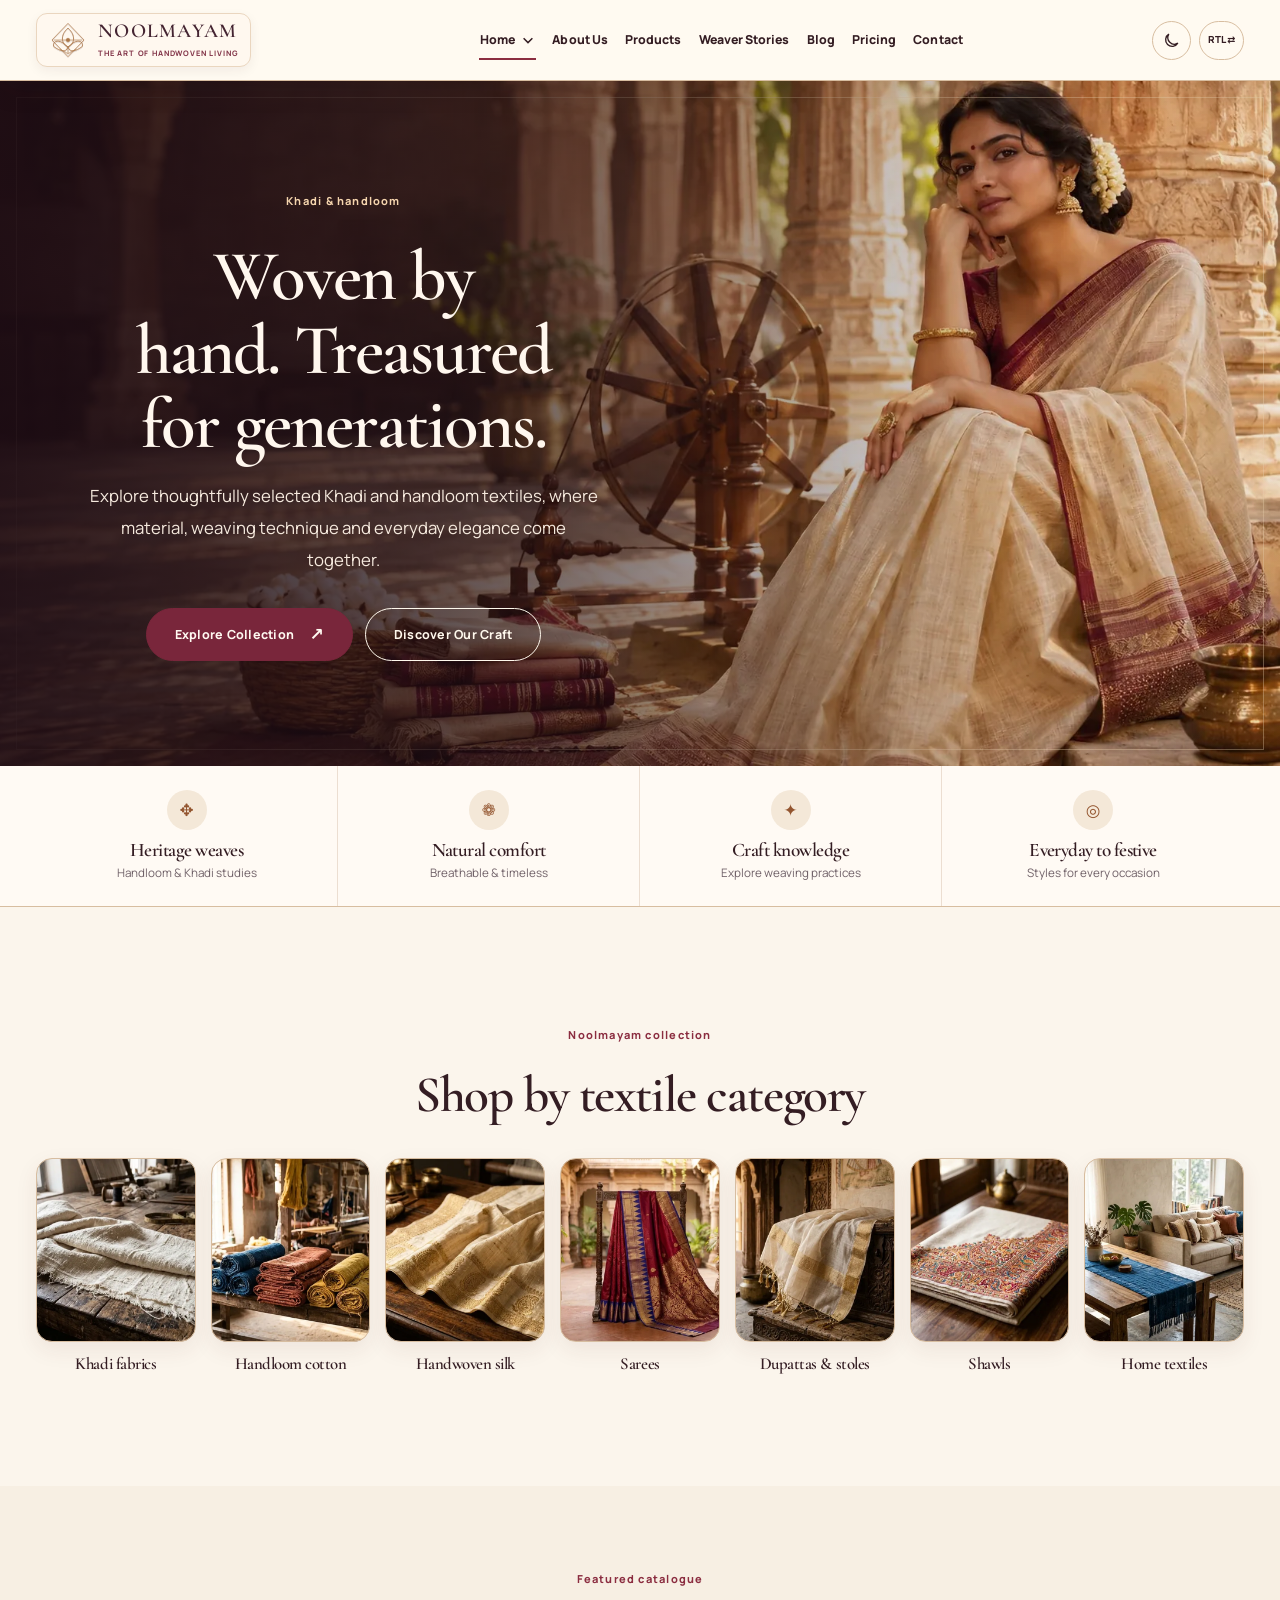
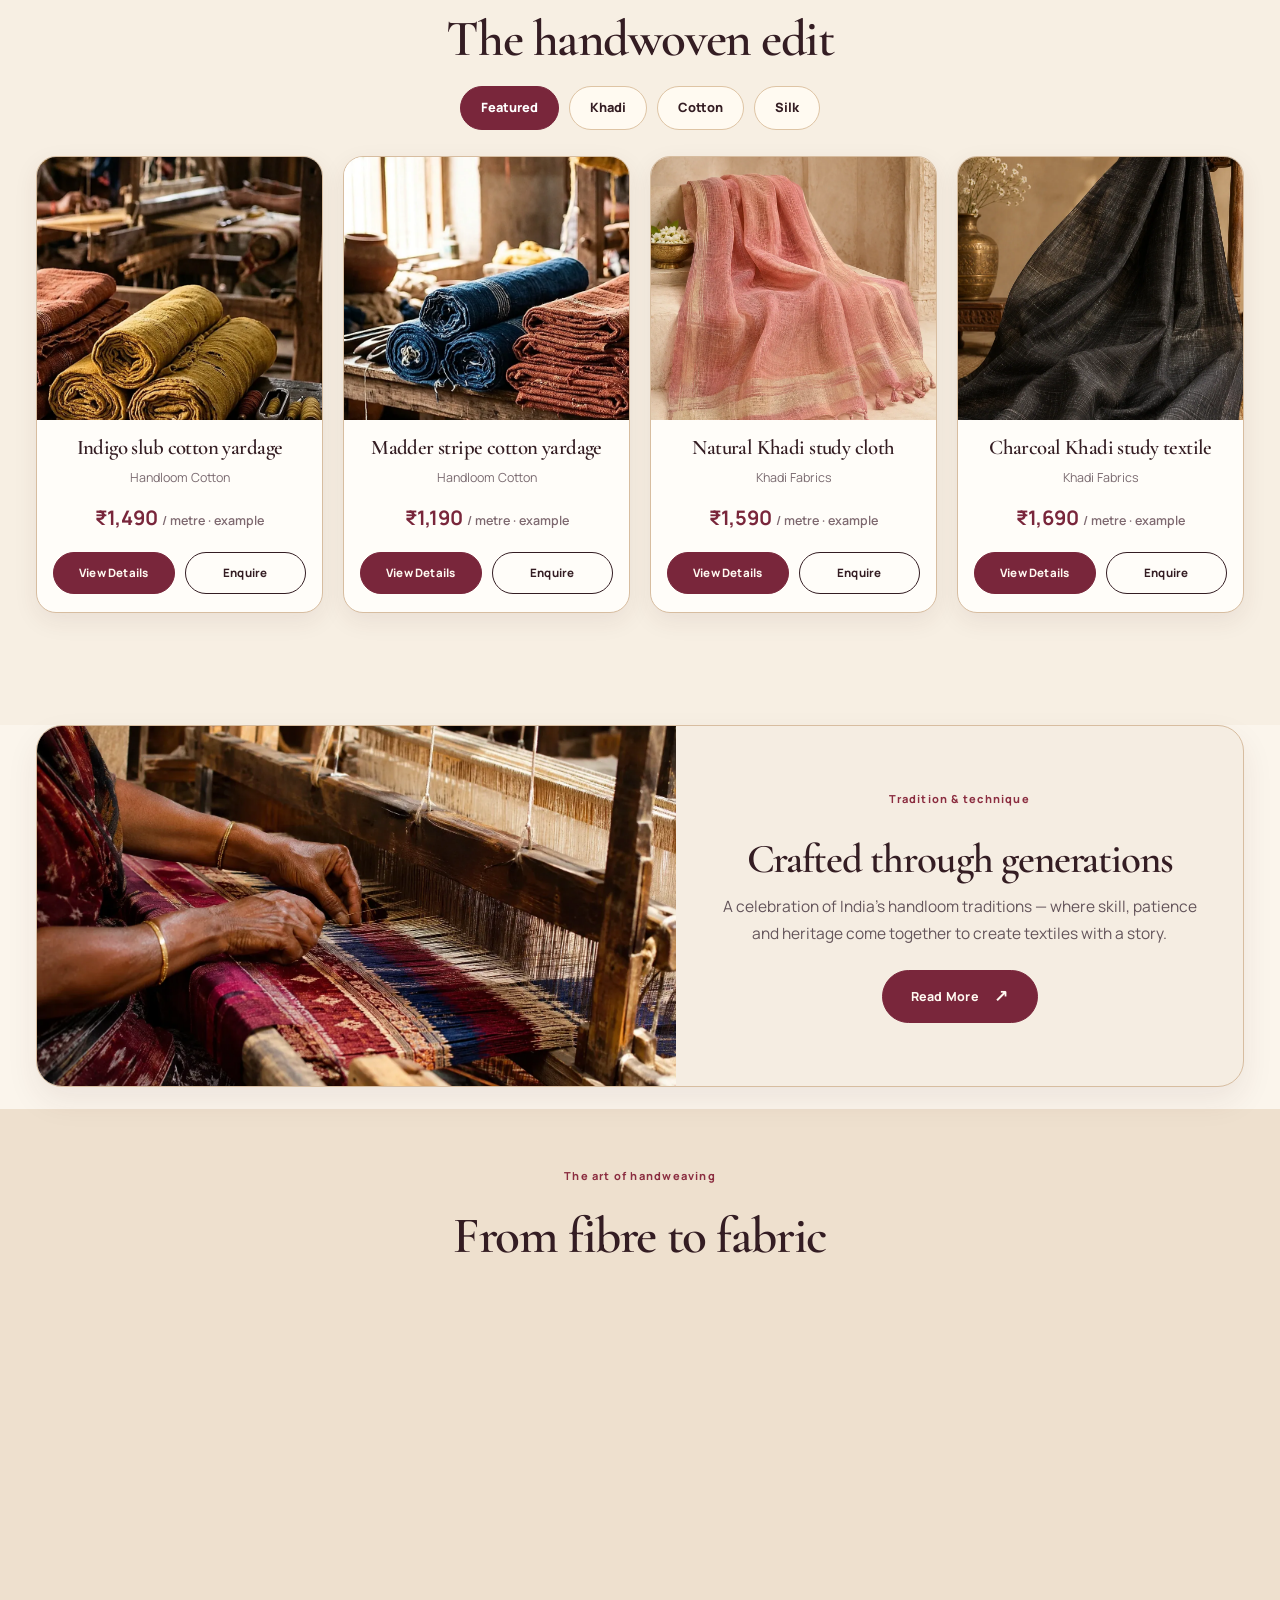
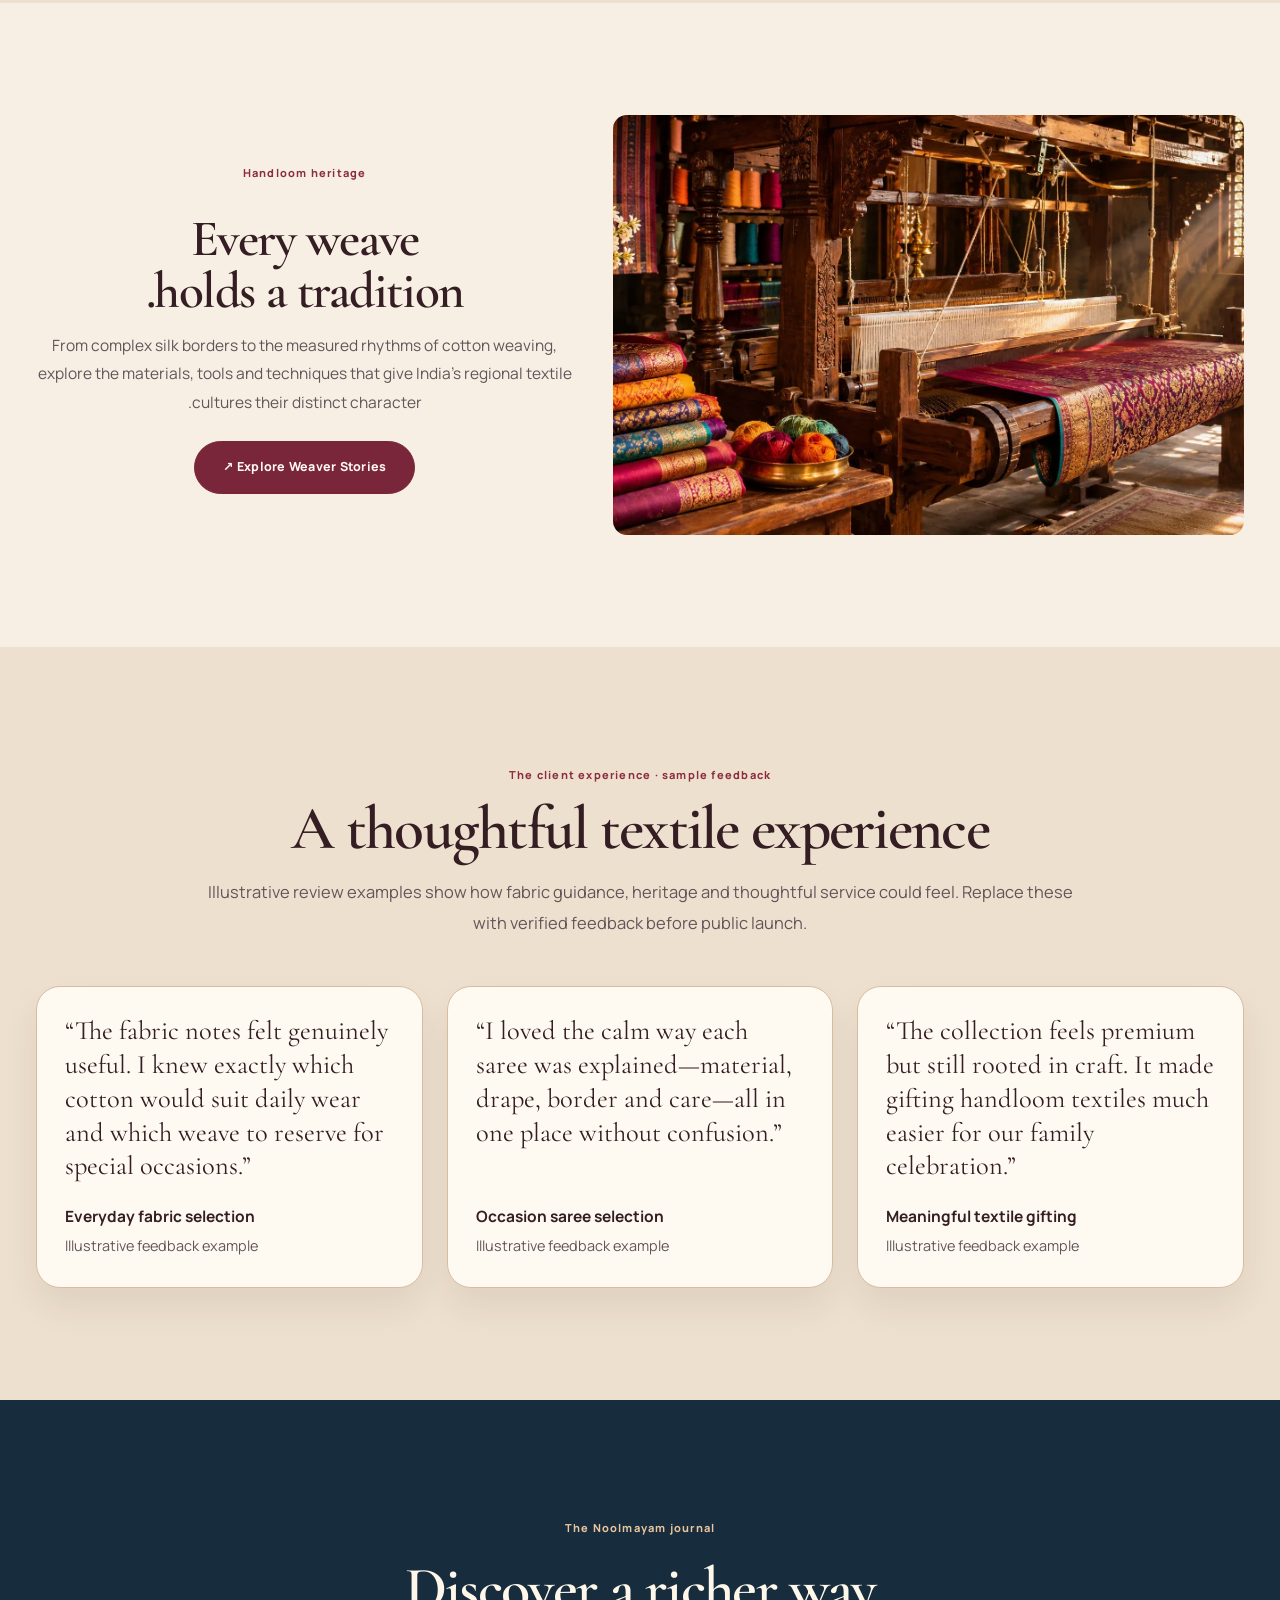
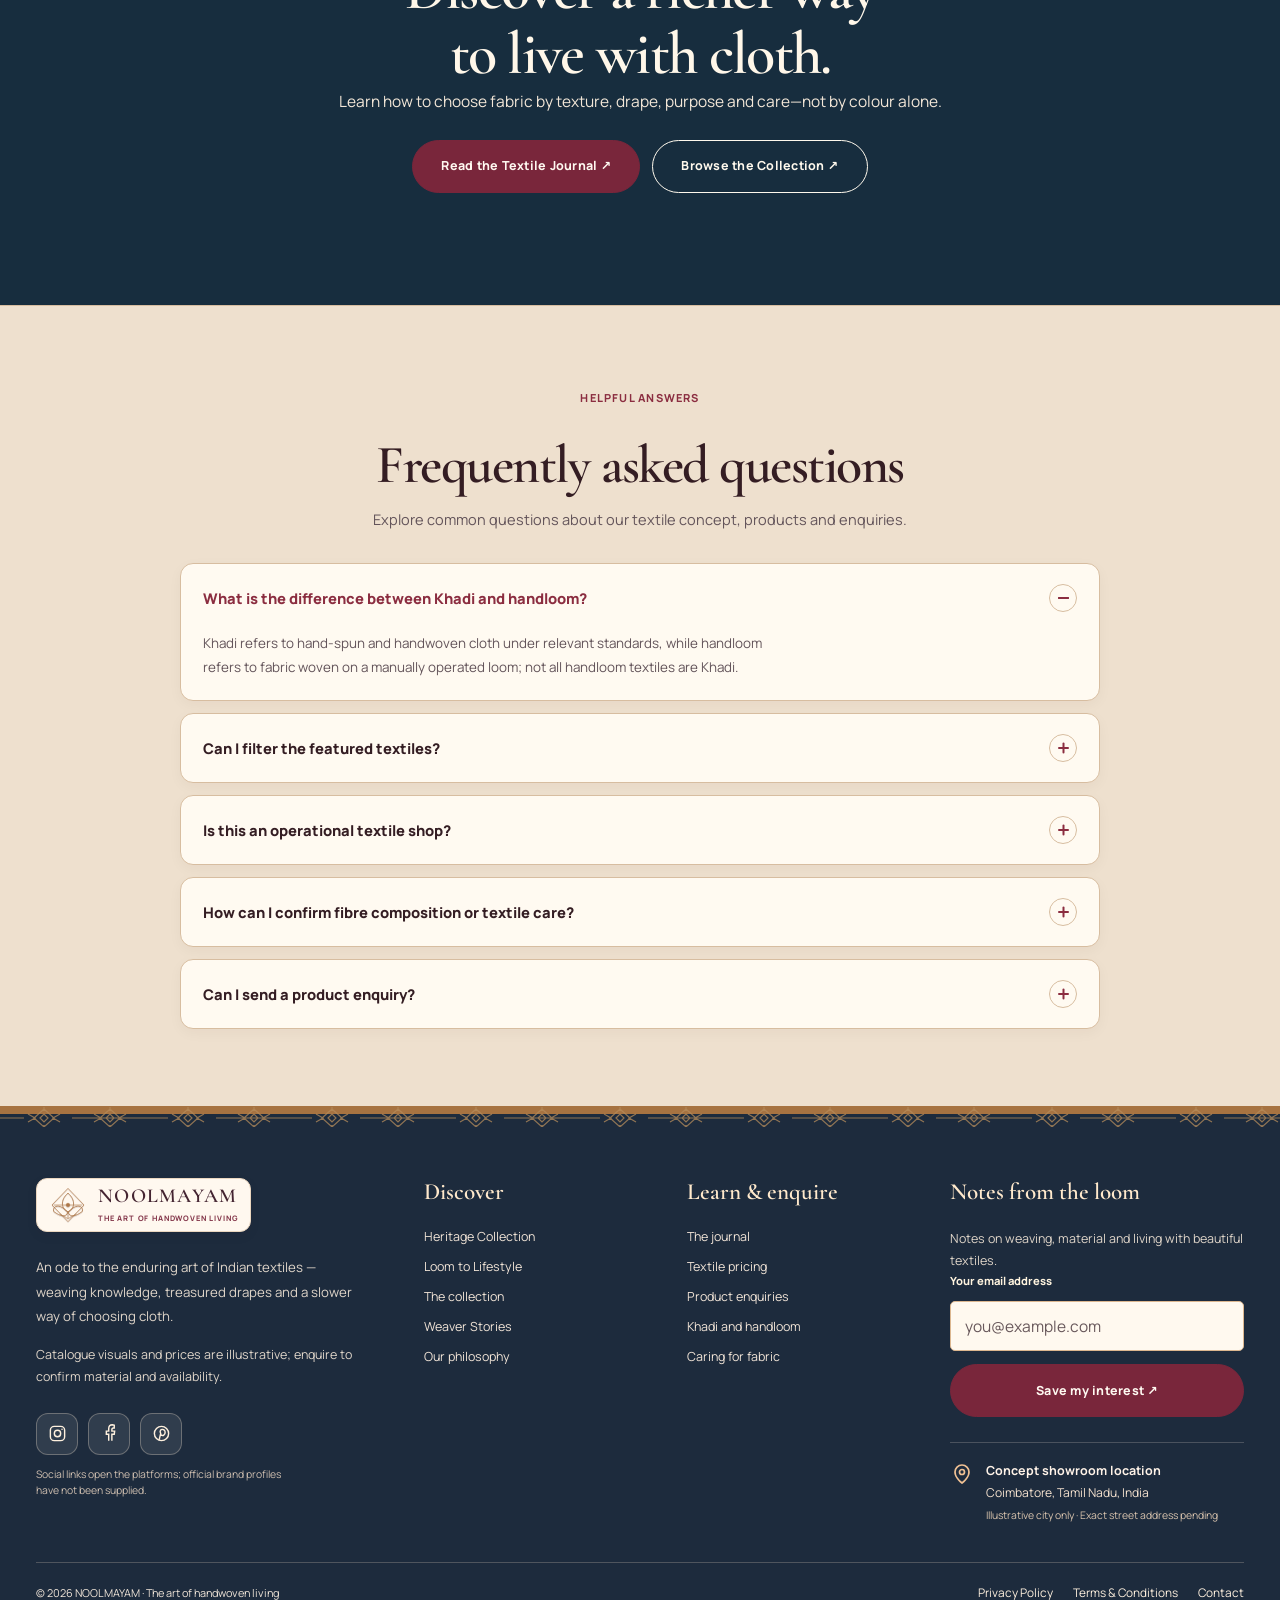
<file: Noolmayam/index.html>
<!DOCTYPE html>

<html dir="ltr" lang="en"><head><meta charset="utf-8"/><meta content="width=device-width,initial-scale=1" name="viewport"/><meta content="#F6EFE3" name="theme-color"/><title>NOOLMAYAM | Heritage Khadi &amp; Handloom Textile Atelier</title><meta content="Explore heritage-inspired textiles, material knowledge and curated handloom collections at NOOLMAYAM." name="description"/><meta content="website" property="og:type"/><meta content="NOOLMAYAM | Heritage Khadi &amp; Handloom Textile Atelier" property="og:title"/><meta content="Explore heritage-inspired textiles, material knowledge and curated handloom collections at NOOLMAYAM." property="og:description"/><link href="assets/icons/favicon.png" rel="icon" type="image/png"/><link href="assets/icons/favicon-32x32.png" rel="icon" sizes="32x32" type="image/png"/><link href="assets/icons/apple-touch-icon.png" rel="apple-touch-icon"/><link href="https://fonts.googleapis.com" rel="preconnect"/><link crossorigin="" href="https://fonts.gstatic.com" rel="preconnect"/><link href="https://fonts.googleapis.com/css2?family=Cormorant+Garamond:wght@400;500;600;700&amp;family=Manrope:wght@400;500;600;700;800&amp;display=swap" rel="stylesheet"/><link href="assets/css/style.css" rel="stylesheet"/><link href="assets/css/heritage.css" rel="stylesheet"/><link href="assets/css/layout-polish.css" rel="stylesheet"/><link href="assets/css/rtl-hero-spacing.css" rel="stylesheet"/><link href="assets/css/client-review-fixes.css" rel="stylesheet"/><link href="assets/css/testing-team-qa.css" rel="stylesheet"/><link href="assets/css/unified-headings.css" rel="stylesheet"/><link href="assets/css/card-alignment-final.css" rel="stylesheet"/><script>try{document.documentElement.dataset.theme=localStorage.getItem('noolmayam-theme')||localStorage.getItem('noolora-theme')||'light';document.documentElement.dir=localStorage.getItem('noolmayam-dir')||localStorage.getItem('noolora-dir')||'ltr'}catch(e){}</script><script defer="" src="assets/js/data.js"></script><script defer="" src="assets/js/site.js"></script></head><body class="heritage-relaunch" data-page="home1"><a class="skip-link" href="#main">Skip to content</a><div id="siteHeader"></div><main id="main">
<section class="reference-home-hero">
<div class="reference-home-overlay"></div>
<div class="wrap reference-home-inner">
<div class="reference-home-copy">
<span class="eyebrow">Khadi &amp; handloom</span>
<h1>Woven by hand. Treasured for generations.</h1>
<p>Explore thoughtfully selected Khadi and handloom textiles, where material, weaving technique and everyday elegance come together.</p>
<div class="button-row">
<a class="btn btn-primary" href="products.html">Explore Collection <span aria-hidden="true">↗</span></a>
<a class="btn btn-outline btn-light-outline" href="weaver-stories.html">Discover Our Craft</a>
</div>
</div>
</div>
</section>
<section class="feature-mini-strip">
<div class="wrap">
<div class="mini-feature-grid">
<article><span>✥</span><h3>Heritage weaves</h3><p>Handloom &amp; Khadi studies</p></article>
<article><span>❁</span><h3>Natural comfort</h3><p>Breathable &amp; timeless</p></article>
<article><span>✦</span><h3>Craft knowledge</h3><p>Explore weaving practices</p></article>
<article><span>◎</span><h3>Everyday to festive</h3><p>Styles for every occasion</p></article>
</div>
</div>
</section>
<section class="section cream-section">
<div class="wrap">
<div class="section-heading ornamental">
<span class="eyebrow">Noolmayam collection</span>
<h2>Shop by textile category</h2>
</div>
<div class="category-row-grid">
<a class="category-row-card" href="products.html?category=Khadi%20Fabrics"><div aria-label="Khadi fabrics" class="atlas-image atlas-category-0" role="img"></div><h3>Khadi fabrics</h3></a>
<a class="category-row-card" href="products.html?category=Handloom%20Cotton"><div aria-label="Handloom cotton" class="atlas-image atlas-category-1" role="img"></div><h3>Handloom cotton</h3></a>
<a class="category-row-card" href="products.html?category=Handwoven%20Silk"><div aria-label="Handwoven silk" class="atlas-image atlas-category-2" role="img"></div><h3>Handwoven silk</h3></a>
<a class="category-row-card" href="products.html?category=Sarees"><div aria-label="Sarees" class="atlas-image atlas-category-3" role="img"></div><h3>Sarees</h3></a>
<a class="category-row-card" href="products.html?category=Dupattas%20%26%20Stoles"><div aria-label="Dupattas and stoles" class="atlas-image atlas-category-4" role="img"></div><h3>Dupattas &amp; stoles</h3></a>
<a class="category-row-card" href="products.html?category=Shawls"><div aria-label="Shawls" class="atlas-image atlas-category-5" role="img"></div><h3>Shawls</h3></a>
<a class="category-row-card" href="products.html?category=Home%20Textiles"><div aria-label="Home textiles" class="atlas-image atlas-category-6" role="img"></div><h3>Home textiles</h3></a>
</div>
</div>
</section>
<section class="section showcase-section">
<div class="wrap">
<div class="showcase-head">
<div class="section-heading ornamental left">
<span class="eyebrow">Featured catalogue</span>
<h2>The handwoven edit</h2>
</div>
<div role="group" aria-label="Filter featured textiles" class="showcase-tabs"><button class="active" type="button" data-showcase="featured" aria-pressed="true">Featured</button><button type="button" data-showcase="Khadi Fabrics" aria-pressed="false">Khadi</button><button type="button" data-showcase="Handloom Cotton" aria-pressed="false">Cotton</button><button type="button" data-showcase="Handwoven Silk" aria-pressed="false">Silk</button></div>
</div>
<div class="showcase-product-grid">
<article class="catalog-card"><img alt="Illustrative textile visual of Indigo Slub Cotton Yardage" loading="lazy" src="assets/images/product-01.webp"/><div class="catalog-copy"><h3>Indigo slub cotton yardage</h3><p>Handloom Cotton</p><strong>₹1,490 <small>/ metre · example</small></strong><div class="catalog-actions"><a class="btn btn-primary" href="product-details.html?id=t01">View Details</a><a class="btn btn-outline" href="contact.html?product=t01">Enquire</a></div></div></article>
<article class="catalog-card"><img alt="Illustrative textile visual of Madder Stripe Cotton Yardage" loading="lazy" src="assets/images/product-02.webp"/><div class="catalog-copy"><h3>Madder stripe cotton yardage</h3><p>Handloom Cotton</p><strong>₹1,190 <small>/ metre · example</small></strong><div class="catalog-actions"><a class="btn btn-primary" href="product-details.html?id=t02">View Details</a><a class="btn btn-outline" href="contact.html?product=t02">Enquire</a></div></div></article>
<article class="catalog-card"><img alt="Illustrative textile visual of Natural Khadi Study Cloth" loading="lazy" src="assets/images/product-03.webp"/><div class="catalog-copy"><h3>Natural Khadi study cloth</h3><p>Khadi Fabrics</p><strong>₹1,590 <small>/ metre · example</small></strong><div class="catalog-actions"><a class="btn btn-primary" href="product-details.html?id=t03">View Details</a><a class="btn btn-outline" href="contact.html?product=t03">Enquire</a></div></div></article>
<article class="catalog-card"><img alt="Illustrative textile visual of Charcoal Khadi Study Textile" loading="lazy" src="assets/images/product-04.webp"/><div class="catalog-copy"><h3>Charcoal Khadi study textile</h3><p>Khadi Fabrics</p><strong>₹1,690 <small>/ metre · example</small></strong><div class="catalog-actions"><a class="btn btn-primary" href="product-details.html?id=t04">View Details</a><a class="btn btn-outline" href="contact.html?product=t04">Enquire</a></div></div></article>
</div>
</div>
</section>
<section class="section split-highlight-section">
<div class="wrap split-highlight-panel">
<div class="split-highlight-image"><img alt="Threads being prepared on a loom" loading="lazy" src="assets/images/heritage-loom-detail.webp"/></div>
<div class="split-highlight-copy">
<span class="eyebrow">Tradition &amp; technique</span>
<h2>Crafted through generations</h2>
<p>A celebration of India’s handloom traditions — where skill, patience and heritage come together to create textiles with a story.</p>
<a class="btn btn-primary" href="weaver-stories.html">Read More <span aria-hidden="true">↗</span></a>
</div>
</div>
</section>
<section class="section tactile-chapters"><div class="wrap"><div class="section-heading ornamental"><span class="eyebrow">The art of handweaving</span><h2>From fibre to fabric</h2></div><div class="process-story-grid"><article><span>01</span><h3>Fibre &amp; yarn</h3><p>Preparation begins with the fibre and the yarn. Hand-spinning is specific to traditions such as genuine Khadi; it does not apply to every handloom textile.</p></article><article><span>02</span><h3>The working loom</h3><p>Warp threads are arranged and tensioned, while the weft passes across them to create woven cloth and its evolving texture.</p></article><article><span>03</span><h3>The finishing touch</h3><p>Texture, width, drape and care needs depend on yarn, weave, finishing and intended use—ask for specifications before buying.</p></article></div></div></section><section class="section journal-teaser"><div class="wrap"><div class="journal-teaser-grid"><img alt="Traditional wooden handloom in a warm workshop" loading="lazy" src="assets/images/heritage-loom-banner.webp"/><div><span class="eyebrow">Handloom heritage</span><h2>Every weave holds a tradition.</h2><p>From complex silk borders to the measured rhythms of cotton weaving, explore the materials, tools and techniques that give India's regional textile cultures their distinct character.</p><a class="btn btn-primary" href="weaver-stories.html">Explore Weaver Stories ↗</a></div></div></div></section><section class="section alt-section">
<div class="wrap">
<div class="section-head center">
<span class="eyebrow">The client experience · sample feedback</span>
<h2>A thoughtful textile experience</h2>
<p>Illustrative review examples show how fabric guidance, heritage and thoughtful service could feel. Replace these with verified feedback before public launch.</p>
</div>
<div class="testimonial-grid">
<article class="testimonial-card"><p class="testimonial-quote">“The fabric notes felt genuinely useful. I knew exactly which cotton would suit daily wear and which weave to reserve for special occasions.”</p><div class="testimonial-meta"><strong>Everyday fabric selection</strong><span>Illustrative feedback example</span></div></article>
<article class="testimonial-card"><p class="testimonial-quote">“I loved the calm way each saree was explained—material, drape, border and care—all in one place without confusion.”</p><div class="testimonial-meta"><strong>Occasion saree selection</strong><span>Illustrative feedback example</span></div></article>
<article class="testimonial-card"><p class="testimonial-quote">“The collection feels premium but still rooted in craft. It made gifting handloom textiles much easier for our family celebration.”</p><div class="testimonial-meta"><strong>Meaningful textile gifting</strong><span>Illustrative feedback example</span></div></article>
</div>
</div>
</section><section class="section ending-invitation"><div class="wrap"><div class="ending-invitation-inner"><span class="eyebrow">The Noolmayam journal</span><h2>Discover a richer way to live with cloth.</h2><p>Learn how to choose fabric by texture, drape, purpose and care—not by colour alone.</p><div class="button-row"><a class="btn btn-primary" href="blog.html">Read the Textile Journal ↗</a><a class="btn btn-outline btn-dark-outline" href="products.html">Browse the Collection ↗</a></div></div></div></section></main><div id="siteFooter"></div><div aria-live="polite" class="toast" id="toast" role="status"></div></body></html>
</file>
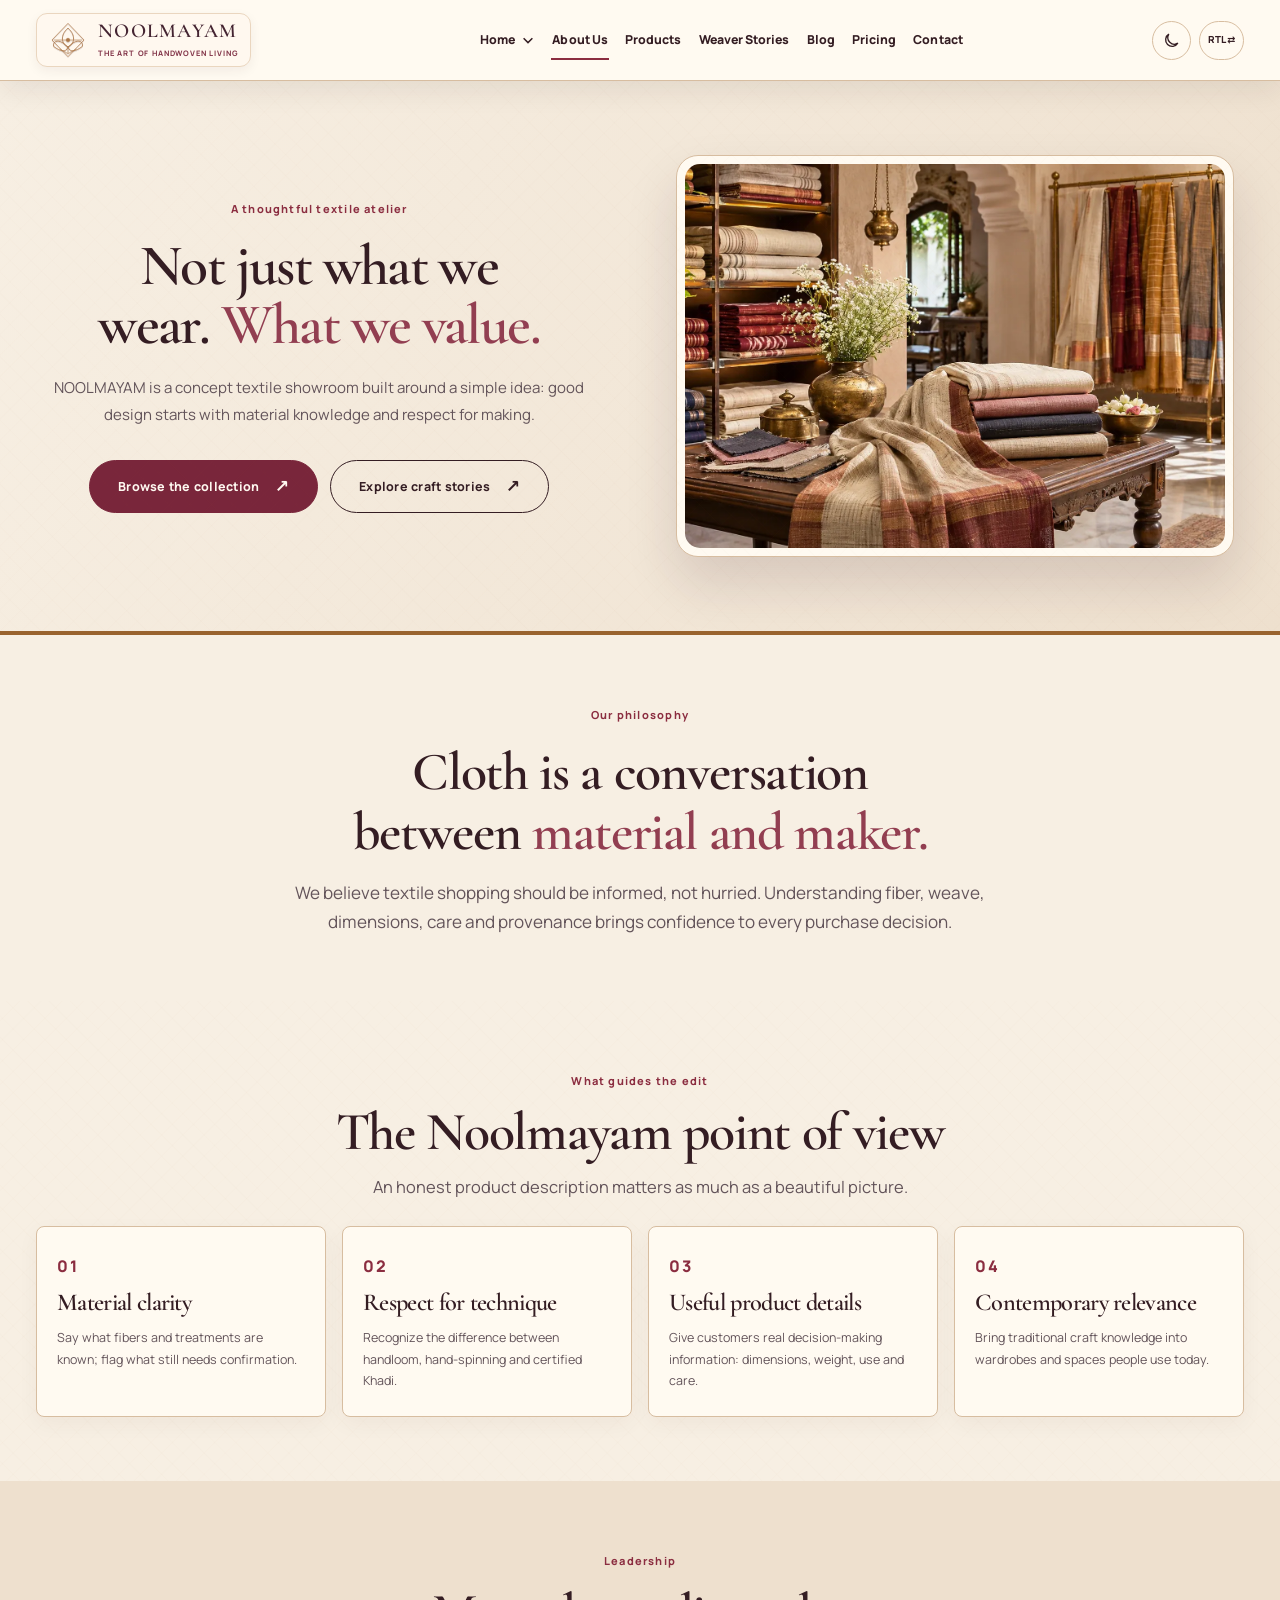
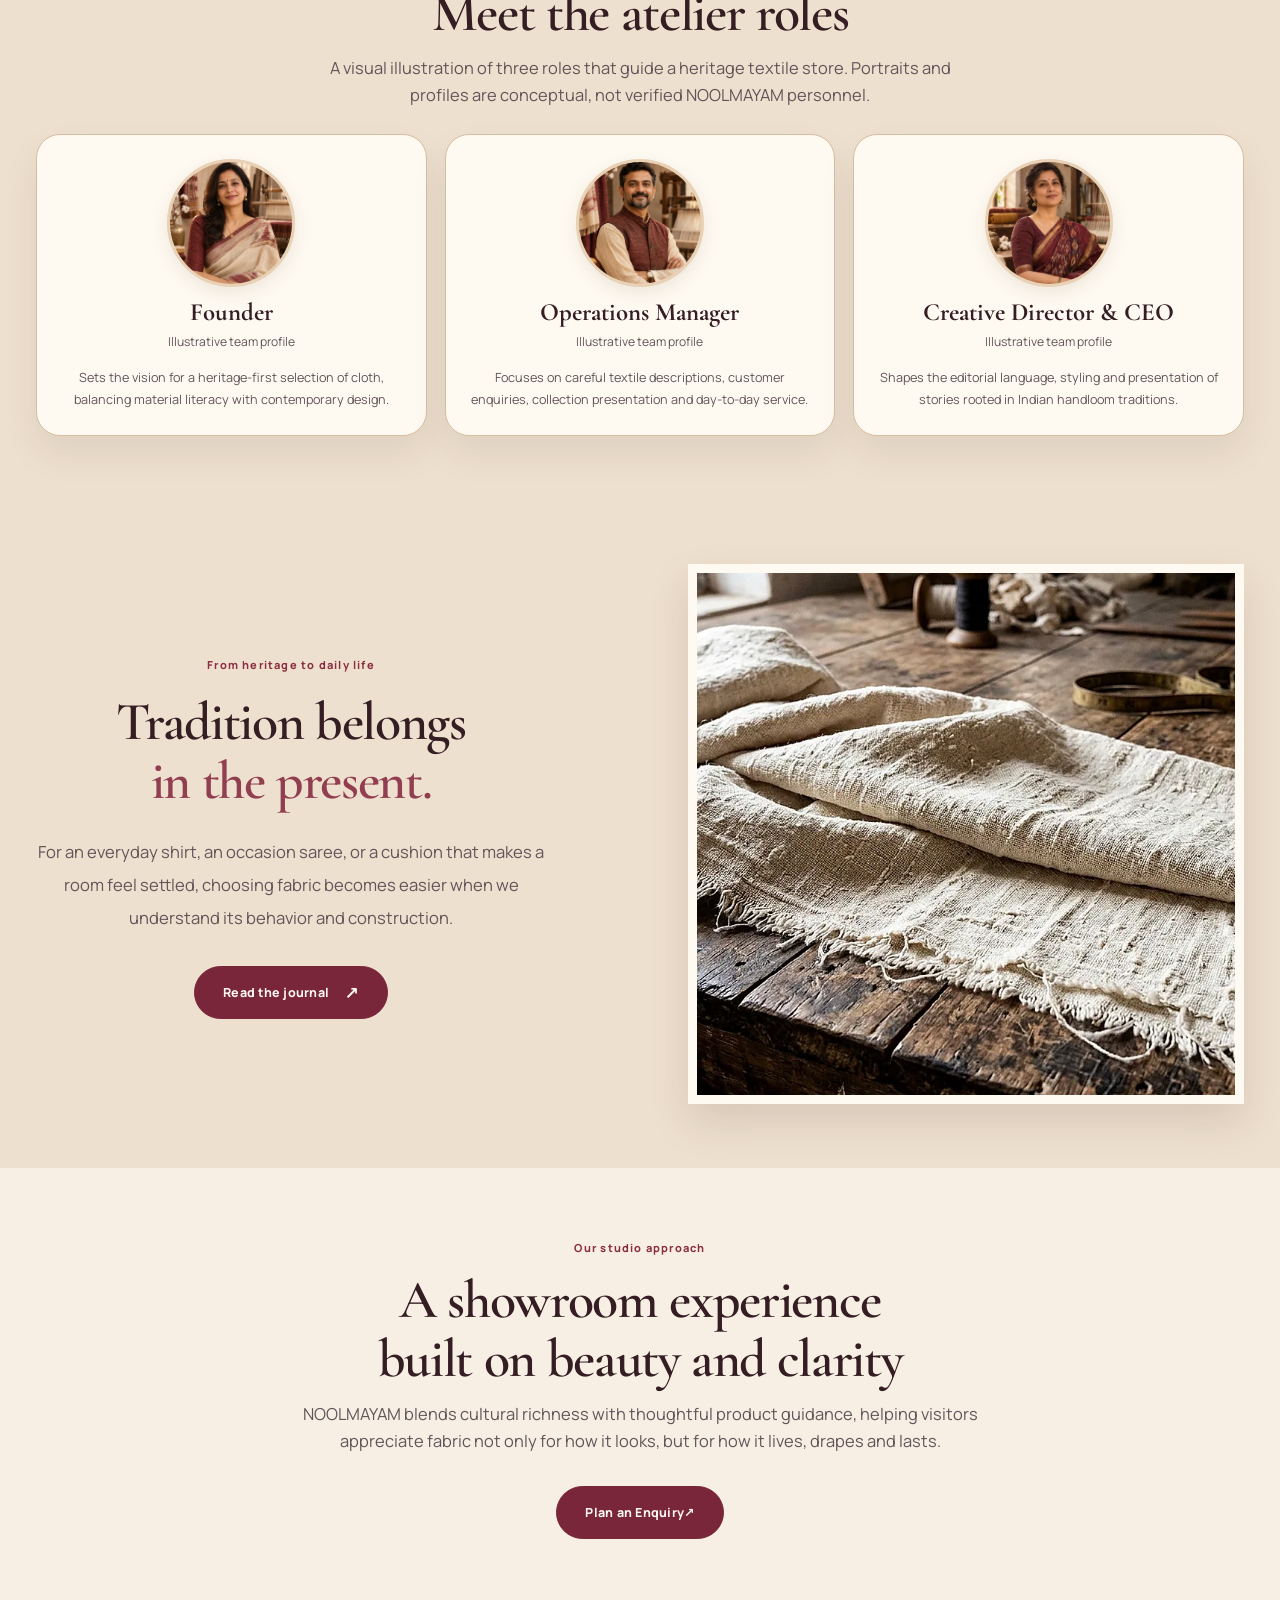
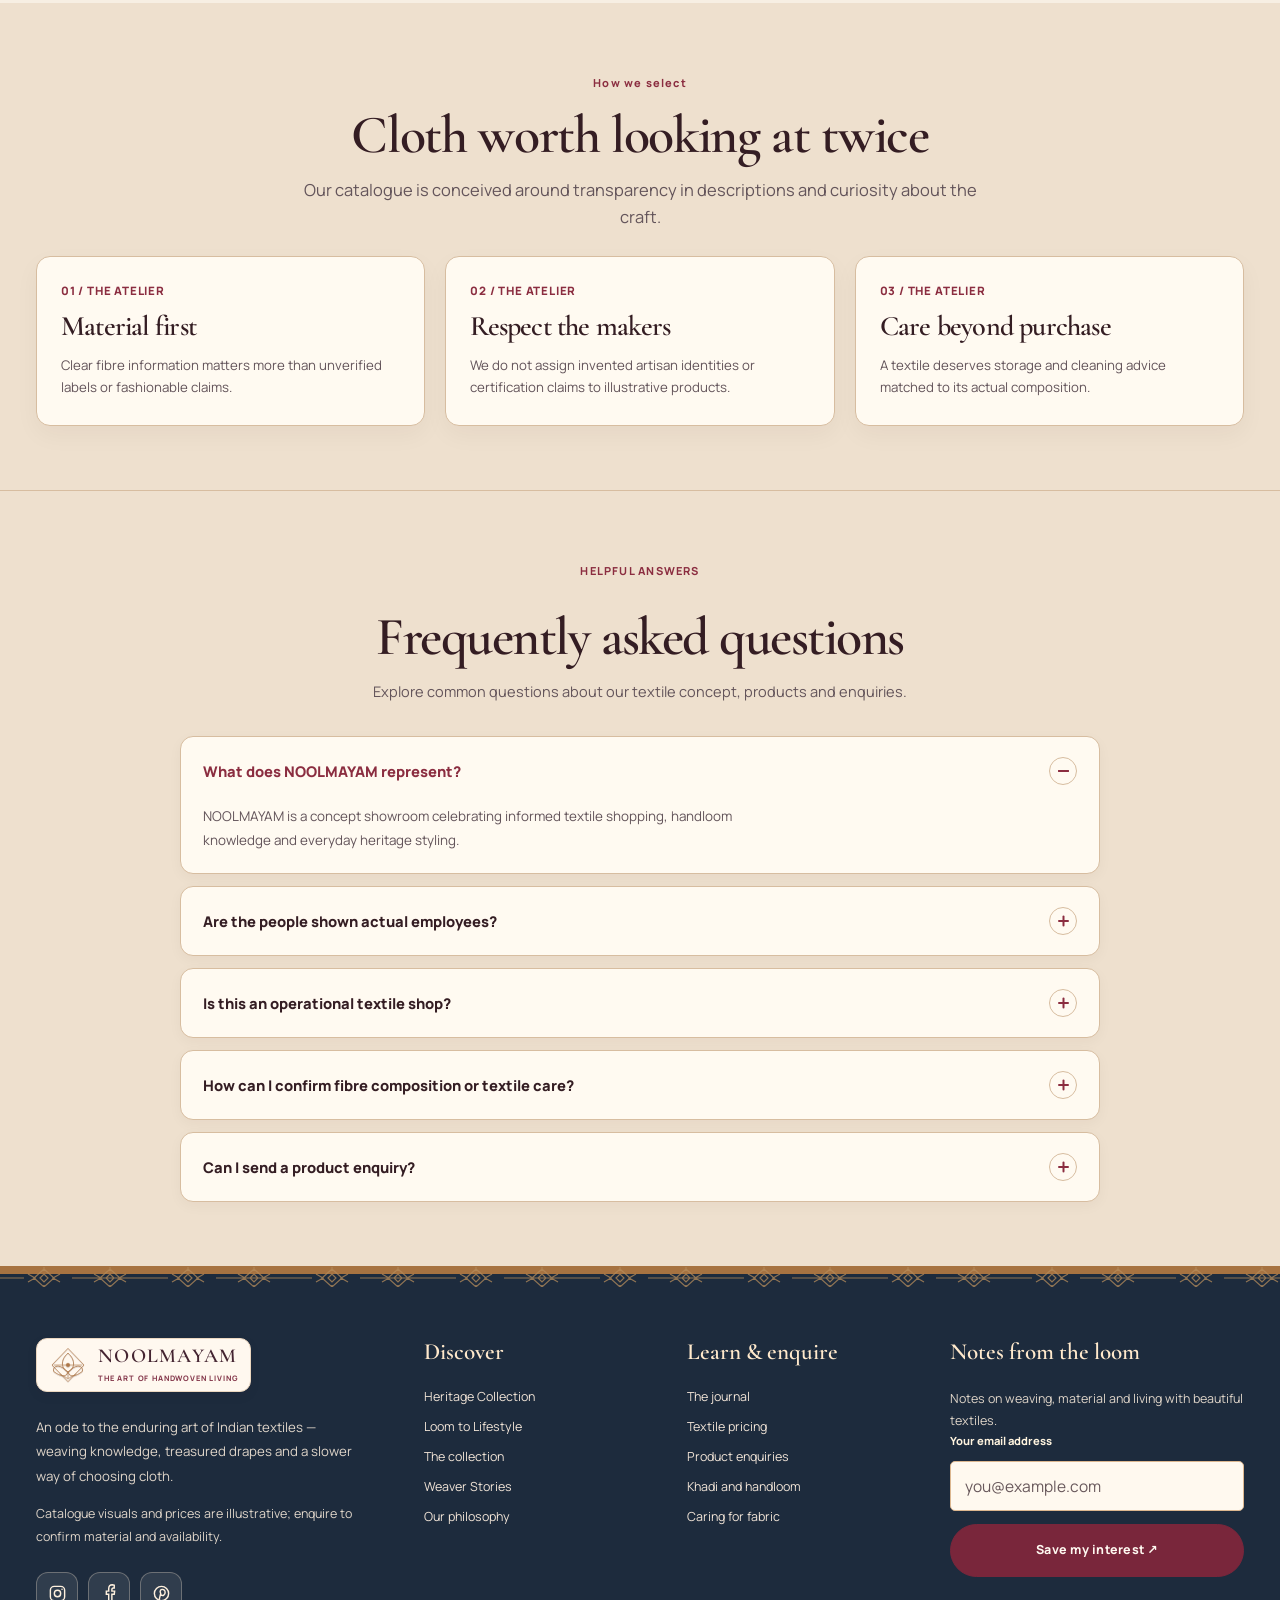
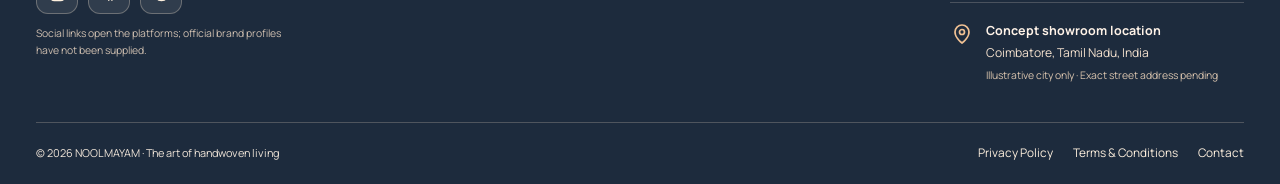
<file: Noolmayam/about.html>
<!DOCTYPE html>

<html dir="ltr" lang="en"><head><meta charset="utf-8"/><meta content="width=device-width,initial-scale=1" name="viewport"/><meta content="#F6EFE3" name="theme-color"/><title>About the NOOLMAYAM Atelier</title><meta content="Learn the guiding principles and purpose behind NOOLMAYAM’s textile concept." name="description"/><meta content="website" property="og:type"/><meta content="About the NOOLMAYAM Atelier" property="og:title"/><meta content="Learn the guiding principles and purpose behind NOOLMAYAM’s textile concept." property="og:description"/><link href="assets/icons/favicon.png" rel="icon" type="image/png"/><link href="assets/icons/favicon-32x32.png" rel="icon" sizes="32x32" type="image/png"/><link href="assets/icons/apple-touch-icon.png" rel="apple-touch-icon"/><link href="https://fonts.googleapis.com" rel="preconnect"/><link crossorigin="" href="https://fonts.gstatic.com" rel="preconnect"/><link href="https://fonts.googleapis.com/css2?family=Cormorant+Garamond:wght@400;500;600;700&amp;family=Manrope:wght@400;500;600;700;800&amp;display=swap" rel="stylesheet"/><link href="assets/css/style.css" rel="stylesheet"/><link href="assets/css/heritage.css" rel="stylesheet"/><link href="assets/css/layout-polish.css" rel="stylesheet"/><link href="assets/css/rtl-hero-spacing.css" rel="stylesheet"/><link href="assets/css/client-review-fixes.css" rel="stylesheet"/><link href="assets/css/testing-team-qa.css" rel="stylesheet"/><link href="assets/css/unified-headings.css" rel="stylesheet"/><link href="assets/css/card-alignment-final.css" rel="stylesheet"/><script>try{document.documentElement.dataset.theme=localStorage.getItem('noolmayam-theme')||localStorage.getItem('noolora-theme')||'light';document.documentElement.dir=localStorage.getItem('noolmayam-dir')||localStorage.getItem('noolora-dir')||'ltr'}catch(e){}</script><script defer="" src="assets/js/data.js"></script><script defer="" src="assets/js/site.js"></script></head><body class="heritage-relaunch" data-page="about"><a class="skip-link" href="#main">Skip to content</a><div id="siteHeader"></div><main id="main"><section class="page-hero compact-hero"><div class="wrap page-hero-grid"><div class="hero-copy"><span class="eyebrow">A thoughtful textile atelier</span><h1>Not just what we wear. <span class="heading-accent">What we value.</span></h1><p>NOOLMAYAM is a concept textile showroom built around a simple idea: good design starts with material knowledge and respect for making.</p><div class="button-row"><a class="btn btn-primary" href="products.html">Browse the collection<span aria-hidden="true">↗</span></a><a class="btn btn-outline" href="weaver-stories.html">Explore craft stories<span aria-hidden="true">↗</span></a></div></div><div class="hero-art"><div class="photo-frame"><img alt="Artisan weaving traditional handicraft saree" class="" decoding="async" loading="eager" src="assets/images/about-hero.webp"/></div><span class="corner-mark">NOOLMAYAM <span>✳</span> ATELIER</span></div></div></section><section class="section"><div class="wrap"><div class="about-manifesto"><span class="eyebrow">Our philosophy</span><h2>Cloth is a conversation between <span class="heading-accent">material and maker.</span></h2><p>We believe textile shopping should be informed, not hurried. Understanding fiber, weave, dimensions, care and provenance brings confidence to every purchase decision.</p></div></div></section><section class="section grain"><div class="wrap"><div class="section-head center"><span class="eyebrow">What guides the edit</span><h2>The Noolmayam point of view</h2><p>An honest product description matters as much as a beautiful picture.</p></div><div class="values-grid"><article><span class="big-num">01</span><h3>Material clarity</h3><p>Say what fibers and treatments are known; flag what still needs confirmation.</p></article><article><span class="big-num">02</span><h3>Respect for technique</h3><p>Recognize the difference between handloom, hand-spinning and certified Khadi.</p></article><article><span class="big-num">03</span><h3>Useful product details</h3><p>Give customers real decision-making information: dimensions, weight, use and care.</p></article><article><span class="big-num">04</span><h3>Contemporary relevance</h3><p>Bring traditional craft knowledge into wardrobes and spaces people use today.</p></article></div></div></section><section class="section alt-section">
<div class="wrap">
<div class="section-head center">
<span class="eyebrow">Leadership</span>
<h2>Meet the atelier roles</h2>
<p>A visual illustration of three roles that guide a heritage textile store. Portraits and profiles are conceptual, not verified NOOLMAYAM personnel.</p>
</div>
<div class="leadership-grid">
<article class="leadership-card">
<img alt="AI-generated illustrative portrait for Founder role" loading="lazy" src="assets/images/team-founder.webp"/>
<div><strong>Founder</strong><span>Illustrative team profile</span></div>
<p>Sets the vision for a heritage-first selection of cloth, balancing material literacy with contemporary design.</p>
</article>
<article class="leadership-card">
<img alt="AI-generated illustrative portrait for Operations Manager role" loading="lazy" src="assets/images/team-manager.webp"/>
<div><strong>Operations Manager</strong><span>Illustrative team profile</span></div>
<p>Focuses on careful textile descriptions, customer enquiries, collection presentation and day-to-day service.</p>
</article>
<article class="leadership-card">
<img alt="AI-generated illustrative portrait for Creative Director &amp; CEO role" loading="lazy" src="assets/images/team-ceo.webp"/>
<div><strong>Creative Director &amp; CEO</strong><span>Illustrative team profile</span></div>
<p>Shapes the editorial language, styling and presentation of stories rooted in Indian handloom traditions.</p>
</article>
</div>
</div>
</section><section class="section alt-section"><div class="wrap"><div class="split-editorial"><img alt="Traditional carved wooden textile blocks and handloom fabrics" class="editorial-photo" decoding="async" loading="lazy" src="assets/images/about-split.webp"/><div class="split-copy"><span class="eyebrow">From heritage to daily life</span><h2>Tradition belongs <span class="heading-accent">in the present.</span></h2><p>For an everyday shirt, an occasion saree, or a cushion that makes a room feel settled, choosing fabric becomes easier when we understand its behavior and construction.</p><a class="btn btn-primary" href="blog.html">Read the journal<span aria-hidden="true">↗</span></a></div></div></div></section><section class="section"><div class="wrap"><div class="section-head center"><span class="eyebrow">Our studio approach</span><h2>A showroom experience built on beauty and clarity</h2><p>NOOLMAYAM blends cultural richness with thoughtful product guidance, helping visitors appreciate fabric not only for how it looks, but for how it lives, drapes and lasts.</p></div><div class="center-actions"><a class="btn btn-primary" href="contact.html">Plan an Enquiry↗</a></div></div></section><section aria-label="Cloth worth looking at twice" class="section cultural-knowledge"><div class="wrap"><div class="section-head center"><span class="eyebrow">How we select</span><h2>Cloth worth looking at twice</h2><p>Our catalogue is conceived around transparency in descriptions and curiosity about the craft.</p></div><div class="heritage-insights"><article class="heritage-insight"><span class="insight-number">01 / THE ATELIER</span><h3>Material first</h3><p>Clear fibre information matters more than unverified labels or fashionable claims.</p></article><article class="heritage-insight"><span class="insight-number">02 / THE ATELIER</span><h3>Respect the makers</h3><p>We do not assign invented artisan identities or certification claims to illustrative products.</p></article><article class="heritage-insight"><span class="insight-number">03 / THE ATELIER</span><h3>Care beyond purchase</h3><p>A textile deserves storage and cleaning advice matched to its actual composition.</p></article></div></div></section></main><div id="siteFooter"></div><div aria-live="polite" class="toast" id="toast" role="status"></div></body></html>
</file>
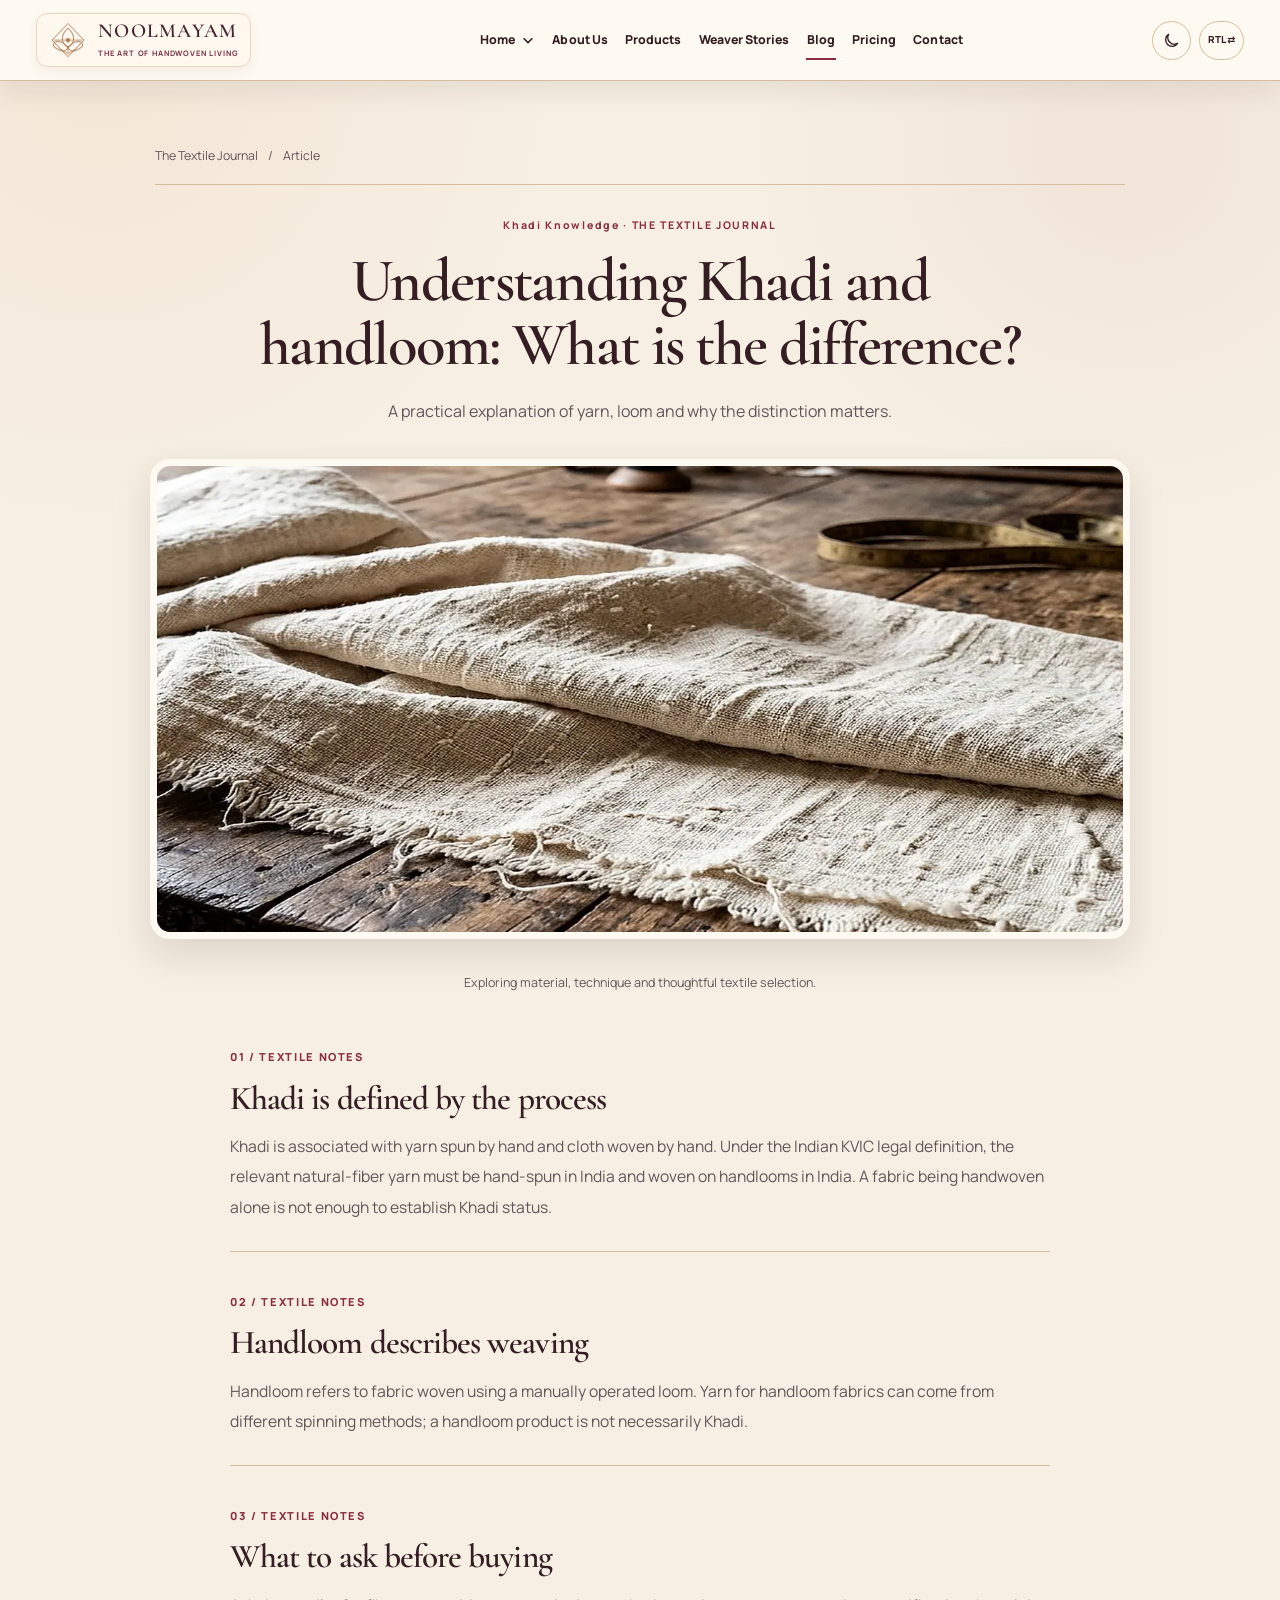
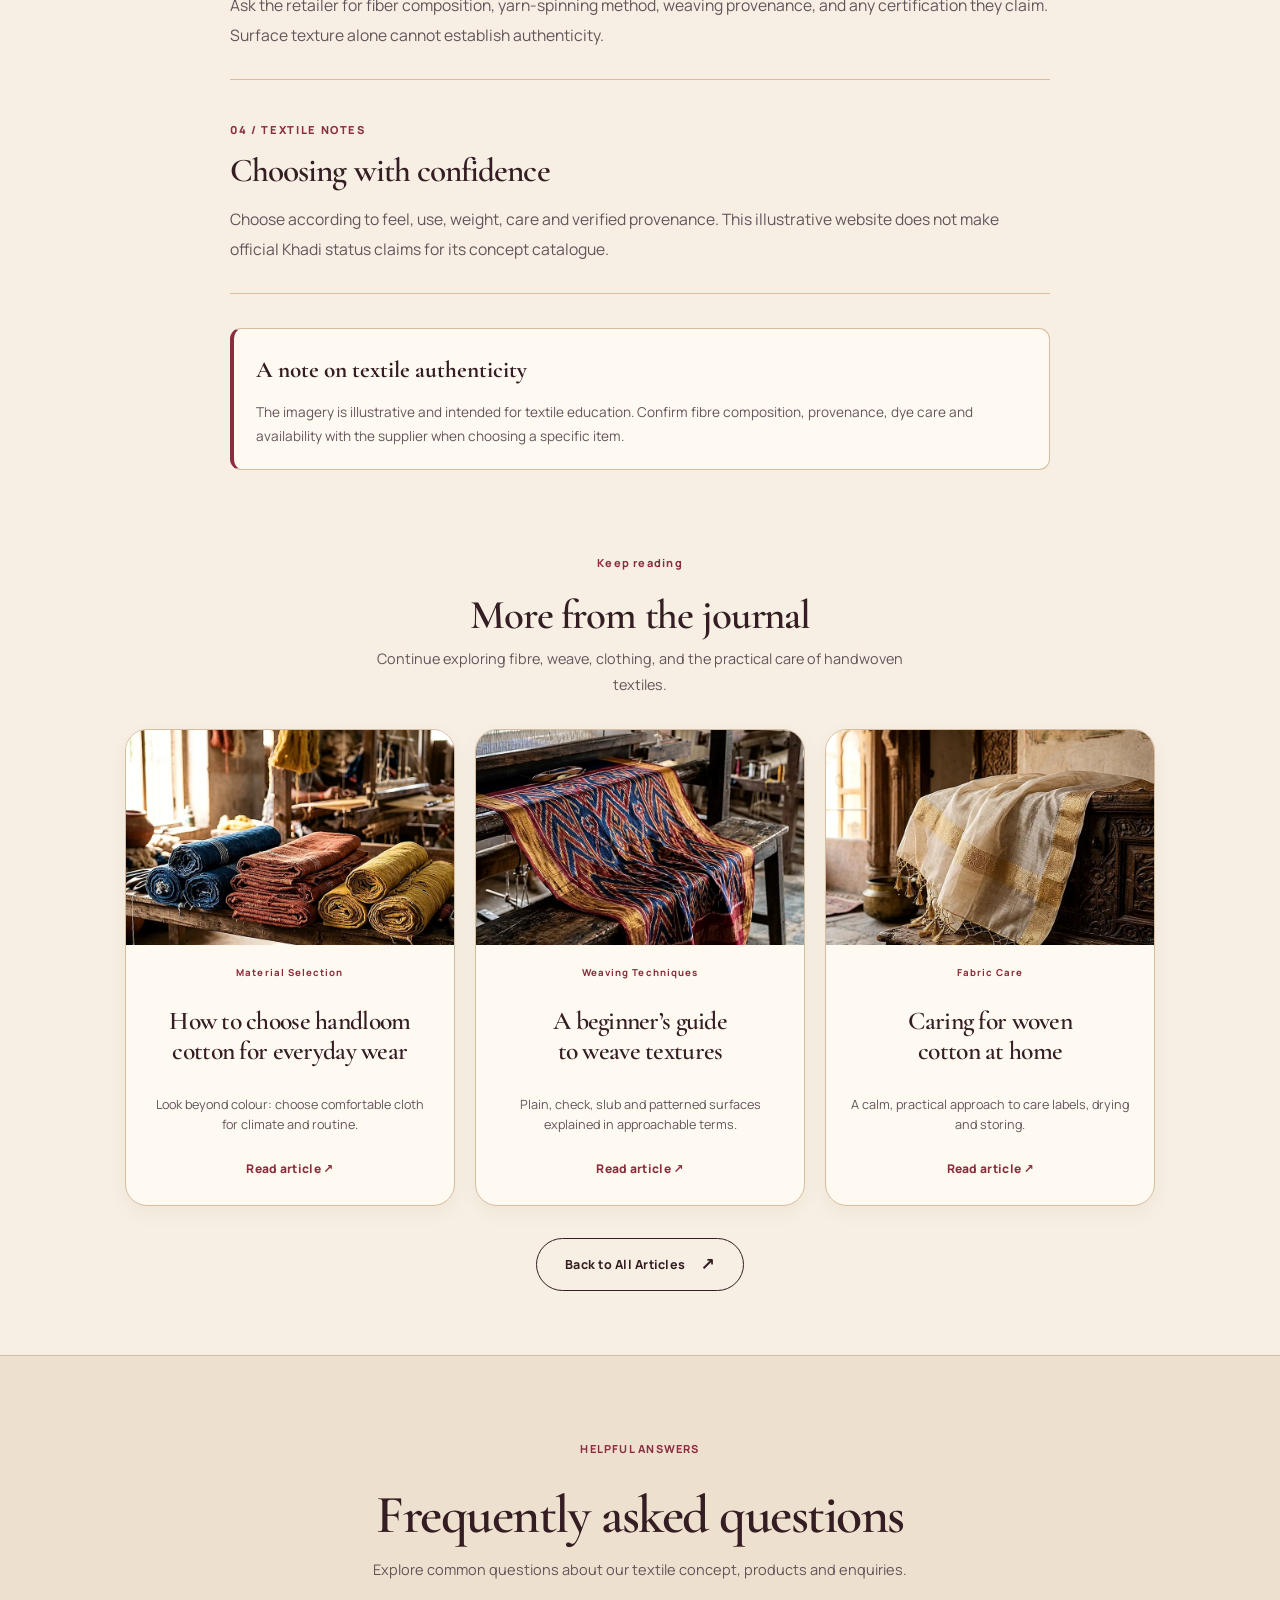
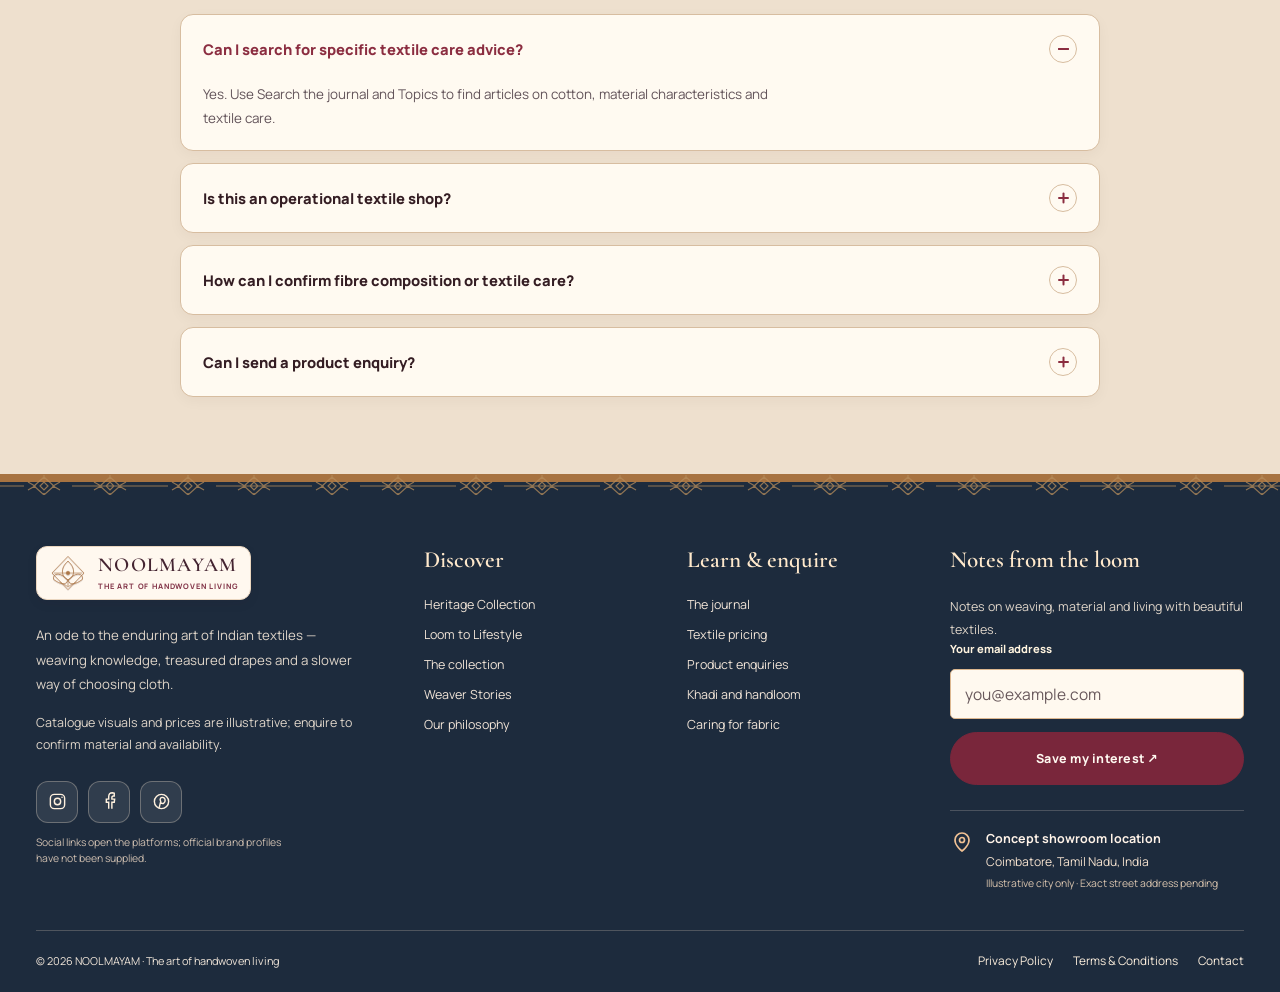
<file: Noolmayam/blog-details.html>
<!DOCTYPE html>

<html dir="ltr" lang="en"><head><meta charset="utf-8"/><meta content="width=device-width,initial-scale=1" name="viewport"/><meta content="#F6EFE3" name="theme-color"/><title>Journal Article | NOOLMAYAM</title><meta content="Read practical long-form articles about textile selection, care and traditional cloth." name="description"/><meta content="website" property="og:type"/><meta content="Journal Article | NOOLMAYAM" property="og:title"/><meta content="Read practical long-form articles about textile selection, care and traditional cloth." property="og:description"/><link href="assets/icons/favicon.png" rel="icon" type="image/png"/><link href="assets/icons/favicon-32x32.png" rel="icon" sizes="32x32" type="image/png"/><link href="assets/icons/apple-touch-icon.png" rel="apple-touch-icon"/><link href="https://fonts.googleapis.com" rel="preconnect"/><link crossorigin="" href="https://fonts.gstatic.com" rel="preconnect"/><link href="https://fonts.googleapis.com/css2?family=Cormorant+Garamond:wght@400;500;600;700&amp;family=Manrope:wght@400;500;600;700;800&amp;display=swap" rel="stylesheet"/><link href="assets/css/style.css" rel="stylesheet"/><link href="assets/css/heritage.css" rel="stylesheet"/><link href="assets/css/layout-polish.css" rel="stylesheet"/><link href="assets/css/rtl-hero-spacing.css" rel="stylesheet"/><link href="assets/css/client-review-fixes.css" rel="stylesheet"/><link href="assets/css/testing-team-qa.css" rel="stylesheet"/><link href="assets/css/unified-headings.css" rel="stylesheet"/><link href="assets/css/card-alignment-final.css" rel="stylesheet"/><script>try{document.documentElement.dataset.theme=localStorage.getItem('noolmayam-theme')||localStorage.getItem('noolora-theme')||'light';document.documentElement.dir=localStorage.getItem('noolmayam-dir')||localStorage.getItem('noolora-dir')||'ltr'}catch(e){}</script><script defer="" src="assets/js/data.js"></script><script defer="" src="assets/js/site.js"></script></head><body class="heritage-relaunch" data-page="blog"><a class="skip-link" href="#main">Skip to content</a><div id="siteHeader"></div><main id="main"><section class="section article-detail"><div class="wrap narrow">
<nav aria-label="Breadcrumb" class="breadcrumbs story-breadcrumbs"><a href="blog.html">The Textile Journal</a><span aria-hidden="true">/</span><span>Article</span></nav>
<div class="story-reading-page journal-reading-page" id="blogDetail"></div>
<section aria-labelledby="journalRelatedTitle" class="story-related-section">
<div class="story-related-heading"><span class="eyebrow">Keep reading</span><h2 id="journalRelatedTitle">More from the journal</h2><p>Continue exploring fibre, weave, clothing, and the practical care of handwoven textiles.</p></div>
<div class="journal-grid related-journal-grid" id="relatedArticles"></div>
</section>
<div class="center-actions story-back-actions"><a class="btn btn-outline" href="blog.html">Back to All Articles <span aria-hidden="true">↗</span></a></div>
</div></section></main><div id="siteFooter"></div><div aria-live="polite" class="toast" id="toast" role="status"></div></body></html>
</file>
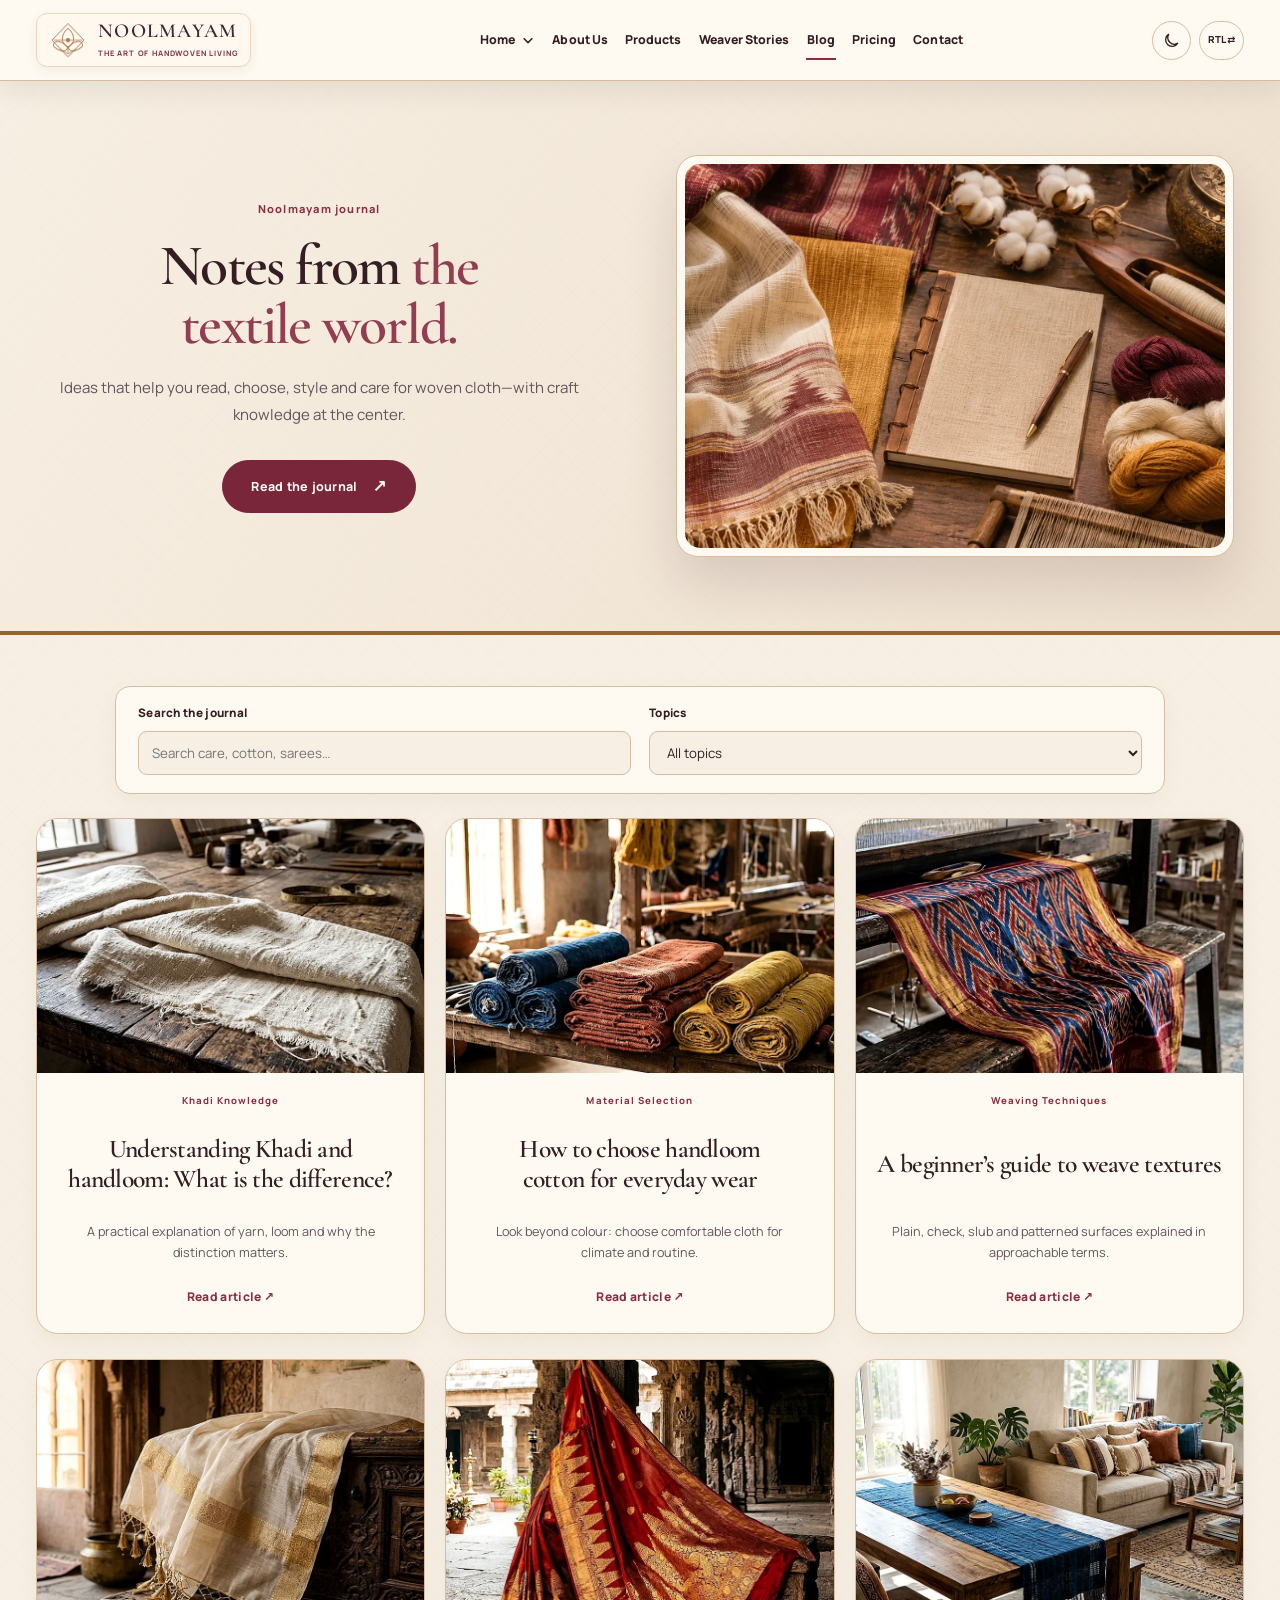
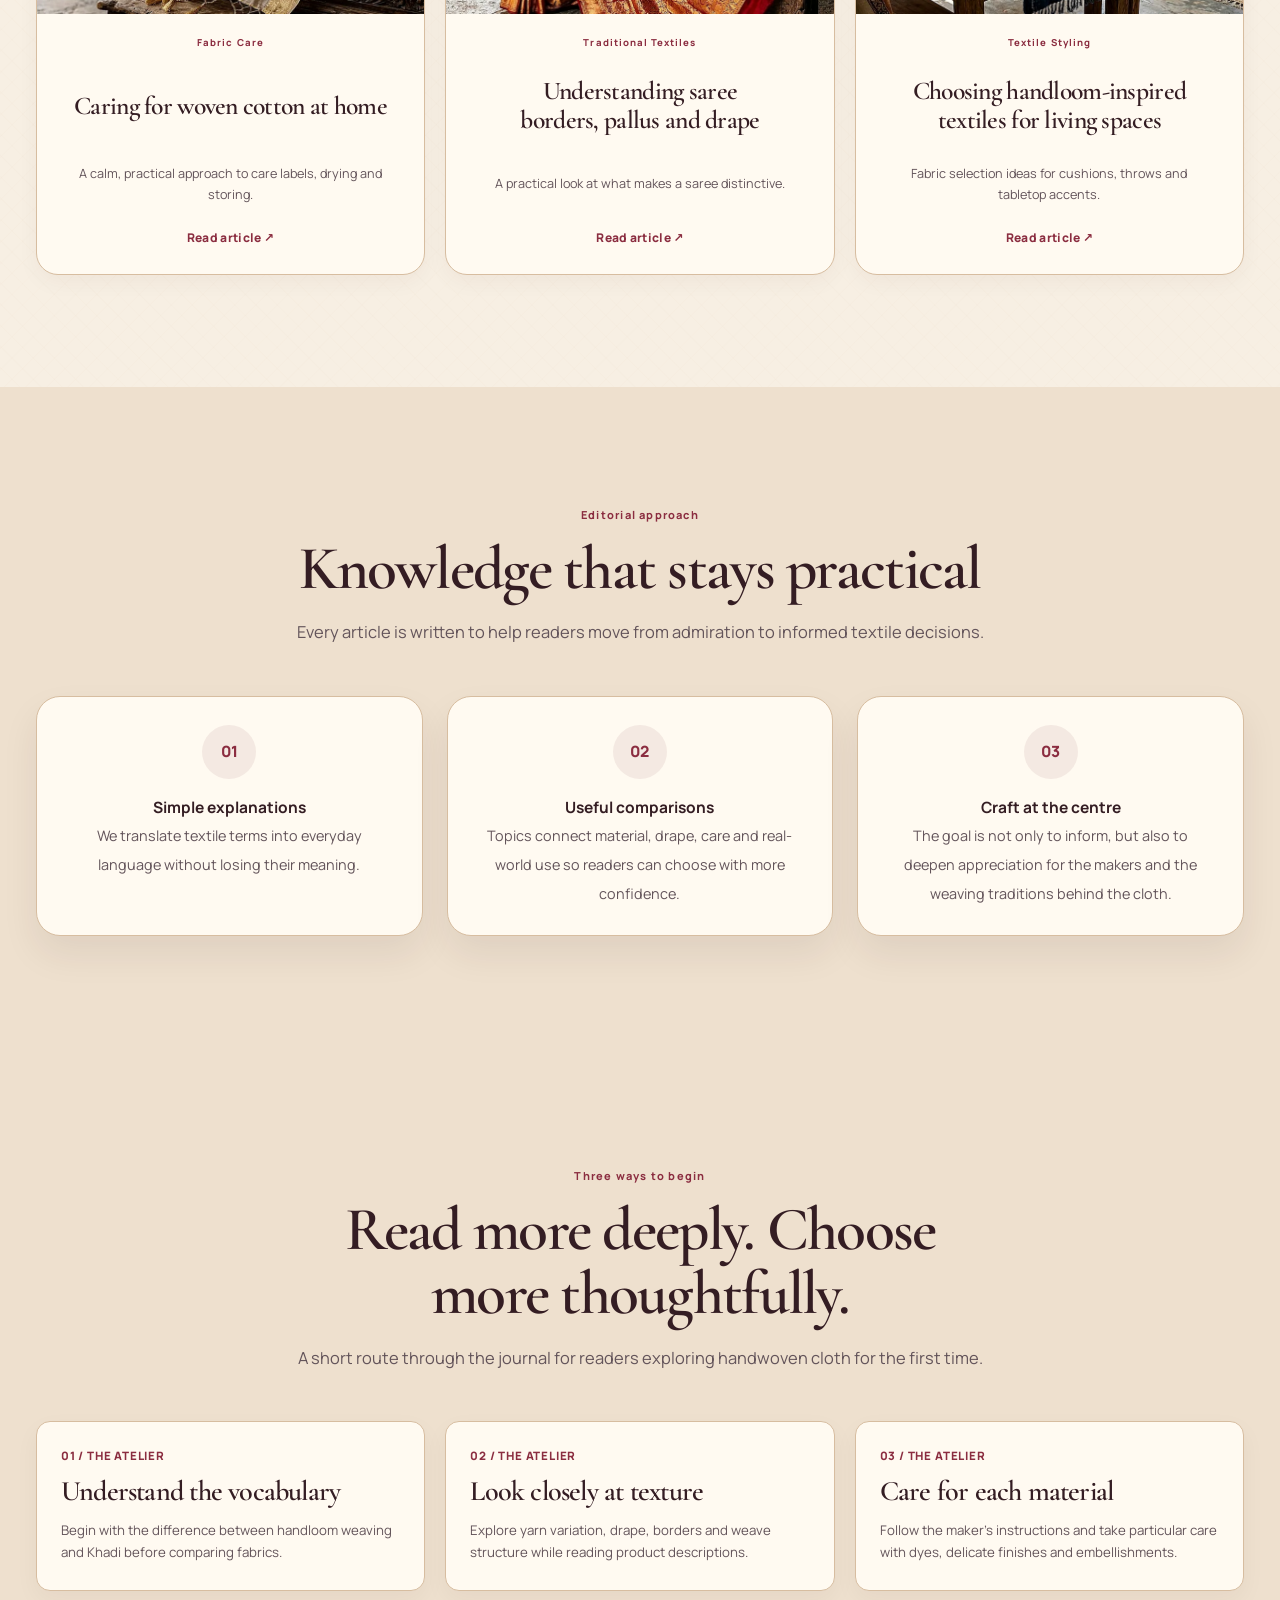
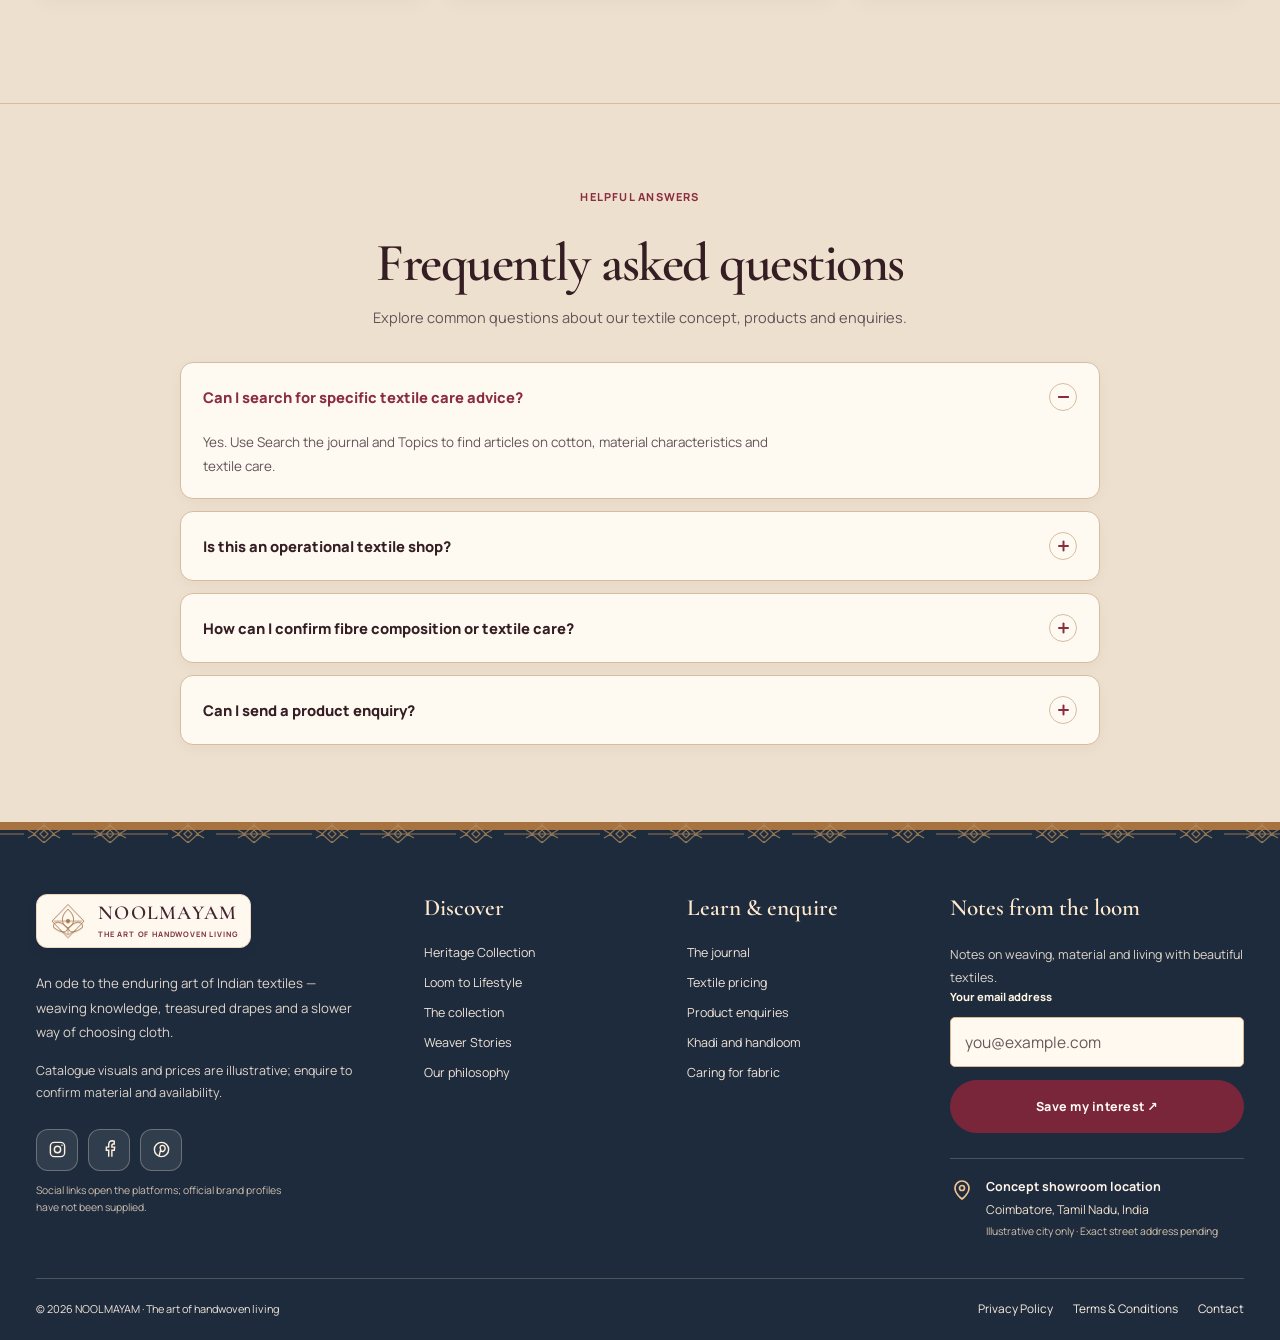
<file: Noolmayam/blog.html>
<!DOCTYPE html>

<html dir="ltr" lang="en"><head><meta charset="utf-8"/><meta content="width=device-width,initial-scale=1" name="viewport"/><meta content="#F6EFE3" name="theme-color"/><title>The Textile Journal | NOOLMAYAM</title><meta content="Read useful, careful guidance about Khadi, handloom cotton, saree borders and fabric care." name="description"/><meta content="website" property="og:type"/><meta content="The Textile Journal | NOOLMAYAM" property="og:title"/><meta content="Read useful, careful guidance about Khadi, handloom cotton, saree borders and fabric care." property="og:description"/><link href="assets/icons/favicon.png" rel="icon" type="image/png"/><link href="assets/icons/favicon-32x32.png" rel="icon" sizes="32x32" type="image/png"/><link href="assets/icons/apple-touch-icon.png" rel="apple-touch-icon"/><link href="https://fonts.googleapis.com" rel="preconnect"/><link crossorigin="" href="https://fonts.gstatic.com" rel="preconnect"/><link href="https://fonts.googleapis.com/css2?family=Cormorant+Garamond:wght@400;500;600;700&amp;family=Manrope:wght@400;500;600;700;800&amp;display=swap" rel="stylesheet"/><link href="assets/css/style.css" rel="stylesheet"/><link href="assets/css/heritage.css" rel="stylesheet"/><link href="assets/css/layout-polish.css" rel="stylesheet"/><link href="assets/css/rtl-hero-spacing.css" rel="stylesheet"/><link href="assets/css/client-review-fixes.css" rel="stylesheet"/><link href="assets/css/testing-team-qa.css" rel="stylesheet"/><link href="assets/css/unified-headings.css" rel="stylesheet"/><link href="assets/css/card-alignment-final.css" rel="stylesheet"/><script>try{document.documentElement.dataset.theme=localStorage.getItem('noolmayam-theme')||localStorage.getItem('noolora-theme')||'light';document.documentElement.dir=localStorage.getItem('noolmayam-dir')||localStorage.getItem('noolora-dir')||'ltr'}catch(e){}</script><script defer="" src="assets/js/data.js"></script><script defer="" src="assets/js/site.js"></script></head><body class="heritage-relaunch" data-page="blog"><a class="skip-link" href="#main">Skip to content</a><div id="siteHeader"></div><main id="main"><section class="page-hero compact-hero"><div class="wrap page-hero-grid"><div class="hero-copy"><span class="eyebrow">Noolmayam journal</span><h1>Notes from <span class="heading-accent">the textile world.</span></h1><p>Ideas that help you read, choose, style and care for woven cloth—with craft knowledge at the center.</p><div class="button-row"><a class="btn btn-primary" href="#journal">Read the journal<span aria-hidden="true">↗</span></a></div></div><div class="hero-art"><div class="photo-frame"><img alt="Historic Indian textile archive and museum exhibits" class="" decoding="async" loading="eager" src="assets/images/blog-hero.webp"/></div><span class="corner-mark">NOOLMAYAM <span>✳</span> ATELIER</span></div></div></section><section class="section grain"><div class="wrap"><div class="journal-controls" id="journal"><label for="journalSearch">Search the journal</label><input id="journalSearch" placeholder="Search care, cotton, sarees…" type="search"/><label for="journalCategory">Topics</label><select id="journalCategory"><option value="">All topics</option></select></div><div class="journal-grid" id="journalGrid"></div><div class="empty-state" hidden="" id="journalEmpty">No articles match your search.</div></div></section><section class="section alt-section">
<div class="wrap">
<div class="section-head center">
<span class="eyebrow">Editorial approach</span>
<h2>Knowledge that stays practical</h2>
<p>Every article is written to help readers move from admiration to informed textile decisions.</p>
</div>
<div class="assurance-grid">
<article class="assurance-card"><div class="icon">01</div><strong>Simple explanations</strong><span>We translate textile terms into everyday language without losing their meaning.</span></article>
<article class="assurance-card"><div class="icon">02</div><strong>Useful comparisons</strong><span>Topics connect material, drape, care and real-world use so readers can choose with more confidence.</span></article>
<article class="assurance-card"><div class="icon">03</div><strong>Craft at the centre</strong><span>The goal is not only to inform, but also to deepen appreciation for the makers and the weaving traditions behind the cloth.</span></article>
</div>
</div>
</section><section aria-label="Read more deeply. Choose more thoughtfully." class="section cultural-knowledge"><div class="wrap"><div class="section-head center"><span class="eyebrow">Three ways to begin</span><h2>Read more deeply. Choose more thoughtfully.</h2><p>A short route through the journal for readers exploring handwoven cloth for the first time.</p></div><div class="heritage-insights"><article class="heritage-insight"><span class="insight-number">01 / THE ATELIER</span><h3>Understand the vocabulary</h3><p>Begin with the difference between handloom weaving and Khadi before comparing fabrics.</p></article><article class="heritage-insight"><span class="insight-number">02 / THE ATELIER</span><h3>Look closely at texture</h3><p>Explore yarn variation, drape, borders and weave structure while reading product descriptions.</p></article><article class="heritage-insight"><span class="insight-number">03 / THE ATELIER</span><h3>Care for each material</h3><p>Follow the maker’s instructions and take particular care with dyes, delicate finishes and embellishments.</p></article></div></div></section></main><div id="siteFooter"></div><div aria-live="polite" class="toast" id="toast" role="status"></div></body></html>
</file>
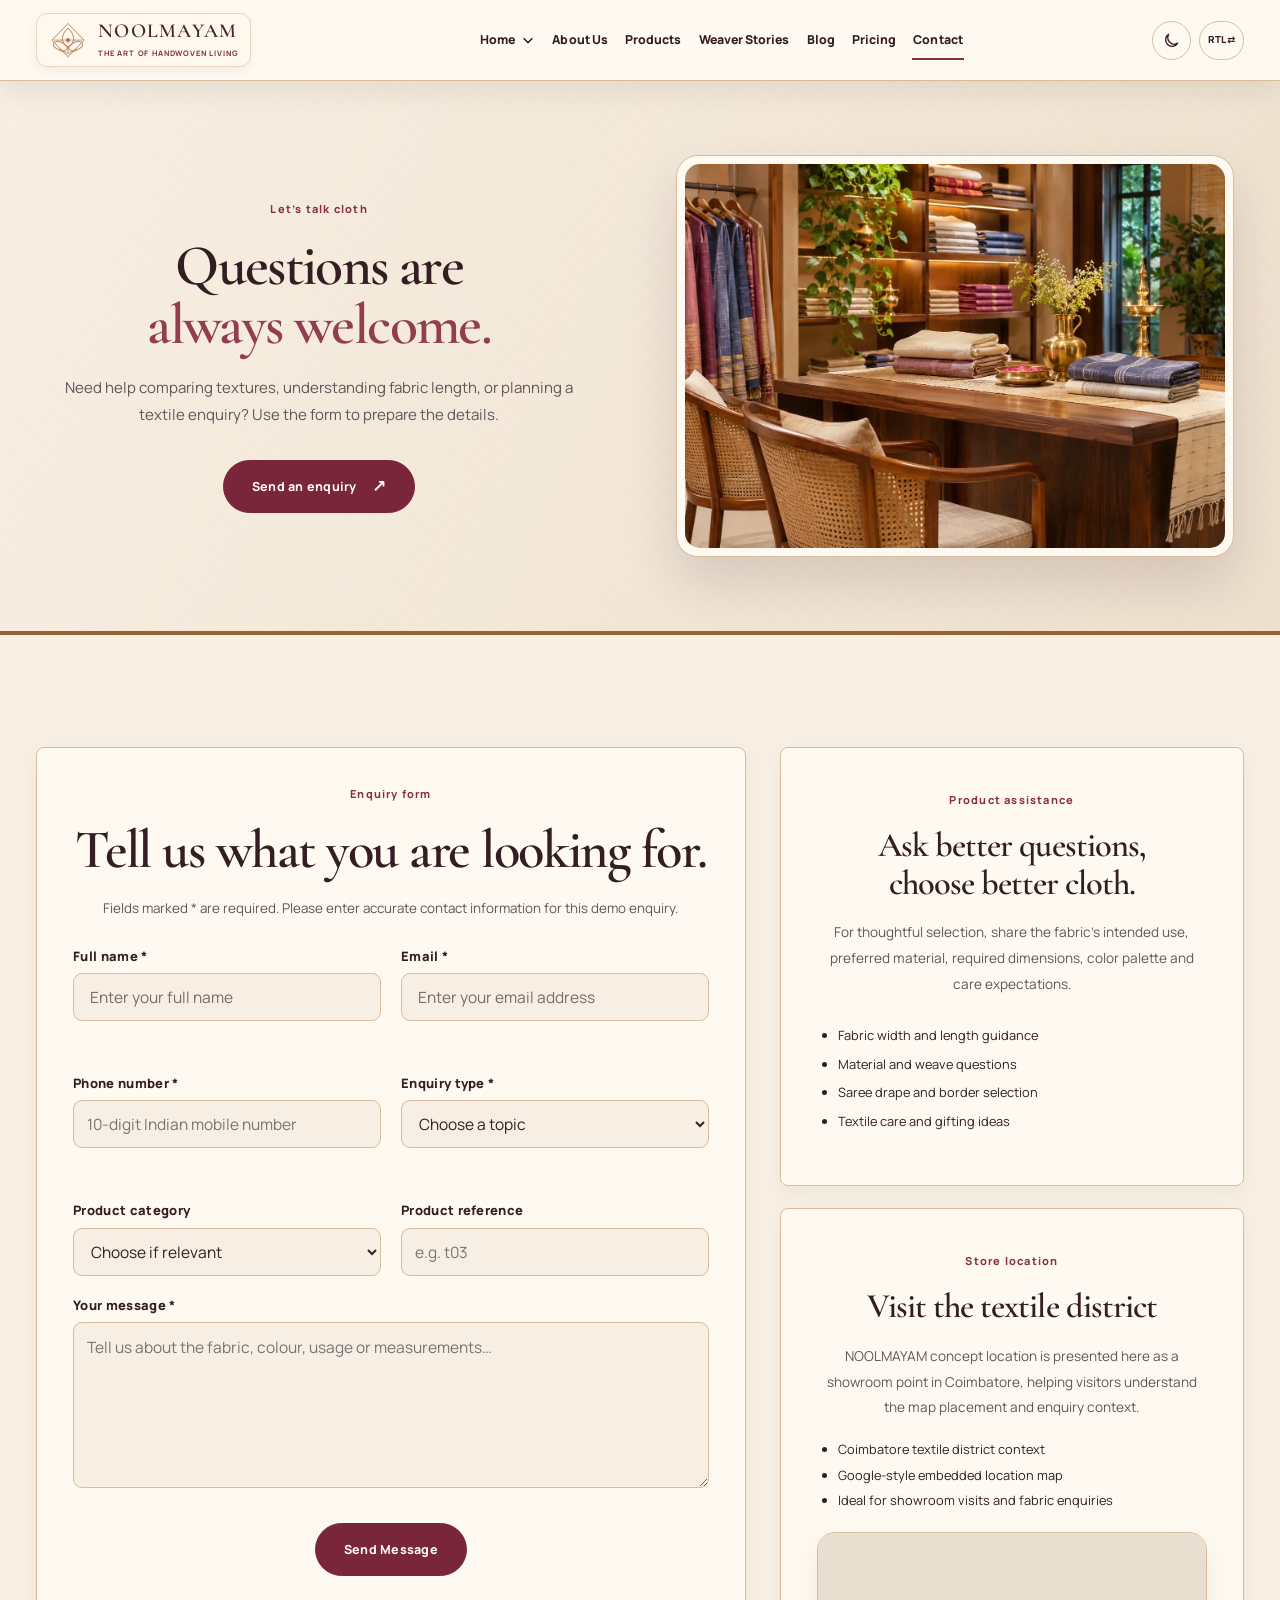
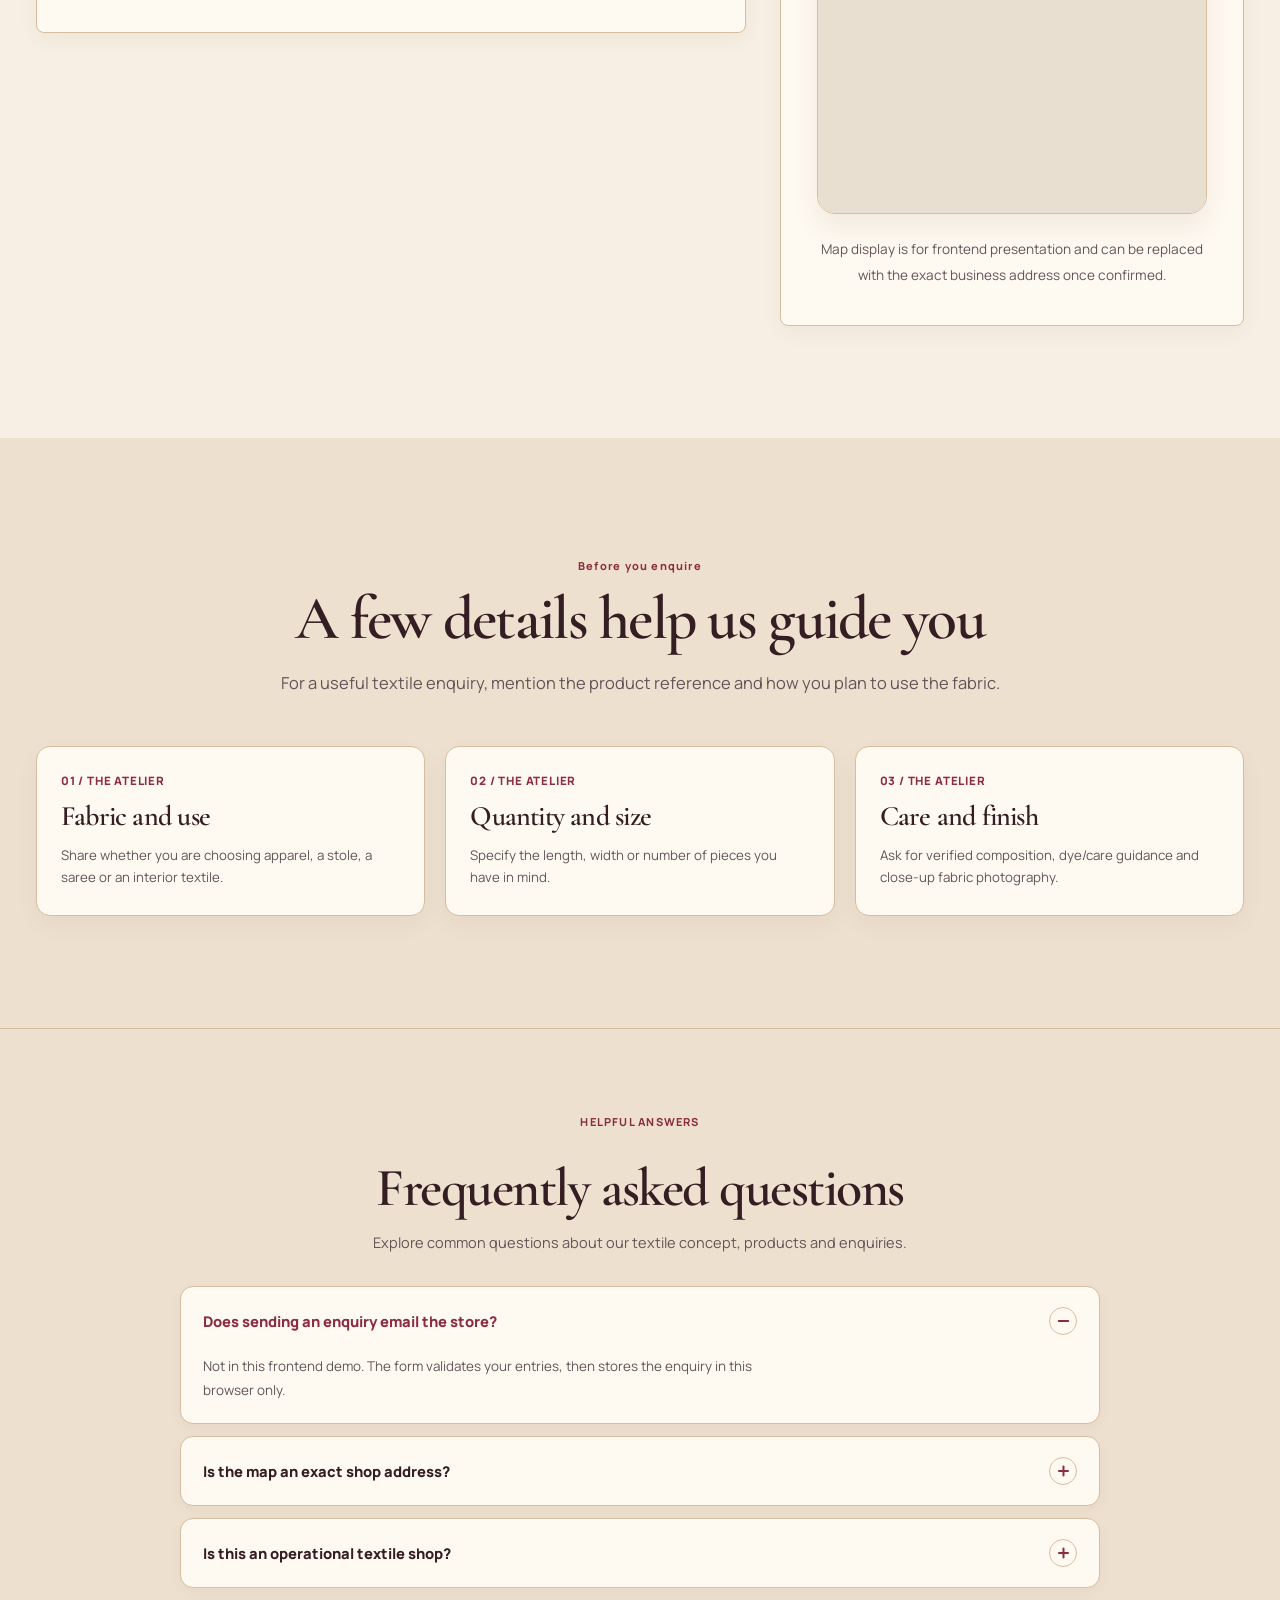
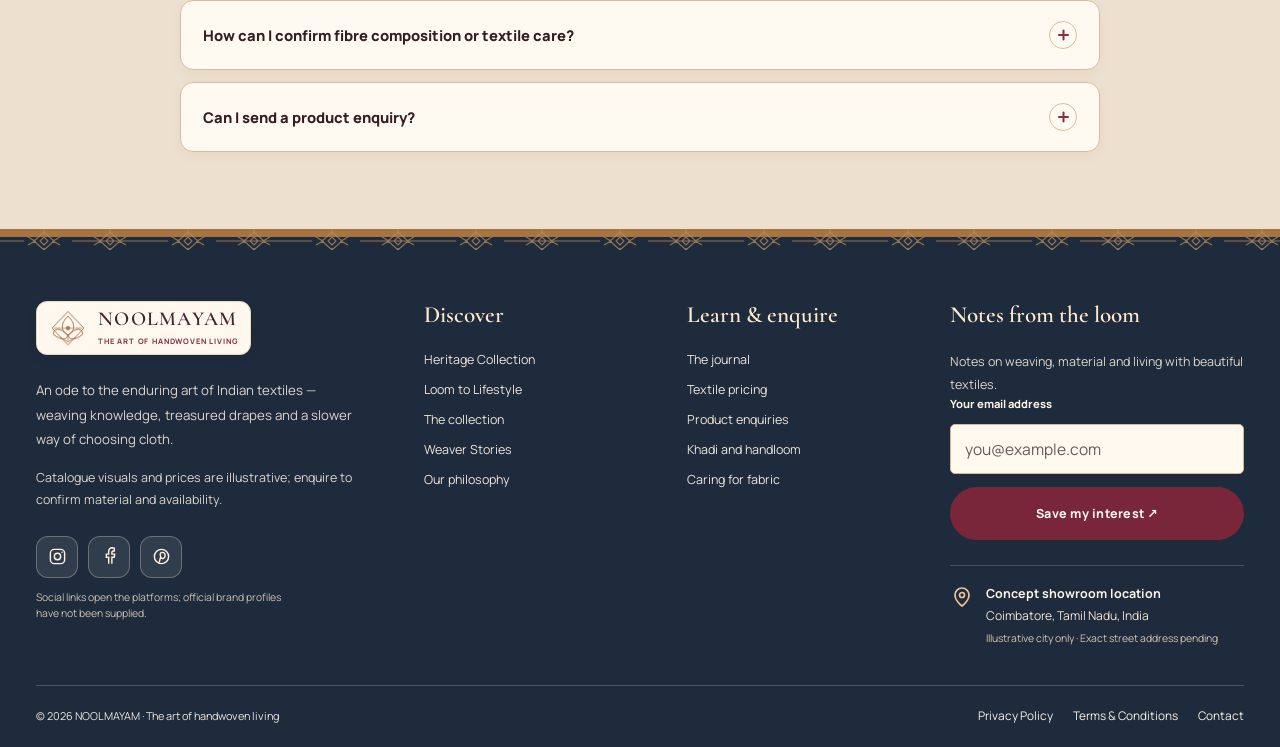
<file: Noolmayam/contact.html>
<!DOCTYPE html>

<html dir="ltr" lang="en"><head><meta charset="utf-8"/><meta content="width=device-width,initial-scale=1" name="viewport"/><meta content="#F6EFE3" name="theme-color"/><title>Contact &amp; Textile Enquiries | NOOLMAYAM</title><meta content="Prepare a textile enquiry for NOOLMAYAM’s concept catalogue and discover how to choose fabric." name="description"/><meta content="website" property="og:type"/><meta content="Contact &amp; Textile Enquiries | NOOLMAYAM" property="og:title"/><meta content="Prepare a textile enquiry for NOOLMAYAM’s concept catalogue and discover how to choose fabric." property="og:description"/><link href="assets/icons/favicon.png" rel="icon" type="image/png"/><link href="assets/icons/favicon-32x32.png" rel="icon" sizes="32x32" type="image/png"/><link href="assets/icons/apple-touch-icon.png" rel="apple-touch-icon"/><link href="https://fonts.googleapis.com" rel="preconnect"/><link crossorigin="" href="https://fonts.gstatic.com" rel="preconnect"/><link href="https://fonts.googleapis.com/css2?family=Cormorant+Garamond:wght@400;500;600;700&amp;family=Manrope:wght@400;500;600;700;800&amp;display=swap" rel="stylesheet"/><link href="assets/css/style.css" rel="stylesheet"/><link href="assets/css/heritage.css" rel="stylesheet"/><link href="assets/css/layout-polish.css" rel="stylesheet"/><link href="assets/css/rtl-hero-spacing.css" rel="stylesheet"/><link href="assets/css/client-review-fixes.css" rel="stylesheet"/><link href="assets/css/testing-team-qa.css" rel="stylesheet"/><link href="assets/css/unified-headings.css" rel="stylesheet"/><link href="assets/css/card-alignment-final.css" rel="stylesheet"/><script>try{document.documentElement.dataset.theme=localStorage.getItem('noolmayam-theme')||localStorage.getItem('noolora-theme')||'light';document.documentElement.dir=localStorage.getItem('noolmayam-dir')||localStorage.getItem('noolora-dir')||'ltr'}catch(e){}</script><script defer="" src="assets/js/data.js"></script><script defer="" src="assets/js/site.js"></script><link href="assets/css/input-dropdown-fixes.css" rel="stylesheet"/></head><body class="heritage-relaunch" data-page="contact"><a class="skip-link" href="#main">Skip to content</a><div id="siteHeader"></div><main id="main"><section class="page-hero compact-hero"><div class="wrap page-hero-grid"><div class="hero-copy"><span class="eyebrow">Let’s talk cloth</span><h1>Questions are <span class="heading-accent">always welcome.</span></h1><p>Need help comparing textures, understanding fabric length, or planning a textile enquiry? Use the form to prepare the details.</p><div class="button-row"><a class="btn btn-primary" href="#contactForm">Send an enquiry<span aria-hidden="true">↗</span></a></div></div><div class="hero-art"><div class="photo-frame"><img alt="Traditional Indian saree atelier showroom" class="" decoding="async" loading="eager" src="assets/images/contact-hero.webp"/></div><span class="corner-mark">NOOLMAYAM <span>✳</span> ATELIER</span></div></div></section><section class="section"><div class="wrap"><div class="contact-layout"><div class="form-panel"><span class="eyebrow">Enquiry form</span><h2>Tell us what you are looking for.</h2><p>Fields marked <span aria-hidden="true">*</span> are required. Please enter accurate contact information for this demo enquiry.</p><form id="contactForm" novalidate=""><div class="form-grid accessible-form-grid"><div class="field"><label for="fullName">Full name *</label><input autocomplete="name" id="fullName" placeholder="Enter your full name" minlength="2" name="name" required="" type="text"/><small class="error" id="fullNameError"></small></div><div class="field"><label for="email">Email *</label><input autocomplete="email" id="email" placeholder="Enter your email address" name="email" required="" type="email"/><small class="error" id="emailError"></small></div><div class="field"><label for="phone">Phone number *</label><input autocomplete="tel-national" id="phone" inputmode="numeric" maxlength="10" minlength="10" name="phone" placeholder="10-digit Indian mobile number" required="" type="tel"/><small class="error" id="phoneError"></small></div><div class="field"><label for="enquiryType">Enquiry type *</label><select id="enquiryType" name="enquiry" required=""><option value="">Choose a topic</option><option>Fabric selection</option><option>Product details</option><option>Bulk / gifting</option><option>Care guidance</option><option>Other textile enquiry</option></select><small class="error" id="enquiryTypeError"></small></div><div class="field"><label for="productCategory">Product category</label><select id="productCategory" name="category"><option value="">Choose if relevant</option></select></div><div class="field"><label for="productRef">Product reference</label><input id="productRef" name="product" placeholder="e.g. t03"/></div></div><div class="field"><label for="message">Your message *</label><textarea id="message" minlength="10" name="message" placeholder="Tell us about the fabric, colour, usage or measurements…" required="" rows="5"></textarea><small class="error" id="messageError"></small></div><button class="btn btn-primary" type="submit">Send Message</button><p aria-live="polite" class="form-status" id="formStatus" role="status"></p></form></div><div class="contact-aside"><div class="info-card"><span class="eyebrow">Product assistance</span><h3>Ask better questions, choose better cloth.</h3><p>For thoughtful selection, share the fabric’s intended use, preferred material, required dimensions, color palette and care expectations.</p><ul><li>Fabric width and length guidance</li><li>Material and weave questions</li><li>Saree drape and border selection</li><li>Textile care and gifting ideas</li></ul></div><div class="info-card subtle-card"><span class="eyebrow">Store location</span><h3>Visit the textile district</h3><p>NOOLMAYAM concept location is presented here as a showroom point in Coimbatore, helping visitors understand the map placement and enquiry context.</p><ul><li>Coimbatore textile district context</li><li>Google-style embedded location map</li><li>Ideal for showroom visits and fabric enquiries</li></ul><div class="map-embed"><iframe loading="lazy" referrerpolicy="no-referrer-when-downgrade" src="https://www.openstreetmap.org/export/embed.html?bbox=76.941%2C11.000%2C76.979%2C11.030&amp;layer=mapnik&amp;marker=11.0168%2C76.9558" title="NOOLMAYAM location map"></iframe></div><p class="micro-note">Map display is for frontend presentation and can be replaced with the exact business address once confirmed.</p></div></div></div></div></section><section aria-label="A few details help us guide you" class="section cultural-knowledge"><div class="wrap"><div class="section-head center"><span class="eyebrow">Before you enquire</span><h2>A few details help us guide you</h2><p>For a useful textile enquiry, mention the product reference and how you plan to use the fabric.</p></div><div class="heritage-insights"><article class="heritage-insight"><span class="insight-number">01 / THE ATELIER</span><h3>Fabric and use</h3><p>Share whether you are choosing apparel, a stole, a saree or an interior textile.</p></article><article class="heritage-insight"><span class="insight-number">02 / THE ATELIER</span><h3>Quantity and size</h3><p>Specify the length, width or number of pieces you have in mind.</p></article><article class="heritage-insight"><span class="insight-number">03 / THE ATELIER</span><h3>Care and finish</h3><p>Ask for verified composition, dye/care guidance and close-up fabric photography.</p></article></div></div></section></main><div id="siteFooter"></div><div aria-live="polite" class="toast" id="toast" role="status"></div></body></html>
</file>
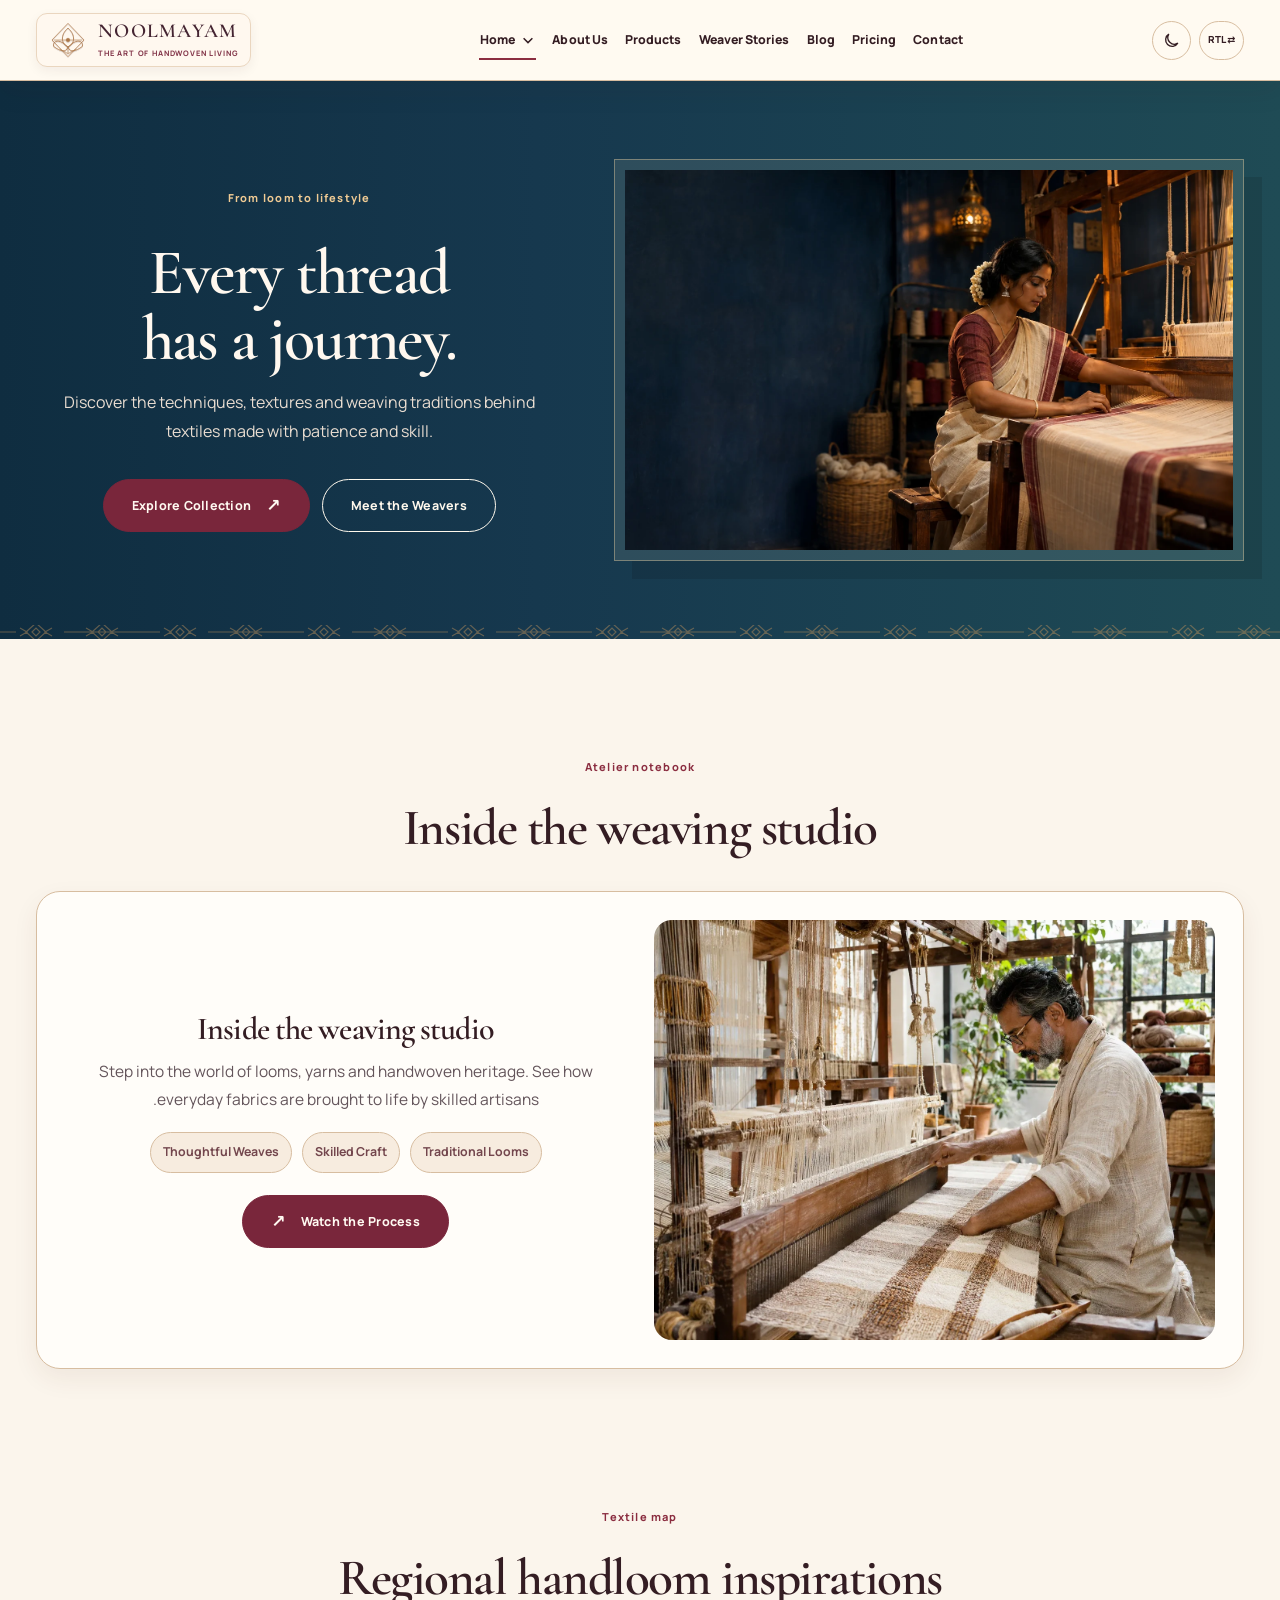
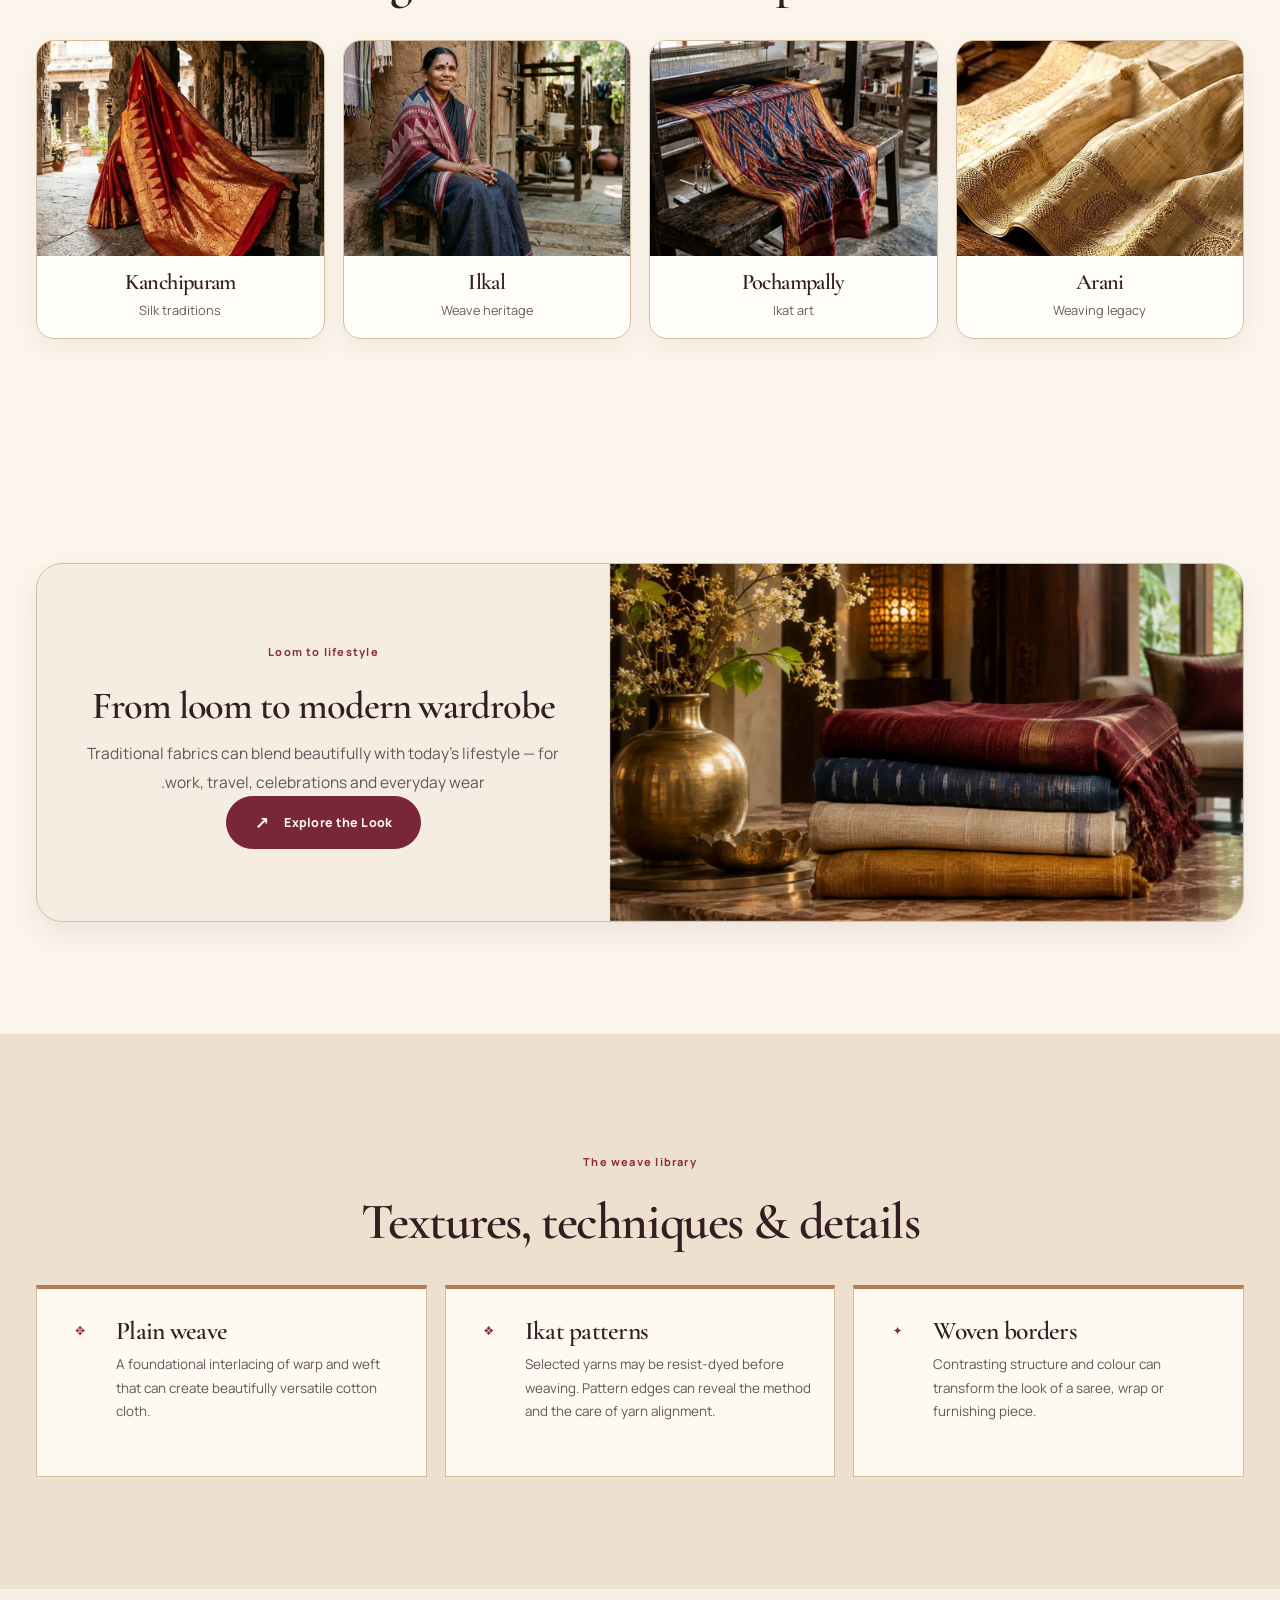
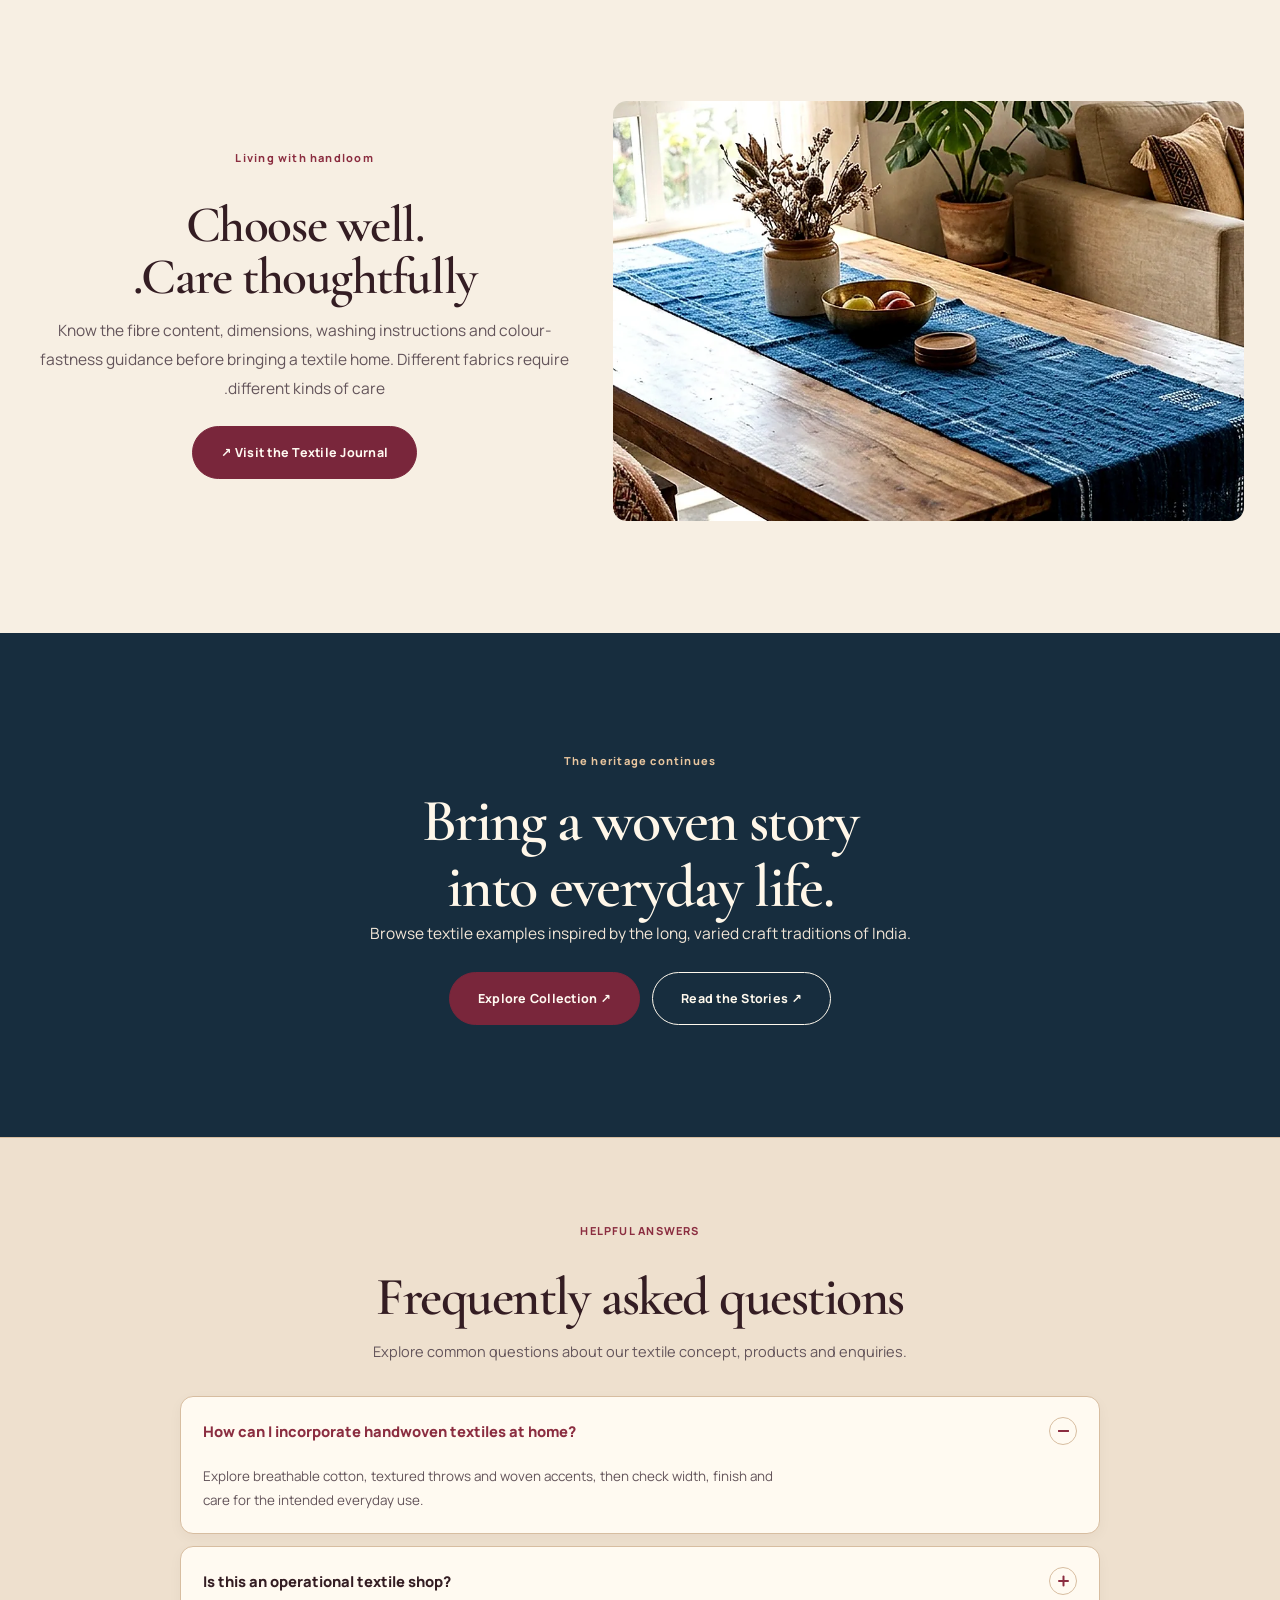
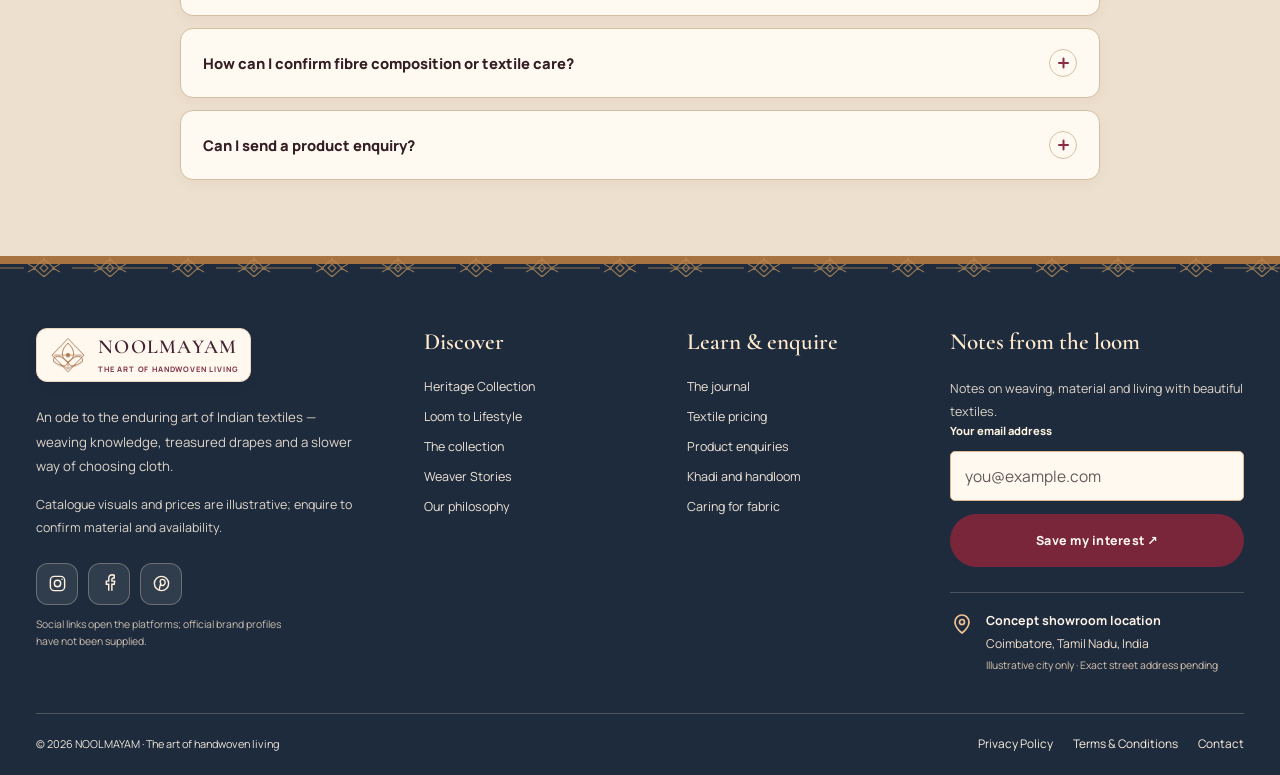
<file: Noolmayam/home-2.html>
<!DOCTYPE html>

<html dir="ltr" lang="en"><head><meta charset="utf-8"/><meta content="width=device-width,initial-scale=1" name="viewport"/><meta content="#F6EFE3" name="theme-color"/><title>From Loom to Lifestyle | NOOLMAYAM</title><meta content="Explore the craft of weaving, the texture of cloth and the heritage behind the loom." name="description"/><meta content="website" property="og:type"/><meta content="From Loom to Lifestyle | NOOLMAYAM" property="og:title"/><meta content="Explore the craft of weaving, the texture of cloth and the heritage behind the loom." property="og:description"/><link href="assets/icons/favicon.png" rel="icon" type="image/png"/><link href="assets/icons/favicon-32x32.png" rel="icon" sizes="32x32" type="image/png"/><link href="assets/icons/apple-touch-icon.png" rel="apple-touch-icon"/><link href="https://fonts.googleapis.com" rel="preconnect"/><link crossorigin="" href="https://fonts.gstatic.com" rel="preconnect"/><link href="https://fonts.googleapis.com/css2?family=Cormorant+Garamond:wght@400;500;600;700&amp;family=Manrope:wght@400;500;600;700;800&amp;display=swap" rel="stylesheet"/><link href="assets/css/style.css" rel="stylesheet"/><link href="assets/css/heritage.css" rel="stylesheet"/><link href="assets/css/layout-polish.css" rel="stylesheet"/><link href="assets/css/rtl-hero-spacing.css" rel="stylesheet"/><link href="assets/css/client-review-fixes.css" rel="stylesheet"/><link href="assets/css/testing-team-qa.css" rel="stylesheet"/><link href="assets/css/unified-headings.css" rel="stylesheet"/><link href="assets/css/card-alignment-final.css" rel="stylesheet"/><script>try{document.documentElement.dataset.theme=localStorage.getItem('noolmayam-theme')||localStorage.getItem('noolora-theme')||'light';document.documentElement.dir=localStorage.getItem('noolmayam-dir')||localStorage.getItem('noolora-dir')||'ltr'}catch(e){}</script><script defer="" src="assets/js/data.js"></script><script defer="" src="assets/js/site.js"></script></head><body class="heritage-relaunch" data-page="home2"><a class="skip-link" href="#main">Skip to content</a><div id="siteHeader"></div><main id="main">
<section class="reference-home2-hero">
<div class="wrap reference-home2-grid">
<div class="reference-home2-copy">
<span class="eyebrow">From loom to lifestyle</span>
<h1>Every thread has a journey.</h1>
<p>Discover the techniques, textures and weaving traditions behind textiles made with patience and skill.</p>
<div class="button-row">
<a class="btn btn-primary" href="products.html">Explore Collection <span aria-hidden="true">↗</span></a>
<a class="btn btn-outline btn-dark-outline" href="weaver-stories.html">Meet the Weavers</a>
</div>
</div>
<div class="reference-home2-frame"><img alt="Handloom heritage textile scene" loading="eager" src="assets/images/hero-loom-new.webp"/></div>
</div>
</section>
<section class="section cream-section">
<div class="wrap">
<div class="section-heading ornamental"><span class="eyebrow">Atelier notebook</span><h2>Inside the weaving studio</h2></div>
<div class="studio-showcase-panel">
<div class="studio-showcase-media"><img alt="Weaver working at the loom" loading="lazy" src="assets/images/heritage-weaver.webp"/></div>
<div class="studio-showcase-copy">
<h3>Inside the weaving studio</h3>
<p>Step into the world of looms, yarns and handwoven heritage. See how everyday fabrics are brought to life by skilled artisans.</p>
<ul class="studio-point-list"><li>Traditional Looms</li><li>Skilled Craft</li><li>Thoughtful Weaves</li></ul>
<a class="btn btn-primary" href="weaver-stories.html">Watch the Process <span aria-hidden="true">↗</span></a>
</div>
</div>
</div>
</section>
<section class="section cream-section pt-tight">
<div class="wrap">
<div class="section-heading ornamental"><span class="eyebrow">Textile map</span><h2>Regional handloom inspirations</h2></div>
<div class="region-photo-grid">
<article><div aria-label="Kanchipuram silk traditions" class="atlas-image atlas-region-0" role="img"></div><h3>Kanchipuram</h3><p>Silk traditions</p></article>
<article><div aria-label="Ilkal weave heritage" class="atlas-image atlas-region-1" role="img"></div><h3>Ilkal</h3><p>Weave heritage</p></article>
<article><div aria-label="Pochampally ikat art" class="atlas-image atlas-region-2" role="img"></div><h3>Pochampally</h3><p>Ikat art</p></article>
<article><div aria-label="Arani weaving legacy" class="atlas-image atlas-region-3" role="img"></div><h3>Arani</h3><p>Weaving legacy</p></article>
</div>
</div>
</section>
<section class="section wardrobe-section">
<div class="wrap wardrobe-panel">
<div class="wardrobe-media"><img alt="Folded heritage garments and textiles" loading="lazy" src="assets/images/heritage-garments.webp"/></div>
<div class="wardrobe-copy">
<span class="eyebrow">Loom to lifestyle</span>
<h2>From loom to modern wardrobe</h2>
<p>Traditional fabrics can blend beautifully with today’s lifestyle — for work, travel, celebrations and everyday wear.</p>
<a class="btn btn-primary" href="products.html">Explore the Look <span aria-hidden="true">↗</span></a>
</div>
</div>
</section>
<section class="section tactile-chapters"><div class="wrap"><div class="section-heading ornamental"><span class="eyebrow">The weave library</span><h2>Textures, techniques &amp; details</h2></div><div class="process-story-grid"><article><span>✥</span><h3>Plain weave</h3><p>A foundational interlacing of warp and weft that can create beautifully versatile cotton cloth.</p></article><article><span>❖</span><h3>Ikat patterns</h3><p>Selected yarns may be resist-dyed before weaving. Pattern edges can reveal the method and the care of yarn alignment.</p></article><article><span>✦</span><h3>Woven borders</h3><p>Contrasting structure and colour can transform the look of a saree, wrap or furnishing piece.</p></article></div></div></section><section class="section journal-teaser"><div class="wrap"><div class="journal-teaser-grid"><img alt="Deep indigo woven textile texture" loading="lazy" src="assets/images/heritage-tile-2.webp"/><div><span class="eyebrow">Living with handloom</span><h2>Choose well. Care thoughtfully.</h2><p>Know the fibre content, dimensions, washing instructions and colour-fastness guidance before bringing a textile home. Different fabrics require different kinds of care.</p><a class="btn btn-primary" href="blog.html">Visit the Textile Journal ↗</a></div></div></div></section><section class="section ending-invitation"><div class="wrap"><div class="ending-invitation-inner"><span class="eyebrow">The heritage continues</span><h2>Bring a woven story into everyday life.</h2><p>Browse textile examples inspired by the long, varied craft traditions of India.</p><div class="button-row"><a class="btn btn-primary" href="products.html">Explore Collection ↗</a><a class="btn btn-outline btn-dark-outline" href="weaver-stories.html">Read the Stories ↗</a></div></div></div></section></main><div id="siteFooter"></div><div aria-live="polite" class="toast" id="toast" role="status"></div></body></html>
</file>
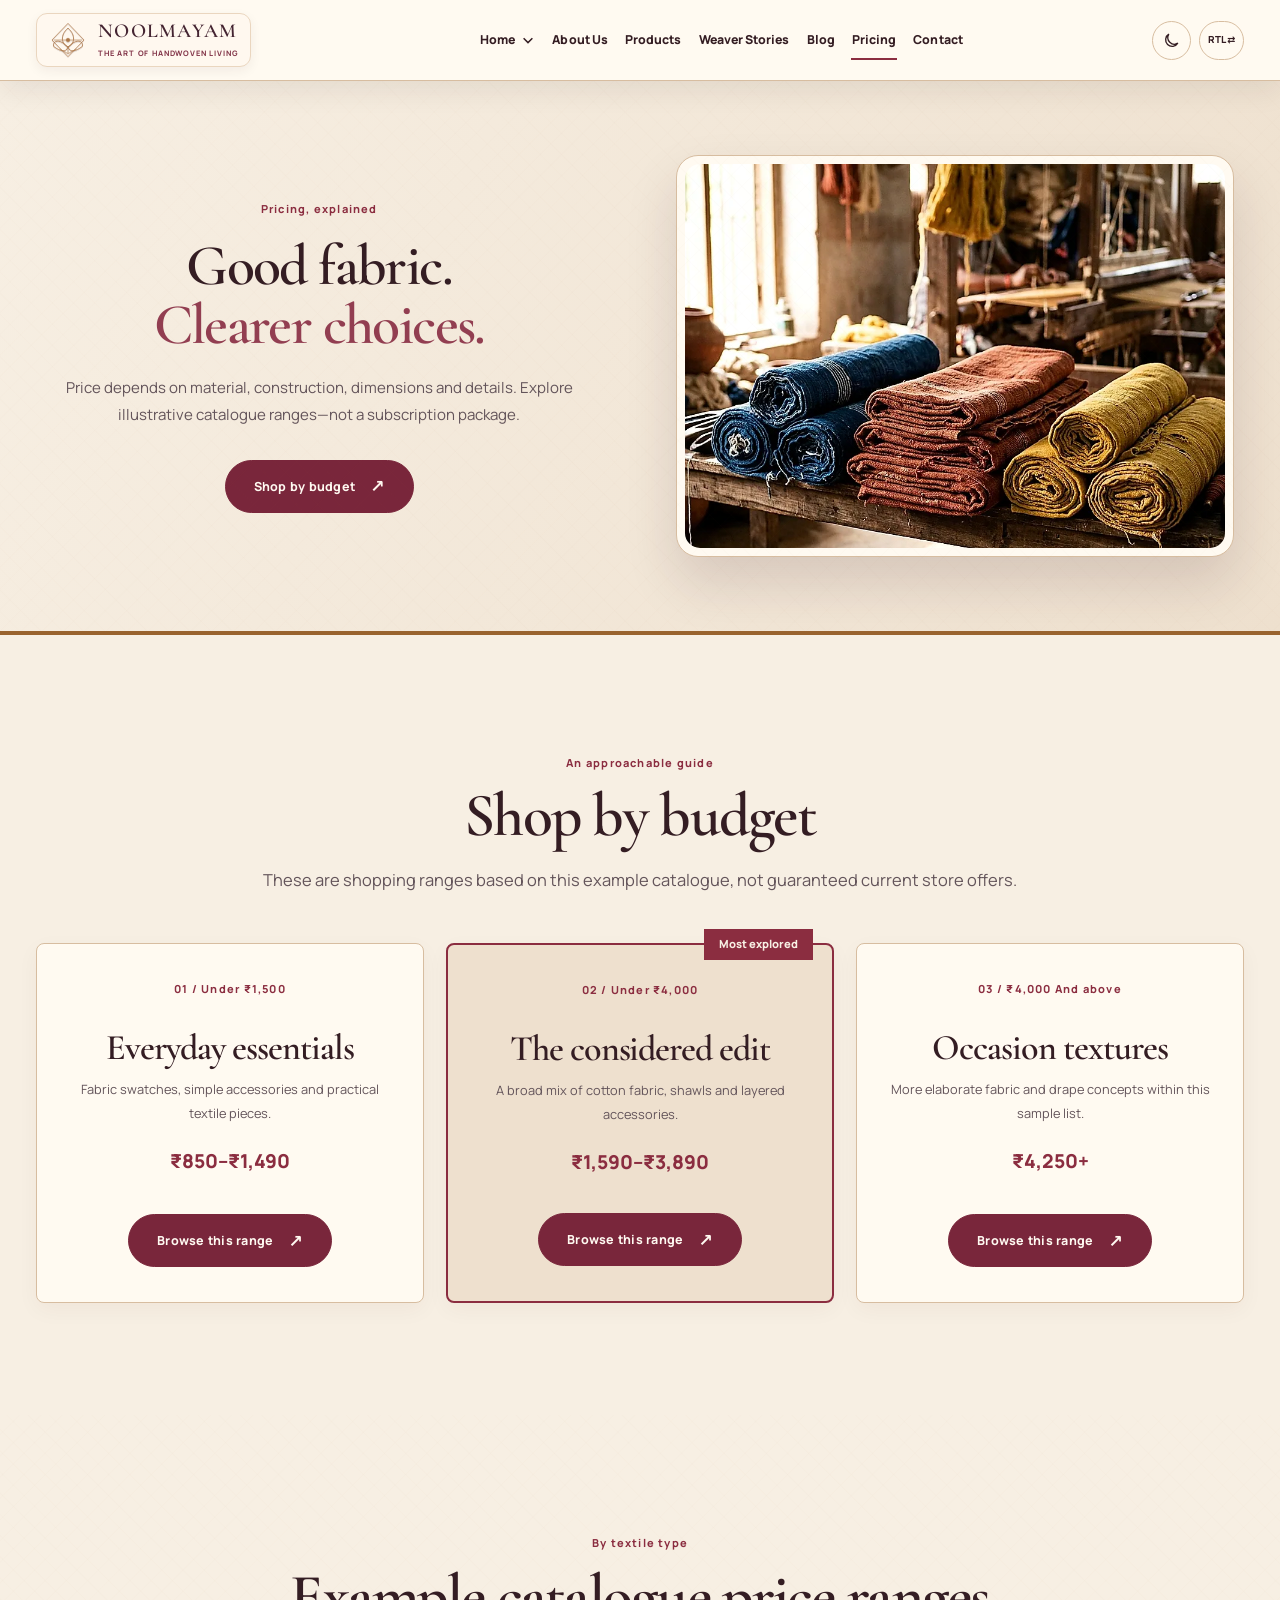
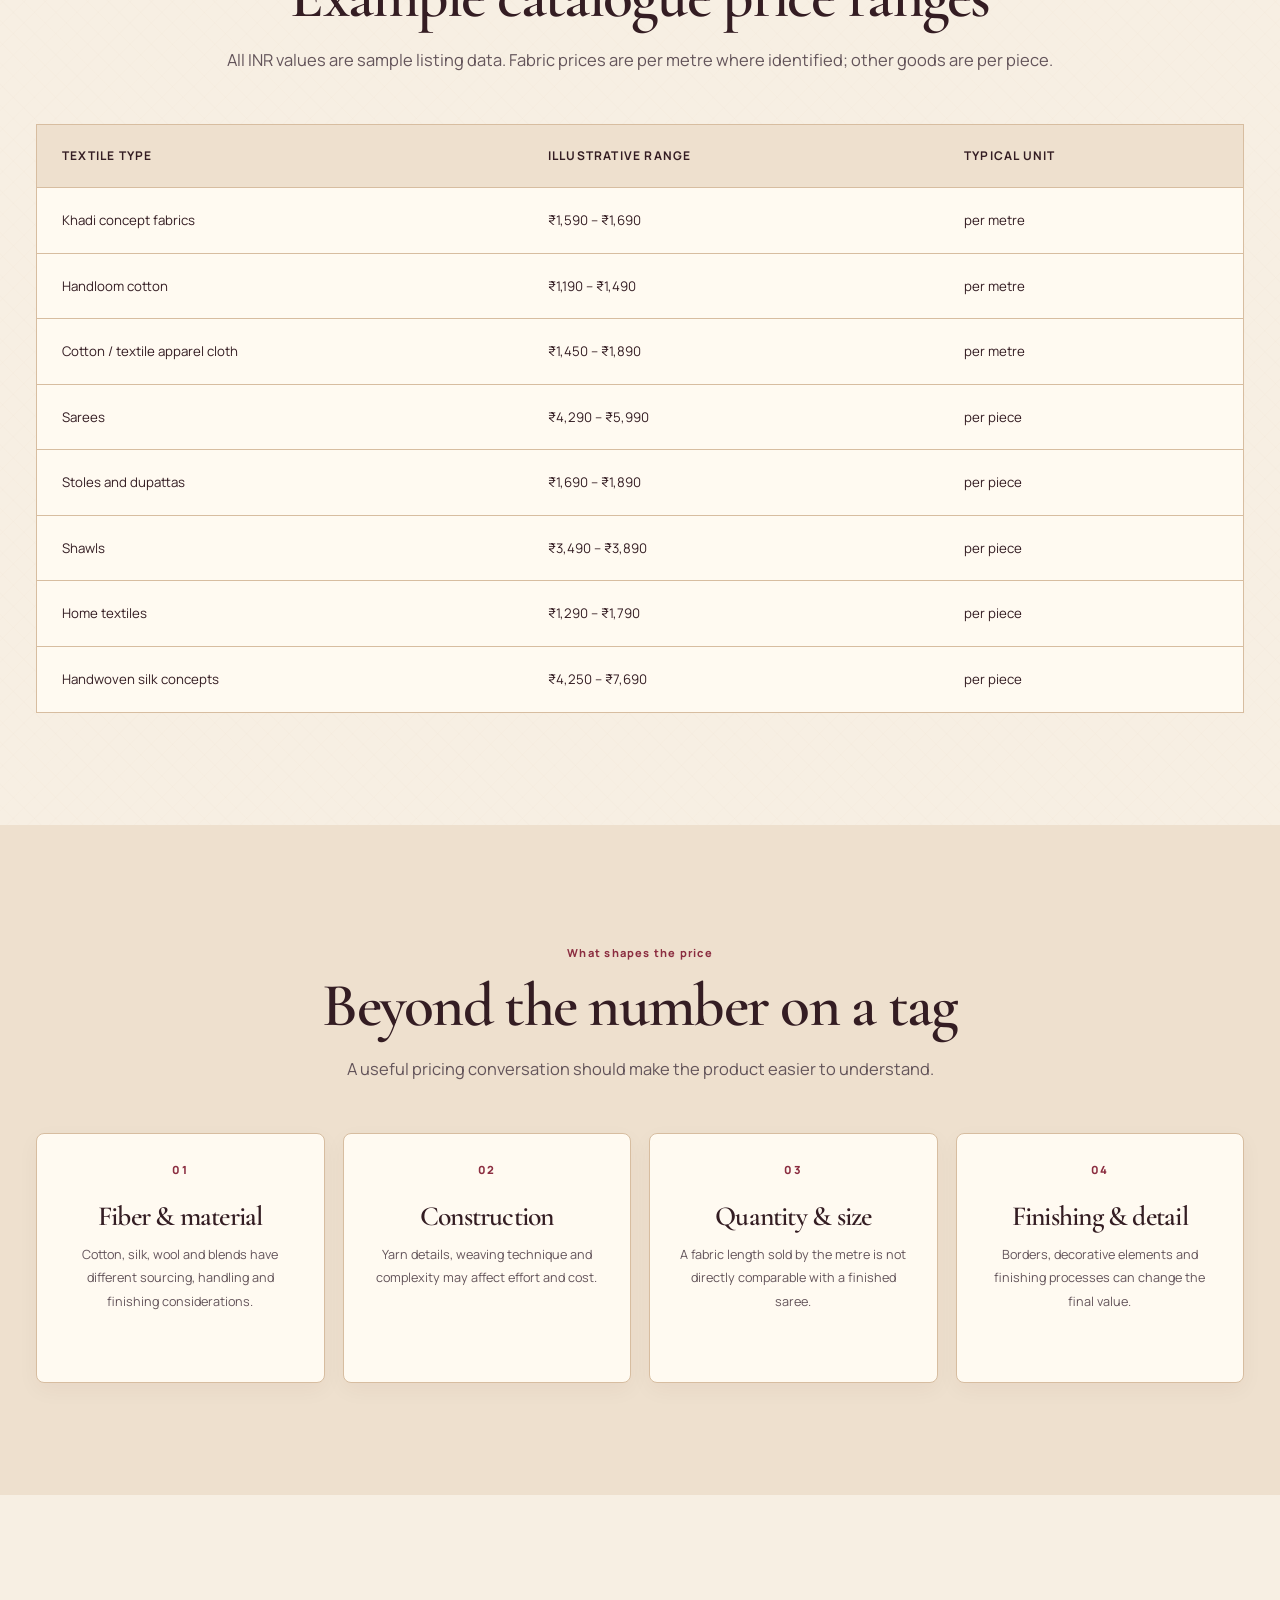
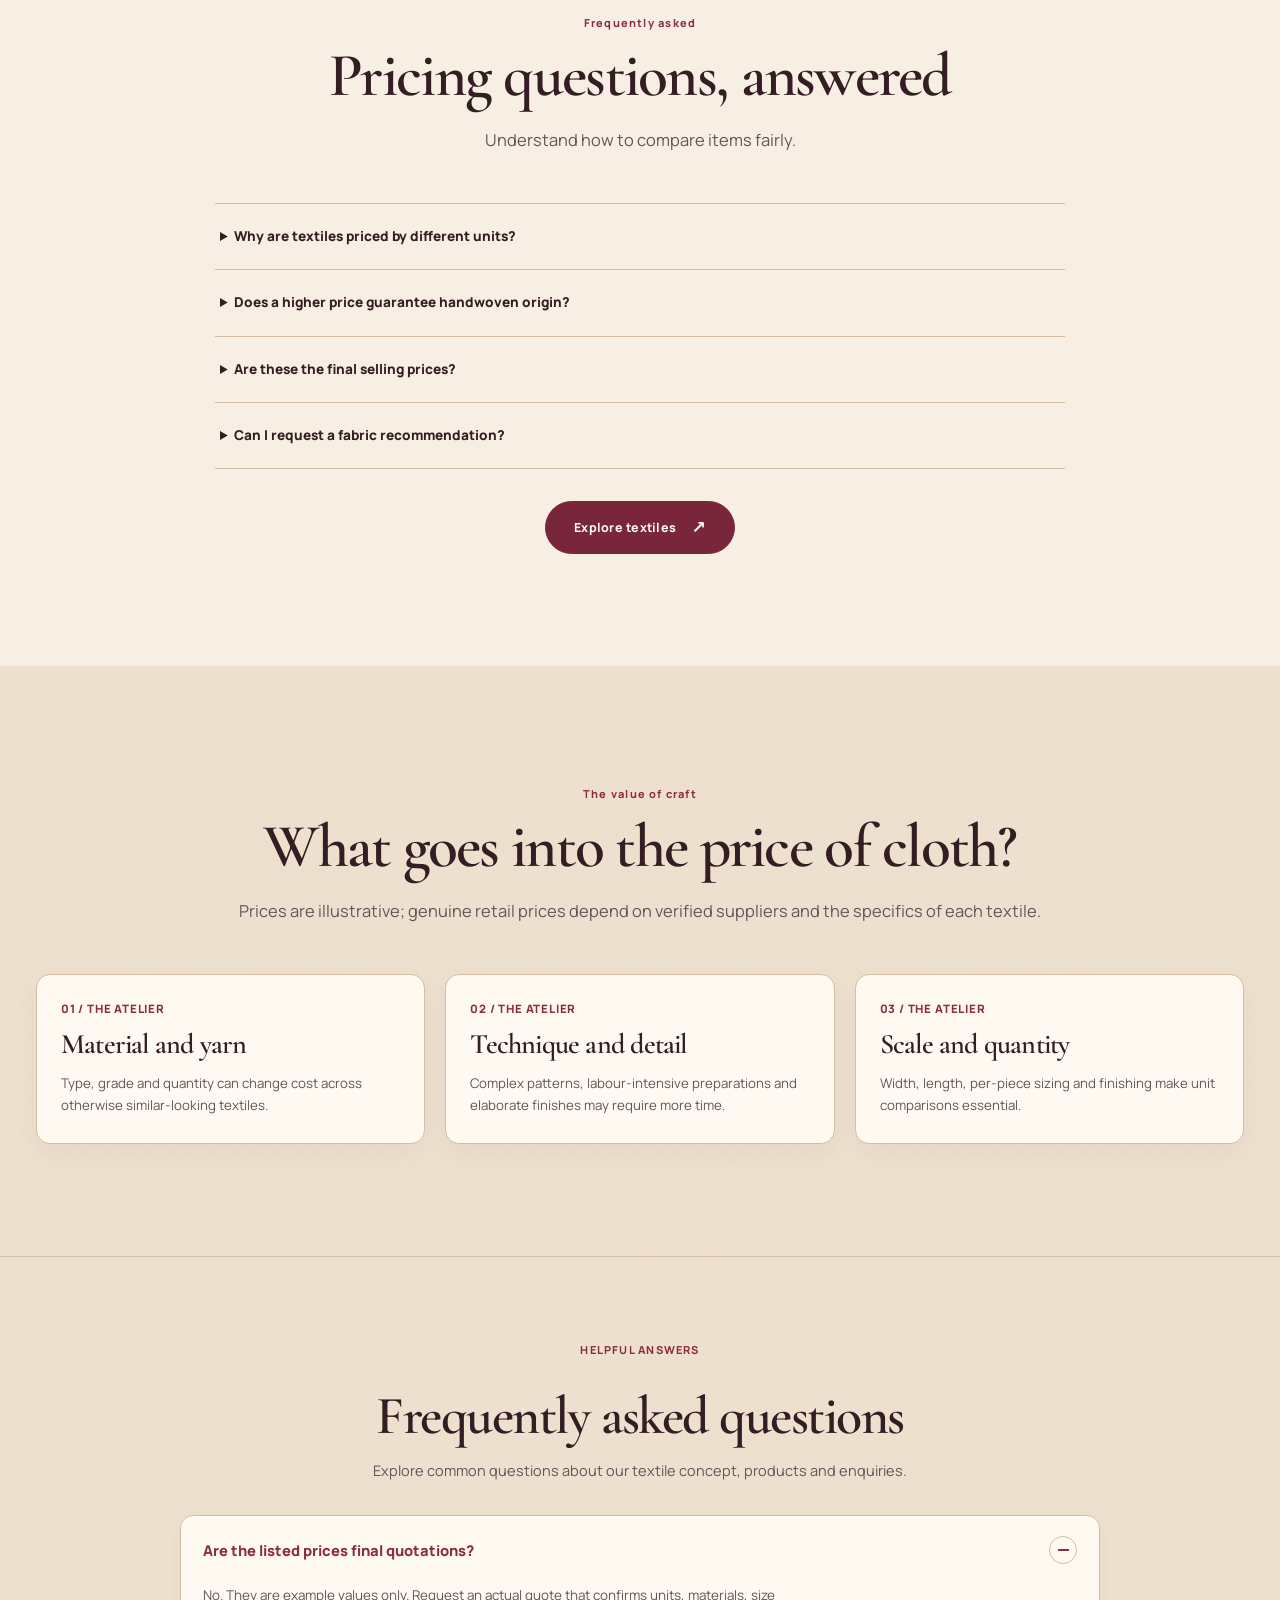
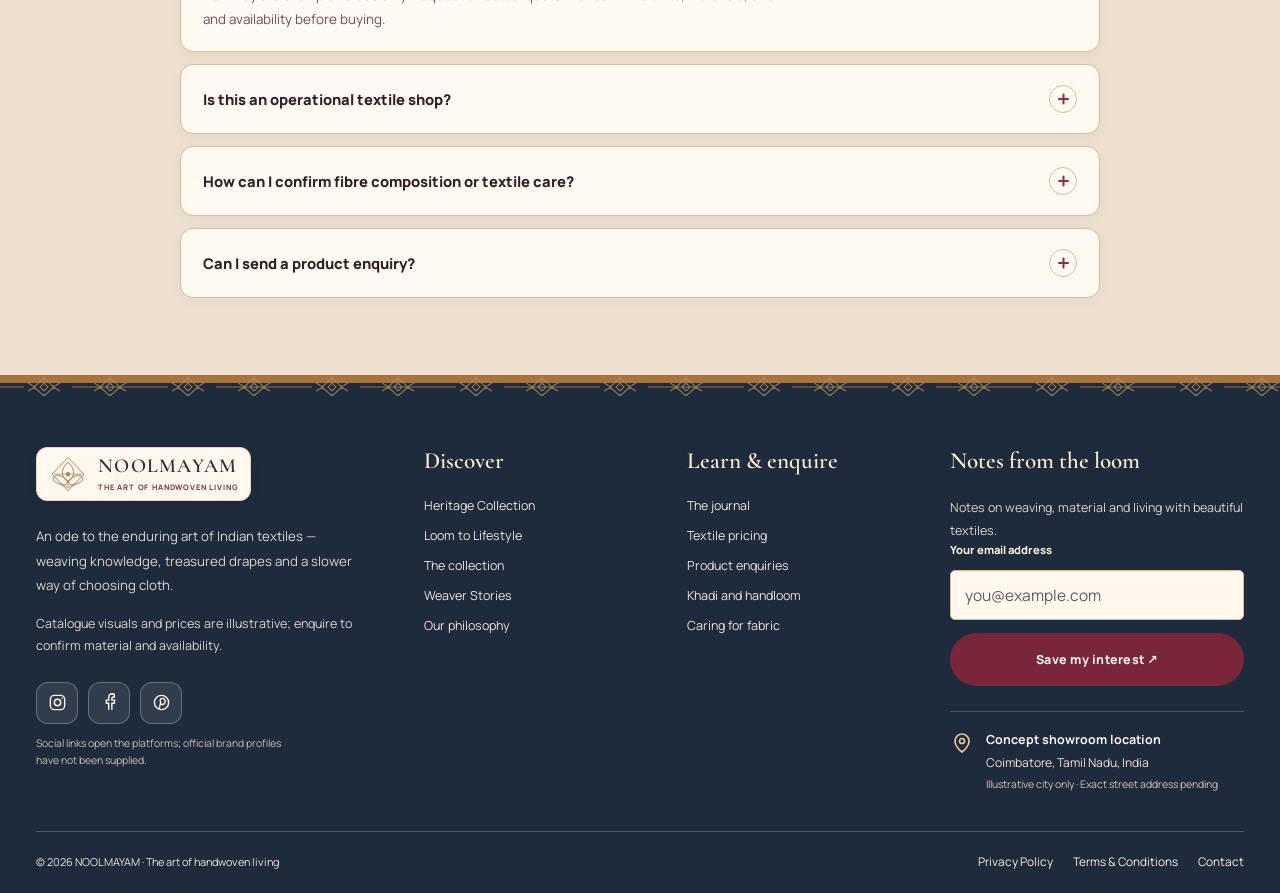
<file: Noolmayam/pricing.html>
<!DOCTYPE html>

<html dir="ltr" lang="en"><head><meta charset="utf-8"/><meta content="width=device-width,initial-scale=1" name="viewport"/><meta content="#F6EFE3" name="theme-color"/><title>Textile Pricing Guide | NOOLMAYAM</title><meta content="Understand illustrative textile prices, unit-based pricing, and the factors affecting value." name="description"/><meta content="website" property="og:type"/><meta content="Textile Pricing Guide | NOOLMAYAM" property="og:title"/><meta content="Understand illustrative textile prices, unit-based pricing, and the factors affecting value." property="og:description"/><link href="assets/icons/favicon.png" rel="icon" type="image/png"/><link href="assets/icons/favicon-32x32.png" rel="icon" sizes="32x32" type="image/png"/><link href="assets/icons/apple-touch-icon.png" rel="apple-touch-icon"/><link href="https://fonts.googleapis.com" rel="preconnect"/><link crossorigin="" href="https://fonts.gstatic.com" rel="preconnect"/><link href="https://fonts.googleapis.com/css2?family=Cormorant+Garamond:wght@400;500;600;700&amp;family=Manrope:wght@400;500;600;700;800&amp;display=swap" rel="stylesheet"/><link href="assets/css/style.css" rel="stylesheet"/><link href="assets/css/heritage.css" rel="stylesheet"/><link href="assets/css/layout-polish.css" rel="stylesheet"/><link href="assets/css/rtl-hero-spacing.css" rel="stylesheet"/><link href="assets/css/client-review-fixes.css" rel="stylesheet"/><link href="assets/css/testing-team-qa.css" rel="stylesheet"/><link href="assets/css/unified-headings.css" rel="stylesheet"/><link href="assets/css/card-alignment-final.css" rel="stylesheet"/><script>try{document.documentElement.dataset.theme=localStorage.getItem('noolmayam-theme')||localStorage.getItem('noolora-theme')||'light';document.documentElement.dir=localStorage.getItem('noolmayam-dir')||localStorage.getItem('noolora-dir')||'ltr'}catch(e){}</script><script defer="" src="assets/js/data.js"></script><script defer="" src="assets/js/site.js"></script></head><body class="heritage-relaunch" data-page="pricing"><a class="skip-link" href="#main">Skip to content</a><div id="siteHeader"></div><main id="main"><section class="page-hero compact-hero"><div class="wrap page-hero-grid"><div class="hero-copy"><span class="eyebrow">Pricing, explained</span><h1>Good fabric. <span class="heading-accent">Clearer choices.</span></h1><p>Price depends on material, construction, dimensions and details. Explore illustrative catalogue ranges—not a subscription package.</p><div class="button-row"><a class="btn btn-primary" href="#price-guide">Shop by budget<span aria-hidden="true">↗</span></a></div></div><div class="hero-art"><div class="photo-frame"><img alt="Traditional handloom craftsmanship and value of woven cloth" class="" decoding="async" loading="eager" src="assets/images/pricing-hero.webp"/></div><span class="corner-mark">NOOLMAYAM <span>✳</span> ATELIER</span></div></div></section><section class="section"><div class="wrap"><div class="section-head center"><span class="eyebrow">An approachable guide</span><h2>Shop by budget</h2><p>These are shopping ranges based on this example catalogue, not guaranteed current store offers.</p></div><div class="budget-grid" id="price-guide"><article class="budget-card"><span class="eyebrow">01 / Under ₹1,500</span><h3>Everyday essentials</h3><p>Fabric swatches, simple accessories and practical textile pieces.</p><div class="budget-number">₹850–₹1,490</div><a class="btn btn-primary" href="products.html?max=1500">Browse this range<span aria-hidden="true">↗</span></a></article><article class="budget-card popular"><span class="popular-pill">Most explored</span><span class="eyebrow">02 / Under ₹4,000</span><h3>The considered edit</h3><p>A broad mix of cotton fabric, shawls and layered accessories.</p><div class="budget-number">₹1,590–₹3,890</div><a class="btn btn-primary" href="products.html?max=4000">Browse this range<span aria-hidden="true">↗</span></a></article><article class="budget-card"><span class="eyebrow">03 / ₹4,000 And above</span><h3>Occasion textures</h3><p>More elaborate fabric and drape concepts within this sample list.</p><div class="budget-number">₹4,250+</div><a class="btn btn-primary" href="products.html?min=4000">Browse this range<span aria-hidden="true">↗</span></a></article></div></div></section><section class="section grain"><div class="wrap"><div class="section-head center"><span class="eyebrow">By textile type</span><h2>Example catalogue price ranges</h2><p>All INR values are sample listing data. Fabric prices are per metre where identified; other goods are per piece.</p></div><div class="table-wrap" id="pricingTable"><table><thead><tr><th>Textile type</th><th>Illustrative range</th><th>Typical unit</th></tr></thead><tbody><tr><td>Khadi concept fabrics</td><td>₹1,590 – ₹1,690</td><td>per metre</td></tr><tr><td>Handloom cotton</td><td>₹1,190 – ₹1,490</td><td>per metre</td></tr><tr><td>Cotton / textile apparel cloth</td><td>₹1,450 – ₹1,890</td><td>per metre</td></tr><tr><td>Sarees</td><td>₹4,290 – ₹5,990</td><td>per piece</td></tr><tr><td>Stoles and dupattas</td><td>₹1,690 – ₹1,890</td><td>per piece</td></tr><tr><td>Shawls</td><td>₹3,490 – ₹3,890</td><td>per piece</td></tr><tr><td>Home textiles</td><td>₹1,290 – ₹1,790</td><td>per piece</td></tr><tr><td>Handwoven silk concepts</td><td>₹4,250 – ₹7,690</td><td>per piece</td></tr></tbody></table></div></div></section><section class="section alt-section"><div class="wrap"><div class="section-head center"><span class="eyebrow">What shapes the price</span><h2>Beyond the number on a tag</h2><p>A useful pricing conversation should make the product easier to understand.</p></div><div class="values-grid"><article><span class="big-num">01</span><h3>Fiber &amp; material</h3><p>Cotton, silk, wool and blends have different sourcing, handling and finishing considerations.</p></article><article><span class="big-num">02</span><h3>Construction</h3><p>Yarn details, weaving technique and complexity may affect effort and cost.</p></article><article><span class="big-num">03</span><h3>Quantity &amp; size</h3><p>A fabric length sold by the metre is not directly comparable with a finished saree.</p></article><article><span class="big-num">04</span><h3>Finishing &amp; detail</h3><p>Borders, decorative elements and finishing processes can change the final value.</p></article></div></div></section><section class="section"><div class="wrap"><div class="section-head center"><span class="eyebrow">Frequently asked</span><h2>Pricing questions, answered</h2><p>Understand how to compare items fairly.</p></div><div class="faq-list"><details><summary>Why are textiles priced by different units?</summary><p>Unstitched fabric is commonly priced by length, while a finished stole or saree is commonly sold per piece. Always check dimensions and included components.</p></details><details><summary>Does a higher price guarantee handwoven origin?</summary><p>No. Price alone does not establish the spinning method, weaving provenance or certification. Ask for documentation when authenticity matters.</p></details><details><summary>Are these the final selling prices?</summary><p>No. This is an illustrative frontend catalogue. Confirm current prices, taxes, delivery, materials and availability with a verified business before transacting.</p></details><details><summary>Can I request a fabric recommendation?</summary><p>Yes. The enquiry form can help you prepare product and material questions, but this frontend preview does not deliver messages to a merchant.</p></details></div><div class="center-actions"><a class="btn btn-primary" href="products.html">Explore textiles<span aria-hidden="true">↗</span></a></div></div></section><section aria-label="What goes into the price of cloth?" class="section cultural-knowledge grain"><div class="wrap"><div class="section-head center"><span class="eyebrow">The value of craft</span><h2>What goes into the price of cloth?</h2><p>Prices are illustrative; genuine retail prices depend on verified suppliers and the specifics of each textile.</p></div><div class="heritage-insights"><article class="heritage-insight"><span class="insight-number">01 / THE ATELIER</span><h3>Material and yarn</h3><p>Type, grade and quantity can change cost across otherwise similar-looking textiles.</p></article><article class="heritage-insight"><span class="insight-number">02 / THE ATELIER</span><h3>Technique and detail</h3><p>Complex patterns, labour-intensive preparations and elaborate finishes may require more time.</p></article><article class="heritage-insight"><span class="insight-number">03 / THE ATELIER</span><h3>Scale and quantity</h3><p>Width, length, per-piece sizing and finishing make unit comparisons essential.</p></article></div></div></section></main><div id="siteFooter"></div><div aria-live="polite" class="toast" id="toast" role="status"></div></body></html>
</file>
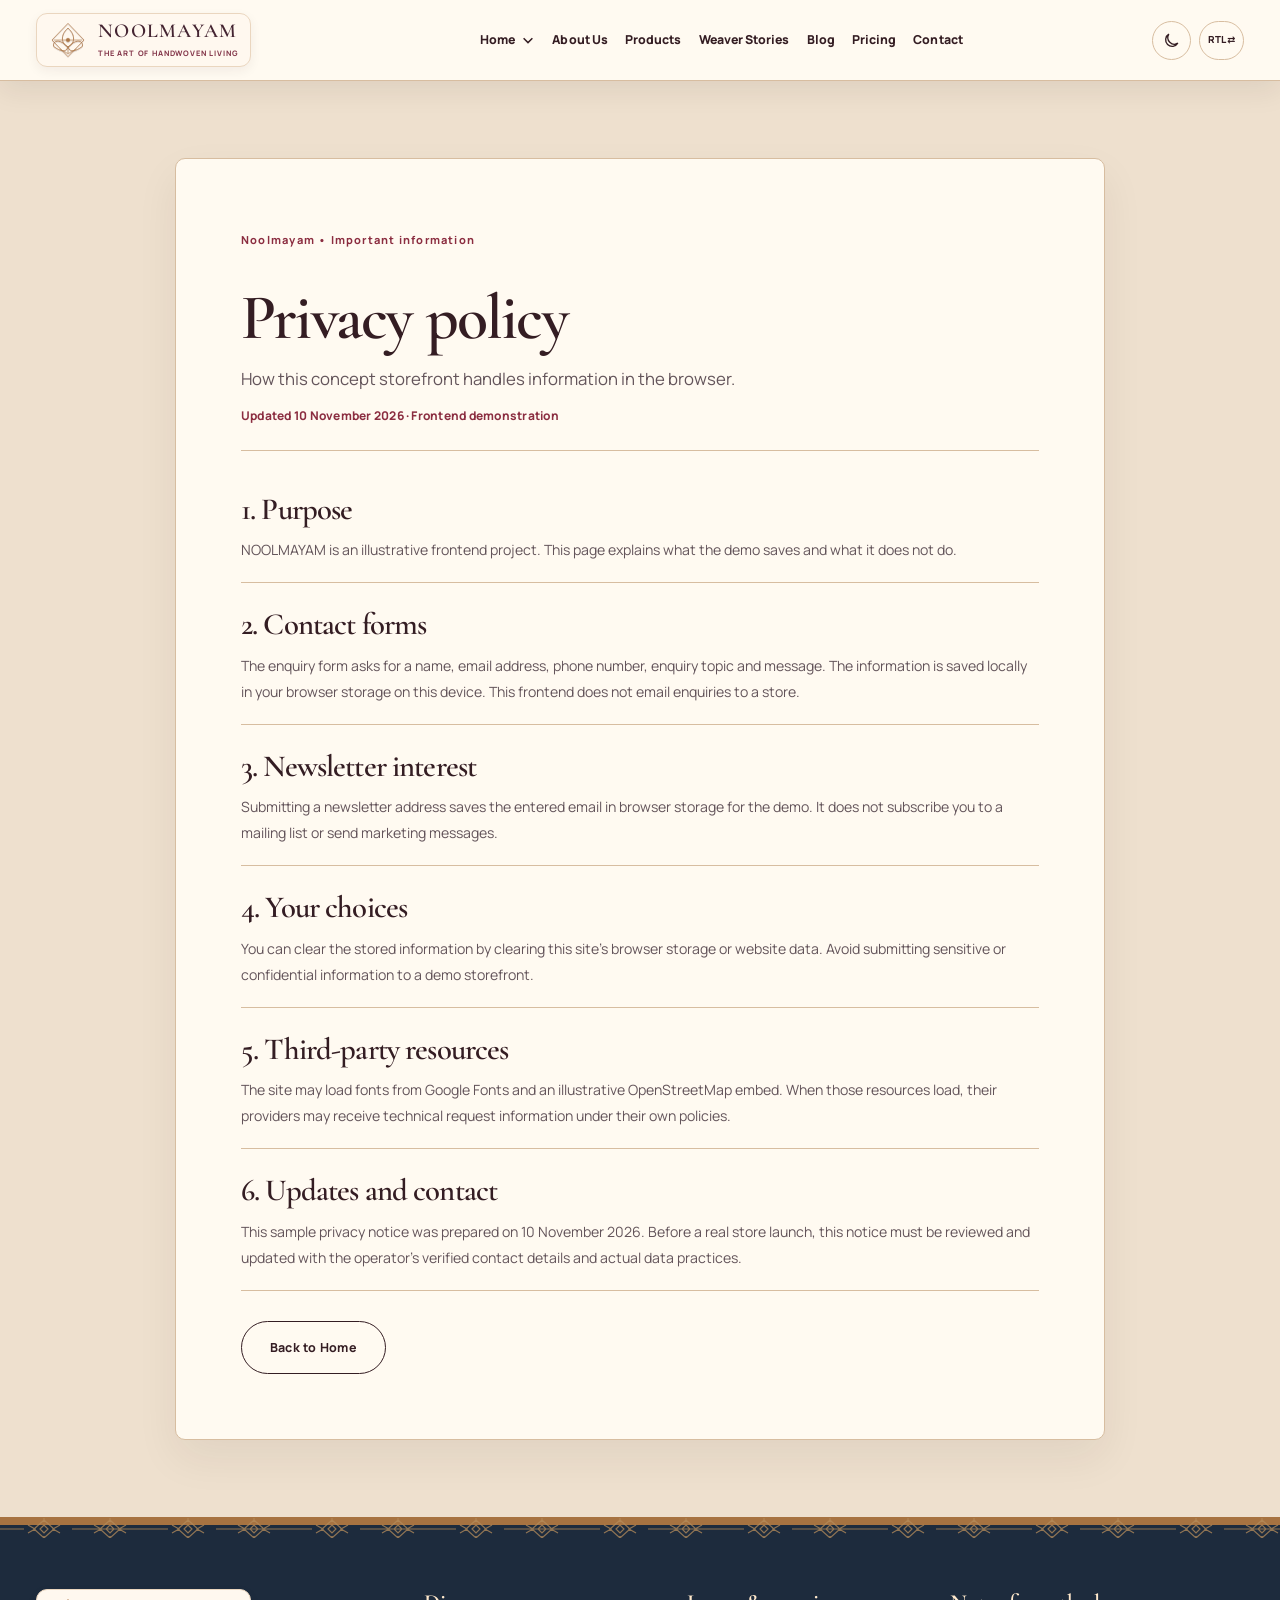
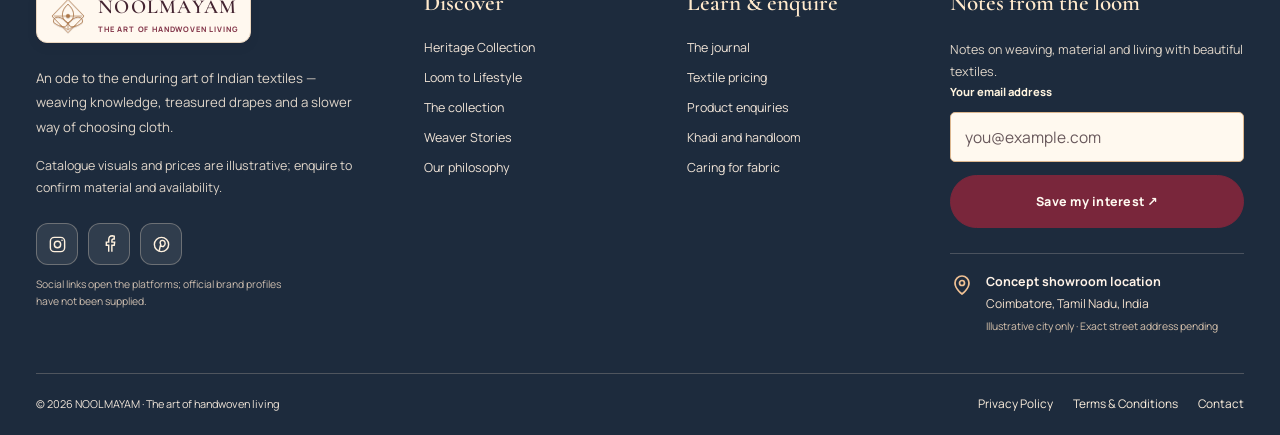
<file: Noolmayam/privacy-policy.html>
<!DOCTYPE html>

<html dir="ltr" lang="en"><head><meta charset="utf-8"/><meta content="width=device-width,initial-scale=1" name="viewport"/><meta content="#F6EFE3" name="theme-color"/><title>Privacy Policy | NOOLMAYAM</title><meta content="NOOLMAYAM concept storefront: privacy and local browser storage practices." name="description"/><meta content="website" property="og:type"/><meta content="Privacy Policy | NOOLMAYAM" property="og:title"/><meta content="NOOLMAYAM concept storefront: privacy and local browser storage practices." property="og:description"/><link href="assets/icons/favicon.png" rel="icon" type="image/png"/><link href="assets/icons/favicon-32x32.png" rel="icon" sizes="32x32" type="image/png"/><link href="assets/icons/apple-touch-icon.png" rel="apple-touch-icon"/><link href="https://fonts.googleapis.com" rel="preconnect"/><link crossorigin="" href="https://fonts.gstatic.com" rel="preconnect"/><link href="https://fonts.googleapis.com/css2?family=Cormorant+Garamond:wght@400;500;600;700&amp;family=Manrope:wght@400;500;600;700;800&amp;display=swap" rel="stylesheet"/><link href="assets/css/style.css" rel="stylesheet"/><link href="assets/css/heritage.css" rel="stylesheet"/><link href="assets/css/layout-polish.css" rel="stylesheet"/><link href="assets/css/rtl-hero-spacing.css" rel="stylesheet"/><link href="assets/css/client-review-fixes.css" rel="stylesheet"/><link href="assets/css/testing-team-qa.css" rel="stylesheet"/><link href="assets/css/unified-headings.css" rel="stylesheet"/><link href="assets/css/card-alignment-final.css" rel="stylesheet"/><script>try{document.documentElement.dataset.theme=localStorage.getItem('noolmayam-theme')||localStorage.getItem('noolora-theme')||'light';document.documentElement.dir=localStorage.getItem('noolmayam-dir')||localStorage.getItem('noolora-dir')||'ltr'}catch(e){}</script><script defer="" src="assets/js/data.js"></script><script defer="" src="assets/js/site.js"></script></head><body class="heritage-relaunch" data-page="policy"><a class="skip-link" href="#main">Skip to content</a><div id="siteHeader"></div><main id="main"><section class="section qa-policy-page"><div class="wrap"><article class="qa-policy-paper"><span class="eyebrow">Noolmayam • Important information</span><h1>Privacy policy</h1><p class="qa-policy-lead">How this concept storefront handles information in the browser.</p><p class="qa-policy-date">Updated 10 November 2026 · Frontend demonstration</p><section class="qa-policy-entry"><h2>1. Purpose</h2><p>NOOLMAYAM is an illustrative frontend project. This page explains what the demo saves and what it does not do.</p></section><section class="qa-policy-entry"><h2>2. Contact forms</h2><p>The enquiry form asks for a name, email address, phone number, enquiry topic and message. The information is saved locally in your browser storage on this device. This frontend does not email enquiries to a store.</p></section><section class="qa-policy-entry"><h2>3. Newsletter interest</h2><p>Submitting a newsletter address saves the entered email in browser storage for the demo. It does not subscribe you to a mailing list or send marketing messages.</p></section><section class="qa-policy-entry"><h2>4. Your choices</h2><p>You can clear the stored information by clearing this site’s browser storage or website data. Avoid submitting sensitive or confidential information to a demo storefront.</p></section><section class="qa-policy-entry"><h2>5. Third-party resources</h2><p>The site may load fonts from Google Fonts and an illustrative OpenStreetMap embed. When those resources load, their providers may receive technical request information under their own policies.</p></section><section class="qa-policy-entry"><h2>6. Updates and contact</h2><p>This sample privacy notice was prepared on 10 November 2026. Before a real store launch, this notice must be reviewed and updated with the operator’s verified contact details and actual data practices.</p></section><p class="qa-policy-actions"><a class="btn btn-outline" href="index.html">Back to Home</a></p></article></div></section></main><div id="siteFooter"></div><div aria-live="polite" class="toast" id="toast" role="status"></div></body></html>
</file>
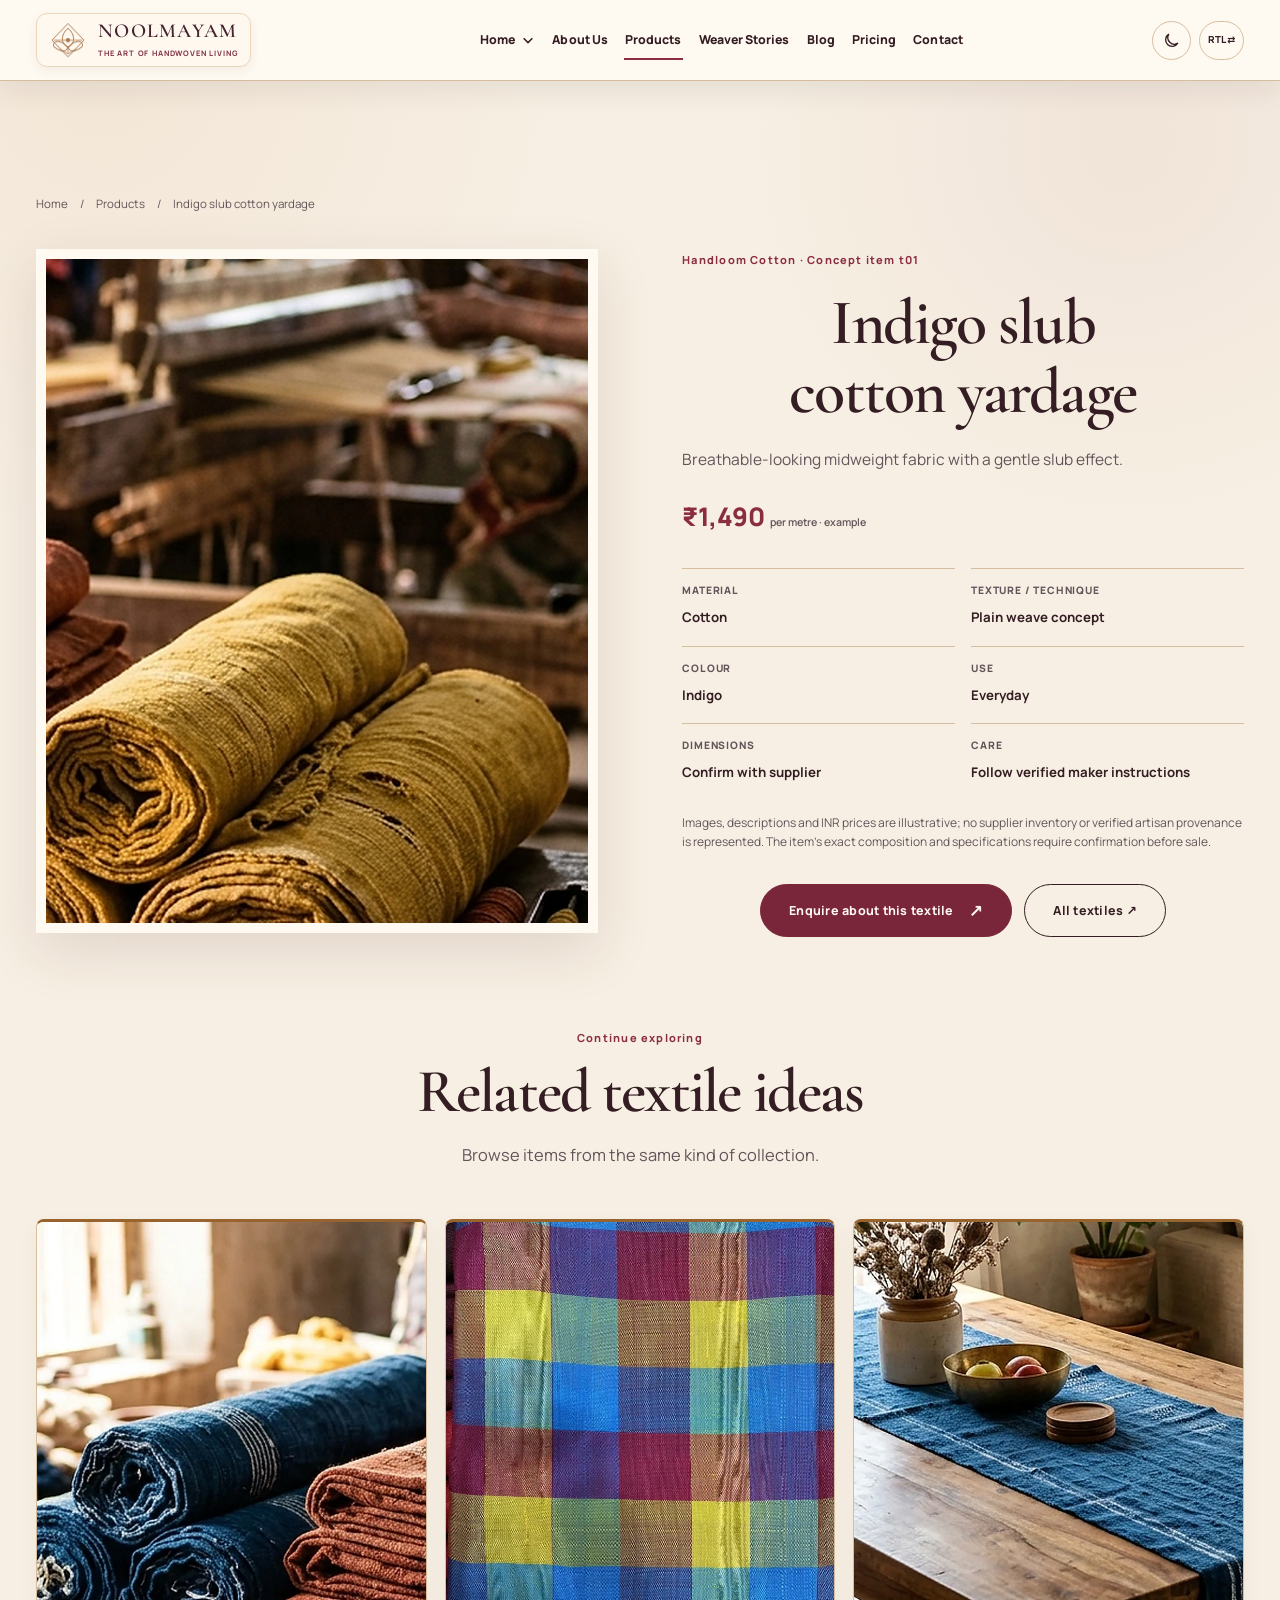
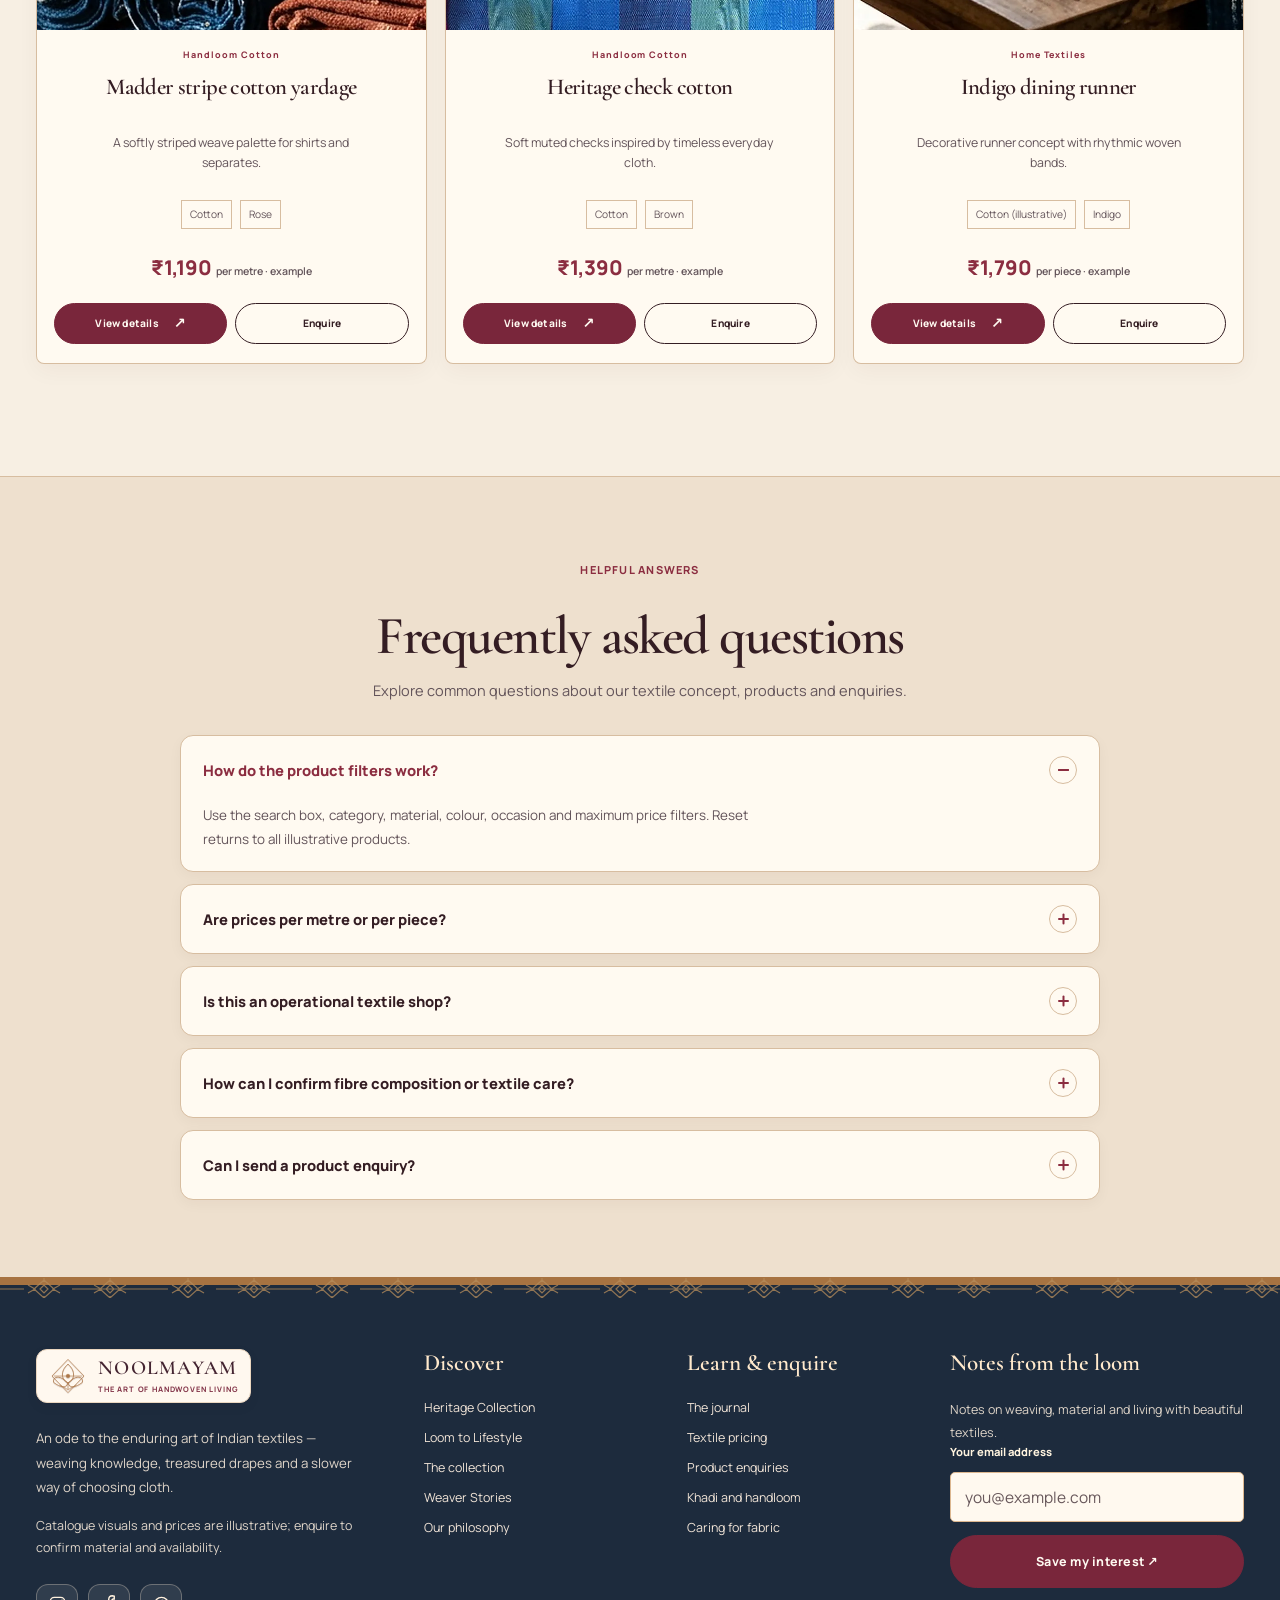
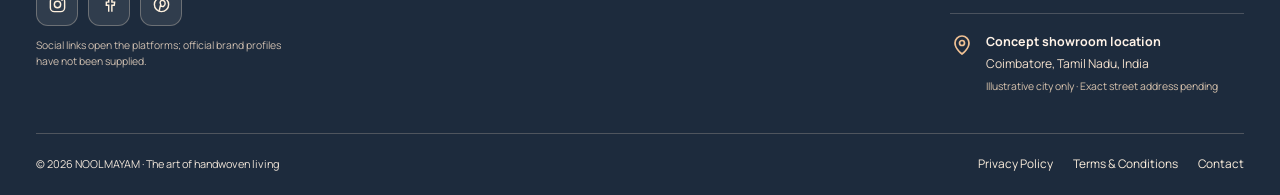
<file: Noolmayam/product-details.html>
<!DOCTYPE html>

<html dir="ltr" lang="en"><head><meta charset="utf-8"/><meta content="width=device-width,initial-scale=1" name="viewport"/><meta content="#F6EFE3" name="theme-color"/><title>Textile Details | NOOLMAYAM</title><meta content="View product dimensions, textile composition notes, care and pricing units." name="description"/><meta content="website" property="og:type"/><meta content="Textile Details | NOOLMAYAM" property="og:title"/><meta content="View product dimensions, textile composition notes, care and pricing units." property="og:description"/><link href="assets/icons/favicon.png" rel="icon" type="image/png"/><link href="assets/icons/favicon-32x32.png" rel="icon" sizes="32x32" type="image/png"/><link href="assets/icons/apple-touch-icon.png" rel="apple-touch-icon"/><link href="https://fonts.googleapis.com" rel="preconnect"/><link crossorigin="" href="https://fonts.gstatic.com" rel="preconnect"/><link href="https://fonts.googleapis.com/css2?family=Cormorant+Garamond:wght@400;500;600;700&amp;family=Manrope:wght@400;500;600;700;800&amp;display=swap" rel="stylesheet"/><link href="assets/css/style.css" rel="stylesheet"/><link href="assets/css/heritage.css" rel="stylesheet"/><link href="assets/css/layout-polish.css" rel="stylesheet"/><link href="assets/css/rtl-hero-spacing.css" rel="stylesheet"/><link href="assets/css/client-review-fixes.css" rel="stylesheet"/><link href="assets/css/testing-team-qa.css" rel="stylesheet"/><link href="assets/css/unified-headings.css" rel="stylesheet"/><link href="assets/css/card-alignment-final.css" rel="stylesheet"/><script>try{document.documentElement.dataset.theme=localStorage.getItem('noolmayam-theme')||localStorage.getItem('noolora-theme')||'light';document.documentElement.dir=localStorage.getItem('noolmayam-dir')||localStorage.getItem('noolora-dir')||'ltr'}catch(e){}</script><script defer="" src="assets/js/data.js"></script><script defer="" src="assets/js/site.js"></script></head><body class="heritage-relaunch" data-page="products"><a class="skip-link" href="#main">Skip to content</a><div id="siteHeader"></div><main id="main"><section class="section detail-section"><div class="wrap"><nav aria-label="Breadcrumb" class="breadcrumbs"><a href="index.html">Home</a><span>/</span><a href="products.html">Products</a><span>/</span><span id="productCrumb">Textile detail</span></nav><div class="detail-layout" id="productDetail"><p>Loading textile details…</p></div><div class="section-head center top-gap"><span class="eyebrow">Continue exploring</span><h2>Related textile ideas</h2><p>Browse items from the same kind of collection.</p></div><div class="product-grid related-grid" id="relatedProducts"></div></div></section></main><div id="siteFooter"></div><div aria-live="polite" class="toast" id="toast" role="status"></div></body></html>
</file>
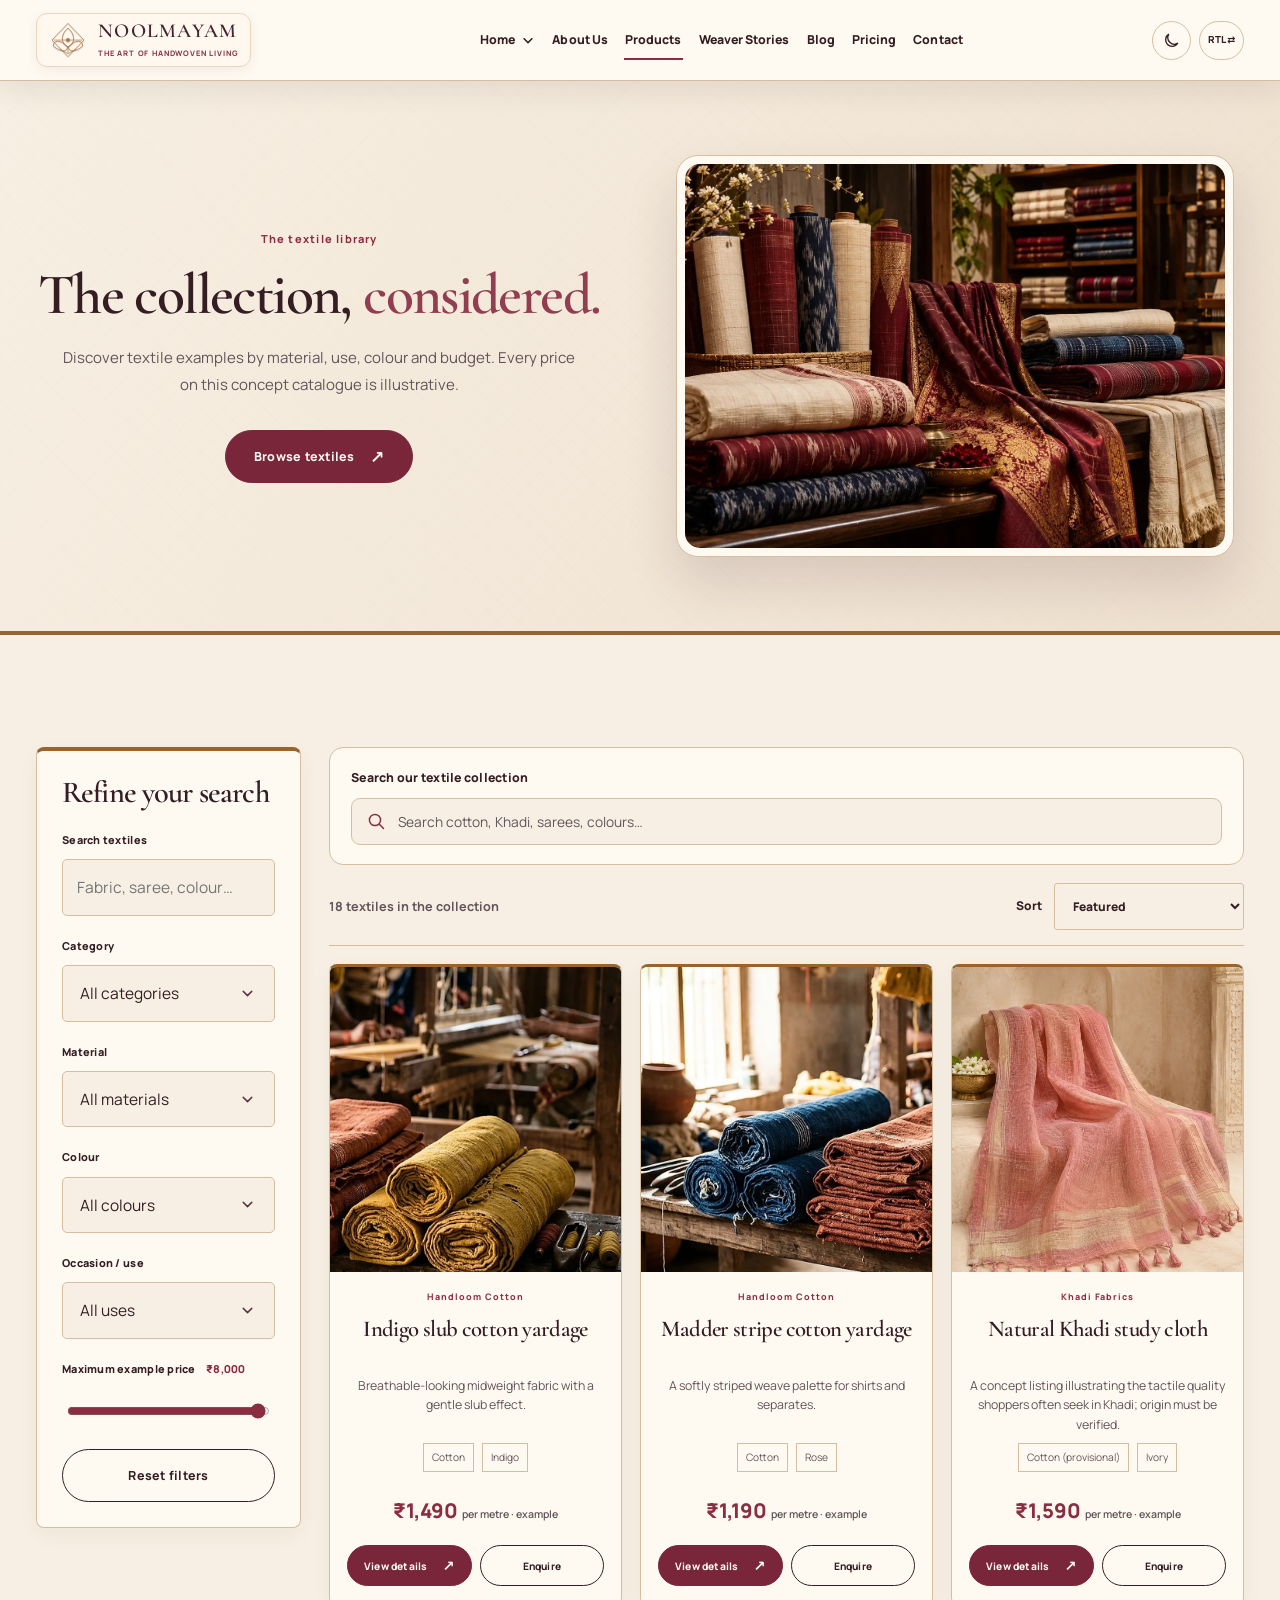
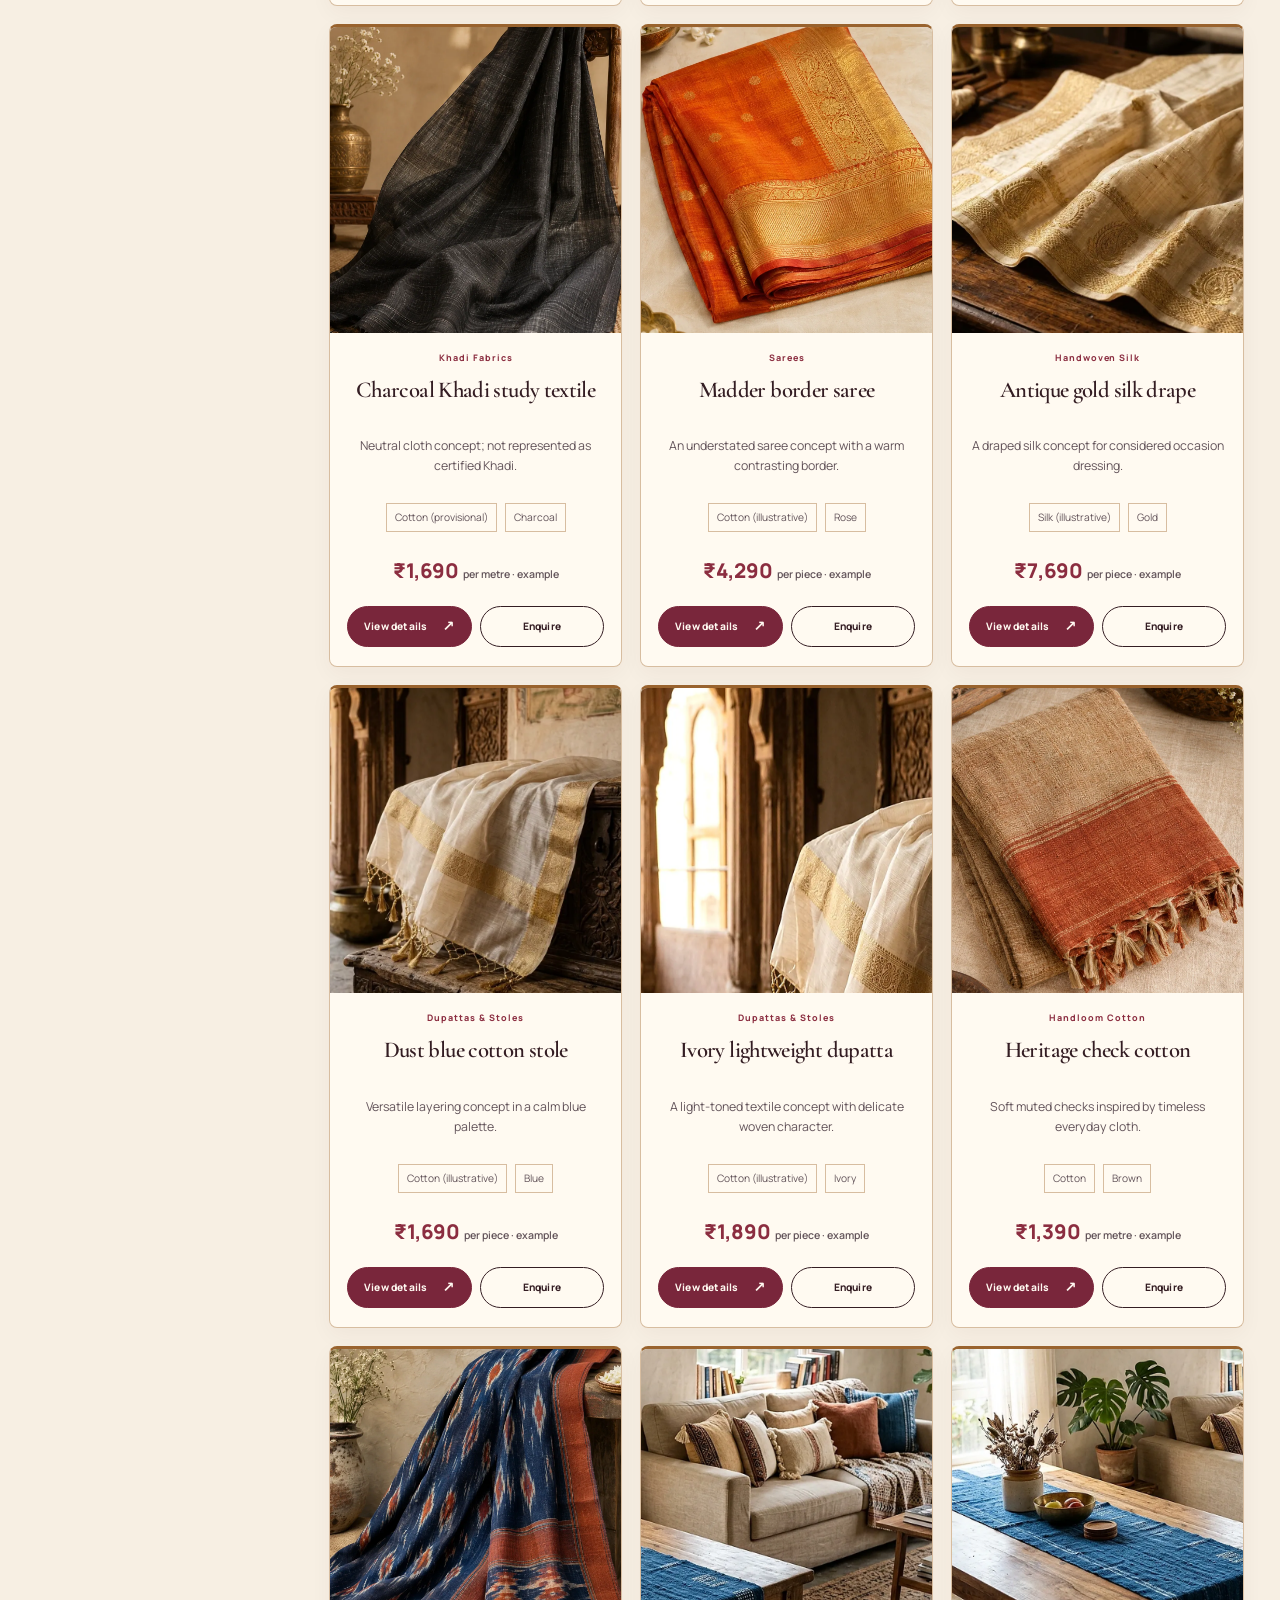
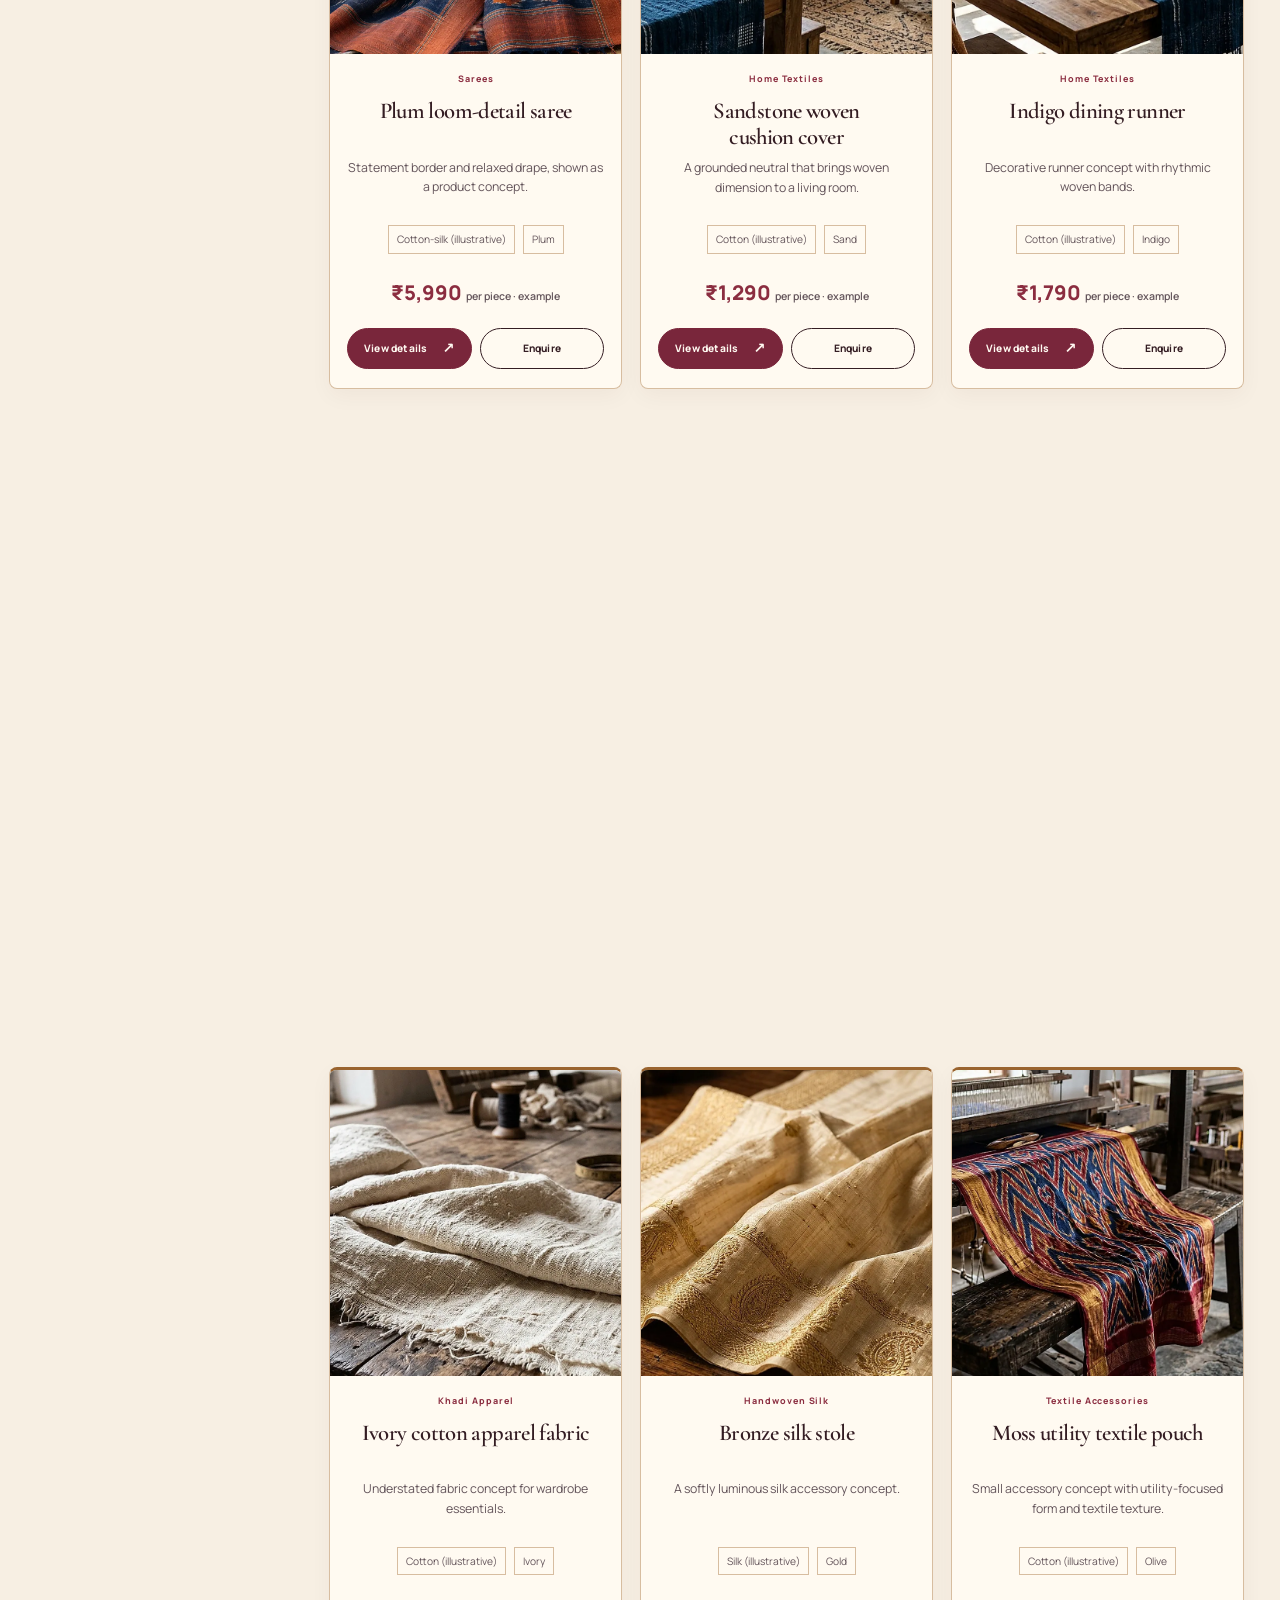
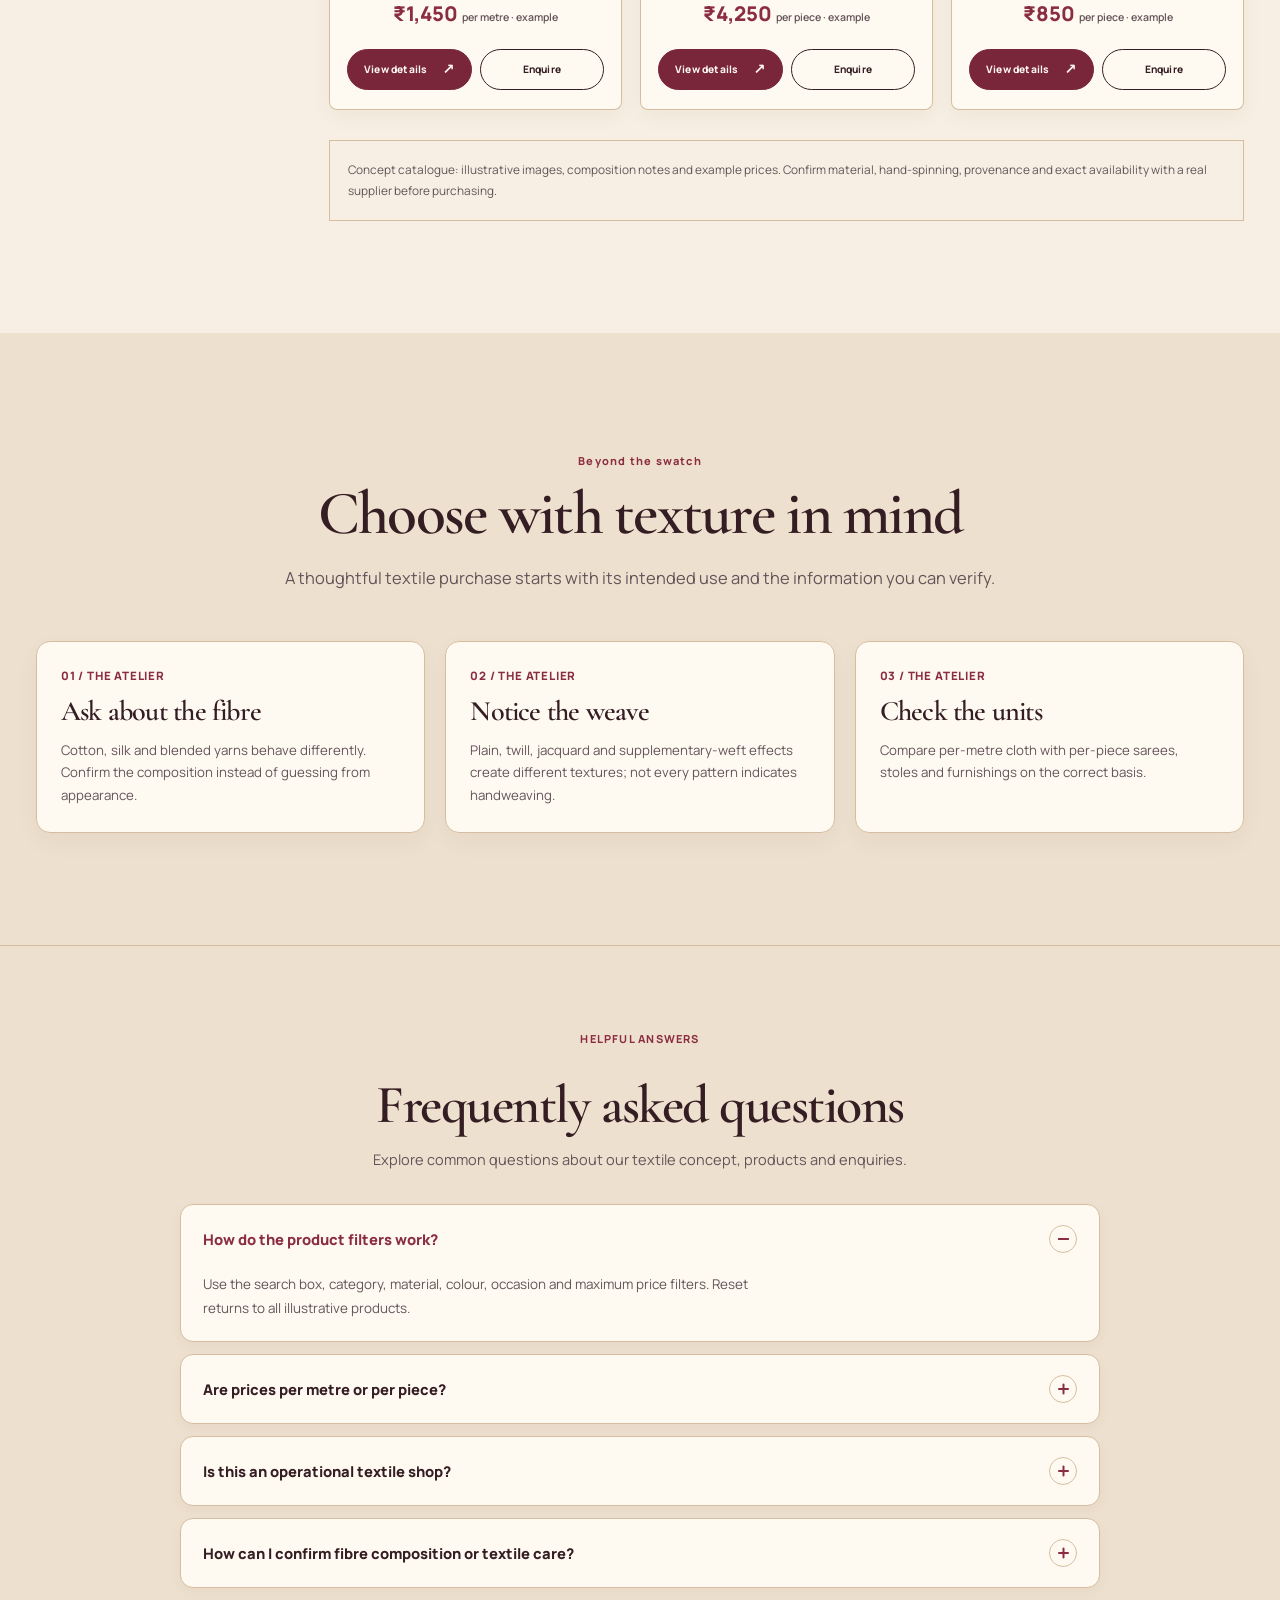
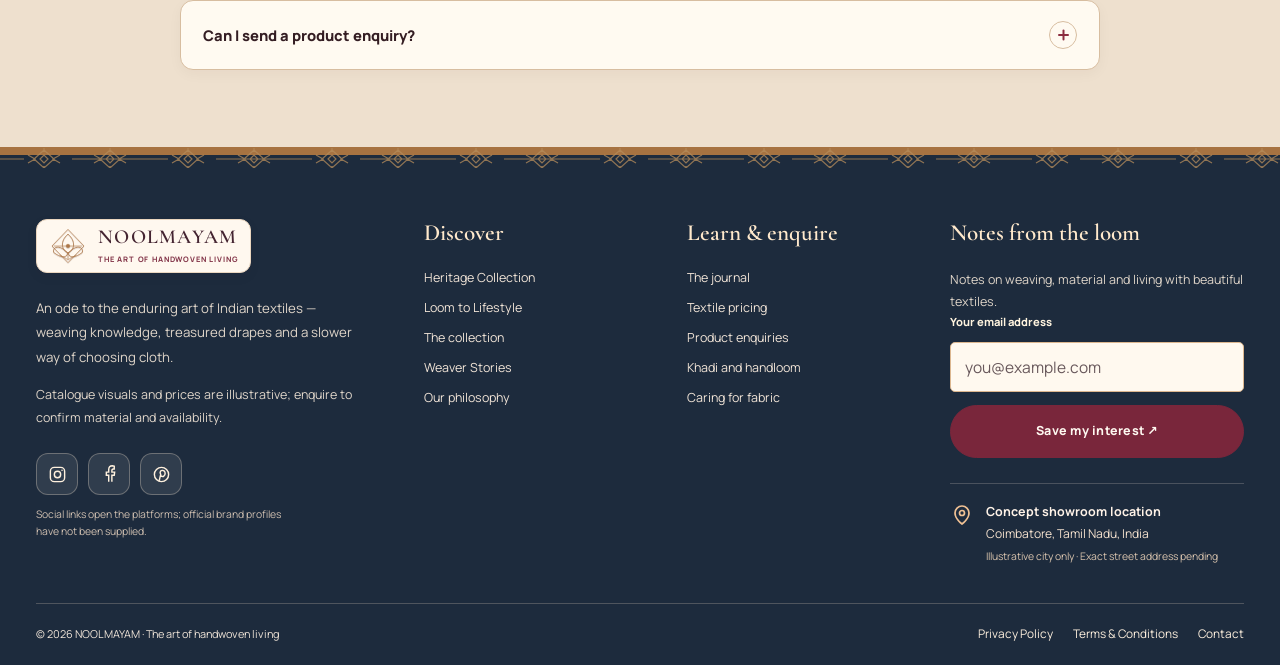
<file: Noolmayam/products.html>
<!DOCTYPE html>

<html dir="ltr" lang="en"><head><meta charset="utf-8"/><meta content="width=device-width,initial-scale=1" name="viewport"/><meta content="#F6EFE3" name="theme-color"/><title>Textile Collection &amp; Filters | NOOLMAYAM</title><meta content="Explore example handloom and Khadi-inspired fabrics by material, category and price." name="description"/><meta content="website" property="og:type"/><meta content="Textile Collection &amp; Filters | NOOLMAYAM" property="og:title"/><meta content="Explore example handloom and Khadi-inspired fabrics by material, category and price." property="og:description"/><link href="assets/icons/favicon.png" rel="icon" type="image/png"/><link href="assets/icons/favicon-32x32.png" rel="icon" sizes="32x32" type="image/png"/><link href="assets/icons/apple-touch-icon.png" rel="apple-touch-icon"/><link href="https://fonts.googleapis.com" rel="preconnect"/><link crossorigin="" href="https://fonts.gstatic.com" rel="preconnect"/><link href="https://fonts.googleapis.com/css2?family=Cormorant+Garamond:wght@400;500;600;700&amp;family=Manrope:wght@400;500;600;700;800&amp;display=swap" rel="stylesheet"/><link href="assets/css/style.css" rel="stylesheet"/><link href="assets/css/heritage.css" rel="stylesheet"/><link href="assets/css/layout-polish.css" rel="stylesheet"/><link href="assets/css/rtl-hero-spacing.css" rel="stylesheet"/><link href="assets/css/client-review-fixes.css" rel="stylesheet"/><link href="assets/css/testing-team-qa.css" rel="stylesheet"/><link href="assets/css/unified-headings.css" rel="stylesheet"/><link href="assets/css/card-alignment-final.css" rel="stylesheet"/><script>try{document.documentElement.dataset.theme=localStorage.getItem('noolmayam-theme')||localStorage.getItem('noolora-theme')||'light';document.documentElement.dir=localStorage.getItem('noolmayam-dir')||localStorage.getItem('noolora-dir')||'ltr'}catch(e){}</script><script defer="" src="assets/js/data.js"></script><script defer="" src="assets/js/site.js"></script><link href="assets/css/input-dropdown-fixes.css" rel="stylesheet"/></head><body class="heritage-relaunch" data-page="products"><a class="skip-link" href="#main">Skip to content</a><div id="siteHeader"></div><main id="main"><section class="page-hero compact-hero"><div class="wrap page-hero-grid"><div class="hero-copy"><span class="eyebrow">The textile library</span><h1>The collection, <span class="heading-accent">considered.</span></h1><p>Discover textile examples by material, use, colour and budget. Every price on this concept catalogue is illustrative.</p><div class="button-row"><a class="btn btn-primary" href="#catalogue">Browse textiles<span aria-hidden="true">↗</span></a></div></div><div class="hero-art"><div class="photo-frame"><img alt="Extensive traditional handloom weaving setup" class="" decoding="async" loading="eager" src="assets/images/products-hero.webp"/></div><span class="corner-mark">NOOLMAYAM <span>✳</span> ATELIER</span></div></div></section><section class="section catalogue-section"><div class="wrap"><div class="catalogue-shell" id="catalogue"><aside aria-label="Product filters" class="filter-panel"><h2>Refine your search</h2><label for="searchProduct">Search textiles</label><input id="searchProduct" placeholder="Fabric, saree, colour…" type="search"/><label for="categoryFilter">Category</label><select id="categoryFilter"><option value="">All categories</option></select><label for="materialFilter">Material</label><select id="materialFilter"><option value="">All materials</option></select><label for="colorFilter">Colour</label><select id="colorFilter"><option value="">All colours</option></select><label for="occasionFilter">Occasion / use</label><select id="occasionFilter"><option value="">All uses</option></select><label for="priceFilter">Maximum example price <output for="priceFilter" id="priceOutput">₹8,000</output></label><input id="priceFilter" max="8000" min="800" step="100" type="range" value="8000"/><button class="btn btn-outline btn-full" id="resetFilters" type="button">Reset filters</button></aside><div class="catalogue-results"><div class="catalogue-search-bar"><label for="searchProductTop">Search our textile collection</label><div class="catalogue-search-field"><svg viewBox="0 0 24 24" fill="none" stroke="currentColor" stroke-width="1.8" stroke-linecap="round" aria-hidden="true"><circle cx="10.8" cy="10.8" r="6.7"></circle><path d="m16 16 5 5"></path></svg><input id="searchProductTop" type="search" autocomplete="off" placeholder="Search cotton, Khadi, sarees, colours…" aria-controls="productGrid" /></div></div><div class="results-toolbar"><p id="resultCount" role="status">Loading textiles…</p><label for="sortProducts">Sort <select id="sortProducts"><option value="featured">Featured</option><option value="low">Price: low to high</option><option value="high">Price: high to low</option><option value="name">Name: A–Z</option></select></label></div><div class="product-grid" id="productGrid"></div><div class="empty-state" hidden="" id="emptyProducts">No textiles match these choices. Try resetting the filters.</div><p class="catalogue-disclaimer">Concept catalogue: illustrative images, composition notes and example prices. Confirm material, hand-spinning, provenance and exact availability with a real supplier before purchasing.</p></div></div></div></section><section aria-label="Choose with texture in mind" class="section cultural-knowledge"><div class="wrap"><div class="section-head center"><span class="eyebrow">Beyond the swatch</span><h2>Choose with texture in mind</h2><p>A thoughtful textile purchase starts with its intended use and the information you can verify.</p></div><div class="heritage-insights"><article class="heritage-insight"><span class="insight-number">01 / THE ATELIER</span><h3>Ask about the fibre</h3><p>Cotton, silk and blended yarns behave differently. Confirm the composition instead of guessing from appearance.</p></article><article class="heritage-insight"><span class="insight-number">02 / THE ATELIER</span><h3>Notice the weave</h3><p>Plain, twill, jacquard and supplementary-weft effects create different textures; not every pattern indicates handweaving.</p></article><article class="heritage-insight"><span class="insight-number">03 / THE ATELIER</span><h3>Check the units</h3><p>Compare per-metre cloth with per-piece sarees, stoles and furnishings on the correct basis.</p></article></div></div></section></main><div id="siteFooter"></div><div aria-live="polite" class="toast" id="toast" role="status"></div></body></html>
</file>
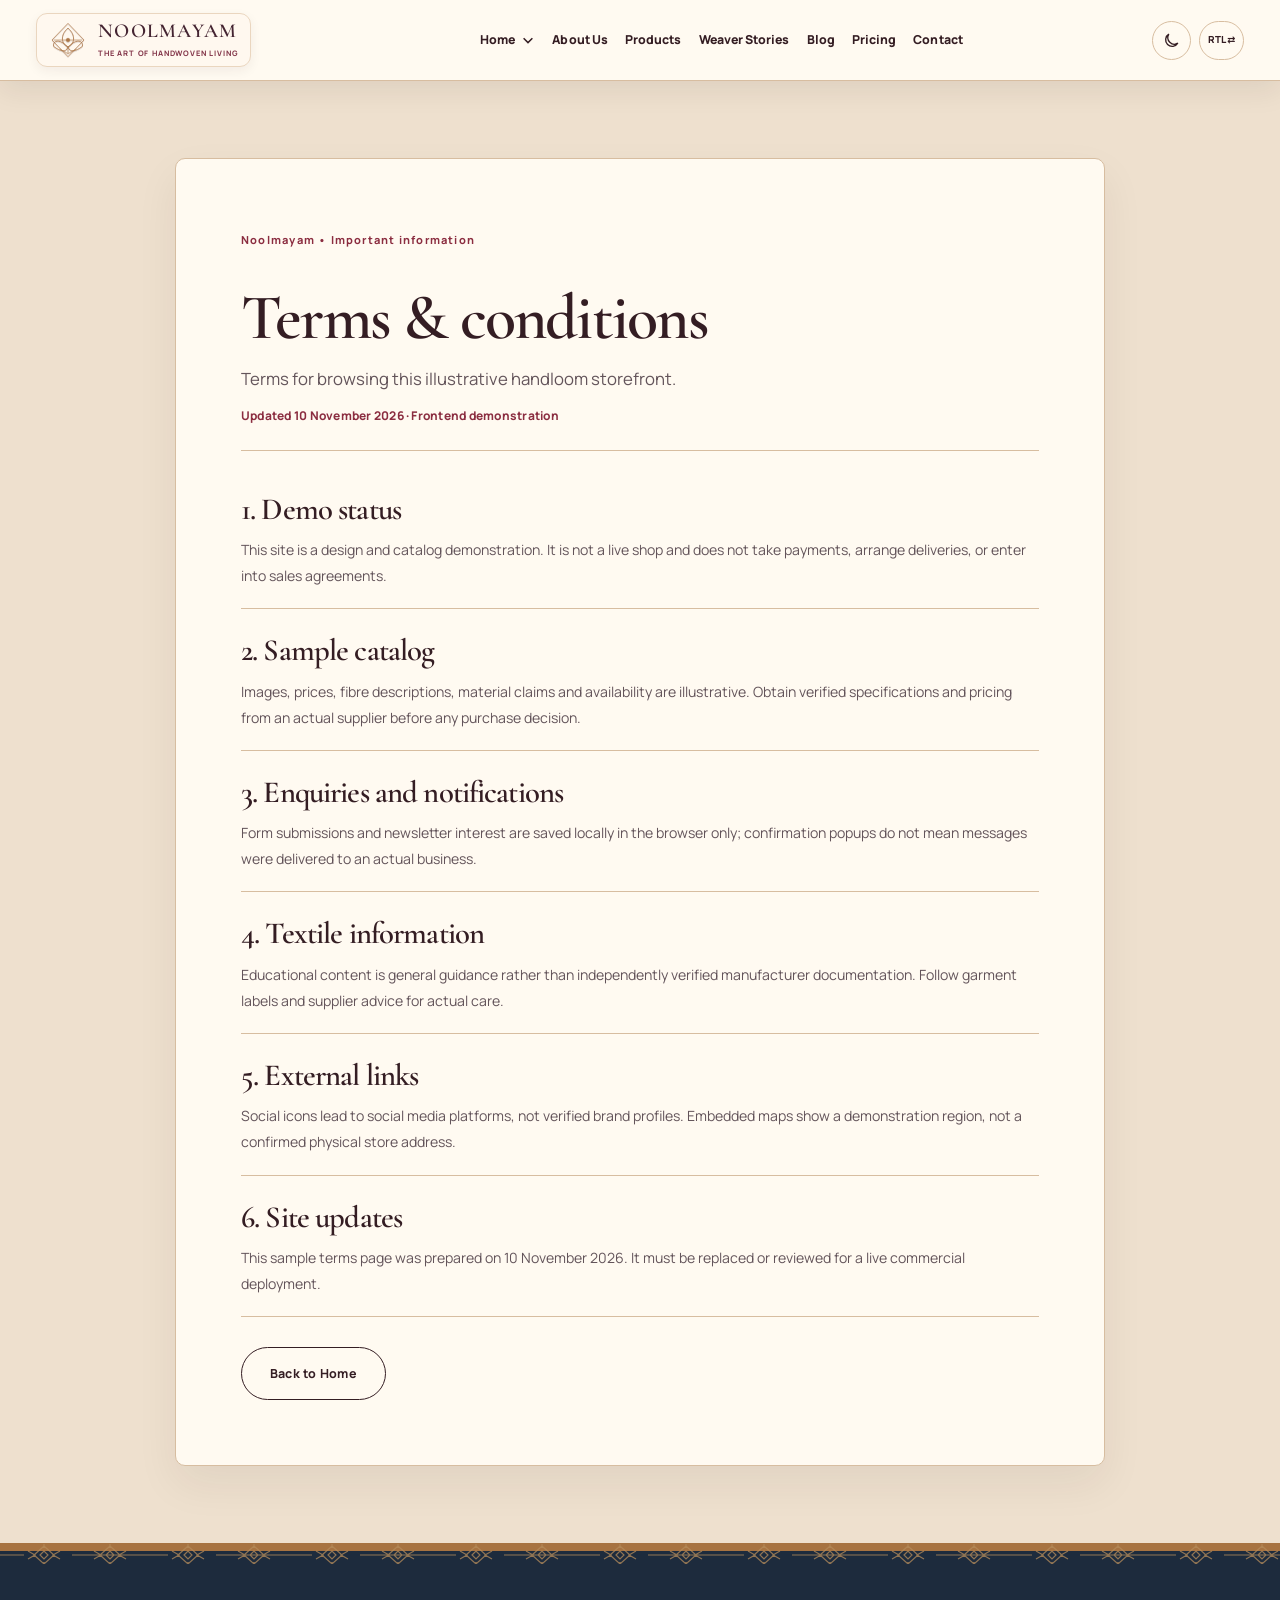
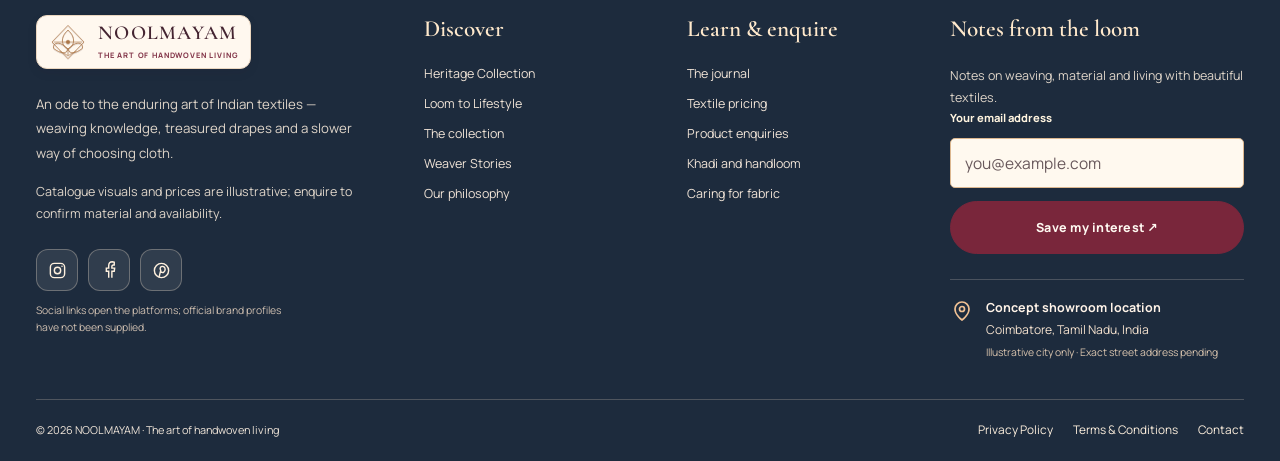
<file: Noolmayam/terms-and-conditions.html>
<!DOCTYPE html>

<html dir="ltr" lang="en"><head><meta charset="utf-8"/><meta content="width=device-width,initial-scale=1" name="viewport"/><meta content="#F6EFE3" name="theme-color"/><title>Terms &amp; Conditions | NOOLMAYAM</title><meta content="NOOLMAYAM concept storefront: terms for this illustrative textile catalogue." name="description"/><meta content="website" property="og:type"/><meta content="Terms &amp; Conditions | NOOLMAYAM" property="og:title"/><meta content="NOOLMAYAM concept storefront: terms for this illustrative textile catalogue." property="og:description"/><link href="assets/icons/favicon.png" rel="icon" type="image/png"/><link href="assets/icons/favicon-32x32.png" rel="icon" sizes="32x32" type="image/png"/><link href="assets/icons/apple-touch-icon.png" rel="apple-touch-icon"/><link href="https://fonts.googleapis.com" rel="preconnect"/><link crossorigin="" href="https://fonts.gstatic.com" rel="preconnect"/><link href="https://fonts.googleapis.com/css2?family=Cormorant+Garamond:wght@400;500;600;700&amp;family=Manrope:wght@400;500;600;700;800&amp;display=swap" rel="stylesheet"/><link href="assets/css/style.css" rel="stylesheet"/><link href="assets/css/heritage.css" rel="stylesheet"/><link href="assets/css/layout-polish.css" rel="stylesheet"/><link href="assets/css/rtl-hero-spacing.css" rel="stylesheet"/><link href="assets/css/client-review-fixes.css" rel="stylesheet"/><link href="assets/css/testing-team-qa.css" rel="stylesheet"/><link href="assets/css/unified-headings.css" rel="stylesheet"/><link href="assets/css/card-alignment-final.css" rel="stylesheet"/><script>try{document.documentElement.dataset.theme=localStorage.getItem('noolmayam-theme')||localStorage.getItem('noolora-theme')||'light';document.documentElement.dir=localStorage.getItem('noolmayam-dir')||localStorage.getItem('noolora-dir')||'ltr'}catch(e){}</script><script defer="" src="assets/js/data.js"></script><script defer="" src="assets/js/site.js"></script></head><body class="heritage-relaunch" data-page="policy"><a class="skip-link" href="#main">Skip to content</a><div id="siteHeader"></div><main id="main"><section class="section qa-policy-page"><div class="wrap"><article class="qa-policy-paper"><span class="eyebrow">Noolmayam • Important information</span><h1>Terms &amp; conditions</h1><p class="qa-policy-lead">Terms for browsing this illustrative handloom storefront.</p><p class="qa-policy-date">Updated 10 November 2026 · Frontend demonstration</p><section class="qa-policy-entry"><h2>1. Demo status</h2><p>This site is a design and catalog demonstration. It is not a live shop and does not take payments, arrange deliveries, or enter into sales agreements.</p></section><section class="qa-policy-entry"><h2>2. Sample catalog</h2><p>Images, prices, fibre descriptions, material claims and availability are illustrative. Obtain verified specifications and pricing from an actual supplier before any purchase decision.</p></section><section class="qa-policy-entry"><h2>3. Enquiries and notifications</h2><p>Form submissions and newsletter interest are saved locally in the browser only; confirmation popups do not mean messages were delivered to an actual business.</p></section><section class="qa-policy-entry"><h2>4. Textile information</h2><p>Educational content is general guidance rather than independently verified manufacturer documentation. Follow garment labels and supplier advice for actual care.</p></section><section class="qa-policy-entry"><h2>5. External links</h2><p>Social icons lead to social media platforms, not verified brand profiles. Embedded maps show a demonstration region, not a confirmed physical store address.</p></section><section class="qa-policy-entry"><h2>6. Site updates</h2><p>This sample terms page was prepared on 10 November 2026. It must be replaced or reviewed for a live commercial deployment.</p></section><p class="qa-policy-actions"><a class="btn btn-outline" href="index.html">Back to Home</a></p></article></div></section></main><div id="siteFooter"></div><div aria-live="polite" class="toast" id="toast" role="status"></div></body></html>
</file>
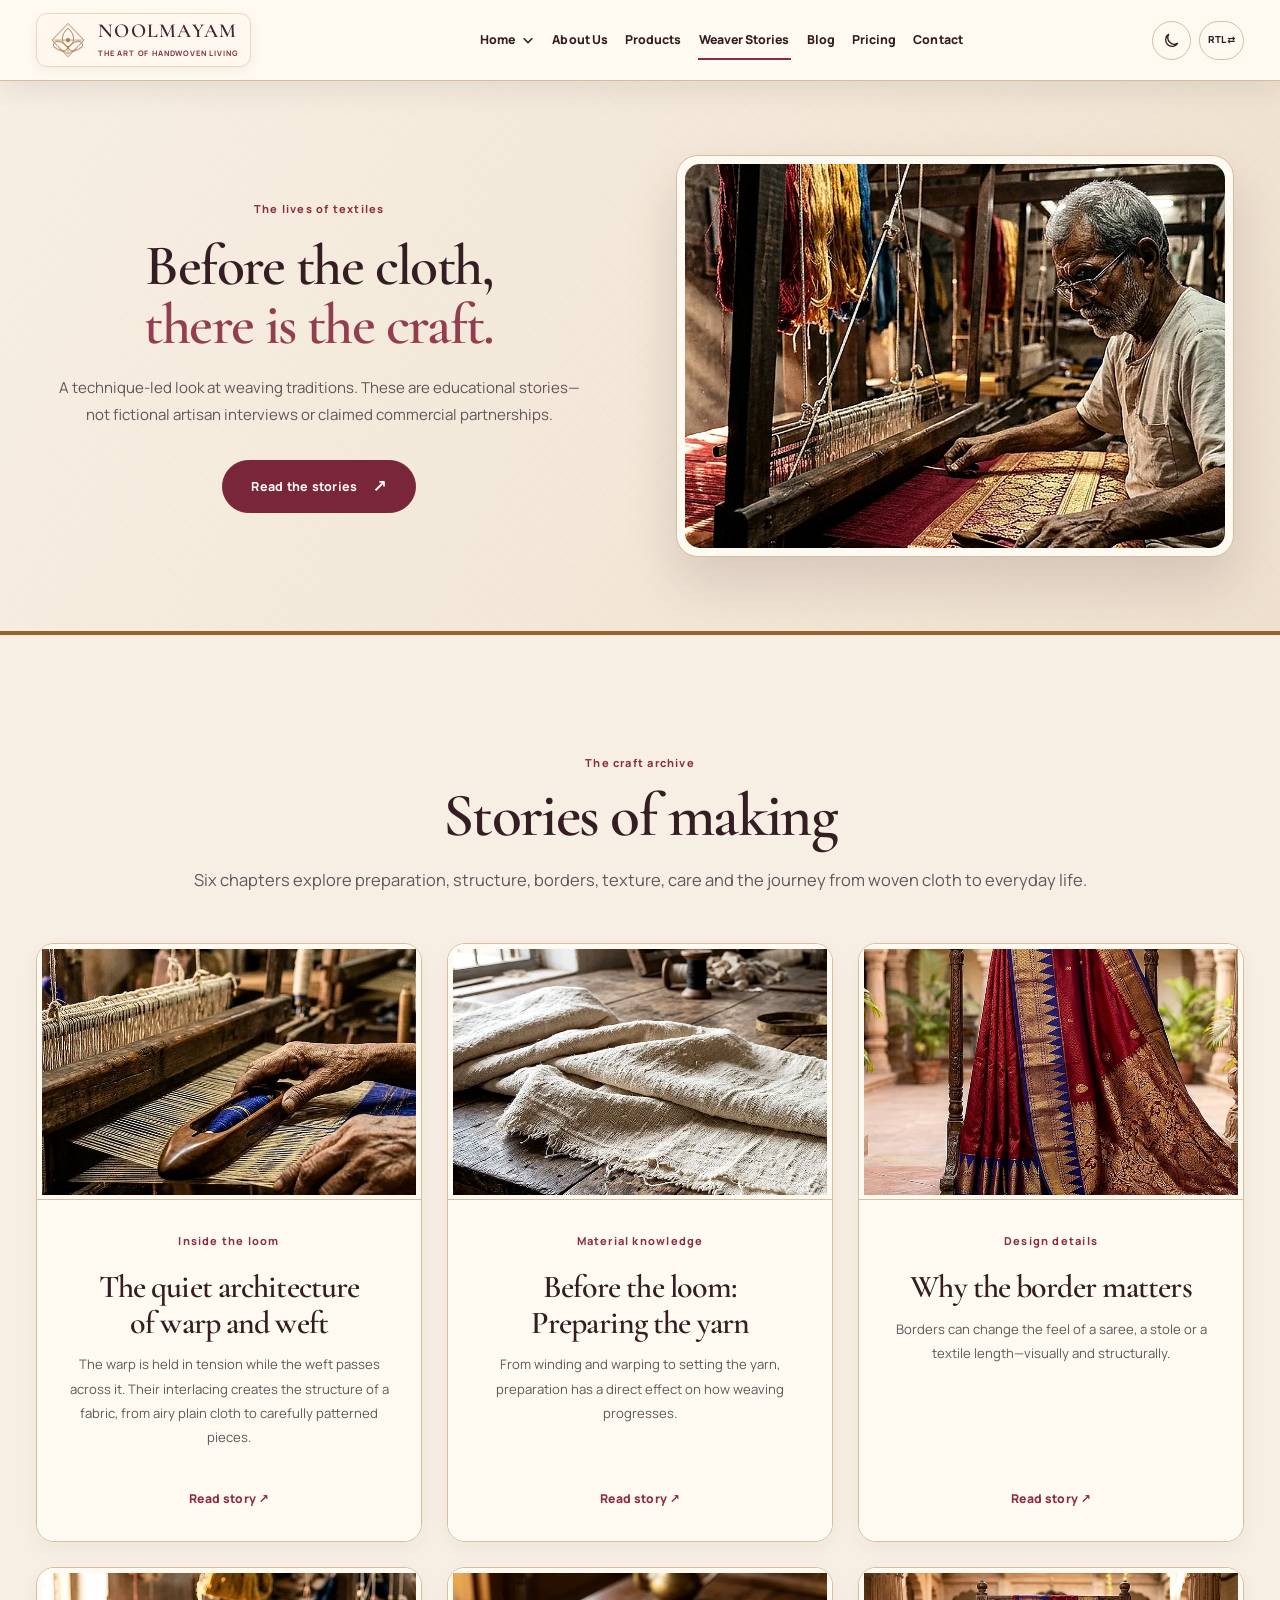
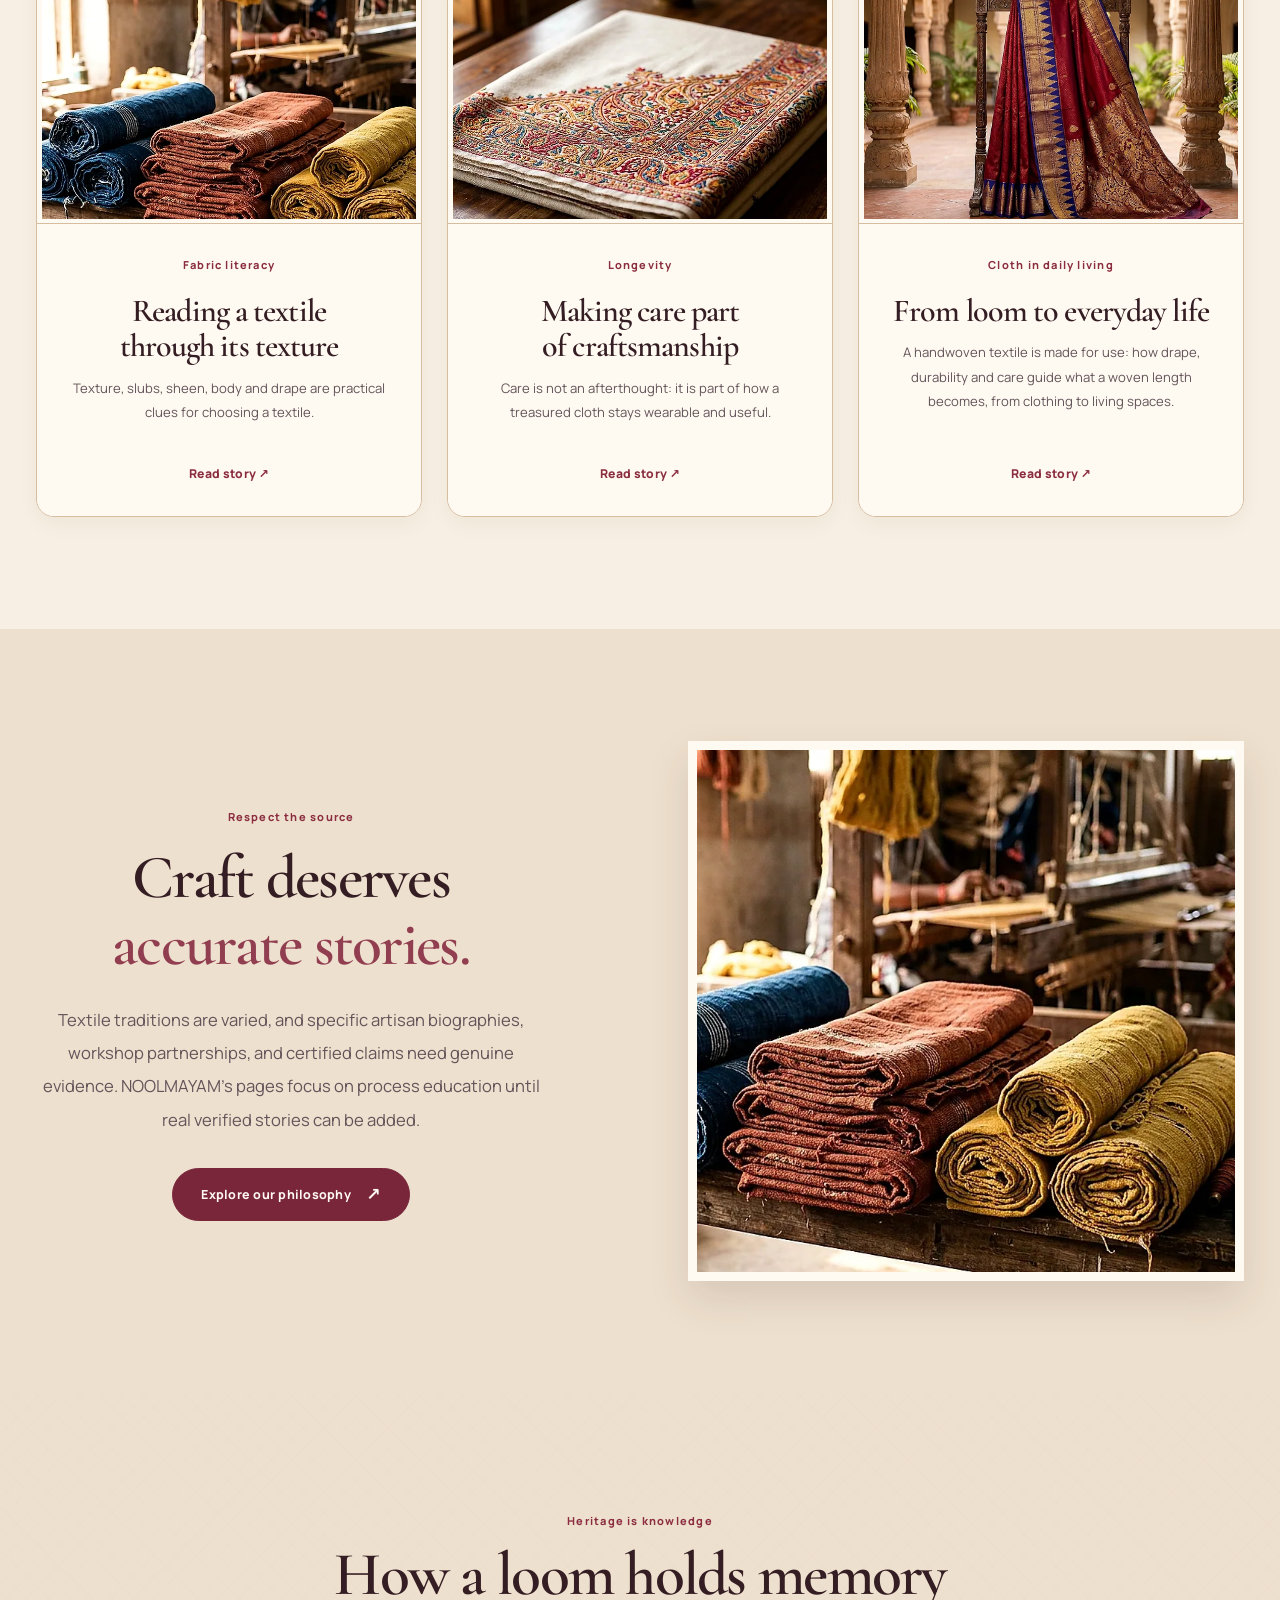
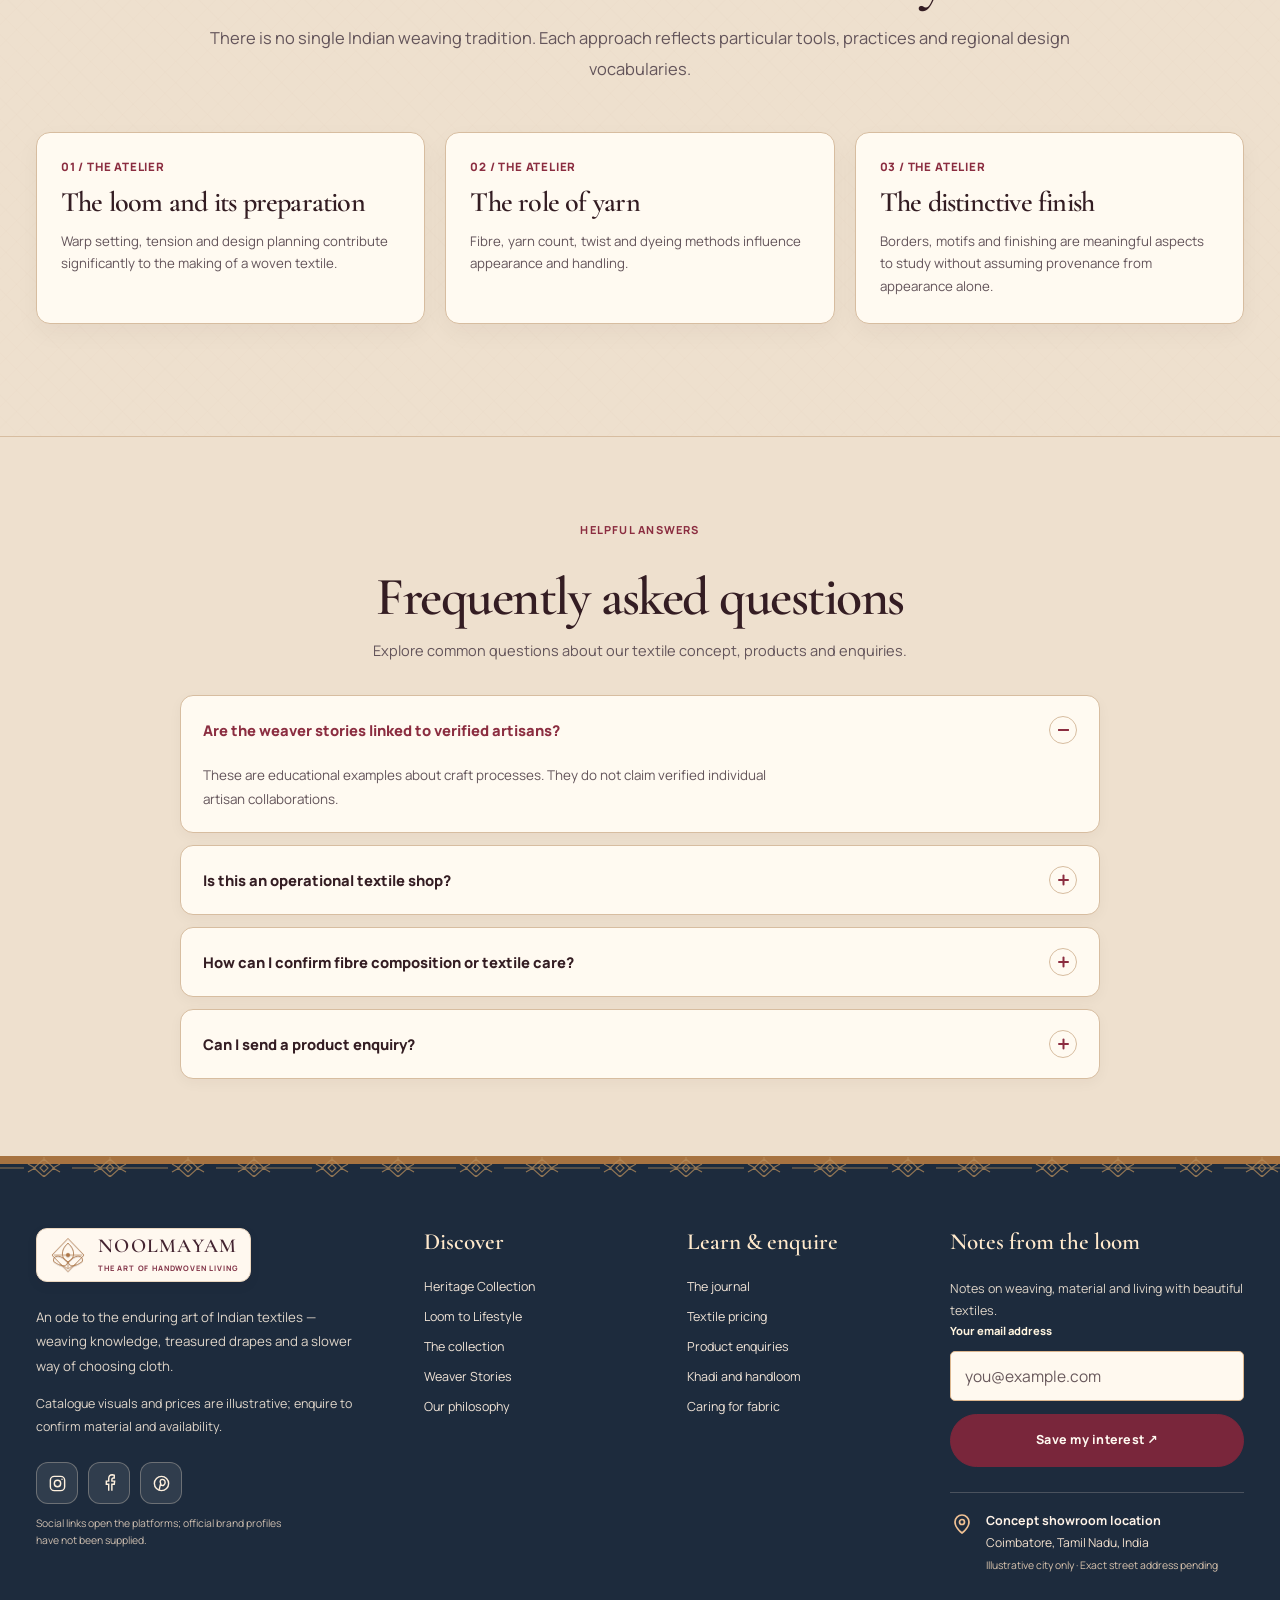
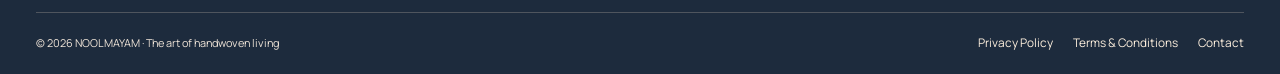
<file: Noolmayam/weaver-stories.html>
<!DOCTYPE html>

<html dir="ltr" lang="en"><head><meta charset="utf-8"/><meta content="width=device-width,initial-scale=1" name="viewport"/><meta content="#F6EFE3" name="theme-color"/><title>Weaving Stories &amp; Techniques | NOOLMAYAM</title><meta content="Learn about warp and weft, yarn preparation and textile technique through educational stories." name="description"/><meta content="website" property="og:type"/><meta content="Weaving Stories &amp; Techniques | NOOLMAYAM" property="og:title"/><meta content="Learn about warp and weft, yarn preparation and textile technique through educational stories." property="og:description"/><link href="assets/icons/favicon.png" rel="icon" type="image/png"/><link href="assets/icons/favicon-32x32.png" rel="icon" sizes="32x32" type="image/png"/><link href="assets/icons/apple-touch-icon.png" rel="apple-touch-icon"/><link href="https://fonts.googleapis.com" rel="preconnect"/><link crossorigin="" href="https://fonts.gstatic.com" rel="preconnect"/><link href="https://fonts.googleapis.com/css2?family=Cormorant+Garamond:wght@400;500;600;700&amp;family=Manrope:wght@400;500;600;700;800&amp;display=swap" rel="stylesheet"/><link href="assets/css/style.css" rel="stylesheet"/><link href="assets/css/heritage.css" rel="stylesheet"/><link href="assets/css/layout-polish.css" rel="stylesheet"/><link href="assets/css/rtl-hero-spacing.css" rel="stylesheet"/><link href="assets/css/client-review-fixes.css" rel="stylesheet"/><link href="assets/css/testing-team-qa.css" rel="stylesheet"/><link href="assets/css/unified-headings.css" rel="stylesheet"/><link href="assets/css/card-alignment-final.css" rel="stylesheet"/><script>try{document.documentElement.dataset.theme=localStorage.getItem('noolmayam-theme')||localStorage.getItem('noolora-theme')||'light';document.documentElement.dir=localStorage.getItem('noolmayam-dir')||localStorage.getItem('noolora-dir')||'ltr'}catch(e){}</script><script defer="" src="assets/js/data.js"></script><script defer="" src="assets/js/site.js"></script></head><body class="heritage-relaunch" data-page="stories"><a class="skip-link" href="#main">Skip to content</a><div id="siteHeader"></div><main id="main"><section class="page-hero compact-hero"><div class="wrap page-hero-grid"><div class="hero-copy"><span class="eyebrow">The lives of textiles</span><h1>Before the cloth, <span class="heading-accent">there is the craft.</span></h1><p>A technique-led look at weaving traditions. These are educational stories—not fictional artisan interviews or claimed commercial partnerships.</p><div class="button-row"><a class="btn btn-primary" href="#story-grid">Read the stories<span aria-hidden="true">↗</span></a></div></div><div class="hero-art"><div class="photo-frame"><img alt="Indian master handloom craftsperson demonstrating traditional weaving" class="" decoding="async" loading="eager" src="assets/images/weaver-hero.webp"/></div><span class="corner-mark">NOOLMAYAM <span>✳</span> ATELIER</span></div></div></section><section class="section"><div class="wrap"><div class="section-head center"><span class="eyebrow">The craft archive</span><h2>Stories of making</h2><p>Six chapters explore preparation, structure, borders, texture, care and the journey from woven cloth to everyday life.</p></div><div class="stories-grid" id="story-grid"><a class="story-large-card" href="weaver-story-details.html?id=warp-weft"><div><div aria-label="The quiet architecture of warp and weft" class="atlas-image atlas-story-0" role="img"></div></div><div class="story-large-copy"><span class="eyebrow">Inside the loom</span><h3>The quiet architecture of warp and weft</h3><p>The warp is held in tension while the weft passes across it. Their interlacing creates the structure of a fabric, from airy plain cloth to carefully patterned pieces.</p><span class="text-link">Read story ↗</span></div></a><a class="story-large-card" href="weaver-story-details.html?id=yarn-preparation"><div><div aria-label="Before the loom: preparing the yarn" class="atlas-image atlas-story-1" role="img"></div></div><div class="story-large-copy"><span class="eyebrow">Material knowledge</span><h3>Before the loom: Preparing the yarn</h3><p>From winding and warping to setting the yarn, preparation has a direct effect on how weaving progresses.</p><span class="text-link">Read story ↗</span></div></a><a class="story-large-card" href="weaver-story-details.html?id=woven-borders"><div><div aria-label="Why the border matters" class="atlas-image atlas-story-2" role="img"></div></div><div class="story-large-copy"><span class="eyebrow">Design details</span><h3>Why the border matters</h3><p>Borders can change the feel of a saree, a stole or a textile length—visually and structurally.</p><span class="text-link">Read story ↗</span></div></a><a class="story-large-card" href="weaver-story-details.html?id=weave-texture"><div><div aria-label="Reading a textile through its texture" class="atlas-image atlas-story-3" role="img"></div></div><div class="story-large-copy"><span class="eyebrow">Fabric literacy</span><h3>Reading a textile through its texture</h3><p>Texture, slubs, sheen, body and drape are practical clues for choosing a textile.</p><span class="text-link">Read story ↗</span></div></a><a class="story-large-card" href="weaver-story-details.html?id=care-workshop"><div><div aria-label="Making care part of craftsmanship" class="atlas-image atlas-story-4" role="img"></div></div><div class="story-large-copy"><span class="eyebrow">Longevity</span><h3>Making care part of craftsmanship</h3><p>Care is not an afterthought: it is part of how a treasured cloth stays wearable and useful.</p><span class="text-link">Read story ↗</span></div></a><a class="story-large-card" href="weaver-story-details.html?id=loom-to-living"><div><img alt="Handwoven heritage saree draped for everyday textile styling" decoding="async" loading="lazy" src="assets/images/heritage-saree-editorial.webp"/></div><div class="story-large-copy"><span class="eyebrow">Cloth in daily living</span><h3>From loom to everyday life</h3><p>A handwoven textile is made for use: how drape, durability and care guide what a woven length becomes, from clothing to living spaces.</p><span class="text-link">Read story ↗</span></div></a></div></div></section><section class="section alt-section"><div class="wrap"><div class="split-editorial"><img alt="Yarn textures and loom-inspired material composition" class="editorial-photo" decoding="async" loading="lazy" src="assets/images/page-extra-01.webp"/><div class="split-copy"><span class="eyebrow">Respect the source</span><h2>Craft deserves <span class="heading-accent">accurate stories.</span></h2><p>Textile traditions are varied, and specific artisan biographies, workshop partnerships, and certified claims need genuine evidence. NOOLMAYAM’s pages focus on process education until real verified stories can be added.</p><a class="btn btn-primary" href="about.html">Explore our philosophy<span aria-hidden="true">↗</span></a></div></div></div></section><section aria-label="How a loom holds memory" class="section cultural-knowledge grain"><div class="wrap"><div class="section-head center"><span class="eyebrow">Heritage is knowledge</span><h2>How a loom holds memory</h2><p>There is no single Indian weaving tradition. Each approach reflects particular tools, practices and regional design vocabularies.</p></div><div class="heritage-insights"><article class="heritage-insight"><span class="insight-number">01 / THE ATELIER</span><h3>The loom and its preparation</h3><p>Warp setting, tension and design planning contribute significantly to the making of a woven textile.</p></article><article class="heritage-insight"><span class="insight-number">02 / THE ATELIER</span><h3>The role of yarn</h3><p>Fibre, yarn count, twist and dyeing methods influence appearance and handling.</p></article><article class="heritage-insight"><span class="insight-number">03 / THE ATELIER</span><h3>The distinctive finish</h3><p>Borders, motifs and finishing are meaningful aspects to study without assuming provenance from appearance alone.</p></article></div></div></section></main><div id="siteFooter"></div><div aria-live="polite" class="toast" id="toast" role="status"></div></body></html>
</file>
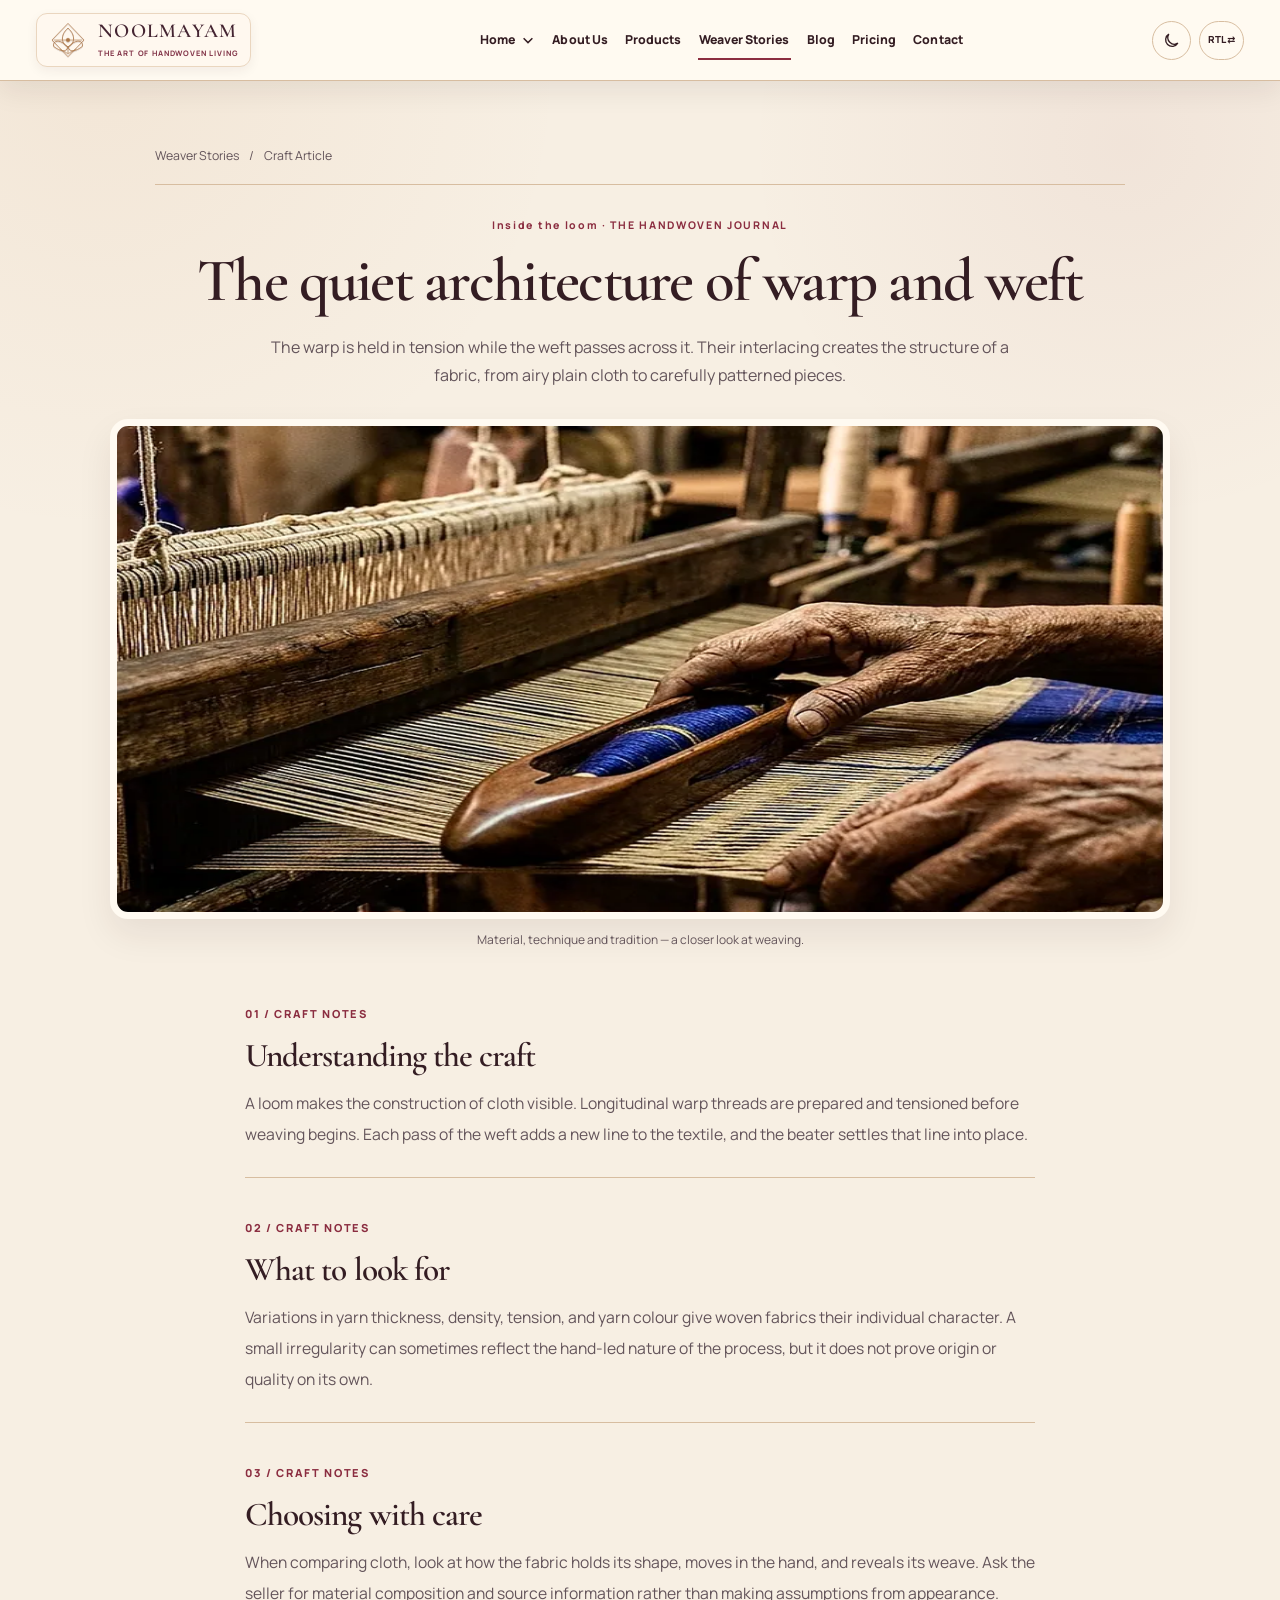
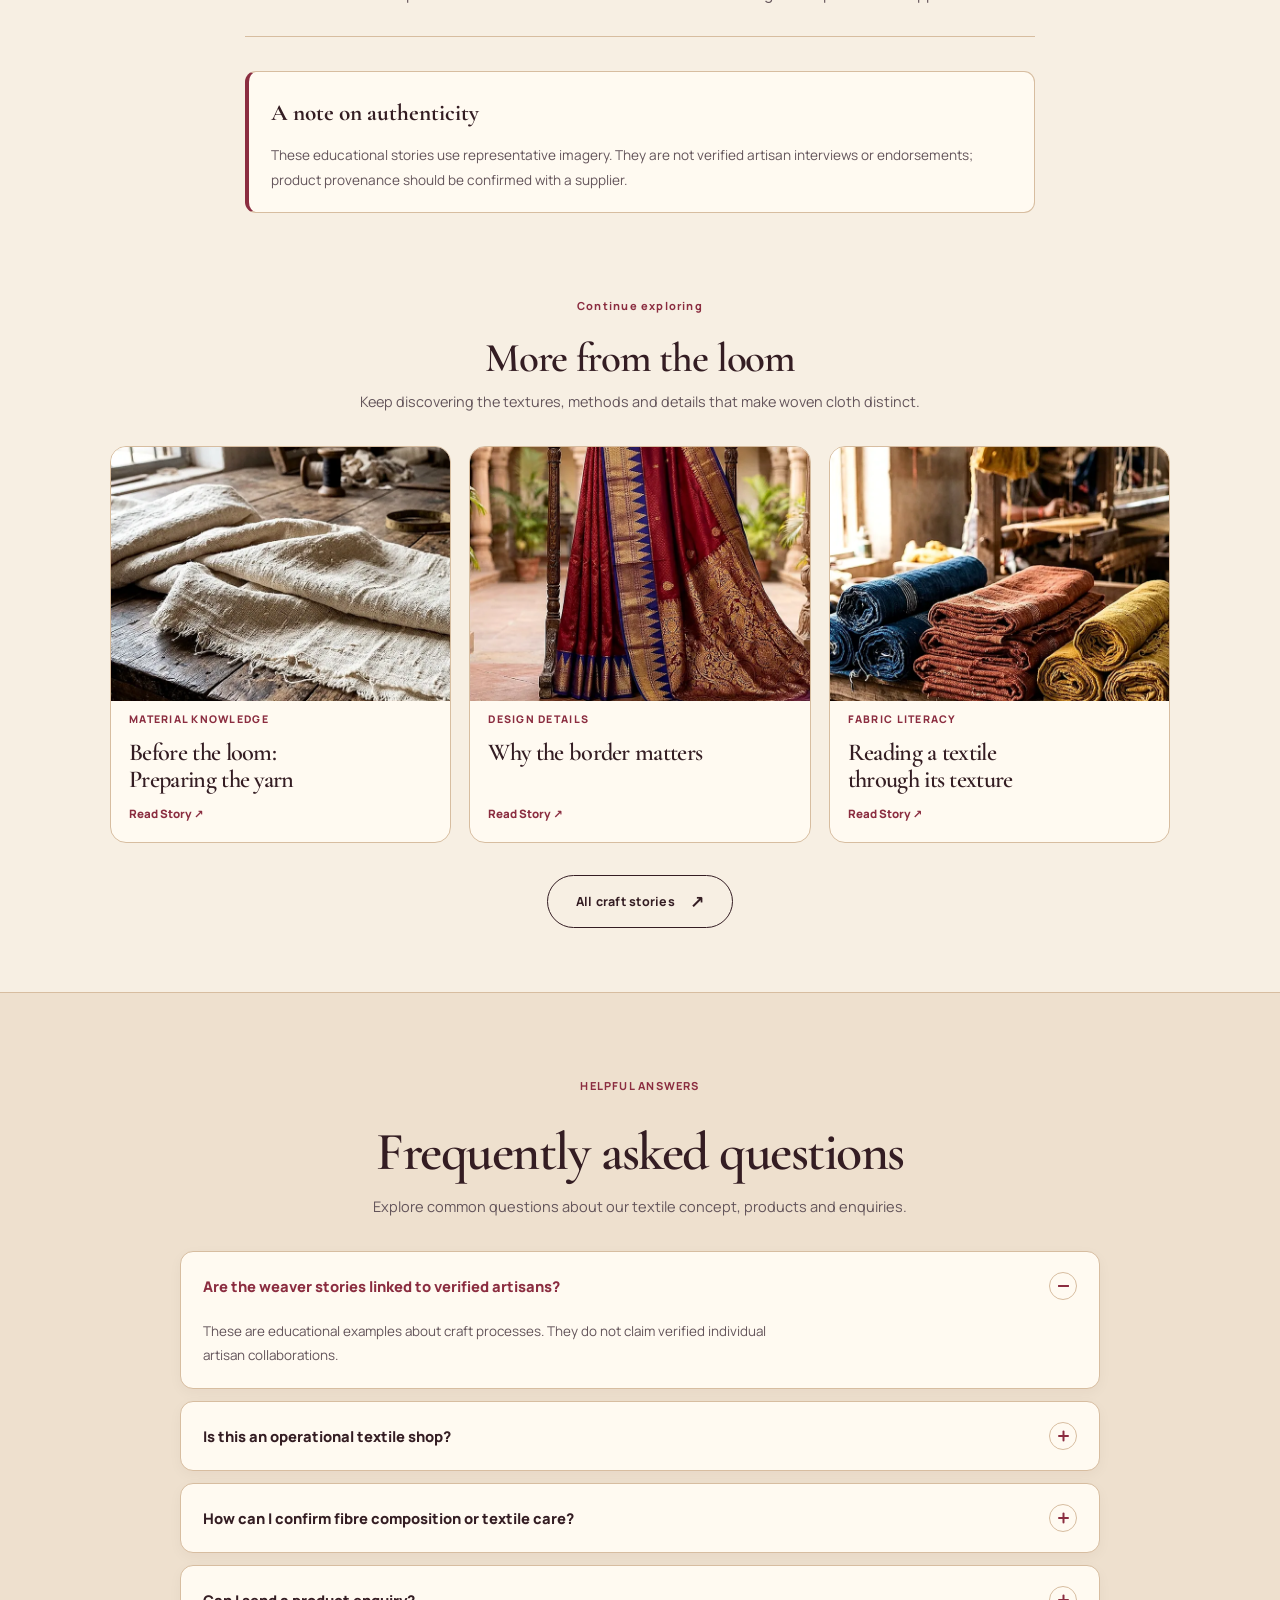
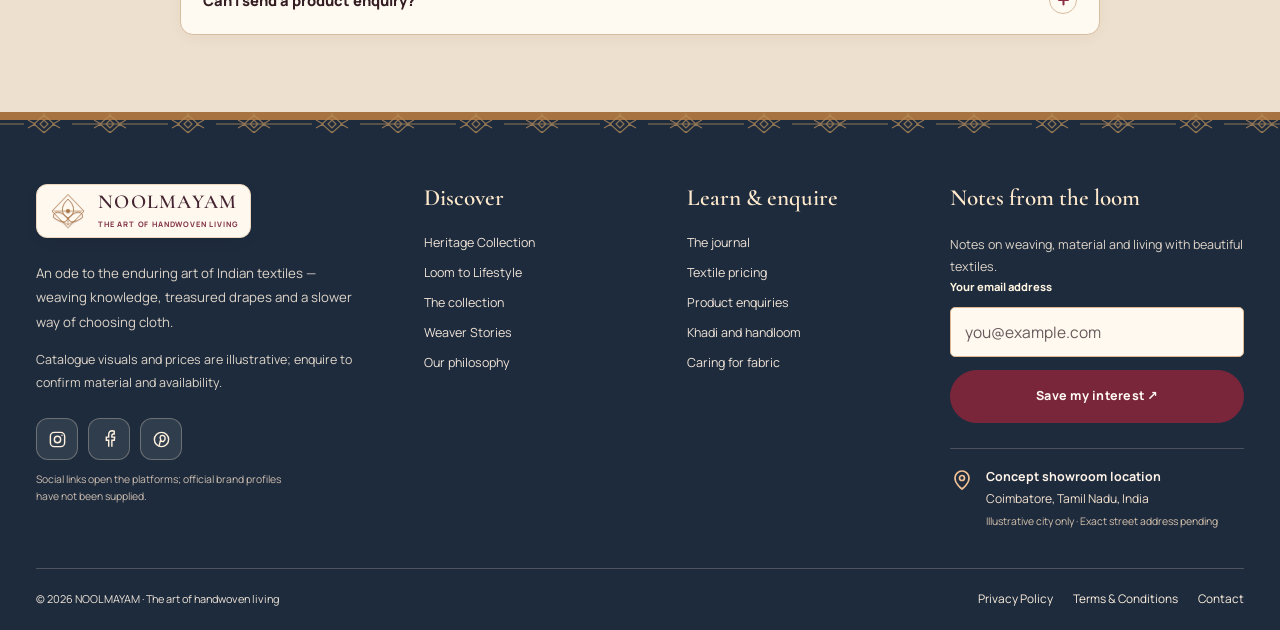
<file: Noolmayam/weaver-story-details.html>
<!DOCTYPE html>

<html dir="ltr" lang="en"><head><meta charset="utf-8"/><meta content="width=device-width,initial-scale=1" name="viewport"/><meta content="#F6EFE3" name="theme-color"/><title>Weaving Story | NOOLMAYAM</title><meta content="Discover a detailed educational article about loom techniques and woven fabric." name="description"/><meta content="website" property="og:type"/><meta content="Weaving Story | NOOLMAYAM" property="og:title"/><meta content="Discover a detailed educational article about loom techniques and woven fabric." property="og:description"/><link href="assets/icons/favicon.png" rel="icon" type="image/png"/><link href="assets/icons/favicon-32x32.png" rel="icon" sizes="32x32" type="image/png"/><link href="assets/icons/apple-touch-icon.png" rel="apple-touch-icon"/><link href="https://fonts.googleapis.com" rel="preconnect"/><link crossorigin="" href="https://fonts.gstatic.com" rel="preconnect"/><link href="https://fonts.googleapis.com/css2?family=Cormorant+Garamond:wght@400;500;600;700&amp;family=Manrope:wght@400;500;600;700;800&amp;display=swap" rel="stylesheet"/><link href="assets/css/style.css" rel="stylesheet"/><link href="assets/css/heritage.css" rel="stylesheet"/><link href="assets/css/layout-polish.css" rel="stylesheet"/><link href="assets/css/rtl-hero-spacing.css" rel="stylesheet"/><link href="assets/css/client-review-fixes.css" rel="stylesheet"/><link href="assets/css/testing-team-qa.css" rel="stylesheet"/><link href="assets/css/unified-headings.css" rel="stylesheet"/><link href="assets/css/card-alignment-final.css" rel="stylesheet"/><script>try{document.documentElement.dataset.theme=localStorage.getItem('noolmayam-theme')||localStorage.getItem('noolora-theme')||'light';document.documentElement.dir=localStorage.getItem('noolmayam-dir')||localStorage.getItem('noolora-dir')||'ltr'}catch(e){}</script><script defer="" src="assets/js/data.js"></script><script defer="" src="assets/js/site.js"></script></head><body class="heritage-relaunch" data-page="stories"><a class="skip-link" href="#main">Skip to content</a><div id="siteHeader"></div><main id="main"><section class="section article-detail"><div class="wrap narrow"><nav class="breadcrumbs story-breadcrumbs"><a href="weaver-stories.html">Weaver Stories</a><span>/</span><span>Craft Article</span></nav><div class="story-reading-page" id="storyDetail"></div><section aria-labelledby="storyRelatedTitle" class="story-related-section"><div class="story-related-heading"><span class="eyebrow">Continue exploring</span><h2 id="storyRelatedTitle">More from the loom</h2><p>Keep discovering the textures, methods and details that make woven cloth distinct.</p></div><div class="story-related-grid" id="storyRelatedCards"></div></section><div class="center-actions story-back-actions"><a class="btn btn-outline" href="weaver-stories.html">All craft stories<span aria-hidden="true">↗</span></a></div></div></section></main><div id="siteFooter"></div><div aria-live="polite" class="toast" id="toast" role="status"></div></body></html>
</file>
<file: Noolmayam/assets/css/style.css>
:root{--bg:#f4ede1;--bg-alt:#e9dcd0;--card:#fffcf7;--ink:#252331;--muted:#655d62;--primary:#263b55;--rose:#913f50;--bronze:#a67658;--border:#d7c7b7;--hair:rgba(78,57,62,.15);--shadow:0 24px 66px rgba(52,37,46,.09);--font:Manrope,system-ui,sans-serif;--serif:'Cormorant Garamond',Georgia,serif;--header:88px;--focus:#b87054;color-scheme:light}
:root[data-theme=dark]{--bg:#1b1b2b;--bg-alt:#252a3d;--card:#303043;--ink:#f8f0e7;--muted:#cfc7cc;--primary:#b8cbe3;--rose:#eda6b1;--bronze:#dcc0a0;--border:#4f4e60;--hair:rgba(235,224,229,.16);--shadow:0 25px 74px rgba(0,0,0,.22);--focus:#ffcb9d;color-scheme:dark}
*,*::before,*::after{box-sizing:border-box}html{scroll-behavior:smooth;scroll-padding-top:105px}body{margin:0;background:var(--bg);color:var(--ink);font-family:var(--font);font-size:15px;line-height:1.75;overflow-x:clip;transition:background-color .28s,color .28s}button,input,textarea,select{font:inherit}a{color:inherit;text-decoration:none}button{cursor:pointer}button:disabled{cursor:not-allowed;opacity:.6}img{display:block;max-width:100%;height:auto}svg{display:block}p,h1,h2,h3,h4{margin:0}p{color:var(--muted)}h1,h2,h3,h4{line-height:1.09;font-family:var(--serif);font-weight:600;letter-spacing:-.032em}h1{font-size:clamp(3.2rem,5.75vw,6.8rem)}h2{font-size:clamp(2.45rem,4.05vw,4.55rem)}h3{font-size:clamp(1.55rem,2.2vw,2.35rem)}em{font-weight:500;color:var(--rose)}:focus-visible{outline:3px solid var(--focus);outline-offset:4px}.wrap{width:min(1330px,calc(100% - 80px));margin-inline:auto}.narrow{max-width:900px}.skip-link{position:fixed;z-index:9999;inset-inline-start:20px;top:-100px;background:var(--card);padding:14px 18px}.skip-link:focus{top:20px}.eyebrow{display:inline-block;color:var(--rose);font-size:.68rem;letter-spacing:.22em;font-weight:800;text-transform:uppercase;margin-bottom:17px}.section{padding:100px 0;position:relative}.section.alt-section{background:var(--bg-alt)}.section.grain::before,.page-hero::after{content:"";position:absolute;inset:0;opacity:.36;pointer-events:none;background-image:repeating-linear-gradient(110deg,transparent 0,transparent 5px,rgba(120,89,83,.025) 6px,transparent 7px)}.section>.wrap{position:relative;z-index:1}.section-head{max-width:710px;margin-bottom:42px}.section-head.center{text-align:center;margin-inline:auto}.section-head p{font-size:1.04rem;line-height:1.9;margin-top:16px}.section-head h2{max-width:100%}.section-head .eyebrow{margin-bottom:11px}.center-actions{text-align:center;margin-top:35px}.top-gap{margin-top:85px}.text-link{display:inline-flex;align-items:center;gap:9px;font-size:.78rem;font-weight:800;letter-spacing:.025em;color:var(--rose);margin-top:auto}.text-link:hover{text-decoration:underline;text-underline-offset:5px}.btn{display:inline-flex;align-items:center;justify-content:center;gap:24px;min-height:50px;padding:12px 23px;border-radius:3px;font-size:.76rem;font-weight:800;letter-spacing:.035em;border:1px solid transparent;text-align:center;transition:transform .24s,background .24s,color .24s,box-shadow .24s;white-space:normal;line-height:1.4}.btn span{font-size:1.08rem}.btn:hover{transform:translateY(-3px);box-shadow:0 14px 28px rgba(50,49,68,.13)}.btn-primary{background:#263b55;border-color:#263b55;color:#fff}.btn-primary:hover{background:#913f50;border-color:#913f50;color:#fff}.btn-outline{border-color:var(--border);background:transparent;color:var(--ink)}.btn-outline:hover{background:var(--card)}.btn-full{width:100%}.button-row{display:flex;align-items:center;gap:12px;flex-wrap:wrap;margin-top:32px}.micro-note{font-size:.75rem;line-height:1.65;color:var(--muted)}
/* Brand & navigation */
.site-header{position:sticky;top:0;z-index:100;background:color-mix(in srgb,var(--bg) 95%, transparent);backdrop-filter:blur(21px);border-bottom:1px solid var(--hair);transition:box-shadow .25s,background .25s}.site-header.is-scrolled{box-shadow:0 10px 24px rgba(21,25,33,.07)}.nav-shell{min-height:var(--header);display:grid;grid-template-columns:235px minmax(0,1fr) auto;align-items:center;gap:22px;transition:min-height .25s}.site-header.is-scrolled .nav-shell{min-height:70px}.brand{display:inline-flex;align-items:center;gap:12px;min-width:0}.brand-icon{width:42px;height:42px;flex-shrink:0}.brand-type{display:flex;flex-direction:column;line-height:1}.brand-name{font:600 1.65rem/.94 var(--serif);letter-spacing:.13em;color:var(--ink)}.brand-sub{font-size:.51rem;letter-spacing:.18em;font-weight:700;text-transform:uppercase;margin-top:7px;color:var(--rose)}.site-nav{display:flex;align-items:center;justify-content:center;gap:clamp(8px,1.25vw,20px);min-width:0}.site-nav>a,.nav-home-trigger{white-space:nowrap;font-size:.72rem;letter-spacing:.015em;font-weight:800;line-height:2.2;position:relative;background:none;border:0;padding:8px 0;color:var(--ink)}.site-nav>a::after,.nav-home-trigger::after{content:"";height:2px;background:var(--rose);position:absolute;bottom:0;inset-inline:0;transform:scaleX(0);transform-origin:left;transition:transform .25s}.site-nav>a:hover::after,.site-nav>a.active::after,.nav-home-trigger.active::after,.nav-home-trigger:hover::after{transform:scaleX(1)}.nav-home{position:relative;display:flex;align-items:center}.nav-home-trigger{display:flex;align-items:center;gap:6px}.nav-home-trigger svg{transition:transform .2s}.nav-home.open .nav-home-trigger svg{transform:rotate(180deg)}.nav-dropdown{position:absolute;top:calc(100% + 10px);inset-inline-start:-16px;min-width:150px;background:var(--card);border:1px solid var(--border);box-shadow:var(--shadow);padding:9px;display:none;border-radius:5px}.nav-home.open .nav-dropdown,.nav-home:focus-within .nav-dropdown{display:grid}.nav-dropdown a{padding:10px 12px;font-size:.76rem;font-weight:750;border-radius:3px;white-space:nowrap}.nav-dropdown a:hover,.nav-dropdown a.current{background:var(--bg-alt);color:var(--rose)}.nav-actions{display:flex;align-items:center;gap:8px}.icon-button{width:39px;height:39px;display:inline-flex;align-items:center;justify-content:center;border:1px solid var(--border);background:var(--card);color:var(--ink);border-radius:3px;flex-shrink:0}.icon-button:hover{color:var(--rose);background:var(--bg-alt)}.dir-button{width:52px;font-size:.67rem;font-weight:800}.nav-cta{min-height:40px;padding:9px 15px;font-size:.7rem;white-space:nowrap}.menu-toggle{display:none}.chevron{width:13px;height:13px}.mobile-drawer{display:none}
/* Page heroes and editorial displays */
.page-hero{position:relative;overflow:hidden;background:radial-gradient(circle at 5% 5%,rgba(193,151,119,.16),transparent 32%),linear-gradient(135deg,var(--bg),var(--bg-alt))}.page-hero-grid{min-height:650px;display:grid;grid-template-columns:minmax(0,1fr) minmax(0,1.03fr);gap:6%;align-items:center;padding-block:64px 74px}.hero-copy{max-width:650px}.hero-copy h1{max-width:680px}.hero-copy p{max-width:520px;font-size:1.08rem;line-height:1.9;margin-top:25px}.hero-art{position:relative;align-self:center;padding:20px 27px 30px 0}.photo-frame{padding:12px;background:var(--card);border:1px solid var(--border);box-shadow:var(--shadow);transform:rotate(1.7deg)}.photo-frame>img{width:100%;height:485px;object-fit:cover}.hero-art::before{content:"";position:absolute;right:-12px;top:-17px;width:36%;height:38%;border:1px solid var(--bronze)}.corner-mark{position:absolute;inset-inline-start:-35px;bottom:1px;color:var(--muted);font-size:.66rem;font-weight:800;letter-spacing:.26em;background:var(--bg);padding:12px}.corner-mark span{color:var(--rose)}.compact-hero .page-hero-grid{min-height:460px;padding-block:52px}.compact-hero .hero-copy h1{font-size:clamp(3.1rem,5vw,5.5rem)}.compact-hero .photo-frame>img{height:345px}.compact-hero .hero-art{max-width:560px;width:100%;margin-inline-start:auto}.home-hero .hero-art .photo-frame>img{height:510px}
/* Home page content */
.category-grid{display:grid;grid-template-columns:repeat(4,minmax(0,1fr));gap:18px}.photo-card{background:var(--card);border:1px solid var(--border);display:flex;flex-direction:column;min-width:0;box-shadow:0 12px 28px rgba(42,36,34,.035);transition:transform .28s,box-shadow .28s}.photo-card:hover,.featured-tile:hover,.product-card:hover,.story-preview:hover{transform:translateY(-6px);box-shadow:var(--shadow)}.photo-clip{aspect-ratio:4/3;overflow:hidden;background:var(--bg-alt)}.photo-clip img,.featured-photo img,.product-image img,.story-preview img,.story-large-card img,.journal-photo img{height:100%;width:100%;object-fit:cover;transition:transform .6s}.photo-card:hover img,.featured-tile:hover img,.product-card:hover img,.story-preview:hover img{transform:scale(1.045)}.photo-card-body{padding:19px 20px 23px;display:flex;flex-direction:column;flex:1}.photo-card h3{font-size:1.62rem}.photo-card p{font-size:.76rem;line-height:1.65;margin:9px 0 18px}.featured-grid{display:grid;grid-template-columns:repeat(4,1fr);gap:20px}.featured-tile{background:var(--card);border:1px solid var(--border);min-width:0;display:flex;flex-direction:column;transition:transform .25s,box-shadow .25s}.featured-photo{aspect-ratio:4/5;overflow:hidden}.featured-text{padding:20px;display:flex;flex-direction:column;flex:1}.featured-text>span:first-child{color:var(--rose);font-size:.57rem;letter-spacing:.15em;font-weight:800}.featured-text h3{font-size:1.7rem;margin:12px 0 24px}.split-editorial{display:grid;grid-template-columns:1fr 1fr;gap:8%;align-items:center}.editorial-photo{width:100%;height:540px;object-fit:cover;border:9px solid var(--card);box-shadow:var(--shadow)}.split-copy{max-width:510px}.split-copy p{margin:24px 0 32px;line-height:2;font-size:1.04rem}.collection-grid{display:grid;grid-template-columns:repeat(3,1fr);gap:24px}.collection-grid .photo-clip{aspect-ratio:4/3}.process-steps{display:grid;grid-template-columns:repeat(3,1fr);gap:22px;padding:0;margin:0;list-style:none;counter-reset:step}.process-steps li{border-top:1px solid var(--border);padding:25px 15px 30px 0}.process-steps li span{font-size:.75rem;color:var(--rose);font-weight:800;letter-spacing:.1em}.process-steps li h3{margin:10px 0;font-size:1.85rem}.process-steps li p{font-size:.83rem;line-height:1.8}.quote-editorial{display:grid;grid-template-columns:.95fr 1fr;gap:7%;align-items:center}.quote-editorial img{height:490px;width:100%;object-fit:cover}.quote-editorial p{margin:25px 0 35px;max-width:510px}.care-grid,.values-grid{display:grid;grid-template-columns:repeat(4,1fr);gap:18px}.care-card,.values-grid article{border:1px solid var(--border);background:var(--card);padding:26px;display:flex;flex-direction:column;min-height:230px}.care-card>span,.big-num{color:var(--rose);font-size:.7rem;font-weight:800;letter-spacing:.15em}.care-card h3,.values-grid h3{font-size:1.73rem;margin:20px 0 12px}.care-card p,.values-grid p{font-size:.79rem}.story-previews{display:grid;grid-template-columns:repeat(2,1fr);gap:28px}.story-preview{display:flex;flex-direction:column;transition:transform .25s}.story-preview>div{height:320px;overflow:hidden;margin-bottom:20px}.story-preview .eyebrow{margin-bottom:7px}.story-preview h3{font-size:2.15rem;margin-bottom:18px}.closing-section{padding-top:15px}.closing-panel{background:#263b55;color:#f8f0e7;min-height:390px;padding:72px 40px;text-align:center;position:relative;overflow:hidden}.closing-panel:before,.closing-panel:after{content:"";position:absolute;border:1px solid rgba(225,201,168,.19);width:340px;height:340px;transform:rotate(45deg);top:-190px;left:-100px}.closing-panel:after{left:auto;right:-100px;top:210px}.closing-panel .eyebrow{color:#ead3b0}.closing-panel h2{max-width:800px;margin:0 auto}.closing-panel h2 em{color:#edb2b4}.closing-panel p{color:#e5dfde;margin:15px 0 28px}.closing-panel .btn{background:#f4ede1;border-color:#f4ede1;color:#263b55}
/* Home 2 magazine */
.magazine-hero{padding:85px 0 90px;background:linear-gradient(140deg,#223348 0%,#263b55 60%,#583e50 100%);color:#fff;overflow:hidden;position:relative}.magazine-hero:before{content:"";position:absolute;inset:0;background:repeating-linear-gradient(90deg,transparent,transparent 24px,rgba(255,255,255,.008) 25px)}.magazine-grid{display:grid;grid-template-columns:1.05fr .95fr;gap:7%;align-items:center}.magazine-statement{position:relative;z-index:1}.magazine-statement .eyebrow{color:#e7baa2}.magazine-statement h1{font-size:clamp(3.7rem,6.8vw,8rem);line-height:.96}.magazine-statement h1 em{color:#eeb4b5}.magazine-statement>p:not(.issue-stamp){color:#e7e4e5;font-size:1rem;max-width:510px;line-height:1.95;margin-top:30px}.issue-stamp{font-size:.73rem;color:#e2d5ca;letter-spacing:.18em;margin:19px 0 24px}.magazine-hero .btn-primary{background:#f4ede1;color:#263b55;border-color:#f4ede1}.magazine-hero .btn-outline{border-color:#9ba8b8;color:#fff}.magazine-art{border:1px solid rgba(248,240,231,.4);padding:10px;background:#e7d9cb;transform:rotate(2deg);box-shadow:25px 25px 0 rgba(9,14,23,.19)}.magazine-art>img{width:100%;height:520px;object-fit:cover}.magazine-caption{display:flex;justify-content:space-between;gap:14px;padding:12px 8px 1px;color:#263b55;font-size:.65rem;font-weight:800;letter-spacing:.08em}.story-strip{display:grid;grid-template-columns:1fr 1fr;gap:8%;align-items:center}.story-strip>div{max-width:520px}.story-strip h2{margin-bottom:24px}.story-strip p{margin-bottom:25px}.story-strip img{width:100%;height:445px;object-fit:cover}.story-strip.reverse>div{order:2}.story-strip.reverse>img{order:1}.vocab-grid{display:grid;grid-template-columns:repeat(5,1fr);gap:16px}.vocab-grid article{border-top:1px solid var(--rose);padding:20px 7px}.vocab-grid span{font-size:.7rem;color:var(--rose);font-weight:800}.vocab-grid h3{font-size:1.9rem;margin:14px 0 10px}.vocab-grid p{font-size:.78rem}.magazine-feature{display:grid;grid-template-columns:1.07fr .93fr;gap:9%;align-items:center}.magazine-feature>img{width:100%;height:500px;object-fit:cover}.magazine-feature p{margin:20px 0 30px}.region-row{display:grid;grid-template-columns:repeat(3,1fr);gap:18px}.region-row>div{border:1px solid var(--border);background:var(--card);padding:28px;display:grid;gap:12px}.region-row strong{font-family:var(--serif);font-size:1.9rem}.region-row span{color:var(--muted);font-size:.78rem}.region-row+.micro-note{margin-top:24px}.mini-editorial-grid{display:grid;grid-template-columns:repeat(3,1fr);gap:20px}.mini-editorial-grid>div{padding:30px;background:var(--card);border:1px solid var(--border);display:flex;flex-direction:column;min-height:250px}.mini-editorial-grid h3{margin-bottom:16px}.mini-editorial-grid p{margin-bottom:22px}.story-trails{display:grid;gap:0;border-top:1px solid var(--border)}.story-trails>a{display:grid;grid-template-columns:170px 1fr 45px;align-items:center;gap:20px;border-bottom:1px solid var(--border);padding:25px 0}.story-trails>a:hover{color:var(--rose)}.story-trails>a span:first-child{font-size:.68rem;text-transform:uppercase;letter-spacing:.08em;color:var(--muted)}.story-trails>a h3{font-size:2.05rem}.story-trails>a span:last-child{font-size:1.5rem;text-align:end}
/* Product discovery */
.catalogue-shell{display:grid;grid-template-columns:265px minmax(0,1fr);gap:35px;align-items:start}.filter-panel{position:sticky;top:108px;border:1px solid var(--border);background:var(--card);padding:25px;display:grid;gap:9px}.filter-panel h2{font-size:1.9rem;margin-bottom:12px}.filter-panel label,.field label,.journal-controls label{font-size:.68rem;letter-spacing:.025em;font-weight:800;color:var(--ink)}input,select,textarea{width:100%;min-width:0;padding:13px 14px;border:1px solid var(--border);background:var(--bg);color:var(--ink);border-radius:3px;outline-offset:3px}input:focus,select:focus,textarea:focus{border-color:var(--rose);outline:2px solid color-mix(in srgb,var(--rose) 27%,transparent)}.filter-panel select,.filter-panel input{margin-bottom:11px}.filter-panel input[type=range]{padding:3px;accent-color:var(--rose);background:transparent;margin-bottom:14px}.filter-panel output{color:var(--rose)}.results-toolbar{display:flex;justify-content:space-between;align-items:center;flex-wrap:wrap;gap:18px;margin-bottom:22px;padding-bottom:20px;border-bottom:1px solid var(--border)}.results-toolbar p{font-size:.79rem;font-weight:700}.results-toolbar label{font-size:.75rem;font-weight:800;display:flex;gap:12px;align-items:center}.results-toolbar select{width:190px}.product-grid{display:grid;grid-template-columns:repeat(3,minmax(0,1fr));gap:20px}.product-card{background:var(--card);border:1px solid var(--border);min-width:0;display:flex;flex-direction:column;transition:transform .23s,box-shadow .23s}.product-image{aspect-ratio:4/5;overflow:hidden;background:var(--bg-alt)}.product-copy{display:flex;flex:1;flex-direction:column;padding:20px 20px 23px}.product-copy .eyebrow{font-size:.56rem;margin-bottom:10px}.product-copy h3{font-size:1.58rem;min-height:3.15rem}.product-copy p{font-size:.76rem;line-height:1.65;margin:12px 0 15px}.product-meta{display:flex;flex-wrap:wrap;gap:7px;margin-bottom:18px}.product-meta span{font-size:.64rem;border:1px solid var(--border);color:var(--muted);padding:4px 8px}.product-price{font-size:1.27rem;font-weight:800;color:var(--ink);margin-top:auto}.product-price small{font-size:.66rem;font-weight:600;color:var(--muted)}.product-action{display:flex;gap:9px;margin-top:15px}.product-action .btn{min-height:41px;padding:8px 13px;font-size:.64rem;flex:1}.product-action .btn span{font-size:.9rem}.catalogue-disclaimer{margin-top:30px;padding:18px;border:1px solid var(--border);font-size:.74rem;line-height:1.8}.empty-state{padding:45px;background:var(--card);border:1px dashed var(--border);text-align:center}.detail-section{padding-top:45px}.breadcrumbs{display:flex;gap:12px;align-items:center;flex-wrap:wrap;color:var(--muted);font-size:.72rem;margin:0 0 30px}.breadcrumbs a:hover{color:var(--rose)}.detail-layout{display:grid;grid-template-columns:1fr 1fr;gap:7%;align-items:center}.detail-photo{width:100%;max-height:710px;object-fit:cover;border:10px solid var(--card);box-shadow:var(--shadow)}.detail-copy h1{font-size:clamp(3rem,5vw,5.2rem)}.detail-copy>p{margin:18px 0}.detail-copy .product-price{display:block;font-size:1.6rem;margin:19px 0}.detail-specs{display:grid;grid-template-columns:1fr 1fr;gap:16px;margin:28px 0}.detail-specs>div{padding-top:12px;border-top:1px solid var(--border);display:grid;gap:5px}.detail-specs dt{font-size:.64rem;text-transform:uppercase;font-weight:800;letter-spacing:.08em;color:var(--muted)}.detail-specs dd{margin:0;font-size:.83rem;font-weight:700}.related-grid{grid-template-columns:repeat(3,1fr)}
/* Story / blog */
.stories-grid{display:grid;grid-template-columns:repeat(3,1fr);gap:25px}.story-large-card{background:var(--card);border:1px solid var(--border);display:flex;flex-direction:column}.story-large-card>div:first-child{height:255px;overflow:hidden}.story-large-copy{padding:26px;display:flex;flex:1;flex-direction:column}.story-large-copy h3{font-size:2rem;margin-bottom:12px}.story-large-copy p{font-size:.82rem;margin-bottom:22px}.article-detail .article-hero-photo{width:100%;height:480px;object-fit:cover;margin:34px 0 34px;border:7px solid var(--card)}.article-detail h1{font-size:clamp(3.3rem,6vw,6.4rem)}.article-detail .lead{font-size:1.17rem;line-height:1.95;margin:22px 0 0}.prose h2{font-size:2.35rem;margin:34px 0 15px}.prose p{font-size:.98rem;line-height:2;margin-bottom:17px}.prose a{color:var(--rose);text-decoration:underline}.journal-controls{display:grid;grid-template-columns:1fr 1fr;gap:12px 20px;margin-bottom:32px;align-items:center}.journal-controls label:nth-of-type(2){grid-column:2;grid-row:1}.journal-controls>input{grid-column:1;grid-row:2}.journal-controls>select{grid-column:2;grid-row:2}.journal-grid{display:grid;grid-template-columns:repeat(3,1fr);gap:25px}.journal-card{background:var(--card);border:1px solid var(--border);display:flex;flex-direction:column;min-width:0}.journal-photo{aspect-ratio:16/11;overflow:hidden}.journal-body{padding:26px;display:flex;flex-direction:column;flex:1}.journal-body h3{font-size:2rem;margin-bottom:14px}.journal-body p{font-size:.83rem;margin-bottom:25px}.journal-body .text-link{margin-top:auto}.about-manifesto{text-align:center;max-width:900px;margin:auto}.about-manifesto>p{font-size:1.07rem;line-height:2;max-width:720px;margin:23px auto 0}.values-grid article{min-height:250px}
/* Pricing / contact */
.budget-grid{display:grid;grid-template-columns:repeat(3,minmax(0,1fr));gap:22px}.budget-card{position:relative;background:var(--card);border:1px solid var(--border);padding:35px 30px;min-height:360px;display:flex;flex-direction:column;gap:11px}.budget-card.popular{border:2px solid var(--rose);transform:translateY(-8px)}.popular-pill{position:absolute;right:19px;top:-16px;background:var(--rose);color:var(--bg);padding:5px 15px;font-size:.7rem;font-weight:800}.budget-card h3{font-size:2.25rem}.budget-card p{font-size:.8rem}.budget-number{color:var(--rose);font-weight:800;font-size:1.2rem;margin:8px 0}.budget-card .btn{margin-top:auto;align-self:flex-start}.table-wrap{overflow-x:auto;border:1px solid var(--border);background:var(--card)}table{width:100%;border-collapse:collapse;min-width:580px;text-align:left}th,td{padding:20px 25px;border-bottom:1px solid var(--border)}thead{background:var(--bg-alt)}th{font-size:.75rem;text-transform:uppercase;letter-spacing:.1em}td{font-size:.83rem}tr:last-child td{border-bottom:0}.faq-list{border-top:1px solid var(--border);max-width:850px;margin:0 auto}.faq-list details{border-bottom:1px solid var(--border);padding:20px 5px}.faq-list summary{cursor:pointer;font-weight:800;color:var(--ink);font-size:.85rem;list-style-position:inside}.faq-list details p{padding:15px 22px 0;font-size:.84rem}.contact-layout{display:grid;grid-template-columns:1.3fr .85fr;gap:34px;align-items:start}.form-panel,.info-card{padding:36px;background:var(--card);border:1px solid var(--border)}.form-panel h2{font-size:3.4rem}.form-panel>p{margin:15px 0 26px;font-size:.84rem}.form-grid{display:grid;grid-template-columns:repeat(2,1fr);gap:20px}.field{display:grid;gap:9px;margin-bottom:20px}.field label{font-size:.73rem}.field textarea{resize:vertical;min-height:150px}.error{color:#ae364c;font-size:.7rem;min-height:0}.field [aria-invalid=true]{border-color:#b84a58}.contact-aside{display:grid;gap:22px}.info-card h3{font-size:2.15rem;margin-bottom:18px}.info-card p{font-size:.85rem;line-height:1.9}.info-card ul{padding-inline-start:21px;font-size:.8rem;color:var(--ink);line-height:2.25;margin-top:23px}.subtle-card{background:var(--bg-alt)}.subtle-card .micro-note{margin-top:23px}.form-status{margin-top:20px;font-size:.82rem;font-weight:750;color:var(--rose)}
/* Footer */
.site-footer{background:#202f42;color:#f8f0e7;padding:75px 0 25px}.footer-grid{display:grid;grid-template-columns:1.55fr 1fr 1fr 1.3fr;gap:45px}.footer-brand .brand-name{color:#f8f0e7}.footer-brand .brand-sub{color:#edb1b6}.footer-intro{color:#d9d4d4;max-width:320px;margin-top:23px;font-size:.83rem;line-height:1.85}.footer-col h3{font:600 1.45rem var(--serif);letter-spacing:0;color:#f8f0e7;margin-bottom:22px}.footer-col>a{display:block;color:#e2dcdb;font-size:.78rem;margin:13px 0}.footer-col>a:hover{color:#f3c1bf}.footer-note{color:#d9d4d4;font-size:.78rem;line-height:1.8}.footer-social{display:flex;align-items:center;gap:9px;margin-top:19px}.footer-social a{width:36px;height:36px;border:1px solid rgba(255,255,255,.29);display:grid;place-items:center;color:#f8f0e7;font-size:.65rem;font-weight:800}.footer-social a:hover{background:#913f50}.newsletter{display:grid;gap:13px}.newsletter label{font-weight:750;font-size:.7rem}.newsletter input{background:#f8f0e7;color:#263b55;border:1px solid #ded2ca}.newsletter input::placeholder{color:#585864}.newsletter .btn{width:100%;background:#f8f0e7;color:#263b55;border:1px solid #f8f0e7}.footer-bottom{border-top:1px solid rgba(255,255,255,.16);margin-top:55px;padding-top:25px;display:flex;align-items:center;justify-content:space-between;gap:24px;flex-wrap:wrap}.footer-bottom p{font-size:.68rem;color:#e0d6d3}.footer-bottom>span{color:#edd5c6;font-size:.68rem;letter-spacing:.08em}.toast{position:fixed;bottom:25px;right:25px;z-index:500;background:#263b55;color:#fff;min-width:250px;max-width:min(440px,calc(100% - 40px));box-shadow:var(--shadow);padding:18px 22px;font-size:.82rem;opacity:0;visibility:hidden;transform:translateY(15px);transition:.2s;pointer-events:none}.toast.show{opacity:1;visibility:visible;transform:translateY(0)}
/* subtle motion */
@keyframes fadeRise{from{opacity:0;transform:translateY(17px)}to{opacity:1;transform:translateY(0)}}.hero-copy,.magazine-statement{animation:fadeRise .7s ease both}.hero-art,.magazine-art{animation:fadeRise .9s .1s ease both}.reveal{opacity:0;transform:translateY(20px);transition:opacity .7s,transform .7s}.reveal.visible{opacity:1;transform:none}
/* tablets */
@media(max-width:1240px){.nav-shell{grid-template-columns:190px 1fr auto;gap:13px}.site-nav{gap:10px}.site-nav>a,.nav-home-trigger{font-size:.64rem}.brand-name{font-size:1.45rem}.nav-cta{display:none}.wrap{width:min(1200px,calc(100% - 56px))}.category-grid{grid-template-columns:repeat(3,1fr)}.featured-grid,.care-grid,.values-grid{grid-template-columns:repeat(2,1fr)}}
@media(max-width:1020px){:root{--header:77px}.nav-shell{display:flex;justify-content:space-between}.site-nav{display:none}.menu-toggle{display:inline-flex}.mobile-drawer{display:none;border-top:1px solid var(--border);background:var(--card);padding:10px 28px 22px;max-height:calc(100dvh - 76px);overflow-y:auto}.mobile-drawer.open{display:grid}.mobile-drawer>a,.mobile-drawer .mobile-home{border-bottom:1px solid var(--border);padding:12px 8px;font-size:.85rem;font-weight:800}.mobile-home{display:grid;gap:6px}.mobile-home button{background:transparent;color:var(--ink);border:0;text-align:start;padding:2px 0;font-weight:800}.mobile-submenu{display:none;padding:6px 11px;gap:8px}.mobile-submenu.open{display:grid}.mobile-submenu a{font-size:.78rem;padding:7px 0}.page-hero-grid{min-height:530px;gap:5%}.photo-frame>img{height:390px}.home-hero .hero-art .photo-frame>img{height:400px}.magazine-grid{gap:4%}.magazine-art>img{height:420px}.vocab-grid{grid-template-columns:repeat(3,1fr)}.product-grid{grid-template-columns:repeat(2,1fr)}.stories-grid,.journal-grid{grid-template-columns:repeat(2,1fr)}.footer-grid{grid-template-columns:repeat(2,1fr)}.contact-layout{grid-template-columns:1.25fr 1fr}}
@media(max-width:768px){.wrap{width:calc(100% - 36px)}.section{padding:65px 0}.page-hero-grid,.magazine-grid{grid-template-columns:1fr;gap:35px;padding-block:55px}.page-hero-grid{min-height:0}.hero-copy{max-width:100%}.hero-copy h1{font-size:clamp(3.1rem,10vw,5.3rem)}.hero-copy p{max-width:650px}.hero-art{margin:0 auto;width:min(100%,590px);padding:8px 6px 20px}.photo-frame img,.home-hero .hero-art .photo-frame>img,.compact-hero .photo-frame>img{height:350px}.compact-hero .page-hero-grid{padding-block:50px}.magazine-hero{padding:45px 0}.magazine-statement h1{font-size:clamp(3.5rem,10vw,6rem)}.magazine-art>img{height:400px}.category-grid,.collection-grid{grid-template-columns:repeat(2,minmax(0,1fr))}.featured-grid{grid-template-columns:repeat(2,1fr)}.split-editorial,.quote-editorial,.story-strip,.magazine-feature{grid-template-columns:1fr;gap:28px}.split-editorial .editorial-photo,.quote-editorial img,.story-strip>img,.magazine-feature>img{height:350px}.split-copy{max-width:100%}.process-steps,.mini-editorial-grid,.region-row{grid-template-columns:repeat(2,1fr)}.catalogue-shell{grid-template-columns:1fr}.filter-panel{position:static;grid-template-columns:repeat(2,minmax(0,1fr));gap:8px 13px}.filter-panel h2{grid-column:1/-1}.filter-panel label{align-self:end}.filter-panel label,.filter-panel select,.filter-panel input,.filter-panel button{grid-column:1/-1}.filter-panel .btn{margin-top:8px}.contact-layout{grid-template-columns:1fr}.story-strip.reverse>div{order:0}.story-strip.reverse>img{order:1}.detail-layout{grid-template-columns:1fr}.detail-photo{height:560px}.budget-grid{grid-template-columns:1fr}.budget-card.popular{transform:none}.footer-grid{gap:35px}.footer-bottom{margin-top:35px}}
@media(max-width:560px){:root{--header:70px}h1{font-size:3.4rem}h2{font-size:2.75rem}.brand-icon{width:37px;height:37px}.brand-name{font-size:1.38rem}.brand-sub{font-size:.47rem}.nav-shell{gap:8px}.nav-actions{gap:5px}.nav-actions .icon-button{width:34px;height:34px}.dir-button{width:47px}.category-grid,.collection-grid,.featured-grid,.product-grid,.journal-grid,.stories-grid,.budget-grid,.care-grid,.values-grid,.mini-editorial-grid,.region-row,.vocab-grid,.story-previews,.process-steps,.footer-grid,.form-grid{grid-template-columns:1fr}.category-grid .photo-clip{aspect-ratio:16/10}.featured-grid{gap:15px}.featured-photo{aspect-ratio:4/3}.page-hero-grid{padding-block:35px 42px}.hero-copy h1{font-size:clamp(2.9rem,13vw,4.2rem)}.hero-copy p{font-size:.91rem;margin-top:17px}.button-row{gap:10px}.button-row .btn{width:100%}.photo-frame>img,.home-hero .hero-art .photo-frame>img,.compact-hero .photo-frame>img{height:285px}.corner-mark{inset-inline-start:0;bottom:-4px;font-size:.54rem}.magazine-statement h1{font-size:3.5rem}.magazine-art>img{height:310px}.magazine-caption{font-size:.55rem}.section-head p{font-size:.91rem}.section-head{margin-bottom:28px}.section{padding:54px 0}.photo-card-body{padding:18px}.process-steps li{padding:20px 5px}.product-copy h3{min-height:auto}.detail-copy h1,.article-detail h1{font-size:3.1rem}.detail-photo{height:420px}.detail-specs{grid-template-columns:1fr}.journal-controls{grid-template-columns:1fr}.journal-controls label:nth-of-type(2),.journal-controls>input,.journal-controls>select{grid-column:1;grid-row:auto}.journal-controls label:nth-of-type(2){grid-row:3}.journal-controls>input{grid-row:2}.journal-controls>select{grid-row:4}.story-trails>a{grid-template-columns:1fr 35px;gap:5px 12px}.story-trails>a span:first-child{grid-column:1/-1}.story-trails>a h3{font-size:1.8rem}.form-panel,.info-card{padding:24px}.form-panel h2{font-size:2.5rem}.closing-panel{padding:65px 18px;min-height:320px}.footer-bottom{align-items:flex-start}.quote-editorial img,.story-strip img,.magazine-feature img,.editorial-photo{height:310px}.article-detail .article-hero-photo{height:270px}.site-footer{padding-top:55px}}
@media(max-width:350px){.brand-name{font-size:1.19rem}.brand-sub{font-size:.42rem}.brand-icon{width:32px;height:32px}.nav-actions .icon-button{width:30px;height:34px}.dir-button{width:38px;font-size:.55rem}.nav-shell{gap:3px}.mobile-drawer{padding-inline:18px}.hero-copy h1{font-size:2.86rem}}
[dir=rtl] .nav-dropdown{inset-inline-start:0}[dir=rtl] .site-nav>a::after,[dir=rtl] .nav-home-trigger::after{transform-origin:right}[dir=rtl] .story-strip.reverse>div{order:initial}[dir=rtl] .brand-name{letter-spacing:.08em}[dir=rtl] .magazine-art{transform:rotate(-2deg)}[dir=rtl] .photo-frame{transform:rotate(-1.7deg)}[dir=rtl] .breadcrumbs{direction:rtl}
@media(prefers-reduced-motion:reduce){html{scroll-behavior:auto}*,*::before,*::after{animation-duration:.01ms!important;transition-duration:.01ms!important;scroll-behavior:auto!important}.reveal{opacity:1;transform:none}}


/* Sticky header hardening */
body{padding-top:var(--header)}
.site-header{position:fixed;inset:0 0 auto 0;width:100%;z-index:1200}
.mobile-drawer{max-height:calc(100vh - var(--header));overflow:auto}
@media(max-width:768px){body{padding-top:78px}}


/* favicon / icon polish */
.brand-mark img{filter:drop-shadow(0 6px 12px rgba(111,31,47,.16));}
</file>
<file: Noolmayam/assets/css/heritage.css>
/* NOOLMAYAM / The Heritage Atelier — complete editorial redesign, Nov 2026 */
:root{--bg:#f7efe3;--bg-alt:#eee0ce;--card:#fffaf1;--ink:#341d23;--muted:#63545a;--primary:#79263b;--rose:#8b2d40;--bronze:#99632e;--border:#d7bda0;--hair:rgba(96,53,44,.18);--shadow:0 18px 52px rgba(79,37,33,.13);--focus:#b87445;--header:86px;--serif:'Cormorant Garamond',Georgia,serif;--font:Manrope,system-ui,sans-serif;color-scheme:light}
:root[data-theme=dark]{--bg:#171b24;--bg-alt:#252636;--card:#302d35;--ink:#fff1db;--muted:#e1d4c4;--primary:#f0c995;--rose:#f2b5a9;--bronze:#e1bd80;--border:#69574f;--hair:rgba(239,214,171,.20);--shadow:0 24px 55px rgba(0,0,0,.3);--focus:#f2d7a6;color-scheme:dark}
html{scroll-padding-top:105px}body{font-size:15.5px;line-height:1.85;background:var(--bg);color:var(--ink);overflow-x:clip}body::before{content:"";position:absolute;inset:0 0 auto;min-height:100vh;background:radial-gradient(circle at 8% 8%,rgba(190,121,63,.075),transparent 32%),radial-gradient(circle at 88% 16%,rgba(140,50,58,.06),transparent 28%);pointer-events:none;z-index:-1}p{color:var(--muted)}h1,h2,h3,h4{font-weight:600;letter-spacing:-.028em}h1{font-size:clamp(3.7rem,6vw,7.5rem)}h2{font-size:clamp(2.6rem,4.8vw,5.1rem)}h3{font-size:clamp(1.7rem,2.2vw,2.5rem)}em{color:var(--rose);font-weight:600} .wrap{width:min(1380px,calc(100% - 90px))}.section{padding:112px 0}.section.alt-section{background:var(--bg-alt)}.section.grain:before,.page-hero:after{background-image:repeating-linear-gradient(45deg,transparent,transparent 13px,rgba(162,108,68,.028) 14px,transparent 15px),repeating-linear-gradient(135deg,transparent,transparent 13px,rgba(162,108,68,.023) 14px,transparent 15px);opacity:.65}.section-head{max-width:810px;margin-bottom:48px}.section-head h2{line-height:1.05}.section-head p{line-height:1.85;font-size:1.03rem}.eyebrow{color:var(--rose);font-size:.69rem;letter-spacing:.24em;font-weight:850}.center-actions{margin-top:40px}.btn{font-weight:750;letter-spacing:.02em;border-radius:80px;min-height:53px;padding:13px 28px;gap:15px;box-shadow:none;font-size:.78rem;position:relative;isolation:isolate}.btn-primary{background:#79263b;border-color:#79263b;color:#fffaf1}.btn-primary:hover{background:#5a182b;border-color:#5a182b;color:#fff}.btn-outline{background:transparent;border-color:var(--bronze);color:var(--ink)}.btn-outline:hover{background:var(--card)}.btn-gold{background:#f4d9ac!important;border-color:#f4d9ac!important;color:#3d2021!important}.btn-gold:hover{background:#fff0d3!important;transform:translateY(-3px)}.btn-ghost{background:transparent;color:#fff7e9;border:1px solid rgba(255,238,220,.75)}.btn-ghost:hover{background:rgba(255,255,255,.13);color:#fff}.button-row{gap:14px}.text-link{font-size:.76rem;color:var(--rose)}.decorative-rule{color:var(--bronze);font-size:1.5rem;margin:8px 0 0}.ornament-mini{color:#d6a46a;letter-spacing:.15em;font-size:1rem}
/* Traditional threadwork bands frame the layout; they are CSS/SVG, not stock ornaments. */
.heritage-topline{display:none!important}.site-header{position:sticky!important;top:0!important;z-index:1000!important;background:color-mix(in srgb,var(--card) 95%,transparent)!important;backdrop-filter:blur(18px);border-bottom:1px solid var(--border)}.site-header.is-scrolled{box-shadow:0 12px 28px rgba(45,27,28,.11)}.nav-shell{grid-template-columns:252px minmax(0,1fr) auto;min-height:83px;gap:15px}.site-nav{gap:clamp(8px,1.4vw,22px)}.site-nav>a,.nav-home-trigger{font-size:.73rem;color:var(--ink);font-weight:760}.site-nav>a:after,.nav-home-trigger:after{background:var(--rose);bottom:0}.brand{gap:13px}.brand-icon{width:45px;height:45px;color:#a66b3a;filter:drop-shadow(0 1px 0 rgba(36,15,17,.15))}.brand-name{font-size:1.75rem;letter-spacing:.115em;color:var(--ink)}.brand-sub{color:var(--rose);font-size:.51rem;letter-spacing:.15em;margin-top:8px}.icon-button{border-radius:50%;border-color:var(--border);background:var(--card);color:var(--ink)}.dir-button{border-radius:20px;width:56px}.nav-cta{border-radius:60px;min-height:42px}.nav-dropdown{border-radius:12px;box-shadow:0 20px 40px rgba(51,25,30,.15);padding:11px;min-width:185px}.nav-dropdown a{border-radius:7px;padding:12px 15px}.mobile-drawer{background:var(--card)}.mobile-drawer a{color:var(--ink)}
/* Consistent compact banners on six interior routes, but new dramatic composition */
.page-hero{background:linear-gradient(115deg,var(--bg),var(--bg-alt));border-bottom:4px solid var(--bronze)}.page-hero-grid{grid-template-columns:minmax(0,1fr) minmax(0,.95fr);gap:8%;min-height:560px;padding:60px 0 70px}.page-hero .hero-copy{max-width:690px}.page-hero .hero-copy h1{font-size:clamp(3.2rem,5.35vw,6.2rem);line-height:1.04}.page-hero .hero-copy p{font-size:1rem;max-width:540px}.page-hero .hero-art{padding:12px 24px 16px 3px}.page-hero .photo-frame{padding:9px;transform:none;border:2px solid var(--bronze);border-radius:49% 49% 6px 6px/27% 27% 6px 6px;overflow:hidden;box-shadow:17px 18px 0 color-mix(in srgb,var(--bronze) 19%,transparent)}.page-hero .photo-frame img{height:390px;width:100%;object-fit:cover;border-radius:49% 49% 0 0/25% 25% 0 0}.page-hero .hero-art:before{right:-7px;top:-11px;width:30%;border-color:var(--bronze);opacity:.6}.page-hero .corner-mark{inset-inline-start:auto;inset-inline-end:-8px;bottom:-8px;color:var(--ink);background:var(--bg-alt);border:1px solid var(--border);letter-spacing:.19em}.compact-hero .page-hero-grid{min-height:520px;padding:50px 0 70px}.compact-hero .photo-frame>img{height:340px}.compact-hero .hero-copy h1{font-size:clamp(3.3rem,5.3vw,5.9rem)}
/* Home 1: cinematic royal textile house */
.royal-hero{position:relative;min-height:650px;display:flex;align-items:center;isolation:isolate;background:#321c1c;color:#fff9ed;overflow:hidden}.royal-hero-bg{position:absolute;inset:0;background:url('../images/hero-royal.webp') 53% 55%/cover no-repeat;z-index:-2;transform:scale(1.02);animation:heroDrift 16s ease-in-out infinite alternate}.royal-hero:before{content:"";position:absolute;inset:0;z-index:-1;background:linear-gradient(90deg,rgba(28,13,13,.89) 0%,rgba(33,15,18,.78) 27%,rgba(33,15,18,.25) 58%,transparent 100%)}.royal-hero:after{content:"";position:absolute;inset:22px;border:1px solid rgba(250,216,170,.50);pointer-events:none}.royal-hero-content{position:relative;z-index:1;padding-block:100px 110px}.royal-hero h1{max-width:760px;color:#fff7e9;font-size:clamp(3.8rem,6.2vw,7.35rem);line-height:.97;margin:21px 0 25px}.royal-hero h1 em{color:#f3d6a8}.royal-hero p{color:#f5e8d6;max-width:600px;font-size:1.08rem;line-height:1.9}.royal-hero .eyebrow{color:#efcb98}.royal-hero .button-row{margin-top:36px}.royal-hero .btn-primary{background:#8b263c;border-color:#c48c76}.hero-signature{display:flex;gap:15px;align-items:center;margin-top:55px;font-size:.67rem;color:#e8c99f;letter-spacing:.2em;font-weight:800}.hero-signature i{height:1px;width:28px;background:#d8b98c}.hero-lower-border{position:absolute;bottom:0;left:0;right:0;height:18px;background:url('../icons/woven-border.svg') repeat-x 0 0/144px 22px;background-color:rgba(49,20,23,.6)}@keyframes heroDrift{to{transform:scale(1.08) translateX(-1%);}}.heritage-assurances{background:#fcf0df;border-bottom:1px solid #ddbc94;color:#4d2930} :root[data-theme=dark] .heritage-assurances{background:#2d2630;color:#fff0d8;border-color:#6c5147}.assurances-grid{display:grid;grid-template-columns:repeat(4,minmax(0,1fr))}.assurances-grid>div{padding:28px 23px;border-inline-end:1px solid rgba(152,104,62,.27);position:relative}.assurances-grid>div:last-child{border:0}.assurances-grid .symbol{color:#986534;font-size:1.6rem;float:inline-start;margin-inline-end:16px;line-height:1.3}.assurances-grid strong{display:block;font:700 1.35rem/1.15 var(--serif)}.assurances-grid p{font-size:.73rem;color:inherit;opacity:.82;line-height:1.5;margin-top:6px}.heritage-collection-section{background:var(--bg);position:relative}.heritage-collection-section:before,.archive-section:before{content:"";position:absolute;inset:0;opacity:.16;pointer-events:none;background:radial-gradient(circle,transparent 40%,var(--bronze) 41%,transparent 43%) 0 0/50px 50px;mask-image:linear-gradient(90deg,#000,transparent 17%,transparent 83%,#000)}.heritage-category-grid{display:grid;grid-template-columns:repeat(7,minmax(0,1fr));gap:16px}.heritage-cat{min-width:0;text-align:center;display:flex;flex-direction:column;align-items:stretch;transition:transform .3s}.heritage-cat:hover{transform:translateY(-8px)}.heritage-cat-photo{border:2px solid var(--bronze);padding:5px;background:var(--card);border-radius:49% 49% 7px 7px/27% 27% 7px 7px;overflow:hidden;aspect-ratio:4/5;box-shadow:0 14px 20px rgba(68,33,25,.09)}.heritage-cat-photo img{width:100%;height:100%;object-fit:cover;border-radius:49% 49% 4px 4px/25% 25% 4px 4px;transition:transform .7s}.heritage-cat:hover img{transform:scale(1.065)}.heritage-cat-name{display:flex;align-items:center;justify-content:center;gap:5px;margin-top:20px}.heritage-cat h3{font-size:1.55rem;line-height:1.08}.heritage-cat-name span{color:var(--bronze);font-size:.96rem}.heritage-cat p{font-size:.68rem;line-height:1.6;margin-top:9px}.heritage-banner{display:grid;grid-template-columns:1.01fr .99fr;background:#241f34;min-height:520px;color:#fff4e1;position:relative;overflow:hidden}.heritage-banner-img{height:100%;overflow:hidden}.heritage-banner-img img{width:100%;height:100%;object-fit:cover}.heritage-banner-content{padding:75px max(50px,calc((100vw - 1390px)/2)) 76px 8%;display:flex;flex-direction:column;align-items:flex-start;justify-content:center;z-index:1;background:linear-gradient(116deg,#282332,#41212c)}.heritage-banner .eyebrow{color:#ebca92}.heritage-banner h2{font-size:clamp(3.5rem,5.3vw,6.5rem);margin:6px 0 21px;line-height:.98}.heritage-banner h2 em{color:#f1c792}.heritage-banner p{color:#f1dfe0;line-height:1.9;font-size:.94rem;max-width:535px;margin-bottom:26px}.heritage-banner-stamp{position:absolute;right:35px;bottom:-130px;font-size:350px;line-height:1;color:rgba(234,188,135,.055);pointer-events:none}.handwoven-edit{background:var(--bg-alt)}.heritage-products-grid{display:grid;grid-template-columns:repeat(4,minmax(0,1fr));gap:23px}.heritage-product{display:flex;flex-direction:column;border:1px solid var(--border);background:var(--card);min-width:0;transition:transform .3s,box-shadow .3s;overflow:hidden}.heritage-product:hover{transform:translateY(-6px);box-shadow:var(--shadow)}.heritage-product-photo{aspect-ratio:4/4.5;overflow:hidden;background:#dac5af}.heritage-product-photo img{width:100%;height:100%;object-fit:cover;transition:transform .65s}.heritage-product:hover img{transform:scale(1.06)}.heritage-product-copy{padding:22px 23px 25px;flex:1;display:flex;flex-direction:column}.heritage-product-copy>span:first-child{font-size:.65rem;letter-spacing:.14em;color:var(--bronze);font-weight:760}.heritage-product h3{font-size:2rem;margin:10px 0 18px}.heritage-product .text-link{margin-top:auto}.regional-chapter{background:var(--bg)}.regional-grid{display:grid;grid-template-columns:repeat(4,minmax(0,1fr));gap:19px}.regional-grid article{background:var(--card);padding:29px 24px 34px;border-top:4px solid var(--bronze);border-inline:1px solid var(--border);border-bottom:1px solid var(--border);position:relative;min-height:330px}.regional-grid article:after{content:'✥';position:absolute;right:19px;top:10px;font-size:32px;color:color-mix(in srgb,var(--bronze) 30%,transparent)}.region-number{font-size:.67rem;color:var(--rose);letter-spacing:.23em;font-weight:800}.regional-grid h3{font-size:2.3rem;margin:23px 0 14px}.regional-grid p{font-size:.81rem;line-height:1.85}.craft-steps-section{background:#1e3040;color:#fff6e6;border-block:12px solid #67402e;position:relative}.craft-steps-section:before,.dark-textile:before{content:"";position:absolute;inset:0;opacity:.07;pointer-events:none;background-image:repeating-linear-gradient(45deg,#e4c08d 0 1px,transparent 1px 30px),repeating-linear-gradient(-45deg,#e4c08d 0 1px,transparent 1px 30px)}.craft-steps-section .section-head{position:relative}.craft-steps-section .eyebrow{color:#f0ca8e}.craft-steps-section h2{color:#fff6e6}.craft-steps-section h2 em{color:#f0d0a8}.craft-steps-section p{color:#e9e2da}.craft-line{display:grid;grid-template-columns:repeat(6,minmax(0,1fr));gap:12px;position:relative}.craft-step{padding:28px 12px 18px;text-align:center;border:1px solid rgba(240,215,182,.34);min-width:0;background:rgba(255,255,255,.04)}.craft-num{display:block;color:#e9c28f;font-size:.67rem;letter-spacing:.18em}.craft-symbol{display:block;color:#f2d8ae;font-size:2.4rem;line-height:1.5;margin:10px 0}.craft-step h3{color:#fff0da;font-size:1.54rem}.craft-step p{color:#e0d7cc;font-size:.68rem;line-height:1.7;margin-top:10px}.heritage-living{background:var(--bg)}.heritage-living-grid{display:grid;grid-template-columns:.98fr 1.02fr;gap:8%;align-items:center}.heritage-living-visual{position:relative}.heritage-living-visual img{height:590px;width:100%;object-fit:cover;border-radius:48% 48% 4px 4px/21% 21% 4px 4px;border:9px solid var(--card);outline:1px solid var(--bronze);box-shadow:var(--shadow)}.heritage-frame-caption{position:absolute;bottom:25px;left:25px;right:25px;background:rgba(45,20,24,.75);padding:12px;color:#f7e2c3;font-size:.65rem;letter-spacing:.22em;text-align:center}.heritage-living-copy h2{margin:12px 0 23px}.heritage-living-copy>p{max-width:570px;font-size:1rem}.living-points{margin:24px 0 31px;border-top:1px solid var(--border)}.living-points>div{padding:17px 0;border-bottom:1px solid var(--border)}.living-points b{font-size:.74rem;color:var(--ink)}.living-points p{font-size:.79rem;margin-top:4px}.archive-section{background:var(--bg-alt);position:relative}.archive-grid{display:grid;grid-template-columns:repeat(3,minmax(0,1fr));gap:22px}.archive-card{background:var(--card);padding:37px 30px;display:flex;flex-direction:column;min-height:355px;border:1px solid var(--border);border-bottom:4px solid var(--bronze);position:relative;transition:transform .3s}.archive-card:hover{transform:translateY(-5px)}.archive-num{color:var(--rose);font-size:.64rem;letter-spacing:.13em;font-weight:850}.archive-card h3{font-size:2.25rem;line-height:1.1;margin:25px 0 19px}.archive-card p{font-size:.82rem;line-height:1.8;margin-bottom:24px}.archive-card .text-link{margin-top:auto}.royal-closing{background:var(--bg)}.royal-closing-box{text-align:center;border:1px solid #b88a55;background:radial-gradient(circle at 50% 0%,rgba(158,88,51,.21),transparent 48%),linear-gradient(110deg,#592030,#341c29 55%,#222837);color:#fff5e9;padding:85px 25px;position:relative;overflow:hidden}.royal-closing-box:before,.royal-closing-box:after{content:"✧";position:absolute;font-size:260px;color:rgba(238,195,135,.09);top:-90px;left:-75px}.royal-closing-box:after{left:auto;right:-75px;top:150px}.royal-closing-box .eyebrow{color:#e9c493}.royal-closing-box h2{color:#fff5e9;margin:14px 0}.royal-closing-box h2 em{color:#f0bd91}.royal-closing-box p{color:#f0dfd5;max-width:580px;margin:0 auto 30px}.royal-closing-box .button-row{justify-content:center}.royal-closing-ornament{font-size:2rem;color:#c9a06e;margin-bottom:12px}
/* Home 2: another visual composition, editorial museum-like craft journal */
.loom-hero{padding:75px 0 85px;background:linear-gradient(118deg,var(--bg-alt),var(--bg) 66%);position:relative;overflow:hidden;border-bottom:8px solid var(--bronze)}.loom-hero:before{content:"";position:absolute;top:0;right:0;bottom:0;width:35%;background-image:repeating-linear-gradient(90deg,rgba(131,83,53,.035) 0 1px,transparent 1px 18px)}.loom-hero-grid{display:grid;grid-template-columns:.96fr 1.04fr;gap:7%;align-items:center}.loom-hero-photo{position:relative;border:12px solid var(--card);outline:1px solid var(--bronze);box-shadow:var(--shadow);transform:rotate(-2deg)}.loom-hero-photo:before{content:"";position:absolute;inset:14px;border:1px solid rgba(247,232,211,.78);z-index:1;pointer-events:none}.loom-hero-photo>img{width:100%;height:590px;object-fit:cover}.loom-corner-label{position:absolute;bottom:20px;left:20px;padding:10px 15px;background:#4c2630;color:#fff2de;font-size:.62rem;letter-spacing:.21em}.loom-hero-copy{padding:42px 0}.loom-hero-copy h1{font-size:clamp(4.4rem,6.8vw,8.5rem);line-height:.93;margin:20px 0 28px}.loom-hero-copy p{font-size:1.09rem;line-height:1.8;max-width:560px;margin-top:20px}.loom-hero-aside{font-size:.68rem;letter-spacing:.18em;color:var(--bronze);border-top:1px solid var(--border);margin-top:45px;padding-top:16px;font-weight:800}.loom-editor-intro{background:var(--bg)}.loom-intro-grid{display:grid;grid-template-columns:1.1fr .9fr;gap:35px;align-items:stretch}.intro-photo img{height:440px;width:100%;object-fit:cover}.intro-quote{padding:55px 45px;background:var(--card);border:1px solid var(--border);border-inline-start:7px solid var(--rose);display:flex;flex-direction:column;justify-content:center}.intro-quote>span{color:var(--rose);font-size:.7rem;letter-spacing:.17em;font-weight:800}.intro-quote h3{font-size:3.3rem;margin:15px 0}.intro-quote p{margin-bottom:24px}.textile-vocabulary{background:var(--bg-alt)}.cultural-lexicon{display:grid;grid-template-columns:repeat(5,minmax(0,1fr));gap:14px}.cultural-lexicon article{border:1px solid var(--border);border-top:5px solid var(--rose);padding:26px 19px;min-height:255px;background:var(--card)}.cultural-lexicon b{color:var(--bronze);font-size:.72rem}.cultural-lexicon h3{margin:20px 0 13px;font-size:2.2rem}.cultural-lexicon p{font-size:.77rem;line-height:1.8}.dark-textile{background:#202e3e;color:#fff3e0;position:relative}.loom-feature-grid{display:grid;grid-template-columns:1fr 1fr;gap:8%;align-items:center}.dark-textile h2{color:#fff3e0;margin:15px 0 24px}.dark-textile h2 em{color:#f4cb98}.dark-textile p{color:#e6d8cd;max-width:550px;font-size:1rem;line-height:1.9;margin-bottom:28px}.dark-textile .eyebrow{color:#ebc38c}.loom-feature-photo{padding:11px;border:1px solid rgba(233,199,143,.8)}.loom-feature-photo img{width:100%;height:465px;object-fit:cover}.craft-atlas{background:var(--bg)}.atlas-grid{display:grid;grid-template-columns:repeat(2,minmax(0,1fr));gap:20px}.atlas-grid article{border:1px solid var(--border);padding:30px;background:var(--card);min-height:235px;background-image:linear-gradient(135deg,transparent 92%,color-mix(in srgb,var(--bronze) 23%,transparent) 92%)}.atlas-grid span{font-size:.65rem;letter-spacing:.21em;color:var(--rose);font-weight:800}.atlas-grid h3{font-size:2.25rem;margin:12px 0 14px}.atlas-grid p{font-size:.82rem}.live-with-cloth{background:var(--bg-alt)}.lifestyle-panels{display:grid;grid-template-columns:repeat(3,minmax(0,1fr));gap:22px}.lifestyle-panels>a{background:var(--card);border:1px solid var(--border);display:flex;flex-direction:column}.lifestyle-panels img{width:100%;height:290px;object-fit:cover}.lifestyle-panels>a>div{padding:24px 25px 28px}.lifestyle-panels span{font-size:.66rem;letter-spacing:.14em;color:var(--bronze);font-weight:760}.lifestyle-panels h3{font-size:2rem;margin:12px 0}.lifestyle-panels p{font-size:.8rem}.loom-care{background:var(--bg)}.loom-care-grid,.heritage-info-grid{display:grid;grid-template-columns:repeat(4,minmax(0,1fr));gap:18px}.loom-care-grid article,.heritage-info-grid article{background:var(--card);border:1px solid var(--border);padding:31px 24px 32px;min-height:260px;position:relative}.loom-care-grid article:before,.heritage-info-grid article:before{content:"";position:absolute;top:0;left:0;right:0;height:4px;background:var(--bronze)}.loom-care-grid span,.heritage-info-grid span{font-size:.67rem;letter-spacing:.15em;color:var(--rose);font-weight:800}.loom-care-grid h3,.heritage-info-grid h3{font-size:2rem;margin:21px 0 15px}.loom-care-grid p,.heritage-info-grid p{font-size:.78rem}.loom-final{background:var(--bg-alt)}.cultural-extra{background:var(--bg-alt)}.heritage-info-grid{grid-template-columns:repeat(3,minmax(0,1fr))}
/* Shared catalogue, story, blog, care, pricing, forms: ornamented retail interfaces. */
.photo-card,.featured-tile,.product-card,.journal-card,.story-large-card,.care-card,.values-grid article,.budget-card,.info-card,.form-panel,.filter-panel{border-radius:8px;border-color:var(--border);background:var(--card);box-shadow:0 7px 22px rgba(58,32,28,.045)}.photo-card,.featured-tile,.product-card{overflow:hidden}.photo-card:hover,.featured-tile:hover,.product-card:hover{box-shadow:var(--shadow)}.photo-clip,.featured-photo{background:#dfc9b7}.photo-card-body{padding:23px}.photo-card h3,.featured-text h3,.product-copy h3{color:var(--ink)}.product-card{border-top:3px solid var(--bronze)}.product-image img{object-fit:cover}.product-price{color:var(--rose);font-weight:850}.product-price small{color:var(--muted)}.product-action .btn{border-radius:40px}.filter-panel{border-top:4px solid var(--bronze)}.catalogue-shell{gap:26px}.filter-panel input,.filter-panel select,.field input,.field select,.field textarea,.newsletter input,.journal-controls input,.journal-controls select{background:var(--bg);border:1px solid var(--border);border-radius:5px;color:var(--ink)}.filter-panel input:focus,.filter-panel select:focus,.field input:focus,.field select:focus,.field textarea:focus,.newsletter input:focus{border-color:var(--bronze);outline:2px solid color-mix(in srgb,var(--bronze) 28%,transparent)}.budget-card.popular{border-color:var(--rose);background:var(--bg-alt)}.budget-card .btn{margin-top:auto}.story-preview>div,.story-large-card>div{border:5px solid var(--card);outline:1px solid var(--border)}.story-preview h3,.story-large-card h3{line-height:1.12}.journal-card{overflow:hidden}.closing-panel{background:radial-gradient(circle at 50% 0%,rgba(157,109,61,.19),transparent 55%),linear-gradient(110deg,#602035,#222c40);color:#fff3e0;border:2px solid #ba965d}.closing-panel .btn{border-radius:50px}.closing-panel:before,.closing-panel:after{content:'✺';border:0;transform:none;position:absolute;font-size:300px;top:-115px;left:-100px;color:rgba(224,183,121,.07)}.closing-panel:after{left:auto;right:-70px;top:140px}.closing-panel h2{color:#fff3e0}.closing-panel .eyebrow{color:#e9c394}.closing-panel h2 em{color:#f4cb98}
/* Footer — brand matches header, contrast remains explicit in both page modes */
.site-footer{background:#1d2b3d;color:#fff4df;padding:83px 0 30px;position:relative;border-top:8px solid #a77341}.site-footer:before{content:"";position:absolute;top:-7px;left:0;right:0;height:20px;background:url('../icons/woven-border.svg') repeat-x 0 0/144px 22px;opacity:.92}.footer-brand .brand-name{color:#fff1d8}.footer-brand .brand-icon{color:#eac48e}.footer-brand .brand-sub{color:#e5b8a5}.footer-col h3{color:#ffe9cc}.footer-col a{color:#f1e4d7}.footer-intro,.footer-note{color:#dfd5c9}.footer-col>a:hover{color:#f4c689}.newsletter input{background:#fff9ef;color:#3e2530;border-color:#dcb78f}.newsletter input::placeholder{color:#68585b}.newsletter .btn{background:#b4804c;color:#271a20;border:1px solid #cba371}.newsletter .btn:hover{background:#e4bb83;color:#22151b}.footer-bottom{border-color:rgba(255,233,211,.22)}.footer-bottom p,.footer-bottom span{color:#efe4d8}.toast{background:#602035;color:#fff4e0;border:1px solid #bd8b60;border-radius:10px}.form-status{color:var(--rose)}
/* Scroll enhancements and interaction feedback, disabled for reduced-motion users */
@keyframes grandReveal{from{opacity:.6;transform:translateY(24px)}to{opacity:1;transform:translateY(0)}}.royal-hero-content,.loom-hero-copy{animation:grandReveal .9s ease both}.heritage-cat,.archive-card,.heritage-product,.heritage-info-grid article,.loom-care-grid article{transition:transform .28s,box-shadow .28s}.heritage-info-grid article:hover,.loom-care-grid article:hover{transform:translateY(-5px);box-shadow:var(--shadow)}
@media(max-width:1320px){.wrap{width:calc(100% - 72px)}.nav-shell{grid-template-columns:226px minmax(0,1fr) auto;gap:8px}.site-nav{gap:10px}.site-nav>a,.nav-home-trigger{font-size:.67rem}.brand-name{font-size:1.5rem}.brand-icon{width:39px;height:39px}.nav-cta{display:none}.heritage-category-grid{grid-template-columns:repeat(4,1fr);gap:26px}.heritage-cat-photo{aspect-ratio:4/4.3}.regional-grid{grid-template-columns:repeat(2,1fr)}.cultural-lexicon{grid-template-columns:repeat(3,1fr)}.craft-line{grid-template-columns:repeat(3,1fr)}.hero-signature{margin-top:45px}}
@media(max-width:1020px){.nav-shell{display:flex;justify-content:space-between;min-height:75px}.heritage-topline-inner{font-size:.54rem}.heritage-banner-content{padding:52px 45px}.heritage-banner h2{font-size:4.25rem}.assurances-grid{grid-template-columns:repeat(2,1fr)}.assurances-grid>div:nth-child(2){border:0}.assurances-grid>div:nth-child(-n+2){border-bottom:1px solid rgba(152,104,62,.2)}.heritage-products-grid{grid-template-columns:repeat(2,1fr)}.loom-hero-photo>img{height:490px}.loom-hero-copy h1{font-size:5.5rem}.heritage-living-visual img{height:500px}}
@media(max-width:768px){.wrap{width:calc(100% - 38px)}.section{padding:72px 0}.heritage-topline-inner{justify-content:center;text-align:center}.heritage-topline-inner span:last-child{display:none}.royal-hero{min-height:660px}.royal-hero:after{inset:13px}.royal-hero-bg{background-position:65% center}.royal-hero:before{background:linear-gradient(90deg,rgba(28,13,13,.93),rgba(33,15,18,.65) 70%,rgba(33,15,18,.38))}.royal-hero-content{padding-block:78px 92px}.royal-hero h1{font-size:clamp(3.8rem,11.2vw,6rem)}.heritage-category-grid{grid-template-columns:repeat(3,1fr);gap:22px}.heritage-cat p{font-size:.71rem}.heritage-banner{grid-template-columns:1fr}.heritage-banner-img{height:340px}.heritage-banner-content{padding:53px 30px 63px}.heritage-banner-stamp{display:none}.regional-grid{grid-template-columns:repeat(2,1fr)}.craft-line{grid-template-columns:repeat(3,1fr)}.heritage-living-grid{grid-template-columns:1fr;gap:43px}.heritage-living-visual img{height:470px}.archive-grid{grid-template-columns:1fr}.archive-card{min-height:0}.loom-hero-grid{grid-template-columns:1fr;gap:22px}.loom-hero-photo{max-width:590px;margin-inline:auto;width:100%}.loom-hero-photo>img{height:470px}.loom-hero-copy{padding:13px 0 0}.loom-hero-copy h1{font-size:clamp(4.5rem,10.5vw,6rem)}.loom-intro-grid,.loom-feature-grid{grid-template-columns:1fr}.loom-feature-photo{order:-1}.lifestyle-panels,.heritage-info-grid{grid-template-columns:repeat(2,1fr)}.loom-care-grid{grid-template-columns:repeat(2,1fr)}.page-hero-grid{grid-template-columns:1fr}.page-hero .hero-art{margin:0 auto}.page-hero .photo-frame img{height:350px}.regional-grid article{min-height:300px}.site-footer{padding-top:72px}}
@media(max-width:560px){.wrap{width:calc(100% - 32px)}.section{padding:61px 0}h2{font-size:clamp(2.55rem,11vw,3.9rem)}.heritage-topline-inner{font-size:.48rem;letter-spacing:.13em}.royal-hero{min-height:640px}.royal-hero-content{padding:65px 2px 78px}.royal-hero h1{font-size:clamp(3.65rem,13vw,5.5rem)}.royal-hero p{font-size:.94rem}.royal-hero .button-row .btn{width:100%}.hero-signature{margin-top:32px;gap:9px;font-size:.57rem;justify-content:center}.hero-signature i{width:13px}.assurances-grid{grid-template-columns:1fr 1fr}.assurances-grid>div{padding:22px 12px}.assurances-grid .symbol{font-size:1.25rem;float:none;display:block;margin-bottom:5px}.assurances-grid strong{font-size:1.23rem}.assurances-grid p{font-size:.64rem}.heritage-category-grid{grid-template-columns:repeat(2,minmax(0,1fr));gap:19px 12px}.heritage-cat h3{font-size:1.35rem}.heritage-cat p{font-size:.66rem;margin-top:7px}.heritage-cat-photo{aspect-ratio:4/4.8}.heritage-banner-img{height:280px}.heritage-banner-content{padding:45px 22px 52px}.heritage-banner h2{font-size:clamp(3.25rem,12vw,4.2rem)}.heritage-products-grid,.regional-grid,.craft-line,.loom-care-grid,.heritage-info-grid,.cultural-lexicon,.atlas-grid,.lifestyle-panels{grid-template-columns:1fr}.heritage-product-photo{aspect-ratio:4/3}.regional-grid article,.craft-step,.heritage-info-grid article{min-height:0}.craft-line{gap:10px}.craft-step{padding:15px;display:grid;grid-template-columns:45px 45px 1fr;align-items:center;gap:10px;text-align:start}.craft-num{grid-column:1}.craft-symbol{font-size:1.85rem;margin:0}.craft-step h3{font-size:1.37rem}.craft-step p{grid-column:3;margin-top:-3px}.heritage-living-visual img{height:370px}.loom-hero{padding:40px 0 50px}.loom-hero-photo{border-width:7px}.loom-hero-photo>img{height:350px}.loom-hero-copy h1{font-size:clamp(3.8rem,14vw,5rem)}.loom-hero-copy p{font-size:.97rem}.loom-hero-aside{font-size:.55rem}.intro-photo img{height:290px}.intro-quote{padding:34px 22px}.intro-quote h3{font-size:2.65rem}.loom-feature-photo img{height:320px}.lifestyle-panels img{height:240px}.royal-closing-box{padding:61px 17px}.royal-closing-box h2{font-size:clamp(2.8rem,11.5vw,4.3rem)}.page-hero .hero-copy h1,.compact-hero .hero-copy h1{font-size:clamp(2.95rem,11vw,4.25rem)}.page-hero .photo-frame img{height:270px}.site-footer{padding-top:60px}}
@media(max-width:350px){.heritage-category-grid{gap:12px 9px}.heritage-cat h3{font-size:1.17rem}.heritage-topline-inner{font-size:.42rem}.royal-hero h1{font-size:3.5rem}.brand-name{font-size:1.23rem}}
[dir=rtl] .royal-hero:before{background:linear-gradient(270deg,rgba(28,13,13,.9),rgba(33,15,18,.6),transparent)}[dir=rtl] .heritage-cat-name{flex-direction:row-reverse}[dir=rtl] .loom-hero-photo{transform:rotate(2deg)}[dir=rtl] .heritage-banner-img{order:2}[dir=rtl] .heritage-banner-content{order:1}[dir=rtl] .heritage-living-visual{order:2}[dir=rtl] .heritage-living-copy{order:1}
@media(prefers-reduced-motion:reduce){.royal-hero-bg{animation:none!important}.royal-hero-content,.loom-hero-copy{animation:none!important}.reveal{opacity:1!important;transform:none!important}}

/* QA refinements: readable hero copy and one-line mobile theme controls */
.royal-hero-content,.loom-hero-copy{animation:none}
.nav-actions .dir-button{white-space:nowrap;min-width:45px;width:45px;font-size:.61rem;letter-spacing:-.035em}
@media(max-width:560px){.nav-actions .dir-button{min-width:43px;width:43px}.brand-name{font-size:1.34rem}.brand-sub{font-size:.44rem}.brand-icon{width:35px;height:35px}}
@media(max-width:350px){.brand-icon{width:29px;height:29px}.brand-name{font-size:1.1rem}.brand-sub{display:none}.nav-actions .icon-button:not(.dir-button){width:31px}.nav-actions .dir-button{width:41px;min-width:41px}}

/* Render critical hero content immediately; animation applies only to nonessential decoration. */
.hero-copy,.hero-art,.magazine-statement,.magazine-art{animation:none!important;opacity:1!important}
.compact-hero.page-hero{background:linear-gradient(115deg,var(--bg),var(--bg-alt));color:var(--ink);border-bottom:4px solid var(--bronze)}
.compact-hero .hero-copy h1{color:var(--ink)}
.compact-hero .hero-copy h1 em{color:var(--rose)}
.compact-hero .hero-copy p{color:var(--muted)}
.compact-hero .eyebrow{color:var(--rose)}
.compact-hero .btn-primary{color:#fffaf1;background:#79263b;border-color:#79263b}
.compact-hero .btn-outline{color:var(--ink);border-color:var(--bronze)}
.cultural-knowledge{background:var(--bg-alt)}
.cultural-knowledge .section-head{margin-inline:auto;text-align:center}


/* Screenshot-matched refinement pack */
.cream-section{background:#fbf5ec}
.reference-home-hero{position:relative;min-height:720px;background:url('../images/hero-handloom-atelier.webp') center/cover no-repeat;display:flex;align-items:center;color:#fff8ef;isolation:isolate}
.reference-home-hero::before{content:'';position:absolute;inset:0;background:linear-gradient(90deg,rgba(38,16,14,.76) 0%,rgba(59,25,18,.52) 38%,rgba(59,25,18,.18) 60%,rgba(59,25,18,.08) 100%);z-index:-1}
.reference-home-hero::after{content:'';position:absolute;inset:16px;border:1px solid rgba(250,223,186,.35);pointer-events:none}
.reference-home-inner{padding:110px 0 105px}
.reference-home-copy{max-width:560px}
.reference-home-copy h1{margin:12px 0 18px;font-size:clamp(3.5rem,5.7vw,6rem);line-height:.94;color:#fff7ee}
.reference-home-copy p{max-width:530px;font-size:1.05rem;line-height:1.9;color:#f6eade}
.reference-home-copy .eyebrow{color:#f5d5ae}
.btn-light-outline{border-color:rgba(255,245,231,.8)!important;color:#fff8ef!important;background:rgba(255,255,255,.06)}
.btn-light-outline:hover{background:rgba(255,255,255,.13)!important}
.feature-mini-strip{background:#fffaf4;border-bottom:1px solid var(--border)}
.mini-feature-grid{display:grid;grid-template-columns:repeat(4,minmax(0,1fr));gap:0}
.mini-feature-grid article{padding:24px 18px;border-inline-end:1px solid rgba(160,112,71,.2);text-align:center}
.mini-feature-grid article:last-child{border-inline-end:0}
.mini-feature-grid span{display:inline-flex;width:40px;height:40px;border-radius:50%;align-items:center;justify-content:center;background:#f4e8d8;color:#93552f;font-size:1.05rem;margin-bottom:10px}
.mini-feature-grid h3{font-size:1.2rem;margin-bottom:3px}
.mini-feature-grid p{font-size:.73rem;line-height:1.55;margin:0;color:#706168}
.section-heading.ornamental{text-align:center;max-width:760px;margin:0 auto 34px}
.section-heading.ornamental.left{text-align:left;max-width:none;margin:0}
.section-heading.ornamental h2{font-size:clamp(2.6rem,4vw,4rem);margin-top:6px;margin-bottom:0}
.category-row-grid{display:grid;grid-template-columns:repeat(7,minmax(0,1fr));gap:15px}
.category-row-card{display:block;text-align:center;color:inherit}
.category-row-card img{width:100%;aspect-ratio:1/1.15;object-fit:cover;border-radius:16px;border:1px solid var(--border);box-shadow:0 8px 22px rgba(84,43,37,.08)}
.category-row-card h3{font-size:1.05rem;line-height:1.2;margin-top:12px}
.showcase-section{background:#f7efe3}
.showcase-head{display:flex;justify-content:space-between;align-items:end;gap:18px;margin-bottom:24px}
.showcase-tabs{display:flex;gap:10px;flex-wrap:wrap}
.showcase-tabs span{padding:8px 14px;border-radius:999px;border:1px solid var(--border);font-size:.75rem;font-weight:700;background:#fff8ef;color:#5d4345}
.showcase-tabs .active{background:var(--primary);color:#fff;border-color:var(--primary)}
.showcase-product-grid{display:grid;grid-template-columns:repeat(4,minmax(0,1fr));gap:20px}
.catalog-card{background:#fffdf9;border:1px solid var(--border);border-radius:20px;overflow:hidden;display:flex;flex-direction:column;box-shadow:0 8px 24px rgba(79,37,33,.08)}
.catalog-card img{width:100%;aspect-ratio:4/3.7;object-fit:cover}
.catalog-copy{padding:17px 16px 18px;display:flex;flex-direction:column;gap:6px;flex:1}
.catalog-copy h3{font-size:1.3rem;line-height:1.1;margin:0}
.catalog-copy p{margin:0;font-size:.78rem;color:#7a6a70}
.catalog-copy strong{font-size:1.25rem;color:var(--primary);display:block;margin-top:4px}
.catalog-copy strong small{font-size:.78rem;color:#7e6970;font-weight:600}
.catalog-actions{display:flex;gap:10px;margin-top:auto;padding-top:10px}
.catalog-actions .btn{min-height:42px;padding:10px 14px;font-size:.72rem;flex:1;border-radius:12px}
.split-highlight-section{padding-top:0;background:#fbf5ec}
.split-highlight-panel{display:grid;grid-template-columns:1.06fr .94fr;align-items:center;background:#f5ede2;border:1px solid var(--border);overflow:hidden;border-radius:26px;box-shadow:0 14px 32px rgba(79,37,33,.08)}
.split-highlight-image img{width:100%;height:100%;min-height:320px;object-fit:cover;display:block}
.split-highlight-copy{padding:44px 42px}
.split-highlight-copy h2{font-size:clamp(2.2rem,3.2vw,3.6rem);margin:10px 0 12px}
.reference-home2-hero{background:linear-gradient(90deg,#0f2d40,#16384e 42%,#1f4b55);padding:78px 0;color:#fff6e7;position:relative;overflow:hidden}
.reference-home2-hero::after{content:'';position:absolute;left:0;right:0;bottom:0;height:14px;background:url('../icons/woven-border.svg') repeat-x center/144px 22px;opacity:.6}
.reference-home2-grid{display:grid;grid-template-columns:.9fr 1.1fr;align-items:center;gap:40px}
.reference-home2-copy h1{font-size:clamp(3.2rem,5vw,5.6rem);line-height:.96;margin:14px 0 15px;color:#fff8ef}
.reference-home2-copy p{max-width:480px;color:#e9ddd1;font-size:1rem;line-height:1.85}
.reference-home2-copy .eyebrow{color:#f0cb94}
.btn-dark-outline{border-color:rgba(255,243,221,.7)!important;color:#fff4df!important;background:transparent}
.reference-home2-frame{padding:10px;background:rgba(255,239,216,.1);border:1px solid rgba(239,212,164,.4);box-shadow:18px 18px 0 rgba(15,15,15,.12)}
.reference-home2-frame img{width:100%;display:block;aspect-ratio:16/10;object-fit:cover}
.pt-tight{padding-top:20px}
.studio-showcase-panel{display:grid;grid-template-columns:1fr 1fr;gap:28px;align-items:center;background:#fffdf9;border:1px solid var(--border);border-radius:24px;padding:28px;box-shadow:0 10px 26px rgba(79,37,33,.07)}
.studio-showcase-media img{width:100%;display:block;aspect-ratio:4/3;object-fit:cover;border-radius:18px}
.studio-showcase-copy h3{font-size:2rem;margin-bottom:10px}
.studio-point-list{display:flex;flex-wrap:wrap;gap:10px;margin:18px 0 22px;padding:0;list-style:none}
.studio-point-list li{padding:8px 12px;border-radius:999px;background:#f7ecdf;border:1px solid var(--border);font-size:.77rem;font-weight:700;color:#73464d}
.region-photo-grid{display:grid;grid-template-columns:repeat(4,minmax(0,1fr));gap:18px}
.region-photo-grid article{background:#fffdf9;border:1px solid var(--border);border-radius:18px;overflow:hidden;box-shadow:0 8px 24px rgba(79,37,33,.06)}
.region-photo-grid img{width:100%;aspect-ratio:4/3;object-fit:cover;display:block}
.region-photo-grid h3{font-size:1.4rem;margin:14px 14px 4px}
.region-photo-grid p{margin:0 14px 16px;font-size:.8rem;color:#6d5a5e}
.wardrobe-section{background:#fbf5ec}
.wardrobe-panel{display:grid;grid-template-columns:1.05fr .95fr;align-items:center;background:#f5ede2;border:1px solid var(--border);border-radius:26px;overflow:hidden;box-shadow:0 12px 28px rgba(79,37,33,.08)}
.wardrobe-media img{width:100%;display:block;aspect-ratio:16/9;object-fit:cover}
.wardrobe-copy{padding:38px 36px}
.wardrobe-copy h2{font-size:clamp(2.1rem,3vw,3.4rem);line-height:1.04;margin:8px 0 12px}
/* inner page hero tuning */
.compact-hero .page-hero-grid{min-height:420px;padding:36px 0 48px}
.page-hero .photo-frame{border-radius:18px;padding:0;overflow:hidden;box-shadow:0 14px 28px rgba(79,37,33,.08)}
.page-hero .photo-frame img{border-radius:18px;height:320px}
.page-hero .corner-mark{display:none}
@media(max-width:1180px){.category-row-grid{grid-template-columns:repeat(4,minmax(0,1fr))}.showcase-product-grid,.region-photo-grid{grid-template-columns:repeat(2,minmax(0,1fr))}}
@media(max-width:900px){.showcase-head{flex-direction:column;align-items:flex-start}.split-highlight-panel,.reference-home2-grid,.studio-showcase-panel,.wardrobe-panel{grid-template-columns:1fr}.reference-home-hero{min-height:620px}.reference-home-inner{padding:84px 0}.mini-feature-grid{grid-template-columns:repeat(2,minmax(0,1fr))}}
@media(max-width:640px){.reference-home-copy h1{font-size:clamp(3rem,12vw,4.35rem)}.category-row-grid,.showcase-product-grid,.region-photo-grid{grid-template-columns:1fr 1fr}.catalog-actions{flex-direction:column}.category-row-card h3{font-size:.98rem}.split-highlight-copy,.wardrobe-copy{padding:28px 22px}.feature-mini-strip .wrap{width:calc(100% - 24px)}.mini-feature-grid article{padding:18px 10px}}
@media(max-width:460px){.category-row-grid,.showcase-product-grid,.region-photo-grid{grid-template-columns:1fr}.reference-home2-hero{padding:58px 0}.reference-home-hero{min-height:560px}.studio-showcase-panel{padding:18px}.mini-feature-grid{grid-template-columns:1fr}}

/* Final heritage visual refinement */
.reference-home-hero{background-color:#2f1920;background-image:linear-gradient(90deg,rgba(28,12,18,.85) 0%,rgba(35,14,19,.52) 32%,rgba(35,14,19,.04) 65%),url('../images/hero-handloom-atelier.webp');background-repeat:no-repeat;background-size:cover, min(1130px,100%) auto;background-position:center,right center}
.reference-home-hero::before{background:linear-gradient(90deg,rgba(23,12,16,.37),rgba(23,12,16,.12) 58%,transparent)}
.showcase-tabs a{display:inline-flex;align-items:center;padding:8px 14px;border-radius:999px;border:1px solid var(--border);font-size:.75rem;font-weight:700;background:#fff8ef;color:#5d4345;text-decoration:none}
.showcase-tabs a:hover{border-color:var(--primary)}.showcase-tabs a.active{background:#79263b;color:#fff;border-color:#79263b}
.tactile-chapters{background:var(--bg-alt)}.process-story-grid{display:grid;grid-template-columns:repeat(3,minmax(0,1fr));gap:22px}.process-story-grid article{background:var(--card);border:1px solid var(--border);padding:32px 29px;border-top:4px solid #b37b4f;display:flex;flex-direction:column}.process-story-grid article>span{font-size:.85rem;letter-spacing:.14em;color:var(--rose);font-weight:800}.process-story-grid h3{font-size:2rem;margin:12px 0}.process-story-grid p{font-size:.93rem;line-height:1.8}
.journal-teaser{background:var(--bg)}.journal-teaser-grid{display:grid;grid-template-columns:1.08fr .92fr;gap:40px;align-items:center}.journal-teaser-grid img{display:block;width:100%;height:420px;object-fit:cover;border-radius:14px}.journal-teaser-grid h2{font-size:clamp(2.6rem,4vw,4.6rem);line-height:1.02;margin:13px 0}.journal-teaser-grid p{max-width:540px;margin-bottom:24px}.ending-invitation{background:#172d3e;color:#fff7e9;text-align:center}.ending-invitation-inner{max-width:760px;margin-inline:auto}.ending-invitation .eyebrow{color:#e9c69f}.ending-invitation h2{color:#fff7e9;font-size:clamp(3rem,4.7vw,5.4rem)}.ending-invitation p{color:#f3e7d8}.ending-invitation .button-row{justify-content:center;margin-top:24px}
[data-theme=dark] .cream-section,[data-theme=dark] .showcase-section,[data-theme=dark] .wardrobe-section{background:var(--bg)}
[data-theme=dark] .feature-mini-strip,[data-theme=dark] .catalog-card,[data-theme=dark] .studio-showcase-panel,[data-theme=dark] .region-photo-grid article{background:var(--card)}
[data-theme=dark] .mini-feature-grid p,[data-theme=dark] .catalog-copy p,[data-theme=dark] .region-photo-grid p{color:var(--muted)}
[data-theme=dark] .catalog-copy strong{color:var(--rose)}[data-theme=dark] .catalog-copy strong small{color:var(--muted)}
[data-theme=dark] .showcase-tabs a{background:var(--card);color:var(--ink)}[data-theme=dark] .showcase-tabs a.active{background:#79263b;color:#fff}
[data-theme=dark] .studio-point-list li{background:var(--bg-alt);color:var(--ink)}
[data-theme=dark] .split-highlight-panel,[data-theme=dark] .wardrobe-panel{background:var(--bg-alt)}
@media(max-width:900px){.process-story-grid{grid-template-columns:1fr 1fr}.journal-teaser-grid{grid-template-columns:1fr}.journal-teaser-grid img{height:320px}}
@media(max-width:570px){.process-story-grid{grid-template-columns:1fr}.journal-teaser-grid img{height:240px}.reference-home-hero{background-size:cover,auto 100%;background-position:center,65% center}.reference-home-hero::before{background:rgba(30,13,18,.55)}.showcase-tabs{width:100%;gap:7px}.showcase-tabs a{font-size:.69rem;padding:6px 11px}.catalog-actions .btn{width:100%}}
@media(prefers-reduced-motion:reduce){.reference-home-hero,.reference-home2-hero{animation:none!important}}


/* Grand motion polish, RTL hero fixes, and stronger sticky behaviour */
.site-header{position:fixed!important;left:0;right:0;top:0;z-index:1400!important;box-shadow:0 10px 28px rgba(44,21,25,.08)}
.site-header.is-scrolled{box-shadow:0 18px 38px rgba(44,21,25,.15)}
.reference-home-copy,.reference-home2-copy,.split-highlight-copy,.wardrobe-copy,.journal-teaser-grid>div,.ending-invitation-inner,.page-hero .hero-copy,.studio-showcase-copy{animation:fadeRise .85s ease both}
.reference-home2-frame,.split-highlight-image img,.wardrobe-media img,.journal-teaser-grid img,.page-hero .hero-art,.studio-showcase-media img{animation:fadeRise 1s .08s ease both}
.mini-feature-grid article,.catalog-card,.process-story-grid article,.region-photo-grid article,.journal-card,.story-card,.care-card,.budget-card,.category-row-card,.photo-card,.featured-tile,.story-preview,.values-grid article,.compact-card{transition:transform .32s ease, box-shadow .32s ease, border-color .28s ease}
.mini-feature-grid article:hover,.catalog-card:hover,.process-story-grid article:hover,.region-photo-grid article:hover,.journal-card:hover,.story-card:hover,.care-card:hover,.budget-card:hover,.category-row-card:hover,.photo-card:hover,.featured-tile:hover,.story-preview:hover,.values-grid article:hover,.compact-card:hover{transform:translateY(-8px);box-shadow:0 18px 34px rgba(79,37,33,.12);border-color:color-mix(in srgb,var(--rose) 45%, var(--border))}
.btn,.icon-button,.nav-dropdown a,.site-nav>a,.nav-home-trigger{transition:transform .26s ease,background .26s ease,color .26s ease,box-shadow .26s ease,border-color .26s ease}
.icon-button:hover{transform:translateY(-2px) scale(1.02);box-shadow:0 10px 20px rgba(79,37,33,.12)}
.reference-home-hero,.reference-home2-hero,.page-hero{overflow:hidden}
.reference-home-hero{background-size:cover, min(1120px,100%) auto;background-position:center,right center}
.reference-home-copy,.reference-home2-copy,.page-hero .hero-copy,.split-highlight-copy,.wardrobe-copy,.studio-showcase-copy{text-align:start}
[dir=rtl] .reference-home-hero{background-image:linear-gradient(270deg,rgba(28,12,18,.88) 0%,rgba(35,14,19,.55) 34%,rgba(35,14,19,.06) 68%),url('../images/hero-handloom-atelier.webp');background-position:center,left center}
[dir=rtl] .reference-home-inner,[dir=rtl] .reference-home-copy,[dir=rtl] .reference-home2-copy,[dir=rtl] .page-hero .hero-copy,[dir=rtl] .split-highlight-copy,[dir=rtl] .wardrobe-copy,[dir=rtl] .studio-showcase-copy{text-align:right;margin-inline-start:auto}
[dir=rtl] .reference-home2-grid{grid-template-columns:1.1fr .9fr}
[dir=rtl] .reference-home2-copy{order:2}
[dir=rtl] .reference-home2-frame{order:1}
[dir=rtl] .split-highlight-panel,.wardrobe-panel,.studio-showcase-panel,.journal-teaser-grid,.page-hero-grid{direction:rtl}
[dir=rtl] .split-highlight-image,[dir=rtl] .wardrobe-media,[dir=rtl] .studio-showcase-media{order:2}
[dir=rtl] .split-highlight-copy,[dir=rtl] .wardrobe-copy,[dir=rtl] .studio-showcase-copy{order:1}
[dir=rtl] .catalog-actions,[dir=rtl] .button-row,[dir=rtl] .showcase-head,[dir=rtl] .showcase-tabs,[dir=rtl] .studio-point-list{justify-content:flex-end}
[dir=rtl] .hero-signature{justify-content:flex-end}
@media(max-width:900px){[dir=rtl] .reference-home2-copy,[dir=rtl] .reference-home2-frame,[dir=rtl] .split-highlight-image,[dir=rtl] .split-highlight-copy,[dir=rtl] .wardrobe-media,[dir=rtl] .wardrobe-copy,[dir=rtl] .studio-showcase-media,[dir=rtl] .studio-showcase-copy{order:initial}[dir=rtl] .split-highlight-panel,[dir=rtl] .wardrobe-panel,[dir=rtl] .studio-showcase-panel,[dir=rtl] .journal-teaser-grid,[dir=rtl] .page-hero-grid{direction:initial}}
@media(max-width:570px){.reference-home-hero{background-size:cover,auto 100%;background-position:center,72% center}[dir=rtl] .reference-home-hero{background-position:center,28% center}}
@media(prefers-reduced-motion:reduce){.reference-home-copy,.reference-home2-copy,.split-highlight-copy,.wardrobe-copy,.journal-teaser-grid>div,.ending-invitation-inner,.page-hero .hero-copy,.studio-showcase-copy,.reference-home2-frame,.split-highlight-image img,.wardrobe-media img,.journal-teaser-grid img,.page-hero .hero-art,.studio-showcase-media img{animation:none!important}}


/* Final alignment fixes - Nov */
.page-hero-grid{grid-template-columns:minmax(0,1fr) minmax(0,.95fr)!important;align-items:center}.page-hero .hero-copy{order:1}.page-hero .hero-art{order:2}.page-hero .hero-copy,.page-hero .hero-copy p,.page-hero .hero-copy h1{text-align:start}.split-editorial{grid-template-columns:1fr 1fr;align-items:center}.split-editorial .split-copy{order:1}.split-editorial .editorial-photo{order:2}.site-header{position:sticky!important;top:0;z-index:1600!important}.map-embed{margin-top:18px;border:1px solid var(--border);border-radius:18px;overflow:hidden;box-shadow:0 14px 28px rgba(58,34,33,.08)}.map-embed iframe{display:block;width:100%;height:280px;border:0;background:#e9dfd1}.contact-aside .subtle-card ul{margin:16px 0 0}.contact-aside .subtle-card li{line-height:2}.hero-art .photo-frame,.split-editorial .editorial-photo{box-shadow:0 18px 38px rgba(58,34,33,.13)}
[dir=rtl] .page-hero-grid,[dir=rtl] .reference-home2-grid,[dir=rtl] .split-highlight-panel,[dir=rtl] .wardrobe-panel,[dir=rtl] .studio-showcase-panel,[dir=rtl] .journal-teaser-grid,[dir=rtl] .split-editorial{direction:ltr!important}
[dir=rtl] .page-hero .hero-copy,[dir=rtl] .reference-home2-copy,[dir=rtl] .split-highlight-copy,[dir=rtl] .wardrobe-copy,[dir=rtl] .studio-showcase-copy,[dir=rtl] .split-copy{text-align:right!important;margin-inline-start:0;margin-inline-end:auto}
[dir=rtl] .page-hero .hero-copy{order:1!important}[dir=rtl] .page-hero .hero-art{order:2!important}
[dir=rtl] .reference-home2-copy{order:1!important}[dir=rtl] .reference-home2-frame{order:2!important}
[dir=rtl] .split-highlight-copy,[dir=rtl] .wardrobe-copy,[dir=rtl] .studio-showcase-copy,[dir=rtl] .split-copy{order:1!important}[dir=rtl] .split-highlight-image,[dir=rtl] .wardrobe-media,[dir=rtl] .studio-showcase-media,[dir=rtl] .editorial-photo{order:2!important}
@media(max-width:900px){.page-hero-grid,.split-editorial{grid-template-columns:1fr!important}[dir=rtl] .page-hero-grid,[dir=rtl] .reference-home2-grid,[dir=rtl] .split-highlight-panel,[dir=rtl] .wardrobe-panel,[dir=rtl] .studio-showcase-panel,[dir=rtl] .journal-teaser-grid,[dir=rtl] .split-editorial{direction:initial!important}}
</file>
<file: Noolmayam/assets/css/layout-polish.css>
/* NOOLMAYAM final design-system alignment pass • 2026-11-07
   All copy, artwork and page routes are preserved. This stylesheet supersedes
   historical layout rules without rewriting unrelated product logic. */
:root { --cta-brand:#79263b; --cta-hover:#611b30; --nav-h:83px; }

/* FIX 1: Keep the actual header in document flow; make the OUTER slot sticky.
   The previous fixed header plus body padding produced an empty strip before nav.
   Sticky can't depend on a child whose containing wrapper immediately ends. */
html { scroll-padding-top:100px; }
body { padding:0!important; margin:0!important; }
#siteHeader { position:sticky!important; inset-block-start:0; z-index:3000; width:100%; isolation:isolate; }
#siteHeader .site-header, .site-header {position:relative!important; inset:auto!important; top:auto!important; left:auto!important; right:auto!important; width:100%!important; z-index:1!important; margin:0!important; }
#siteHeader .nav-shell {transition:min-height .23s ease;}
#siteHeader .is-scrolled .nav-shell {min-height:67px;}
#siteHeader .mobile-drawer {max-height:calc(100dvh - 74px);overflow:auto;}
body > main#main {margin-top:0!important;}

/* FIX 2: Grand but consistent, centered split hero on every standard page. */
.page-hero, .compact-hero.page-hero { isolation:isolate; overflow:visible; }
.page-hero .page-hero-grid, .compact-hero .page-hero-grid {
  display:grid!important; grid-template-columns:minmax(0,1fr) minmax(0,1.02fr)!important;
  gap:clamp(25px,5vw,86px)!important; align-items:center!important;
  min-height:clamp(420px,39vw,560px)!important;
  padding-block:clamp(40px,5vw,70px)!important;
}
.page-hero .hero-copy, .compact-hero .hero-copy {
  grid-column:1; grid-row:1; order:1!important;
  display:flex; flex-direction:column; justify-content:center; align-items:center;
  min-width:0; max-width:650px!important; width:100%; text-align:center!important;
  margin:0 auto!important;
}
.page-hero .hero-copy > *, .compact-hero .hero-copy > * { text-align:center!important; }
.page-hero .hero-copy h1, .compact-hero .hero-copy h1 {
  font-size:clamp(2.9rem,4.5vw,5.5rem)!important;
  line-height:1.035!important; max-width:650px;
  text-wrap:balance; margin-inline:auto!important;
}
.page-hero .hero-copy p, .compact-hero .hero-copy p {
  max-width:530px!important; text-align:center!important; margin:18px auto 0!important;
  font-size:clamp(.94rem,1.1vw,1.06rem)!important; line-height:1.8;
}
.page-hero .hero-art, .compact-hero .hero-art {
  grid-column:2;grid-row:1;order:2!important;
  justify-self:center;align-self:center;margin:0!important;
  padding:10px!important; width:100%;max-width:650px;
}
.page-hero .photo-frame, .compact-hero .photo-frame {
  width:100%;max-width:100%; overflow:hidden; border-radius:22px;
  transform:none!important; padding:8px!important;
  background:var(--card);border:1px solid var(--border);
  box-shadow:0 26px 52px rgba(56,24,33,.14);
}
.page-hero .photo-frame img, .compact-hero .photo-frame img {
  display:block; width:100%; height:clamp(300px,30vw,420px)!important;
  object-fit:cover; object-position:center; border-radius:15px!important;
}
.page-hero .corner-mark {display:none!important;}

/* FIX 3: Keep the existing Home 1 hero photo; blend its full-width scenery
   instead of exposing the hard vertical image seam from the old size rule. */
.reference-home-hero {min-height:clamp(560px,49vw,710px); overflow:hidden;
  background-color:#241118!important;
  background-image:linear-gradient(90deg,rgba(31,10,18,.91) 0%,rgba(31,10,18,.82) 26%,rgba(31,10,18,.40) 57%,rgba(31,10,18,.06) 100%),url('../images/hero-handloom-atelier.webp')!important;
  background-size:cover,cover!important; background-position:center,center 45%!important;
}
.reference-home-hero::before {background:transparent!important;}
.reference-home-inner {display:flex;align-items:center;justify-content:flex-start;position:relative;z-index:2;}
.reference-home-copy {display:flex;flex-direction:column;align-items:center;justify-content:center;
  text-align:center!important; max-width:615px;width:min(100%,615px); }
.reference-home-copy > * {text-align:center!important;}
.reference-home-copy h1 {text-wrap:balance;font-size:clamp(3.45rem,5.55vw,6.4rem)!important;line-height:1.04!important;}
.reference-home-copy p {max-width:510px;margin-inline:auto!important;}

/* Home 2 keeps a deliberately distinct indigo editorial image composition. */
.reference-home2-grid {display:grid!important;grid-template-columns:minmax(0,.91fr) minmax(0,1.09fr)!important;
  direction:ltr!important; gap:clamp(25px,4vw,70px)!important; align-items:center;}
.reference-home2-copy {grid-column:1;grid-row:1;order:1!important;min-width:0;max-width:620px;
  display:flex;flex-direction:column;align-items:center;justify-content:center;text-align:center!important;}
.reference-home2-copy > * {text-align:center!important;}
.reference-home2-copy p{max-width:500px; margin-inline:auto!important;}
.reference-home2-copy h1 {text-wrap:balance;line-height:1.04!important;}
.reference-home2-frame {grid-column:2;grid-row:1;order:2!important; min-width:0;max-width:690px;}
.reference-home2-frame img {width:100%;object-fit:cover;object-position:center;}

/* FIX 4: Center each section's heading, description, and the CTA directly below.
   Forms and long-form articles keep accessible reading alignment. */
.section-head, .section-head.center, .section-heading, .section-heading.ornamental,
.section-heading.ornamental.left, .about-manifesto, .heritage-living-copy,
.split-highlight-copy, .wardrobe-copy, .studio-showcase-copy, .split-copy,
.journal-teaser-grid > div, .contact-aside .info-card,
.section > .wrap > .eyebrow, .ending-invitation-inner {
  text-align:center!important;
}
.section-head, .section-heading, .section-heading.ornamental,
.section-heading.ornamental.left {margin-inline:auto!important;max-width:900px;}
.section-head p, .section-heading p, .about-manifesto p,
.heritage-living-copy > p, .split-highlight-copy > p, .wardrobe-copy > p,
.studio-showcase-copy > p, .split-copy > p, .journal-teaser-grid > div > p {
  margin-inline:auto!important;text-align:center!important;
}
.section-head h2,.section-heading h2, .about-manifesto h2,
.heritage-living-copy h2, .split-highlight-copy h2, .wardrobe-copy h2,
.studio-showcase-copy h3,.split-copy h2,.journal-teaser-grid h2 {text-wrap:balance;text-align:center!important;}
.button-row, .reference-home-copy .button-row, .reference-home2-copy .button-row,
.page-hero .button-row, .hero-copy .button-row, .hero-actions,
.center-actions, .ending-invitation .button-row {
  display:flex;flex-wrap:wrap;align-items:center;justify-content:center!important;
  margin-inline:auto!important;gap:12px;
}
.center-actions {margin-block-start:32px;}
.section-head+.button-row,.section-heading+.button-row {margin-top:24px;}

/* Heading text and actions in product/feature/story/pricing cards line up. */
.photo-card-body, .featured-text, .product-copy,.journal-body,
.catalog-copy,.heritage-product-copy,.budget-card,.care-card,.values-grid article,
.process-story-grid article,.region-photo-grid article, .heritage-insight,
.archive-card,.story-preview,.heritage-info-grid article {
  text-align:center;align-items:center;
}
.product-copy > p,.journal-body > p,.catalog-copy > p, .care-card > p,
.values-grid article > p, .archive-card > p, .heritage-info-grid article > p,
.heritage-insight > p {text-align:center;}
.product-action,.catalog-actions,.story-preview .button-row {justify-content:center!important;width:100%;margin-top:auto;}
.product-card .product-price, .catalog-card .catalog-copy strong {text-align:center;}
.budget-card .btn, .care-card .btn,.photo-card .btn,.journal-card .text-link,
.archive-card .text-link,.split-copy .btn,.split-highlight-copy .btn,
.wardrobe-copy .btn,.studio-showcase-copy .btn,.journal-teaser-grid .btn,
.heritage-living-copy .btn,.region-photo-grid .btn {margin-inline:auto!important;}
.category-row-card h3,.region-photo-grid h3,.region-photo-grid p,.heritage-cat,
.feature-mini-strip,.mini-feature-grid {text-align:center!important;}
.studio-point-list {justify-content:center!important;}

/* Long-form content and forms stay readable, headings framed centrally. */
.article-detail > .wrap > h1,.article-detail h1, .detail-copy > h1,
.article-detail > .wrap > .lead, .article-detail .lead {
  text-align:center!important; margin-inline:auto!important;
}
.article-detail .prose,.article-detail .prose p,.article-detail .prose h2,
.contact-layout .field,.contact-layout .field label,.contact-layout .field .error,
.contact-layout input,.contact-layout textarea,.contact-layout select,
.filter-panel label,.filter-panel input,.filter-panel select,
.detail-specs,.contact-aside .info-card ul {text-align:start!important;}
.form-panel > h2,.form-panel > p,.form-panel > .eyebrow {display:block;text-align:center!important;}
.form-panel form > button[type=submit] {display:flex; margin-inline:auto;}
.form-status{text-align:center;}

/* FIX 5: One primary maroon CTA system throughout; outlines are secondary. */
.btn.btn-primary, .nav-cta, .catalog-actions .btn-primary,.newsletter .btn,
.closing-panel .btn,.btn-gold,.royal-closing-box .btn-gold,
.ending-invitation .btn-primary, .form-panel form button[type=submit] {
  background:var(--cta-brand)!important; background-image:none!important;
  color:#fff9f1!important; border:1px solid var(--cta-brand)!important;
  font-weight:760; border-radius:999px; box-shadow:none;
}
.btn.btn-primary:hover, .nav-cta:hover, .catalog-actions .btn-primary:hover,
.newsletter .btn:hover, .closing-panel .btn:hover, .btn-gold:hover,
.royal-closing-box .btn-gold:hover, .ending-invitation .btn-primary:hover,
.form-panel form button[type=submit]:hover {
  background:var(--cta-hover)!important;color:white!important;
  border-color:var(--cta-hover)!important;
  box-shadow:0 12px 26px rgba(66,18,33,.18);
}
.btn.btn-outline,.btn-ghost,.btn-dark-outline,.btn-light-outline {
  background:transparent!important; border:1px solid currentColor!important;
  border-radius:999px; box-shadow:none; font-weight:740;
}
.btn.btn-outline:not(.btn-dark-outline):not(.btn-light-outline),.btn.btn-ghost:not(.btn-dark-outline):not(.btn-light-outline){ color:var(--ink)!important; }
.reference-home-hero .btn.btn-outline,.reference-home2-hero .btn.btn-outline,
.ending-invitation .btn.btn-outline, .royal-closing-box .btn.btn-outline {color:#fff9ed!important;}
.btn.btn-outline:hover,.btn-ghost:hover,.btn-dark-outline:hover,.btn-light-outline:hover{background:rgba(150,92,69,.10)!important;}
/* Dark mode still uses same maroon fill with guaranteed white readable label. */
[data-theme=dark] .btn.btn-primary,[data-theme=dark] .nav-cta,
[data-theme=dark] .newsletter .btn,[data-theme=dark] .btn-gold {
  background:var(--cta-brand)!important;border-color:var(--cta-brand)!important;color:#fff9f1!important;
}

/* Scaled responsive defaults, keep content present without clipping. */
@media (max-width:1020px) {
  #siteHeader .nav-shell {min-height:75px;}
  #siteHeader .is-scrolled .nav-shell {min-height:68px;}
}
@media (max-width:900px) {
  .page-hero .page-hero-grid,.compact-hero .page-hero-grid {
    grid-template-columns:minmax(0,1fr)!important;gap:24px!important;
    padding-block:48px 54px!important;min-height:0!important;
  }
  .page-hero .hero-copy,.compact-hero .hero-copy {grid-column:1;grid-row:1;order:1!important;}
  .page-hero .hero-art,.compact-hero .hero-art {grid-column:1;grid-row:2;order:2!important;
    max-width:660px;margin:auto!important;padding:0!important;}
  .page-hero .photo-frame img,.compact-hero .photo-frame img {height:clamp(260px,50vw,390px)!important;}
  .reference-home2-grid {grid-template-columns:1fr!important;gap:28px!important;}
  .reference-home2-copy {grid-column:1;grid-row:1;justify-self:center;}
  .reference-home2-frame {grid-column:1;grid-row:2;justify-self:center;width:100%;}
  .reference-home-inner {justify-content:center;}
  .reference-home-hero {background-image:linear-gradient(90deg,rgba(25,10,17,.79),rgba(25,10,17,.44)),url('../images/hero-handloom-atelier.webp')!important;}
}
@media (max-width:560px) {
  #siteHeader .nav-shell {min-height:69px;}
  .reference-home-copy h1 {font-size:clamp(2.8rem,12vw,4.4rem)!important;}
  .reference-home-hero {min-height:600px;background-position:center,65% center!important;}
  .reference-home-hero .reference-home-inner {padding:66px 0 72px;}
  .reference-home2-copy h1{font-size:clamp(3.1rem,12vw,4.7rem)!important;}
  .page-hero .hero-copy h1,.compact-hero .hero-copy h1 {font-size:clamp(2.7rem,11vw,4.1rem)!important;}
  .page-hero .photo-frame img,.compact-hero .photo-frame img {height:260px!important;}
  .button-row {width:100%;}
  .button-row .btn {max-width:min(100%,430px);}
  .catalog-actions .btn,.product-action .btn{min-width:0;}
}

/* Direction toggle: preserve the balanced two-column hero composition.
   The same photograph remains to the right, while text direction still follows RTL. */
[dir=rtl] .page-hero-grid,[dir=rtl] .reference-home2-grid {direction:ltr!important;}
[dir=rtl] .page-hero .hero-copy,[dir=rtl] .reference-home2-copy,
[dir=rtl] .reference-home-copy {direction:rtl;text-align:center!important;margin-inline:auto!important;}
[dir=rtl] .page-hero .hero-copy *,[dir=rtl] .reference-home2-copy *,[dir=rtl] .reference-home-copy * {text-align:center!important;}
[dir=rtl] .page-hero .hero-copy {grid-column:1!important;grid-row:1!important;order:1!important;}
[dir=rtl] .page-hero .hero-art {grid-column:2!important;grid-row:1!important;order:2!important;}
[dir=rtl] .reference-home2-copy {grid-column:1!important;grid-row:1!important;order:1!important;}
[dir=rtl] .reference-home2-frame {grid-column:2!important;grid-row:1!important;order:2!important;}
[dir=rtl] .reference-home-inner {justify-content:flex-start!important;}
[dir=rtl] .reference-home-hero {background-image:linear-gradient(90deg,rgba(31,10,18,.91) 0%,rgba(31,10,18,.78) 27%,rgba(31,10,18,.39) 58%,rgba(31,10,18,.08) 100%),url('../images/hero-handloom-atelier.webp')!important;background-position:center,center 45%!important;}
[dir=rtl] .button-row,[dir=rtl] .studio-point-list,[dir=rtl] .catalog-actions,[dir=rtl] .product-action {justify-content:center!important;}
@media(max-width:900px){
  [dir=rtl] .page-hero .hero-copy,[dir=rtl] .page-hero .hero-art,
  [dir=rtl] .reference-home2-copy,[dir=rtl] .reference-home2-frame {grid-column:1!important;}
  [dir=rtl] .page-hero .hero-copy,[dir=rtl] .reference-home2-copy {grid-row:1!important;}
  [dir=rtl] .page-hero .hero-art,[dir=rtl] .reference-home2-frame {grid-row:2!important;}
  [dir=rtl] .reference-home-inner {justify-content:center!important;}
}
@media(prefers-reduced-motion:reduce){
  .page-hero *, .reference-home-hero *, .reference-home2-hero *{animation:none!important;}
}

/* Final root-cause fix: legacy hero grid forced RTL even in LTR mode.
   Explicit visual direction keeps the image on the right on BOTH toggles;
   the text itself continues to switch its writing direction. */
.page-hero .page-hero-grid,.compact-hero .page-hero-grid,
.reference-home2-grid,.reference-home-inner {direction:ltr!important;}
[dir=rtl] .page-hero .page-hero-grid,[dir=rtl] .compact-hero .page-hero-grid,
[dir=rtl] .reference-home2-grid,[dir=rtl] .reference-home-inner {direction:ltr!important;}
[dir=rtl] .page-hero .hero-copy,[dir=rtl] .reference-home2-copy,
[dir=rtl] .reference-home-copy {direction:rtl!important;}
/* English editorial headlines remain readable when the global layout is RTL.
   This avoids punctuation appearing at the start of multi-line English titles. */
[dir=rtl] .page-hero .hero-copy,
[dir=rtl] .reference-home2-copy,
[dir=rtl] .reference-home-copy {direction:ltr!important;}


/* NOOLMAYAM success confirmations — light/dark and desktop/mobile */
body.notice-open{overflow:hidden}
.success-modal[hidden]{display:none!important}
.success-modal{position:fixed;inset:0;z-index:10000;display:grid;place-items:center;padding:20px;isolation:isolate}
.success-modal-shade{position:absolute;inset:0;background:rgba(24,16,25,.68);backdrop-filter:blur(6px);cursor:pointer}
.success-modal-dialog{position:relative;width:min(100%,510px);max-height:calc(100dvh - 40px);overflow-y:auto;background:var(--card);color:var(--ink);border:1px solid var(--bronze);border-radius:22px;box-shadow:0 30px 90px rgba(10,10,20,.35);padding:43px clamp(20px,5vw,46px) 38px;text-align:center;animation:noolmayam-dialog-in .34s cubic-bezier(.22,.8,.3,1) both}
.success-modal-dialog:before{content:"";position:absolute;inset:9px;border:1px solid color-mix(in srgb,var(--bronze) 48%,transparent);border-radius:15px;pointer-events:none}
.success-modal-close{position:absolute;top:15px;right:18px;z-index:1;width:34px;height:34px;border:1px solid var(--border);border-radius:50%;background:var(--bg);color:var(--ink);font-size:23px;line-height:1;display:grid;place-items:center;cursor:pointer}
.success-modal-close:hover{background:var(--bg-alt)}
.success-symbol{width:66px;height:66px;border:1px solid var(--bronze);border-radius:50%;margin:0 auto 17px;display:grid;place-items:center;background:color-mix(in srgb,var(--bronze) 10%,var(--card));color:var(--rose)}
.success-overline{display:block;font:800 .64rem/1.45 var(--font);letter-spacing:.16em;color:var(--rose);margin-bottom:8px}
.success-modal-dialog h2{font:600 clamp(2.05rem,5vw,2.95rem)/1.05 var(--serif);color:var(--ink);letter-spacing:-.02em;margin:0 auto 15px}
.success-modal-dialog .success-quote{font-size:.94rem;line-height:1.85;color:var(--ink);margin:0 auto 11px}
.success-modal-dialog .success-info{font-size:.74rem;line-height:1.7;color:var(--muted);margin:0 auto 24px}
.success-modal-dialog .success-done{min-height:45px;min-width:190px;background:#79263b!important;border-color:#79263b!important;color:#fffaf1!important;margin-inline:auto}
.success-modal-dialog .success-done:hover{background:#621c31!important;border-color:#621c31!important}
@keyframes noolmayam-dialog-in{from{opacity:0;transform:translateY(20px) scale(.97)}to{opacity:1;transform:none}}
@media(max-width:420px){.success-modal-dialog{padding:44px 22px 27px}.success-modal-dialog .success-done{width:100%}}
@media(prefers-reduced-motion:reduce){.success-modal-dialog{animation:none!important}}
/* New brand is slightly wider; keep the navigation and logo aligned. */
#siteHeader .brand-name,.footer-brand .brand-name{font-size:clamp(1.22rem,1.65vw,1.55rem);letter-spacing:.055em;white-space:nowrap}
@media(min-width:1021px){#siteHeader .nav-shell{grid-template-columns:minmax(205px,255px) minmax(0,1fr) auto;gap:clamp(5px,1vw,18px)}}
@media(max-width:520px){#siteHeader .brand-name{font-size:1.14rem;letter-spacing:.02em}#siteHeader .brand-sub{font-size:.39rem;letter-spacing:.08em}}
@media(max-width:350px){#siteHeader .brand-name{font-size:1.01rem}#siteHeader .brand-sub{display:none}}


/* ===== 2026-11-07 content expansion + alignment refinement ===== */
.page-hero .hero-art::before,
.compact-hero .hero-art::before { display:none!important; content:none!important; }

.page-hero .photo-frame,
.compact-hero .photo-frame { transform:none!important; }

.journal-grid,
.values-grid,
.heritage-insights,
.testimonial-grid,
.leadership-grid,
.assurance-grid { align-items:stretch!important; }

.journal-card,
.heritage-insight,
.testimonial-card,
.leadership-card,
.assurance-card { height:100%; }

.journal-card { overflow:hidden; border-radius:22px; }
.journal-photo img { width:100%; height:100%; object-fit:cover; }
.journal-body { gap:14px; justify-content:flex-start; }
.journal-body h3 {
  min-height:3.7em;
  display:flex;
  align-items:flex-start;
  justify-content:center;
}
.journal-body p {
  min-height:4.4em;
  margin-bottom:0!important;
}
.journal-body .text-link { margin-top:auto!important; }

.testimonial-grid,
.leadership-grid,
.assurance-grid {
  display:grid;
  grid-template-columns:repeat(3,minmax(0,1fr));
  gap:24px;
}

.testimonial-card,
.leadership-card,
.assurance-card {
  background:var(--card);
  border:1px solid var(--border);
  border-radius:24px;
  padding:28px;
  box-shadow:0 18px 36px rgba(56,24,33,.08);
}

.testimonial-card {
  display:flex;
  flex-direction:column;
  justify-content:space-between;
  gap:18px;
}
.testimonial-quote {
  font-family:var(--serif);
  font-size:1.65rem;
  line-height:1.28;
  color:var(--ink);
}
.testimonial-meta strong,
.leadership-card strong,
.assurance-card strong { display:block; color:var(--ink); }
.testimonial-meta span,
.leadership-card span,
.assurance-card span { color:var(--muted); font-size:.9rem; }

.leadership-card {
  text-align:center;
  display:flex;
  flex-direction:column;
  gap:18px;
}
.leadership-card img {
  width:100%;
  aspect-ratio:4/5;
  object-fit:cover;
  border-radius:20px;
  border:1px solid var(--border);
  background:var(--bg-alt);
}
.leadership-card p {
  margin:0;
  line-height:1.8;
}

.assurance-grid { grid-template-columns:repeat(3,minmax(0,1fr)); }
.assurance-card { text-align:center; }
.assurance-card .num,
.assurance-card .icon {
  display:inline-flex;
  align-items:center;
  justify-content:center;
  width:54px;
  height:54px;
  border-radius:50%;
  background:rgba(121,38,59,.08);
  color:var(--rose);
  font-weight:800;
  margin:0 auto 14px;
}

.quote-soft {
  font-family:var(--serif);
  font-size:2rem;
  line-height:1.22;
  color:var(--ink);
  max-width:760px;
  margin:0 auto;
}

@media (max-width: 1020px) {
  .testimonial-grid,
  .leadership-grid,
  .assurance-grid { grid-template-columns:repeat(2,minmax(0,1fr)); }
}

@media (max-width: 768px) {
  .journal-body h3,
  .journal-body p { min-height:0; }
}

@media (max-width: 560px) {
  .testimonial-grid,
  .leadership-grid,
  .assurance-grid { grid-template-columns:1fr; }
  .testimonial-card,
  .leadership-card,
  .assurance-card { padding:22px 18px; }
  .testimonial-quote { font-size:1.35rem; }
}
</file>
<file: Noolmayam/assets/css/rtl-hero-spacing.css>
/* NOOLMAYAM — shared RTL hero and spacing corrective stylesheet.
   Loaded AFTER legacy theme files to resolve conflicting direction overrides. */

/* The weaving showcase should lead naturally into the next section,
   without stacking the previous section's 100px bottom padding on top
   of the following section's 100px top padding. */
.split-highlight-section {
  padding-block-start: 0 !important;
  padding-block-end: 22px !important;
}
.split-highlight-section + .tactile-chapters {
  padding-block-start: clamp(34px, 4vw, 58px) !important;
}
.split-highlight-panel {
  min-width:0;
  margin-block-end:0;
}
.split-highlight-panel > * {min-width:0;}
.split-highlight-image {height:100%;min-height:300px;overflow:hidden;}
.split-highlight-image img {height:100%;min-height:300px;max-height:540px;object-fit:cover;}
.split-highlight-copy {
  display:flex;flex-direction:column;align-items:center;justify-content:center;
  text-align:center!important;
  padding:clamp(28px,3.6vw,48px) clamp(18px,3.3vw,48px)!important;
}
.split-highlight-copy h2 {line-height:1.08;text-wrap:balance;}
.split-highlight-copy p {max-width:660px;margin-inline:auto!important;line-height:1.78;}
.split-highlight-copy .btn {margin-block-start:22px!important;}

/* Keep standard heroes in a stable two-column grid (no auto reordering).
   LTR: copy left, image right. RTL: image left, copy right. */
.page-hero .page-hero-grid,
.compact-hero .page-hero-grid {
  display:grid!important;
  direction:ltr!important;
  grid-template-columns:minmax(0,1fr) minmax(0,1.02fr)!important;
  align-items:center!important;
}
.page-hero .page-hero-grid > .hero-copy,
.compact-hero .page-hero-grid > .hero-copy {
  grid-column:1!important;grid-row:1!important;order:0!important;
  direction:ltr!important;text-align:center!important;
  width:100%;min-width:0;
}
.page-hero .page-hero-grid > .hero-art,
.compact-hero .page-hero-grid > .hero-art {
  grid-column:2!important;grid-row:1!important;order:0!important;
  width:100%;min-width:0;
}
html[dir="rtl"] .page-hero .page-hero-grid > .hero-copy,
html[dir="rtl"] .compact-hero .page-hero-grid > .hero-copy {
  grid-column:2!important;grid-row:1!important;
  direction:rtl!important;
}
html[dir="rtl"] .page-hero .page-hero-grid > .hero-art,
html[dir="rtl"] .compact-hero .page-hero-grid > .hero-art {
  grid-column:1!important;grid-row:1!important;
}
/* English editorial type remains left-to-right inside an RTL-centered block,
   so punctuation and line breaks do not appear reversed. */
html[dir="rtl"] .page-hero .hero-copy h1,
html[dir="rtl"] .page-hero .hero-copy p,
html[dir="rtl"] .page-hero .hero-copy .eyebrow,
html[dir="rtl"] .page-hero .hero-copy .button-row {
  direction:ltr!important;text-align:center!important;
}

/* Home 2: deliberately different indigo hero; reverse columns only in RTL. */
.reference-home2-grid {direction:ltr!important;grid-template-columns:minmax(0,.91fr) minmax(0,1.09fr)!important;}
.reference-home2-grid > .reference-home2-copy {
  grid-column:1!important;grid-row:1!important;order:0!important;
  direction:ltr!important;min-width:0;
}
.reference-home2-grid > .reference-home2-frame {
  grid-column:2!important;grid-row:1!important;order:0!important;
  min-width:0;
}
html[dir="rtl"] .reference-home2-grid > .reference-home2-copy {
  grid-column:2!important;grid-row:1!important;direction:rtl!important;
}
html[dir="rtl"] .reference-home2-grid > .reference-home2-frame {
  grid-column:1!important;grid-row:1!important;
}
html[dir="rtl"] .reference-home2-copy h1,
html[dir="rtl"] .reference-home2-copy p,
html[dir="rtl"] .reference-home2-copy .eyebrow,
html[dir="rtl"] .reference-home2-copy .button-row {
  direction:ltr!important;text-align:center!important;
}

/* Home 1 uses the SAME hero photo as before, carried on a separate image
   layer that mirrors safely for RTL without mirroring any text. */
.reference-home-hero {
  position:relative;isolation:isolate;overflow:hidden;
  background:#25121c!important;
  background-image:none!important;
}
.reference-home-hero > .reference-home-overlay {
  display:block!important;position:absolute;inset:0;z-index:0;
  background:url('../images/hero-handloom-atelier.webp') center 45% / cover no-repeat;
  transform:none;pointer-events:none;
}
.reference-home-hero::before {
  content:""!important;position:absolute!important;inset:0!important;
  z-index:1!important;pointer-events:none;
  background:linear-gradient(90deg,rgba(29,12,20,.91),rgba(29,12,20,.70) 35%,rgba(29,12,20,.08) 82%)!important;
}
.reference-home-hero > .reference-home-inner {
  display:flex!important;direction:ltr!important;
  justify-content:flex-start!important;position:relative;z-index:2!important;
}
.reference-home-copy {direction:ltr!important;margin:0!important;}
html[dir="rtl"] .reference-home-hero > .reference-home-overlay {
  transform:scaleX(-1)!important;
}
html[dir="rtl"] .reference-home-hero::before {
  background:linear-gradient(270deg,rgba(29,12,20,.91),rgba(29,12,20,.70) 35%,rgba(29,12,20,.08) 82%)!important;
}
html[dir="rtl"] .reference-home-hero > .reference-home-inner {
  justify-content:flex-end!important;
}
html[dir="rtl"] .reference-home-copy {direction:ltr!important;margin:0!important;}
html[dir="rtl"] .reference-home-copy > * {text-align:center!important;}

/* Supporting editorial splits can mirror too. Earlier files forced LTR even
   when the document was RTL; this restores logical, direction-aware grids. */
html[dir="rtl"] .split-highlight-panel,
html[dir="rtl"] .wardrobe-panel,
html[dir="rtl"] .studio-showcase-panel,
html[dir="rtl"] .journal-teaser-grid,
html[dir="rtl"] .split-editorial {
  direction:rtl!important;
}
html[dir="rtl"] .split-highlight-panel > *,
html[dir="rtl"] .wardrobe-panel > *,
html[dir="rtl"] .studio-showcase-panel > *,
html[dir="rtl"] .journal-teaser-grid > *,
html[dir="rtl"] .split-editorial > * {order:0!important;}
/* Text stays centered inside its panel, while form controls and other
   page content continue honoring the document direction. */
html[dir="rtl"] .split-highlight-copy,
html[dir="rtl"] .wardrobe-copy,
html[dir="rtl"] .studio-showcase-copy,
html[dir="rtl"] .split-copy {
  text-align:center!important;
}

/* Six equally sized Weaver Stories cards; consistent image crop and
   read-story link alignment, including a complete last row. */
.stories-grid {align-items:stretch;}
.story-large-card {height:100%;min-width:0;overflow:hidden;border-radius:18px;}
.story-large-card > div:first-child {height:clamp(215px,20vw,275px);}
.story-large-card > div:first-child img {width:100%;height:100%;object-fit:cover;}
.story-large-copy {display:flex;flex-direction:column;align-items:center;text-align:center;flex:1;}
.story-large-copy h3 {line-height:1.12;text-wrap:balance;}
.story-large-copy p {flex:1;margin-block:0 24px;}
.story-large-copy .text-link {margin-block-start:auto;align-self:center;}

@media(max-width:900px) {
  /* A readable text-first stacked hero on narrow screens in BOTH directions. */
  .page-hero .page-hero-grid,
  .compact-hero .page-hero-grid,
  .reference-home2-grid {
    grid-template-columns:minmax(0,1fr)!important;
    gap:clamp(20px,4vw,32px)!important;
  }
  .page-hero .page-hero-grid > .hero-copy,
  html[dir="rtl"] .page-hero .page-hero-grid > .hero-copy,
  .reference-home2-grid > .reference-home2-copy,
  html[dir="rtl"] .reference-home2-grid > .reference-home2-copy {
    grid-column:1!important;grid-row:1!important;
  }
  .page-hero .page-hero-grid > .hero-art,
  html[dir="rtl"] .page-hero .page-hero-grid > .hero-art,
  .reference-home2-grid > .reference-home2-frame,
  html[dir="rtl"] .reference-home2-grid > .reference-home2-frame {
    grid-column:1!important;grid-row:2!important;
  }
  .reference-home-hero > .reference-home-inner,
  html[dir="rtl"] .reference-home-hero > .reference-home-inner {
    justify-content:center!important;
  }
  .reference-home-hero::before,
  html[dir="rtl"] .reference-home-hero::before {
    background:linear-gradient(90deg,rgba(29,12,20,.77),rgba(29,12,20,.53))!important;
  }
  .split-highlight-panel,.wardrobe-panel,.studio-showcase-panel,.journal-teaser-grid,
  html[dir="rtl"] .split-highlight-panel,html[dir="rtl"] .wardrobe-panel,
  html[dir="rtl"] .studio-showcase-panel,html[dir="rtl"] .journal-teaser-grid {
    grid-template-columns:minmax(0,1fr)!important;
  }
  .stories-grid {grid-template-columns:repeat(2,minmax(0,1fr));}
}
@media(max-width:560px) {
  .stories-grid {grid-template-columns:minmax(0,1fr)!important;}
  .split-highlight-section {padding-block-end:16px!important;}
  .split-highlight-section + .tactile-chapters {padding-block-start:30px!important;}
  .split-highlight-image {min-height:235px;}
  .split-highlight-image img {min-height:235px;max-height:350px;}
  .reference-home-hero > .reference-home-overlay {
    background-position:66% center;
  }
  html[dir="rtl"] .reference-home-hero > .reference-home-overlay {
    background-position:66% center;
  }
}
@media(prefers-reduced-motion:reduce) {
  .reference-home-hero > .reference-home-overlay {transition:none!important;}
}
</file>
<file: Noolmayam/assets/css/client-review-fixes.css>
/* NOOLMAYAM client review corrections · 7 Nov 2026
   Scoped finishing rules: no repeated testimonials, consistent brand, compact people cards,
   centered catalogue intro and coherent article hierarchy. */
:root{--brand-logo-ink:#442431;--brand-logo-sub:#833549;--brand-logo-gold:#ac7648;--brand-logo-panel:#fff8ef;}

/* SAME brand lockup, unchanged light and dark, in header and footer. */
#siteHeader .brand,.site-footer .footer-brand .brand{
  display:inline-flex;align-items:center;gap:11px;width:max-content;max-width:100%;
  padding:7px 12px;background:var(--brand-logo-panel)!important;
  border:1px solid #ead6bf;border-radius:11px;
  color:var(--brand-logo-ink)!important;text-decoration:none;
  box-shadow:0 4px 12px rgba(45,22,30,.06);
}
#siteHeader .brand .brand-name,.site-footer .footer-brand .brand .brand-name{
  color:var(--brand-logo-ink)!important;-webkit-text-fill-color:var(--brand-logo-ink)!important;
  font-family:var(--serif)!important;font-size:clamp(1.17rem,1.55vw,1.45rem)!important;
  line-height:1!important;font-weight:600!important;letter-spacing:.065em!important;
}
#siteHeader .brand .brand-sub,.site-footer .footer-brand .brand .brand-sub{
  color:var(--brand-logo-sub)!important;-webkit-text-fill-color:var(--brand-logo-sub)!important;
  font-family:var(--font)!important;font-size:.47rem!important;
  font-weight:750!important;letter-spacing:.11em!important;
}
#siteHeader .brand .brand-icon,.site-footer .footer-brand .brand .brand-icon{
  color:var(--brand-logo-gold)!important;stroke:var(--brand-logo-gold)!important;
  width:38px!important;height:38px!important;flex:none!important;
}
@media(max-width:520px){
  #siteHeader .brand,.site-footer .footer-brand .brand{gap:6px;padding:5px 7px}
  #siteHeader .brand .brand-name,.site-footer .footer-brand .brand .brand-name{font-size:1.02rem!important;letter-spacing:.03em!important}
  #siteHeader .brand .brand-sub,.site-footer .footer-brand .brand .brand-sub{font-size:.38rem!important;letter-spacing:.035em!important}
  #siteHeader .brand .brand-icon,.site-footer .footer-brand .brand .brand-icon{width:29px!important;height:29px!important}
}
@media(max-width:350px){#siteHeader .brand .brand-sub{display:none!important}}

/* FEATURED COLLECTION: title centered across the FULL width; filters below. */
.showcase-section .showcase-head{
  display:flex!important;flex-direction:column!important;align-items:center!important;
  justify-content:center!important;gap:18px!important;
  margin-block-end:26px!important;
}
.showcase-section .showcase-head .section-heading,
.showcase-section .showcase-head .section-heading.left{
  margin:0 auto!important;max-width:900px!important;width:100%!important;
  text-align:center!important;
}
.showcase-section .showcase-head .section-heading h2{text-align:center!important;margin-inline:auto!important}
.showcase-section .showcase-head .showcase-tabs{
  justify-content:center!important;align-items:center!important;display:flex!important;
  gap:10px!important;flex-wrap:wrap!important;max-width:100%!important;margin:0 auto!important;
}
.showcase-section{padding-block-start:clamp(55px,6vw,90px)!important}
.showcase-product-grid{align-items:stretch!important}

/* LEADERSHIP: compact photos, short aligned copy; preserve clean 3-column cards. */
.leadership-grid{grid-template-columns:repeat(3,minmax(0,1fr))!important;gap:18px!important}
.leadership-card{
  padding:24px 22px!important;display:flex!important;flex-direction:column!important;
  align-items:center!important;text-align:center!important;gap:12px!important;
}
.leadership-card img{
  width:128px!important;height:128px!important;max-width:128px!important;
  aspect-ratio:1/1!important;object-fit:cover!important;object-position:center 26%!important;
  border-radius:50%!important;border:3px solid #e9d1b5!important;
  box-shadow:0 6px 18px rgba(52,30,33,.09)!important;
  margin:0 auto!important;flex:none!important;
}
.leadership-card strong{font-family:var(--serif)!important;font-size:1.55rem!important;line-height:1.1!important}
.leadership-card span{font-size:.76rem!important}
.leadership-card p{font-size:.79rem!important;line-height:1.75!important;margin:0!important}
@media(max-width:800px){.leadership-grid{grid-template-columns:repeat(2,minmax(0,1fr))!important}}
@media(max-width:560px){
  .leadership-grid{grid-template-columns:1fr!important;max-width:420px;margin-inline:auto!important}
  .leadership-card{padding:18px!important}
  .leadership-card img{width:104px!important;height:104px!important}
}

/* STORY PAGE: familiar editorial magazine sequence — breadcrumb, intro, photo, text, related. */
.article-detail:has(.story-reading-page){padding-block:clamp(40px,5vw,70px)!important}
.article-detail:has(.story-reading-page) > .wrap.narrow{max-width:1120px!important;width:min(1120px,calc(100% - 56px))!important}
.story-breadcrumbs{
  display:flex!important;align-items:center!important;justify-content:flex-start!important;
  gap:10px!important;max-width:970px;margin:0 auto 24px!important;
  padding:0 0 16px;border-bottom:1px solid var(--border);font-size:.77rem!important;
}
html[dir=rtl] .story-breadcrumbs{justify-content:flex-end!important}
.story-detail-intro{text-align:center;max-width:970px;margin:0 auto 30px}
.story-detail-intro .eyebrow{font-size:.66rem!important;letter-spacing:.16em!important;margin:0 0 14px!important}
.article-detail .story-detail-intro h1{
  font-size:clamp(2.6rem,4.75vw,5.1rem)!important;line-height:1.05!important;
  max-width:940px!important;margin:0 auto!important;text-wrap:balance!important;
}
.story-detail-intro .lead{
  font-size:clamp(.98rem,1.25vw,1.15rem)!important;line-height:1.75!important;
  margin:20px auto 0!important;max-width:780px!important;text-align:center!important;
}
.story-detail-figure{max-width:1060px;margin:30px auto 0!important}
.story-detail-figure img{
  display:block;width:100%;height:clamp(270px,38vw,510px);object-fit:cover;
  border-radius:17px;border:7px solid var(--card);box-shadow:0 16px 35px rgba(54,33,32,.1);
}
.story-detail-figure figcaption{color:var(--muted);text-align:center;margin-top:10px;font-size:.75rem}
.story-prose{max-width:790px;margin:47px auto 0!important;display:grid;gap:34px}
.story-chapter{border-bottom:1px solid var(--border);padding-bottom:28px;text-align:start}
.story-chapter-index{font-size:.69rem;color:var(--rose);font-weight:800;letter-spacing:.15em}
.article-detail .story-chapter h2{
  font-size:clamp(1.95rem,2.6vw,3rem)!important;margin:10px 0 13px!important;
  line-height:1.15!important;text-align:start!important;
}
.story-chapter p{font-size:.98rem;line-height:1.95;color:var(--muted);text-align:start;margin:0}
.story-fact-note{
  background:var(--card);border:1px solid var(--border);border-inline-start:4px solid var(--rose);
  padding:20px 22px;border-radius:11px;
}
.story-fact-note strong{color:var(--ink);font-family:var(--serif);font-size:1.45rem}
.story-fact-note p{font-size:.85rem;line-height:1.8;margin-top:8px}
.story-related-section{margin:65px auto 0;max-width:1060px}
.story-related-heading{text-align:center;margin-bottom:26px}
.story-related-heading h2{font-size:clamp(2rem,3.2vw,3.4rem)!important;margin:3px auto 8px}
.story-related-heading p{max-width:560px;margin:0 auto;font-size:.9rem}
.story-related-grid{display:grid;grid-template-columns:repeat(3,minmax(0,1fr));gap:18px}
.story-related-card{
  min-width:0;display:flex;flex-direction:column;gap:9px;
  border:1px solid var(--border);background:var(--card);border-radius:16px;overflow:hidden;
  padding-bottom:18px;transition:transform .25s ease,box-shadow .25s ease;
}
.story-related-card:hover{transform:translateY(-5px);box-shadow:0 12px 24px rgba(51,29,29,.09)}
.story-related-card img{width:100%;height:165px;object-fit:cover}
.story-related-card > span,.story-related-card > h3{margin-inline:18px!important}
.story-related-card > span:first-of-type{font-size:.66rem;font-weight:800;letter-spacing:.12em;color:var(--rose);text-transform:uppercase}
.story-related-card h3{font-size:clamp(1.45rem,1.9vw,1.9rem);line-height:1.14;text-wrap:balance}
.story-related-card .read-next{margin-top:auto!important;color:var(--rose)!important;font-size:.72rem;font-weight:800}
.story-back-actions{margin-top:32px}
@media(max-width:760px){.story-related-grid{grid-template-columns:1fr 1fr}}
@media(max-width:520px){
  .article-detail:has(.story-reading-page) > .wrap.narrow{width:calc(100% - 32px)!important}
  .story-related-grid{grid-template-columns:1fr}
  .story-detail-figure img{height:260px}
  .story-related-card img{height:210px}
  .story-prose{gap:24px;margin-top:32px!important}
  .story-detail-intro .lead{margin-top:16px!important}
}



/* Original image tiles packed into local photo atlases. Each tile remains distinct. */
.atlas-image {display:block;width:100%;background-color:var(--bg-alt);background-repeat:no-repeat;}
.atlas-category-0{background-image:url("../images/atlas-category.webp");background-size:400% 200%;background-position:0.0000% 0.0000%;}
.atlas-category-1{background-image:url("../images/atlas-category.webp");background-size:400% 200%;background-position:33.3333% 0.0000%;}
.atlas-category-2{background-image:url("../images/atlas-category.webp");background-size:400% 200%;background-position:66.6667% 0.0000%;}
.atlas-category-3{background-image:url("../images/atlas-category.webp");background-size:400% 200%;background-position:100.0000% 0.0000%;}
.atlas-category-4{background-image:url("../images/atlas-category.webp");background-size:400% 200%;background-position:0.0000% 100.0000%;}
.atlas-category-5{background-image:url("../images/atlas-category.webp");background-size:400% 200%;background-position:33.3333% 100.0000%;}
.atlas-category-6{background-image:url("../images/atlas-category.webp");background-size:400% 200%;background-position:66.6667% 100.0000%;}
.atlas-region-0{background-image:url("../images/atlas-region.webp");background-size:200% 200%;background-position:0.0000% 0.0000%;}
.atlas-region-1{background-image:url("../images/atlas-region.webp");background-size:200% 200%;background-position:100.0000% 0.0000%;}
.atlas-region-2{background-image:url("../images/atlas-region.webp");background-size:200% 200%;background-position:0.0000% 100.0000%;}
.atlas-region-3{background-image:url("../images/atlas-region.webp");background-size:200% 200%;background-position:100.0000% 100.0000%;}
.atlas-story-0{background-image:url("../images/atlas-story.webp");background-size:300% 200%;background-position:0.0000% 0.0000%;}
.atlas-story-1{background-image:url("../images/atlas-story.webp");background-size:300% 200%;background-position:50.0000% 0.0000%;}
.atlas-story-2{background-image:url("../images/atlas-story.webp");background-size:300% 200%;background-position:100.0000% 0.0000%;}
.atlas-story-3{background-image:url("../images/atlas-story.webp");background-size:300% 200%;background-position:0.0000% 100.0000%;}
.atlas-story-4{background-image:url("../images/atlas-story.webp");background-size:300% 200%;background-position:50.0000% 100.0000%;}
.atlas-journal-0{background-image:url("../images/atlas-journal.webp");background-size:300% 200%;background-position:0.0000% 0.0000%;}
.atlas-journal-1{background-image:url("../images/atlas-journal.webp");background-size:300% 200%;background-position:50.0000% 0.0000%;}
.atlas-journal-2{background-image:url("../images/atlas-journal.webp");background-size:300% 200%;background-position:100.0000% 0.0000%;}
.atlas-journal-3{background-image:url("../images/atlas-journal.webp");background-size:300% 200%;background-position:0.0000% 100.0000%;}
.atlas-journal-4{background-image:url("../images/atlas-journal.webp");background-size:300% 200%;background-position:50.0000% 100.0000%;}
.atlas-journal-5{background-image:url("../images/atlas-journal.webp");background-size:300% 200%;background-position:100.0000% 100.0000%;}
.atlas-journal-detail-0{background-image:url("../images/atlas-journal-detail.webp");background-size:300% 200%;background-position:0.0000% 0.0000%;}
.atlas-journal-detail-1{background-image:url("../images/atlas-journal-detail.webp");background-size:300% 200%;background-position:50.0000% 0.0000%;}
.atlas-journal-detail-2{background-image:url("../images/atlas-journal-detail.webp");background-size:300% 200%;background-position:100.0000% 0.0000%;}
.atlas-journal-detail-3{background-image:url("../images/atlas-journal-detail.webp");background-size:300% 200%;background-position:0.0000% 100.0000%;}
.atlas-journal-detail-4{background-image:url("../images/atlas-journal-detail.webp");background-size:300% 200%;background-position:50.0000% 100.0000%;}
.atlas-journal-detail-5{background-image:url("../images/atlas-journal-detail.webp");background-size:300% 200%;background-position:100.0000% 100.0000%;}

.category-row-card .atlas-image{aspect-ratio:1/1.15;border-radius:16px;border:1px solid var(--border);box-shadow:0 8px 22px rgba(84,43,37,.08)}
.region-photo-grid .atlas-image{aspect-ratio:4/3;}
.story-large-card > div:first-child > .atlas-image{height:100%;min-height:255px;}
.story-related-card .atlas-image{aspect-ratio:4/3;border-radius:14px 14px 0 0;}
.journal-card .journal-photo>.atlas-image{height:100%;min-height:230px;}
.article-detail .article-hero-photo.atlas-image{height:480px;width:100%;margin:34px auto;border:7px solid var(--card);border-radius:20px;box-shadow:0 16px 38px rgba(41,25,27,.12);}
@media(max-width:768px){.article-detail .article-hero-photo.atlas-image{height:360px}}
@media(max-width:560px){.article-detail .article-hero-photo.atlas-image{height:245px}.journal-card .journal-photo>.atlas-image{min-height:200px}}


/* Shared story / journal detail page reading rhythm */
.journal-reading-page .story-detail-intro{max-width:950px;margin-inline:auto;text-align:center}
.journal-reading-page .story-detail-intro h1{max-width:900px;margin-inline:auto;text-wrap:balance}
.journal-reading-page .story-detail-intro .lead{max-width:730px;margin-inline:auto}
.journal-detail-figure{margin:30px auto 48px;max-width:980px;text-align:center}
.journal-detail-figure figcaption{font-size:.78rem;color:var(--muted);margin-top:10px;line-height:1.6}
.journal-reading-page .journal-prose{max-width:820px;margin-inline:auto}
.journal-reading-page .journal-chapter{text-align:start}
.journal-reading-page .journal-chapter h2{text-align:start!important}
.journal-reading-page .journal-chapter p{text-align:start!important}
.related-journal-grid{max-width:1030px;margin-inline:auto;grid-template-columns:repeat(3,minmax(0,1fr))}
.story-related-section{margin-top:clamp(52px,6vw,96px)}
.story-related-heading{text-align:center!important;max-width:830px;margin:0 auto 30px}
.story-related-heading h2,.story-related-heading p{text-align:center!important}
.article-detail .breadcrumbs{display:flex;justify-content:center;gap:10px;align-items:center;flex-wrap:wrap;margin:0 auto 38px}
.article-detail .journal-reading-page{margin-inline:auto}
@media(max-width:950px){.related-journal-grid{grid-template-columns:repeat(2,minmax(0,1fr))}}
@media(max-width:620px){.related-journal-grid{grid-template-columns:1fr}.journal-reading-page .story-detail-intro h1{font-size:clamp(2.6rem,9vw,4.3rem)}}

/* Related reading is content, not a scroll animation target: keep it visible immediately. */
.related-journal-grid .journal-card,
.related-journal-grid .journal-card.reveal,
.related-journal-grid .journal-card.reveal.visible {
  opacity:1!important;
  transform:none!important;
  visibility:visible!important;
}
</file>
<file: Noolmayam/assets/css/testing-team-qa.css>
/* NOOLMAYAM • testing-team corrections | 10 November 2026
   Adds focused fixes after all legacy styles; works in light/dark and LTR/RTL. */

/* 1 — Legible, balanced navbar, keeping desktop and mobile layouts usable */
#siteHeader{position:sticky;top:0;z-index:1600;background:var(--card)}
#siteHeader .site-header{position:relative!important;inset:auto!important;top:auto!important;width:100%!important;z-index:1!important}
#siteHeader .site-nav>a,#siteHeader .nav-home-trigger{font-size:clamp(.77rem,.89vw,.89rem)!important;font-weight:800!important;letter-spacing:.006em!important;line-height:1.4!important;padding:11px 1px!important}
#siteHeader .site-nav{gap:clamp(10px,1.17vw,19px)!important}
#siteHeader .nav-shell{gap:clamp(10px,1.4vw,24px)!important;min-height:80px}
#siteHeader .nav-home-trigger .chevron{width:14px;height:14px}
#siteHeader .site-nav a:focus-visible,#siteHeader button:focus-visible,
.showcase-tabs button:focus-visible,.qa-faq-item summary:focus-visible,
.footer-social a:focus-visible,.footer-legal a:focus-visible{outline:3px solid var(--bronze);outline-offset:4px}
@media(min-width:1021px) and (max-width:1150px){#siteHeader .nav-shell{grid-template-columns:minmax(195px,213px) minmax(0,1fr) auto!important;gap:7px!important}#siteHeader .site-nav{gap:9px!important}#siteHeader .site-nav>a,#siteHeader .nav-home-trigger{font-size:.76rem!important}}
@media(max-width:1020px){#siteHeader .site-nav{display:none!important}#siteHeader .nav-shell{display:flex!important;justify-content:space-between!important}#siteHeader .menu-toggle{display:inline-flex!important}}
@media(max-width:520px){#siteHeader .nav-shell{min-height:68px!important}.mobile-drawer{padding-inline:clamp(16px,5vw,28px)}}

/* 2 — Body/footer meet immediately, without the former ornamental white band */
body>main,main#main{margin-bottom:0!important;padding-bottom:0!important}
#siteFooter{display:block;margin:0!important;padding:0!important;line-height:normal}
#siteFooter .site-footer{margin:0!important;display:flow-root}
.footer-threshold{display:none!important}
main#main > :last-child{margin-bottom:0!important}

/* 3/4/5 — Social links, honest city address and readable footer policy links */
.site-footer{padding-block:clamp(47px,5vw,72px) 23px!important}
.site-footer .footer-grid{gap:clamp(18px,2.9vw,42px)}
.footer-social{display:flex;align-items:center;gap:10px;flex-wrap:wrap;margin-top:24px}
.footer-social a{display:grid!important;place-items:center;width:42px;height:42px;background:rgba(255,255,255,.085);border:1px solid rgba(248,230,208,.3);border-radius:12px;color:#fff1de!important;transition:transform .2s ease,border-color .2s ease,background .2s ease}
.footer-social a:hover{transform:translateY(-3px);background:#8e3b4d;border-color:#c69772}
.footer-social svg{width:19px;height:19px}
.footer-social-hint{font-size:.65rem;line-height:1.6;color:#cfbfb0;margin-top:11px;max-width:260px}
.footer-address{display:flex;align-items:flex-start;gap:12px;margin-top:25px;padding:18px 0 0;border-top:1px solid rgba(255,240,225,.2)}
.footer-address svg{width:24px;height:24px;flex:none;color:#f0c194;margin-top:1px}
.footer-address div{display:grid;gap:4px;min-width:0;line-height:1.55}
.footer-address strong{font-size:.78rem;color:#fff3e8}
.footer-address span{font-size:.76rem;color:#f4e1ce}
.footer-address small{font-size:.65rem;color:#d9c4ae}
.footer-bottom{margin-top:39px!important;gap:16px!important;padding-top:21px!important}
.footer-legal{display:flex;align-items:center;justify-content:flex-end;flex-wrap:wrap;gap:9px 20px}
.footer-legal a{color:#fff1df!important;font-size:.74rem;text-decoration:none;text-underline-offset:4px;transition:color .2s ease}
.footer-legal a:hover{text-decoration:underline;color:#f2c394!important}
@media(max-width:1150px){.site-footer .footer-grid{grid-template-columns:repeat(2,minmax(0,1fr));gap:28px}}
@media(max-width:640px){.site-footer .footer-grid{grid-template-columns:1fr;gap:31px}.footer-bottom{justify-content:flex-start!important;align-items:flex-start!important;flex-direction:column!important}.footer-legal{justify-content:flex-start}.footer-address{margin-top:17px}}

/* 6 — Heading and number aligned consistently at the top of each process card */
.process-story-grid{align-items:stretch;gap:18px}
.process-story-grid article{display:grid!important;grid-template-columns:42px minmax(0,1fr);grid-template-rows:auto 1fr;column-gap:14px;row-gap:8px;align-items:start;text-align:start!important;padding:27px 23px!important;min-height:192px}
.process-story-grid article>span{grid-column:1;grid-row:1;align-self:start;margin-top:7px;text-align:center;font-size:.76rem!important;line-height:1.3;font-variant-numeric:tabular-nums}
.process-story-grid article>h3{grid-column:2;grid-row:1;text-align:start!important;margin:0!important;font-size:clamp(1.45rem,2vw,1.95rem)!important;line-height:1.16}
.process-story-grid article>p{grid-column:2;grid-row:2;text-align:start!important;margin:0!important;font-size:.84rem!important;line-height:1.72}
@media(max-width:940px){.process-story-grid{grid-template-columns:repeat(2,minmax(0,1fr))}}
@media(max-width:620px){.process-story-grid{grid-template-columns:1fr}.process-story-grid article{min-height:0;padding:22px 18px!important}}

/* 7 — The Featured/Khadi/Cotton/Silk controls now filter live (and show keyboard focus) */
.showcase-tabs button{appearance:none;display:inline-flex;align-items:center;justify-content:center;min-height:43px;padding:9px 20px;border-radius:999px;border:1px solid #dec4a4;background:var(--card);font-family:var(--font);font-weight:800;font-size:.8rem;color:var(--ink);cursor:pointer;transition:background .22s,color .22s,transform .22s,border-color .22s}
.showcase-tabs button:hover{transform:translateY(-2px);border-color:var(--rose)}
.showcase-tabs button.active,.showcase-tabs button[aria-pressed=true]{background:#79263b!important;color:#fff!important;border-color:#79263b!important}
[data-theme=dark] .showcase-tabs button:not(.active){background:var(--card);color:var(--ink);border-color:var(--border)}
.showcase-product-grid .catalog-card{height:100%}

/* 8/9/10 — About section spacing, common heading scale and correct ordered columns */
body[data-page=about] .section{padding-block:clamp(44px,5vw,72px)!important}
body[data-page=about] .section-head{margin-bottom:26px!important}
body[data-page=about] .about-manifesto{max-width:870px}
body[data-page=about] .about-manifesto>p{margin-top:17px!important;line-height:1.72!important}
body[data-page=about] .section-head p{max-width:680px;margin:12px auto 0!important;line-height:1.65!important}
body[data-page=about] .about-manifesto h2,body[data-page=about] .section-head h2,body[data-page=about] .split-copy h2{font-size:clamp(2.55rem,4.2vw,4.15rem)!important;line-height:1.1!important;letter-spacing:-.025em!important;font-weight:600!important}
body[data-page=about] .values-grid{gap:16px!important;align-items:stretch!important;grid-template-columns:repeat(4,minmax(0,1fr))!important}
body[data-page=about] .values-grid article{padding:25px 20px!important;min-height:0!important;align-items:flex-start!important;text-align:start!important}
body[data-page=about] .values-grid article .big-num{font-size:1rem;margin-bottom:3px}
body[data-page=about] .values-grid article h3{margin:5px 0 11px!important;font-size:clamp(1.5rem,1.9vw,2rem)!important;text-align:start!important}
body[data-page=about] .values-grid article p{text-align:start!important;font-size:.78rem!important;line-height:1.7}
.heritage-insights{display:grid!important;grid-template-columns:repeat(3,minmax(0,1fr))!important;gap:20px!important;align-items:stretch!important}
.heritage-insight{min-width:0;display:flex!important;flex-direction:column!important;align-items:flex-start!important;text-align:start!important;gap:11px!important;border:1px solid var(--border);background:var(--card);border-radius:14px;padding:26px 24px;box-shadow:0 9px 24px rgba(54,33,33,.045);height:100%!important}
.heritage-insight .insight-number{display:block;color:var(--rose);font-size:.72rem;font-weight:800;letter-spacing:.07em;margin:0!important;line-height:1.4}
.heritage-insight h3{font-size:clamp(1.55rem,2.2vw,2.15rem)!important;line-height:1.15!important;margin:0!important;text-align:start!important}
.heritage-insight p{font-size:.83rem!important;line-height:1.7!important;margin:0!important;text-align:start!important;color:var(--muted)}
@media(max-width:1020px){body[data-page=about] .values-grid{grid-template-columns:repeat(2,minmax(0,1fr))!important}.heritage-insights{grid-template-columns:repeat(2,minmax(0,1fr))!important}}
@media(max-width:640px){body[data-page=about] .values-grid,.heritage-insights{grid-template-columns:1fr!important}body[data-page=about] .section{padding-block:43px!important}.heritage-insight{padding:22px 20px}}

/* 11 — Easy-to-find product search above result count, synchronized with sidebar */
.catalogue-search-bar{display:grid;gap:8px;margin-bottom:18px;padding:19px 21px;border:1px solid var(--border);border-radius:14px;background:var(--card)}
.catalogue-search-bar>label{font-weight:850;font-size:.77rem;color:var(--ink);letter-spacing:.02em}
.catalogue-search-field{position:relative;display:flex;align-items:center}
.catalogue-search-field>svg{position:absolute;inset-inline-start:15px;width:20px;height:20px;color:var(--rose);pointer-events:none}
.catalogue-search-field>input{width:100%;height:47px;padding:11px 16px;padding-inline-start:46px;border-radius:9px;border:1px solid var(--border);background:var(--bg);color:var(--ink);font-family:var(--font);font-size:.86rem;outline-offset:2px}
.catalogue-search-field>input:focus-visible{outline:2px solid var(--bronze);border-color:var(--bronze)}
.catalogue-search-field>input::placeholder{color:var(--muted)}

/* 12 — Consistent text/order alignment in product cards; centred range control */
.catalogue-shell{grid-template-columns:minmax(245px,265px) minmax(0,1fr)!important;gap:clamp(18px,2.2vw,33px)!important}
.catalogue-results,.product-grid,.product-card,.product-copy{min-width:0}
.product-grid{align-items:stretch!important;gap:18px!important}
.product-card{height:100%;overflow:hidden}
.product-card .product-image{display:block;overflow:hidden;aspect-ratio:4/4.2}
.product-card .product-image img{width:100%;height:100%;object-fit:cover}
.product-card .product-copy{display:flex!important;align-items:stretch!important;text-align:center;gap:8px!important;padding:18px 17px 19px!important}
.product-card .product-copy .eyebrow{min-height:2em;margin:0!important;line-height:1.6!important}
.product-card .product-copy h3{font-size:clamp(1.42rem,1.75vw,1.85rem)!important;min-height:2.27em!important;line-height:1.15!important;margin:0!important;display:flex;justify-content:center;align-items:flex-start;text-align:center}
.product-card .product-copy>p{font-size:.77rem!important;line-height:1.6!important;min-height:4.8em!important;max-width:34ch;margin:0 auto!important;text-align:center!important}
.product-card .product-meta{justify-content:center;flex-wrap:wrap;margin:0 auto!important;gap:8px;text-align:center}
.product-card .product-price{margin-top:auto!important;padding-top:12px;text-align:center!important}
.product-card .product-action{width:100%;margin-top:8px!important;display:flex;justify-content:center!important;gap:8px}
.product-card .product-action .btn{display:inline-flex;align-items:center;justify-content:center;text-align:center;min-width:0}
.filter-panel input[type=range]{display:block;box-sizing:border-box;width:calc(100% - 10px)!important;margin:11px auto 17px!important;cursor:pointer;accent-color:var(--rose)}
.filter-panel input[type=range]::-webkit-slider-thumb{cursor:grab}
.filter-panel output{float:none;display:inline-block;margin-inline-start:8px;font-variant-numeric:tabular-nums}
.results-toolbar{gap:10px 16px!important;margin-bottom:18px!important;padding-bottom:15px!important}
.results-toolbar p{margin:0!important}
@media(max-width:1020px){.catalogue-shell{grid-template-columns:1fr!important}.filter-panel{position:static!important;display:grid;grid-template-columns:repeat(2,minmax(0,1fr));gap:9px 16px}.filter-panel h2{grid-column:1/-1}.filter-panel label,.filter-panel input,.filter-panel select{min-width:0}.product-grid{grid-template-columns:repeat(3,minmax(0,1fr))!important}}
@media(max-width:760px){.product-grid{grid-template-columns:repeat(2,minmax(0,1fr))!important}.product-card .product-action{flex-wrap:wrap}}
@media(max-width:520px){.filter-panel{display:block}.filter-panel select,.filter-panel input{width:100%}.product-grid{grid-template-columns:1fr!important}.product-card .product-copy h3{min-height:0!important}.product-card .product-copy>p{min-height:0!important}.catalogue-search-bar{padding:16px}}

/* 13/14 — Compact blog filter bar and tighter editorial card rhythm */
body[data-page=blog] .section.grain{padding-top:clamp(38px,4vw,60px)!important}
.journal-controls{width:100%;max-width:1050px;margin:0 auto 24px!important;display:grid!important;grid-template-columns:repeat(2,minmax(0,1fr));gap:4px 18px!important;padding:18px 22px!important;border:1px solid var(--border);border-radius:15px;background:var(--card);box-shadow:0 7px 24px rgba(54,27,28,.04);align-items:end!important}
.journal-controls label{font-size:.73rem!important;min-height:0!important;margin:0 0 4px!important;line-height:1.5}
.journal-controls label:first-of-type{grid-column:1;grid-row:1}
.journal-controls label:nth-of-type(2){grid-column:2;grid-row:1}
.journal-controls>input{grid-column:1;grid-row:2}
.journal-controls>select{grid-column:2;grid-row:2}
.journal-controls>input,.journal-controls>select{width:100%;height:44px!important;min-height:44px!important;margin:0!important;padding:8px 13px!important;border-radius:9px!important;font-size:.83rem;color:var(--ink)}
.journal-grid{gap:18px!important;align-items:stretch!important}
.journal-card{display:flex;flex-direction:column;height:100%;min-width:0}
.journal-card .journal-photo{aspect-ratio:16/10.5;flex:none;overflow:hidden}
.journal-card .journal-photo .atlas-image{height:100%;min-height:0!important}
.journal-card .journal-body{display:flex;flex-direction:column;align-items:stretch;gap:9px!important;padding:18px 20px 21px!important;min-height:0!important}
.journal-card .journal-body .eyebrow{margin:0!important;font-size:.6rem!important;line-height:1.5}
.journal-card .journal-body h3{display:block!important;font-size:clamp(1.55rem,2vw,2rem)!important;line-height:1.14!important;min-height:0!important;margin:0!important;text-align:center}
.journal-card .journal-body p{font-size:.79rem!important;line-height:1.65!important;margin:0!important;min-height:0!important;text-align:center}
.journal-card .journal-body .text-link{margin:10px auto 0!important;padding-top:4px;align-self:center;font-size:.75rem!important}
@media(max-width:850px){.journal-grid{grid-template-columns:repeat(2,minmax(0,1fr))!important}}
@media(max-width:580px){.journal-controls{grid-template-columns:1fr!important;gap:6px!important;padding:16px!important}.journal-controls label:first-of-type{grid-column:1;grid-row:1}.journal-controls>input{grid-column:1;grid-row:2;margin-bottom:7px!important}.journal-controls label:nth-of-type(2){grid-column:1;grid-row:3}.journal-controls>select{grid-column:1;grid-row:4}.journal-grid{grid-template-columns:1fr!important}}

/* 15 — Unambiguous, accessible form labels, validation states and input alignment */
.accessible-form-grid{align-items:start!important;gap:17px 20px!important}
.form-panel .field{display:flex;flex-direction:column;min-width:0;gap:7px}
.form-panel .field label{display:block!important;text-align:start!important;color:var(--ink);font-size:.81rem!important;font-weight:800!important;line-height:1.5;margin:0!important}
.form-panel .field input,.form-panel .field select,.form-panel .field textarea{display:block;width:100%;max-width:100%;height:48px;min-height:48px;border-radius:9px!important;padding:10px 13px!important;background:var(--bg);color:var(--ink)}
.form-panel .field textarea{height:auto;min-height:140px;resize:vertical}
.form-panel .field input[aria-invalid=true],.form-panel .field select[aria-invalid=true],.form-panel .field textarea[aria-invalid=true]{border-color:#bd3c49!important;outline-color:#bd3c49}
.form-panel .field .error{display:block;color:#a93247;font-size:.7rem;min-height:.8em;line-height:1.5}
@media(max-width:620px){.accessible-form-grid{grid-template-columns:1fr!important}}

/* 16 — Accessible FAQ questions and answers on relevant pages */
.qa-faq-section{padding-block:clamp(55px,6vw,88px)!important;background:var(--bg-alt);border-top:1px solid var(--border)}
.qa-faq-intro{text-align:center;max-width:790px;margin:0 auto 32px}
.qa-faq-intro h2{font-size:clamp(2.6rem,4.2vw,4.1rem);line-height:1.13;margin:9px 0 11px}
.qa-faq-intro p{max-width:600px;margin:0 auto;font-size:.91rem;line-height:1.7}
.qa-faq-list{max-width:920px;margin-inline:auto;display:grid;gap:12px}
.qa-faq-item{border:1px solid var(--border);background:var(--card);border-radius:13px;overflow:hidden;box-shadow:0 4px 14px rgba(52,30,31,.04)}
.qa-faq-item summary{list-style:none;display:flex;gap:18px;justify-content:space-between;align-items:center;padding:20px 22px;cursor:pointer;font-weight:800;color:var(--ink);font-size:.92rem;line-height:1.5}
.qa-faq-item summary::-webkit-details-marker{display:none}
.qa-faq-plus{position:relative;display:grid;place-items:center;flex:none;width:28px;height:28px;border:1px solid var(--border);border-radius:50%;color:var(--rose)}
.qa-faq-plus:before,.qa-faq-plus:after{content:"";position:absolute;width:11px;height:2px;background:currentColor;border-radius:2px;transition:transform .2s ease}
.qa-faq-plus:after{transform:rotate(90deg)}
.qa-faq-item[open] .qa-faq-plus:after{transform:rotate(0)}
.qa-faq-item[open] summary{color:var(--rose)}
.qa-faq-answer{padding:0 22px 20px}
.qa-faq-answer p{color:var(--muted);font-size:.84rem;line-height:1.78;margin:0;max-width:74ch}

/* Letter-style privacy and terms documents */
.qa-policy-page{padding:clamp(45px,6vw,85px) 0!important;background:var(--bg-alt)}
.qa-policy-paper{max-width:930px;margin:0 auto;padding:clamp(26px,6vw,65px);background:var(--card);border:1px solid var(--border);box-shadow:0 18px 43px rgba(45,26,27,.065);border-radius:10px}
.qa-policy-paper h1{font-size:clamp(3rem,5vw,5.3rem);margin:16px 0 12px;color:var(--ink)}
.qa-policy-lead{font-size:1.05rem;max-width:650px;line-height:1.65}
.qa-policy-date{font-size:.75rem;color:var(--rose);font-weight:750;letter-spacing:.02em;margin:12px 0 30px;padding-bottom:23px;border-bottom:1px solid var(--border)}
.qa-policy-entry{padding:12px 0 19px;border-bottom:1px solid var(--border);margin-bottom:13px}
.qa-policy-entry h2{font-size:clamp(1.55rem,2.4vw,2.1rem);margin-bottom:11px}
.qa-policy-entry p{font-size:.88rem;line-height:1.85}
.qa-policy-actions{margin-top:30px}
@media(max-width:520px){.qa-faq-item summary{padding:17px 16px;font-size:.85rem}.qa-faq-answer{padding:0 16px 17px}}

@media(prefers-reduced-motion:reduce){.showcase-tabs button,.footer-social a,.footer-legal a{transition:none!important}}

/* Atlas-backed story images show their original crop rather than a missing detail file. */
.story-detail-figure .story-hero-art.atlas-image{display:block;width:100%;height:clamp(255px,40vw,500px);border-radius:18px;border:7px solid var(--card);box-shadow:0 16px 35px rgba(50,30,29,.08);margin-inline:auto}
</file>
<file: Noolmayam/assets/css/unified-headings.css>
/* NOOLMAYAM | unified editorial heading treatment, 10 Nov 2026
   All text headings are in natural sentence case; accent applies through COLOR only.
   Existing responsive spacing and page layouts are intentionally retained. */
:root{--heading-accent-color:#923e51}
:root[data-theme="dark"]{--heading-accent-color:#eda6b1}
body :is(h1,h2,h3,h4),
body :is(h1,h2,h3,h4) :is(em,i,strong,b,span){
  font-family:var(--serif)!important;
  font-style:normal!important;
  text-transform:none!important;
  font-variant:normal;
  letter-spacing:-.028em;
}
body :is(h1,h2,h3,h4){font-weight:600!important;text-wrap:balance;overflow-wrap:break-word}
body :is(h1,h2,h3,h4) .heading-accent{
  color:var(--heading-accent-color);
  font-style:normal!important;
  font-weight:inherit!important;
  letter-spacing:inherit!important;
  text-decoration:none!important;
}
/* Dark-background hero and banners retain a visible, warm accent. */
body :is(.royal-hero,.loom-hero,.heritage-banner,.dark-textile,.craft-steps-section,.closing-panel,.royal-closing-box,.ending-invitation)
:is(h1,h2,h3,h4) .heading-accent{color:#f1c792!important}
/* Small editorial labels also use sentence case and readable, quieter spacing. */
body .eyebrow{font-style:normal!important;text-transform:none!important;letter-spacing:.11em!important;font-weight:750}
/* Protect labels/cards from forced uppercase and italic decoration. */
body :is(.section-heading,.section-head,.about-manifesto,.story-detail-intro,.journal-detail-intro,.split-copy,.hero-copy) :is(h1,h2,h3,h4){font-style:normal!important;text-transform:none!important}
@media(max-width:560px){
  body :is(h1,h2,h3,h4){overflow-wrap:break-word;hyphens:manual;letter-spacing:-.02em}
}
</file>
<file: Noolmayam/assets/css/card-alignment-final.css>
/* NOOLMAYAM • Blog card alignment and consistent editorial card spacing
   Keeps card images, category labels, titles, descriptions and links lined up
   across each grid row in light/dark modes and LTR/RTL layouts. */

/* Each article occupies the full width and height of its grid cell. */
.journal-grid,
.related-journal-grid {
  align-items: stretch !important;
  column-gap: clamp(16px, 1.6vw, 24px) !important;
  row-gap: clamp(18px, 2vw, 28px) !important;
}
.journal-grid > .journal-card,
.related-journal-grid > .journal-card {
  min-width: 0;
  height: 100%;
}
.journal-card {
  display: flex !important;
  flex-direction: column !important;
  align-items: stretch;
  overflow: hidden;
  min-width: 0;
  height: 100%;
}
.journal-card .journal-photo {
  width: 100%;
  height: auto !important;
  aspect-ratio: 16 / 10.5;
  flex: 0 0 auto;
  overflow: hidden;
}
.journal-card .journal-photo > img,
.journal-card .journal-photo > .atlas-image {
  width: 100%;
  height: 100% !important;
  min-height: 0 !important;
  object-fit: cover;
  display: block;
}

/* Four matching text slots: category / title / summary / action. */
.journal-card .journal-body {
  display: grid !important;
  grid-template-columns: minmax(0, 1fr);
  grid-template-rows: 22px minmax(82px, auto) minmax(57px, auto) minmax(28px, 1fr);
  align-content: stretch;
  align-items: center;
  justify-items: center;
  row-gap: 10px !important;
  flex: 1 1 auto;
  min-height: 0 !important;
  width: 100%;
  padding: 18px clamp(16px, 1.6vw, 24px) 23px !important;
  text-align: center !important;
}
.journal-card .journal-body > .eyebrow {
  display: block;
  justify-self: center;
  align-self: center;
  width: 100%;
  min-height: 0;
  line-height: 1.35 !important;
  margin: 0 !important;
  text-align: center;
}
.journal-card .journal-body > h3 {
  display: flex !important;
  align-items: center !important;
  justify-content: center !important;
  text-align: center !important;
  min-height: 0 !important;
  width: 100%;
  max-width: 100%;
  line-height: 1.15 !important;
  margin: 0 !important;
  overflow-wrap: break-word;
}
.journal-card .journal-body > p {
  display: flex;
  align-items: center;
  justify-content: center;
  width: 100%;
  max-width: 40ch;
  min-height: 0 !important;
  margin: 0 !important;
  line-height: 1.65 !important;
  text-align: center !important;
}
.journal-card .journal-body > .text-link {
  display: inline-flex !important;
  align-items: center;
  justify-content: center;
  justify-self: center;
  align-self: end;
  white-space: nowrap;
  min-height: 26px;
  padding: 0 !important;
  margin: 0 auto !important;
  line-height: 1.5;
  text-align: center;
}

/* Similar CTA rhythm for story cards while preserving their editorial typography. */
.stories-grid > .story-large-card { height: 100%; min-width: 0; }
.story-large-card .story-large-copy { flex: 1; display: flex; flex-direction: column; }
.story-large-card .story-large-copy .text-link { margin-top: auto; padding-top: 14px; }

/* Tablet cards need a little more headline room when there are two columns. */
@media (min-width: 581px) and (max-width: 1020px) {
  .journal-card .journal-body {
    grid-template-rows: 22px minmax(94px, auto) minmax(70px, auto) minmax(28px, 1fr);
  }
}

/* Single column: preserve readable natural content rhythm without empty slots. */
@media (max-width: 580px) {
  .journal-grid,
  .related-journal-grid {
    grid-template-columns: minmax(0, 1fr) !important;
    row-gap: 18px !important;
  }
  .journal-card .journal-body {
    grid-template-rows: auto auto auto minmax(28px, auto);
    row-gap: 12px !important;
    padding: 20px 18px 22px !important;
  }
  .journal-card .journal-body > h3 { min-height: 0 !important; }
  .journal-card .journal-body > p { min-height: 0 !important; }
  .journal-card .journal-body > .text-link { margin-top: 6px !important; }
}
</file>
<file: Noolmayam/assets/css/input-dropdown-fixes.css>
/* NOOLMAYAM contact fields & Products filter dropdown spacing.
   Native select arrows are replaced by a consistent SVG so every browser
   reserves the same comfortable distance from the right edge. */
body[data-page="contact"] .form-panel #fullName::placeholder,
body[data-page="contact"] .form-panel #email::placeholder {
  color: var(--muted);
  opacity: .86;
}
body[data-page="contact"] .form-panel #fullName,
body[data-page="contact"] .form-panel #email {
  padding-inline: 16px !important;
}
body[data-page="products"] .filter-panel select {
  -webkit-appearance: none !important;
  -moz-appearance: none !important;
  appearance: none !important;
  padding-inline-start: 17px !important;
  padding-inline-end: 52px !important;
  min-height: 51px;
  background-image: url("data:image/svg+xml,%3Csvg xmlns='http://www.w3.org/2000/svg' width='20' height='20' viewBox='0 0 24 24' fill='none' stroke='%235C3540' stroke-width='2.1' stroke-linecap='round' stroke-linejoin='round'%3E%3Cpath d='m6 9 6 6 6-6'/%3E%3C/svg%3E") !important;
  background-repeat: no-repeat !important;
  background-size: 17px 17px !important;
  background-position: right 18px center !important;
  cursor: pointer;
  text-overflow: ellipsis;
}
html[data-theme="dark"] body[data-page="products"] .filter-panel select {
  background-image: url("data:image/svg+xml,%3Csvg xmlns='http://www.w3.org/2000/svg' width='20' height='20' viewBox='0 0 24 24' fill='none' stroke='%23F8F0E7' stroke-width='2.1' stroke-linecap='round' stroke-linejoin='round'%3E%3Cpath d='m6 9 6 6 6-6'/%3E%3C/svg%3E") !important;
}
html[dir="rtl"] body[data-page="products"] .filter-panel select {
  background-position: left 18px center !important;
}
@media(max-width: 520px) {
  body[data-page="products"] .filter-panel select {min-height: 50px;}
}
</file>
